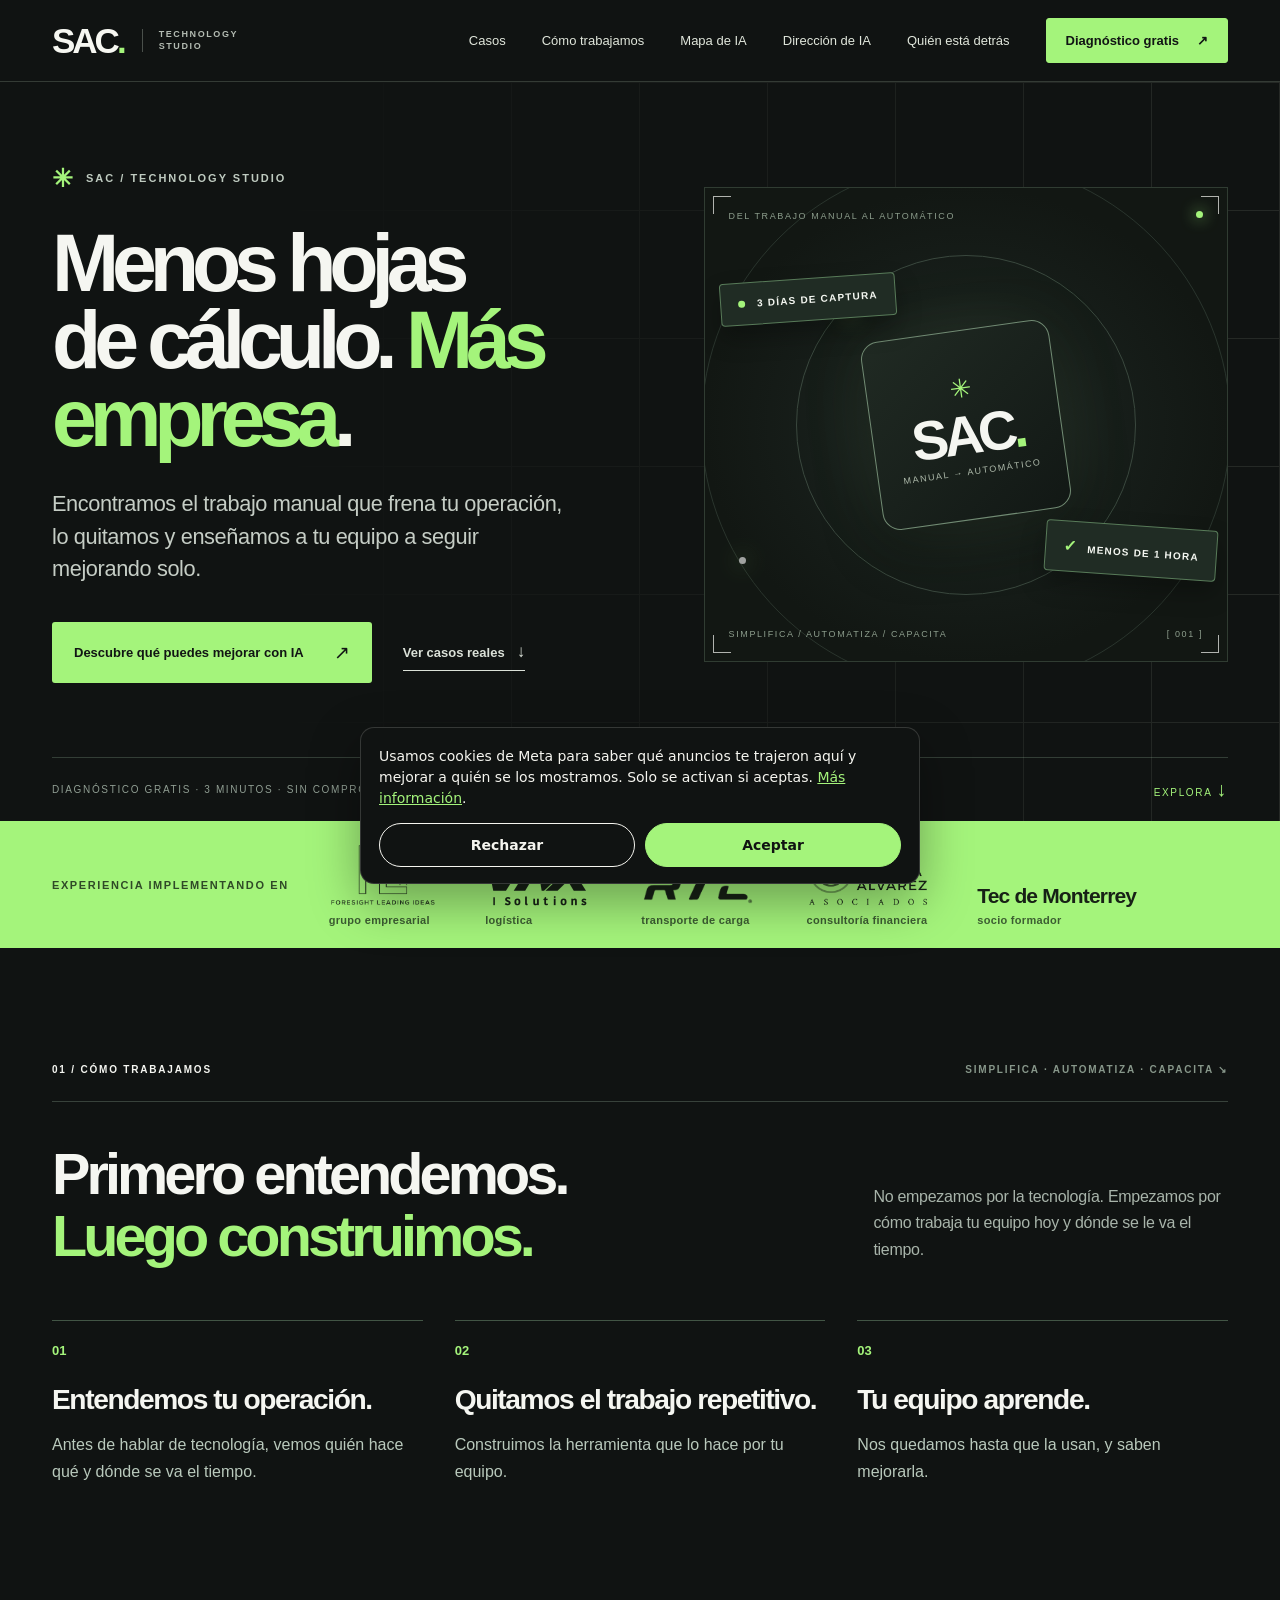
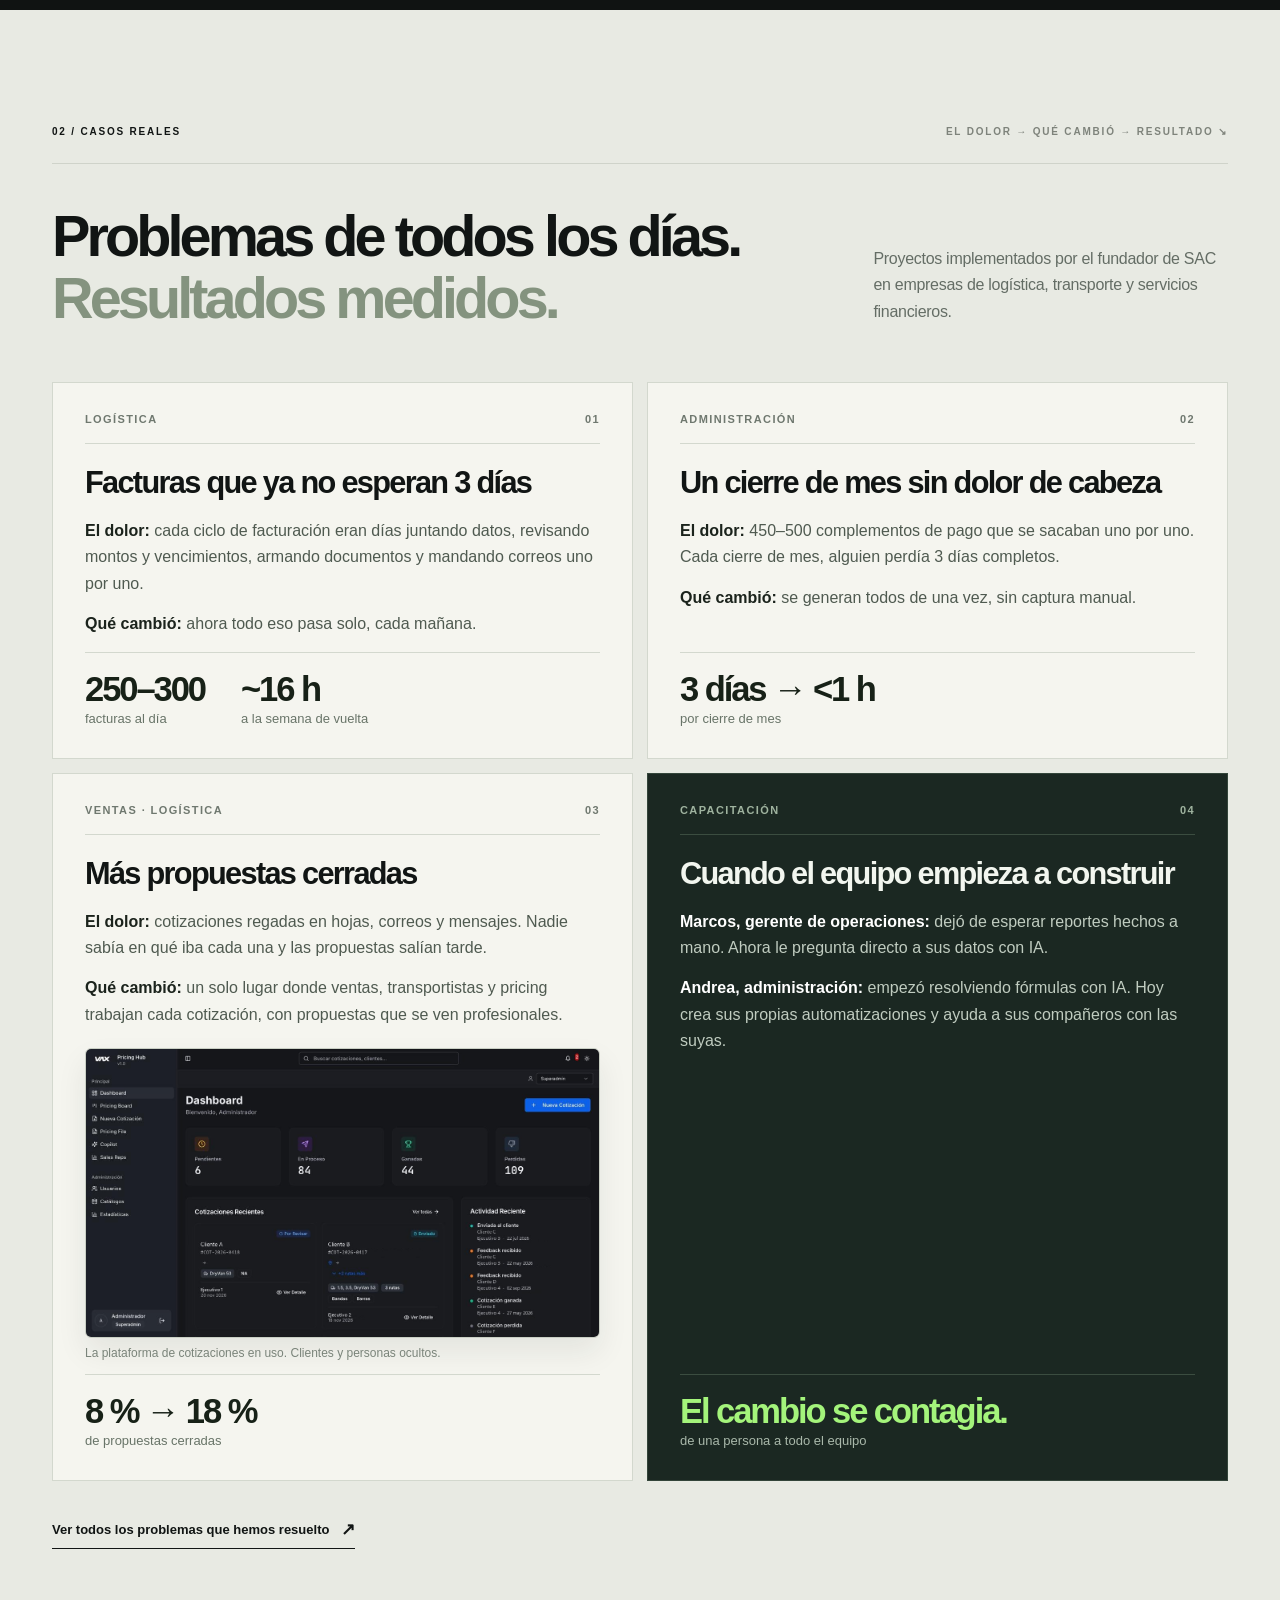
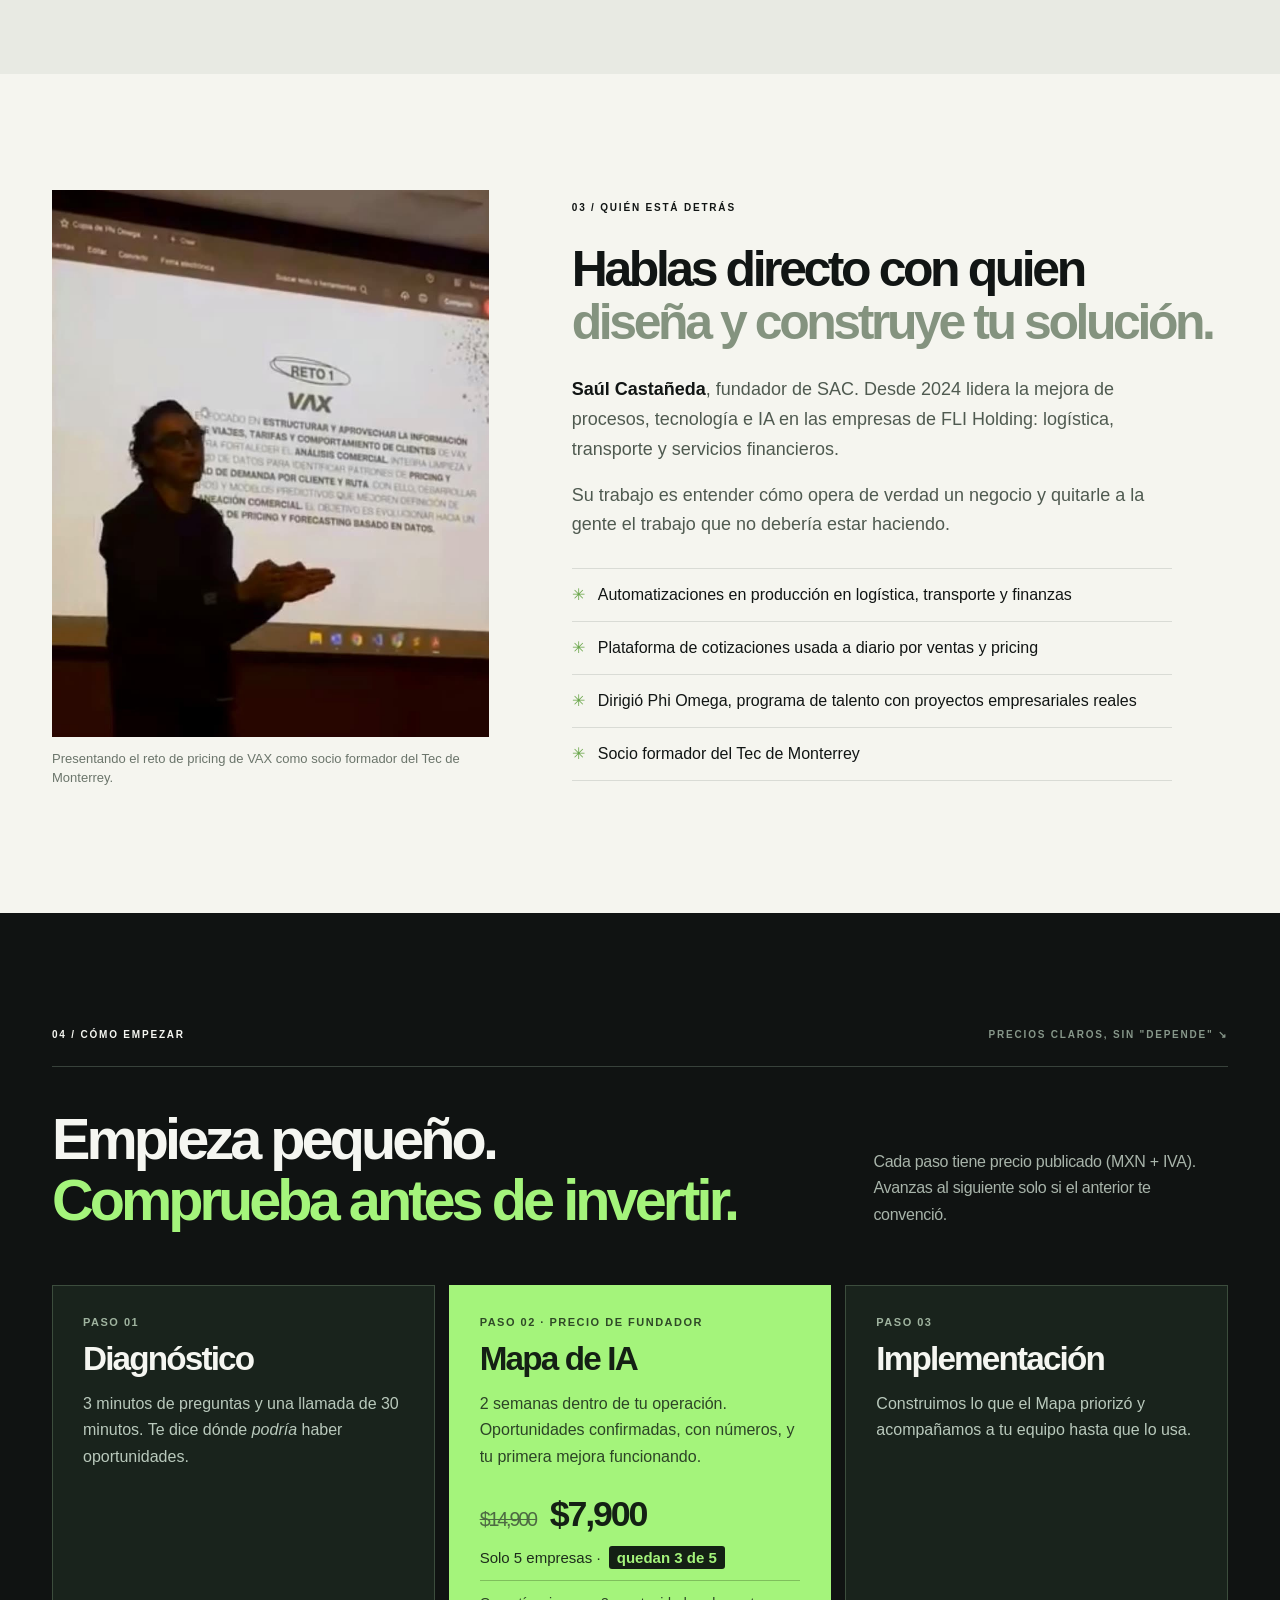
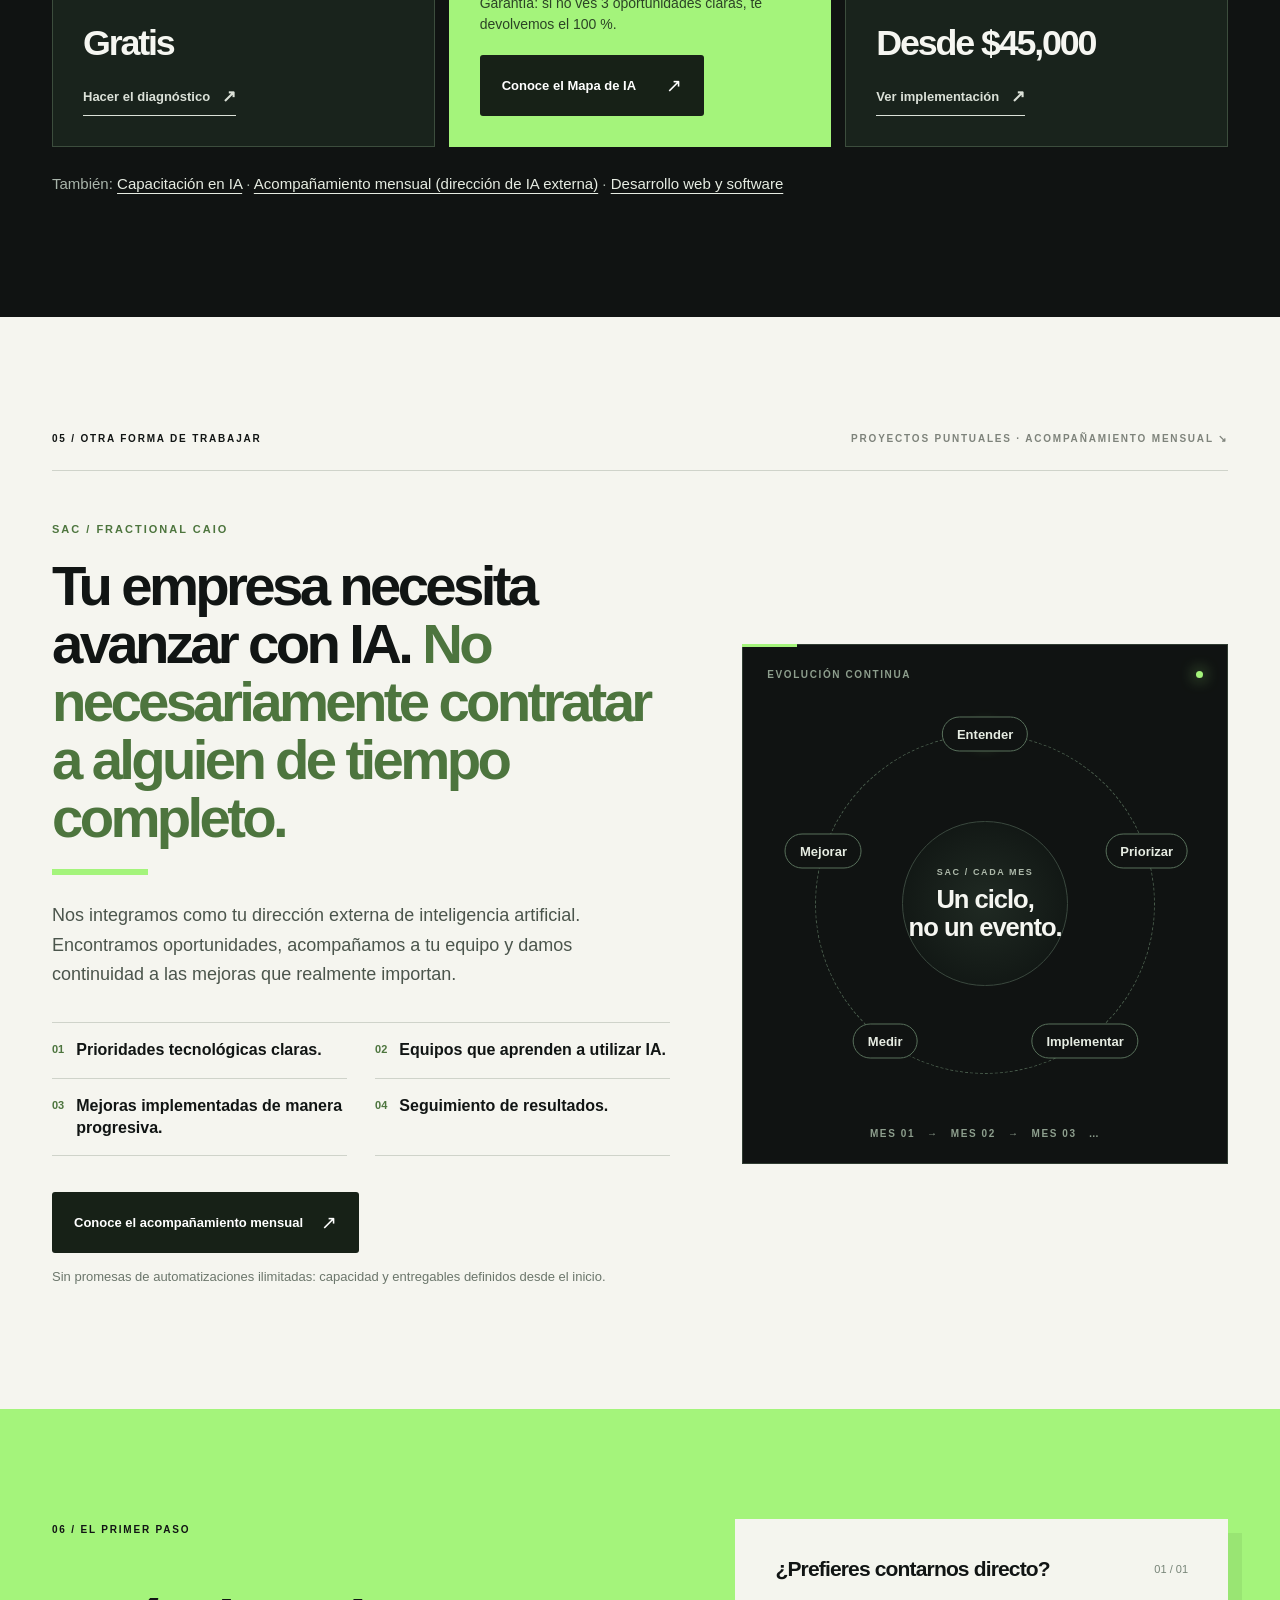
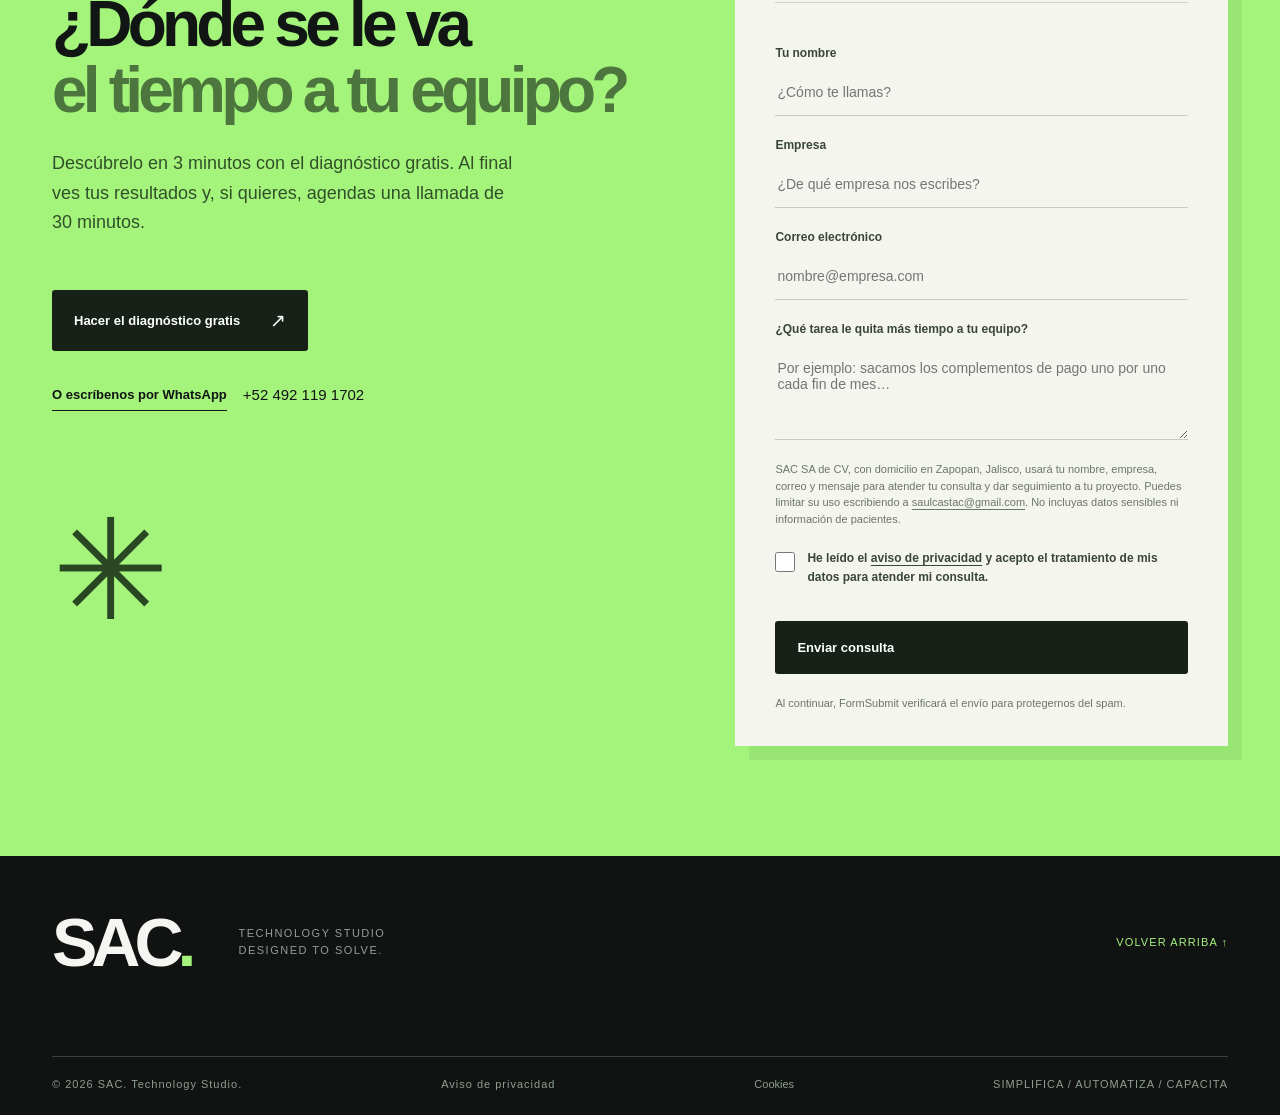
<file: index.html>
<!doctype html>
<html lang="es-MX">
<head>
  <meta charset="utf-8" />
  <meta name="viewport" content="width=device-width, initial-scale=1" />
  <meta name="theme-color" content="#101312" />
  <meta name="description" content="Encontramos el trabajo manual que frena tu operación, lo quitamos y enseñamos a tu equipo a seguir mejorando solo. Diagnóstico de IA gratis en 3 minutos." />
  <link rel="canonical" href="https://saacstudio.com/" />
  <meta property="og:type" content="website" />
  <meta property="og:url" content="https://saacstudio.com/" />
  <meta property="og:image" content="https://saacstudio.com/og-image.png" />
  <meta property="og:image:type" content="image/png" />
  <meta property="og:image:width" content="1731" />
  <meta property="og:image:height" content="909" />
  <meta property="og:image:alt" content="SAC Technology Studio — Tecnología que resuelve." />
  <meta name="twitter:card" content="summary_large_image" />
  <meta name="twitter:image" content="https://saacstudio.com/og-image.png" />
  <meta name="twitter:image:alt" content="SAC Technology Studio — Tecnología que resuelve." />
  <meta property="og:title" content="SAC — Menos hojas de cálculo. Más empresa." />
  <meta property="og:description" content="Quitamos el trabajo manual que frena tu operación y enseñamos a tu equipo a seguir mejorando solo." />
  <title>SAC® — Menos hojas de cálculo. Más empresa.</title>
  <link rel="icon" type="image/svg+xml" href="./favicon.svg" />
  <link rel="stylesheet" href="./styles.css" />
  <script src="/tracking.js" defer></script>
  <script src="/analytics.js" defer></script>
  <script src="./main.js" defer></script>
</head>
<body data-service="inicio">
  <a class="skip-link" href="#contenido">Saltar al contenido</a>
  <header class="site-header" id="inicio">
    <div class="container nav-wrap">
      <a class="brand" href="#inicio" aria-label="SAC, ir al inicio"><span>SAC<span class="brand-dot">.</span></span><span class="brand-sub">TECHNOLOGY<br>STUDIO</span></a>
      <button class="menu-toggle" type="button" aria-controls="nav-menu" aria-expanded="false" aria-label="Abrir menú"><span></span><span></span></button>
      <nav class="nav" id="nav-menu" aria-label="Principal">
        <a href="#casos">Casos</a>
        <a href="#proceso">Cómo trabajamos</a>
        <a href="/mapa-ia">Mapa de IA</a>
        <a href="/servicios/acompanamiento-ia">Dirección de IA</a>
        <a href="#fundador">Quién está detrás</a>
        <a class="nav-cta" href="/diagnostico/" data-cta="header">Diagnóstico gratis <span aria-hidden="true">↗</span></a>
      </nav>
    </div>
  </header>

  <main id="contenido">
    <section class="hero theme-dark" aria-labelledby="hero-title">
      <div class="hero-gridlines" aria-hidden="true"></div>
      <div class="container hero-layout">
        <div class="hero-copy">
          <div class="eyebrow"><span class="sparkle" aria-hidden="true">✳</span> SAC / TECHNOLOGY STUDIO</div>
          <h1 id="hero-title" class="hero-title-long">Menos hojas de cálculo. <span class="accent">Más empresa<span class="period">.</span></span></h1>
          <p class="hero-intro">Encontramos el trabajo manual que frena tu operación, lo quitamos y enseñamos a tu equipo a seguir mejorando solo.</p>
          <div class="hero-actions">
            <a class="button button-lime" href="/diagnostico/" data-cta="hero">Descubre qué puedes mejorar con IA <span aria-hidden="true">↗</span></a>
            <a class="text-link light-link" href="#casos">Ver casos reales <span aria-hidden="true">↓</span></a>
          </div>
        </div>
        <div class="hero-visual" role="img" aria-label="Representación visual de trabajo manual convertido en un proceso automático">
          <div class="visual-header"><span>DEL TRABAJO MANUAL AL AUTOMÁTICO</span><span class="status-dot"></span></div>
          <div class="visual-orbit visual-orbit-one"></div>
          <div class="visual-orbit visual-orbit-two"></div>
          <div class="floating-chip chip-top"><span class="chip-dot"></span> 3 DÍAS DE CAPTURA</div>
          <div class="visual-core"><span class="core-cross">✳</span><span class="core-text">SAC<span>.</span></span><small>MANUAL → AUTOMÁTICO</small></div>
          <div class="floating-chip chip-bottom"><span class="checkmark">✓</span> MENOS DE 1 HORA</div>
          <div class="visual-corner corner-tl"></div><div class="visual-corner corner-tr"></div><div class="visual-corner corner-bl"></div><div class="visual-corner corner-br"></div>
          <div class="visual-footer"><span>SIMPLIFICA / AUTOMATIZA / CAPACITA</span><span>[ 001 ]</span></div>
        </div>
      </div>
      <div class="container hero-bottom"><span>DIAGNÓSTICO GRATIS · 3 MINUTOS · SIN COMPROMISO</span><a href="#casos">EXPLORA <span aria-hidden="true">↓</span></a></div>
    </section>

    <div class="proof-strip" aria-label="Experiencia implementando en">
      <div class="container proof-strip-inner">
        <span class="proof-label">Experiencia implementando en</span>
        <ul class="proof-logos">
          <li><img class="logo-fli" src="/img/logos/logo-fli.png" width="339" height="200" alt="FLI Holding"><small>grupo empresarial</small></li>
          <li><img class="logo-vax" src="/img/logos/logo-vax.png" width="432" height="200" alt="VAX Solutions"><small>logística</small></li>
          <li><img class="logo-rtc" src="/img/logos/logo-rtc.png" width="618" height="200" alt="RTC Transportes"><small>transporte de carga</small></li>
          <li><img class="logo-rga" src="/img/logos/logo-rga.png" width="409" height="200" alt="RGA, Roque Gardea Alvarez Asociados"><small>consultoría financiera</small></li>
          <li class="proof-text"><span>Tec de Monterrey</span><small>socio formador</small></li>
        </ul>
      </div>
    </div>

    <section class="section steps-home theme-dark" id="proceso" aria-labelledby="process-title">
      <div class="container">
        <div class="section-top"><span class="section-label">01 / CÓMO TRABAJAMOS</span><span class="tiny-index">SIMPLIFICA · AUTOMATIZA · CAPACITA ↘</span></div>
        <div class="section-heading-grid"><h2 id="process-title">Primero entendemos.<br><em>Luego construimos.</em></h2><p>No empezamos por la tecnología. Empezamos por cómo trabaja tu equipo hoy y dónde se le va el tiempo.</p></div>
        <ol class="home-steps">
          <li><span class="home-step-num">01</span><h3>Entendemos tu operación.</h3><p>Antes de hablar de tecnología, vemos quién hace qué y dónde se va el tiempo.</p></li>
          <li><span class="home-step-num">02</span><h3>Quitamos el trabajo repetitivo.</h3><p>Construimos la herramienta que lo hace por tu equipo.</p></li>
          <li><span class="home-step-num">03</span><h3>Tu equipo aprende.</h3><p>Nos quedamos hasta que la usan, y saben mejorarla.</p></li>
        </ol>
      </div>
    </section>

    <section class="section cases" id="casos" aria-labelledby="cases-title">
      <div class="container">
        <div class="section-top"><span class="section-label">02 / CASOS REALES</span><span class="tiny-index">EL DOLOR → QUÉ CAMBIÓ → RESULTADO ↘</span></div>
        <div class="section-heading-grid"><h2 id="cases-title">Problemas de todos los días.<br><em>Resultados medidos.</em></h2><p>Proyectos implementados por el fundador de SAC en empresas de logística, transporte y servicios financieros.</p></div>
        <div class="case-grid">
          <article class="case-card">
            <div class="case-meta"><span>LOGÍSTICA</span><span>01</span></div>
            <h3>Facturas que ya no esperan 3 días</h3>
            <p class="case-pain"><strong>El dolor:</strong> cada ciclo de facturación eran días juntando datos, revisando montos y vencimientos, armando documentos y mandando correos uno por uno.</p>
            <p class="case-change"><strong>Qué cambió:</strong> ahora todo eso pasa solo, cada mañana.</p>
            <div class="case-result"><div><strong>250–300</strong><small>facturas al día</small></div><div><strong>~16 h</strong><small>a la semana de vuelta</small></div></div>
          </article>
          <article class="case-card">
            <div class="case-meta"><span>ADMINISTRACIÓN</span><span>02</span></div>
            <h3>Un cierre de mes sin dolor de cabeza</h3>
            <p class="case-pain"><strong>El dolor:</strong> 450–500 complementos de pago que se sacaban uno por uno. Cada cierre de mes, alguien perdía 3 días completos.</p>
            <p class="case-change"><strong>Qué cambió:</strong> se generan todos de una vez, sin captura manual.</p>
            <div class="case-result"><div><strong>3 días → &lt;1 h</strong><small>por cierre de mes</small></div></div>
          </article>
          <article class="case-card">
            <div class="case-meta"><span>VENTAS · LOGÍSTICA</span><span>03</span></div>
            <h3>Más propuestas cerradas</h3>
            <p class="case-pain"><strong>El dolor:</strong> cotizaciones regadas en hojas, correos y mensajes. Nadie sabía en qué iba cada una y las propuestas salían tarde.</p>
            <p class="case-change"><strong>Qué cambió:</strong> un solo lugar donde ventas, transportistas y pricing trabajan cada cotización, con propuestas que se ven profesionales.</p>
            <figure class="case-shot"><img src="/img/pricing-hub.jpg" width="1280" height="717" alt="Tablero de la plataforma de cotizaciones: pendientes, en proceso, ganadas y perdidas, cotizaciones recientes y actividad" loading="lazy"><figcaption>La plataforma de cotizaciones en uso. Clientes y personas ocultos.</figcaption></figure>
            <div class="case-result"><div><strong>8 % → 18 %</strong><small>de propuestas cerradas</small></div></div>
          </article>
          <article class="case-card case-card-dark">
            <div class="case-meta"><span>CAPACITACIÓN</span><span>04</span></div>
            <h3>Cuando el equipo empieza a construir</h3>
            <p><strong>Marcos, gerente de operaciones:</strong> dejó de esperar reportes hechos a mano. Ahora le pregunta directo a sus datos con IA.</p>
            <p><strong>Andrea, administración:</strong> empezó resolviendo fórmulas con IA. Hoy crea sus propias automatizaciones y ayuda a sus compañeros con las suyas.</p>
            <div class="case-result"><div><strong>El cambio se contagia.</strong><small>de una persona a todo el equipo</small></div></div>
          </article>
        </div>
        <p class="cases-more"><a class="text-link" href="/trabajo">Ver todos los problemas que hemos resuelto <span aria-hidden="true">↗</span></a></p>
      </div>
    </section>

    <section class="section founder" id="fundador" aria-labelledby="founder-title">
      <div class="container founder-grid">
        <figure class="founder-photo">
          <img src="/img/saul-presentando.jpg" width="800" height="1000" alt="Saúl Castañeda presentando un reto de pricing y pronóstico de demanda de VAX Solutions" loading="lazy" />
          <figcaption>Presentando el reto de pricing de VAX como socio formador del Tec de Monterrey.</figcaption>
        </figure>
        <div class="founder-copy">
          <span class="section-label">03 / QUIÉN ESTÁ DETRÁS</span>
          <h2 id="founder-title">Hablas directo con quien <em>diseña y construye tu solución.</em></h2>
          <p><strong>Saúl Castañeda</strong>, fundador de SAC. Desde 2024 lidera la mejora de procesos, tecnología e IA en las empresas de FLI Holding: logística, transporte y servicios financieros.</p>
          <p>Su trabajo es entender cómo opera de verdad un negocio y quitarle a la gente el trabajo que no debería estar haciendo.</p>
          <ul class="founder-facts">
            <li>Automatizaciones en producción en logística, transporte y finanzas</li>
            <li>Plataforma de cotizaciones usada a diario por ventas y pricing</li>
            <li>Dirigió Phi Omega, programa de talento con proyectos empresariales reales</li>
            <li>Socio formador del Tec de Monterrey</li>
          </ul>
        </div>
      </div>
    </section>

    <section class="section offer theme-dark" id="empezar" aria-labelledby="offer-title">
      <div class="container">
        <div class="section-top"><span class="section-label">04 / CÓMO EMPEZAR</span><span class="tiny-index">PRECIOS CLAROS, SIN "DEPENDE" ↘</span></div>
        <div class="section-heading-grid"><h2 id="offer-title">Empieza pequeño.<br><em>Comprueba antes de invertir.</em></h2><p>Cada paso tiene precio publicado (MXN + IVA). Avanzas al siguiente solo si el anterior te convenció.</p></div>
        <div class="offer-grid">
          <article class="offer-card">
            <span class="offer-step">PASO 01</span>
            <h3>Diagnóstico</h3>
            <p>3 minutos de preguntas y una llamada de 30 minutos. Te dice dónde <em>podría</em> haber oportunidades.</p>
            <strong class="offer-price">Gratis</strong>
            <a class="text-link light-link" href="/diagnostico/" data-cta="offer-diagnostico">Hacer el diagnóstico <span aria-hidden="true">↗</span></a>
          </article>
          <article class="offer-card offer-card-featured">
            <span class="offer-step">PASO 02 · PRECIO DE FUNDADOR</span>
            <h3>Mapa de IA</h3>
            <p>2 semanas dentro de tu operación. Oportunidades confirmadas, con números, y tu primera mejora funcionando.</p>
            <strong class="offer-price"><s>$14,900</s> $7,900</strong>
            <span class="offer-seats">Solo 5 empresas · <b>quedan 3 de 5</b></span>
            <span class="offer-guarantee">Garantía: si no ves 3 oportunidades claras, te devolvemos el 100 %.</span>
            <a class="button button-dark" href="/mapa-ia" data-cta="offer-mapa">Conoce el Mapa de IA <span aria-hidden="true">↗</span></a>
          </article>
          <article class="offer-card">
            <span class="offer-step">PASO 03</span>
            <h3>Implementación</h3>
            <p>Construimos lo que el Mapa priorizó y acompañamos a tu equipo hasta que lo usa.</p>
            <strong class="offer-price">Desde $45,000</strong>
            <a class="text-link light-link" href="/servicios/automatizacion-ia">Ver implementación <span aria-hidden="true">↗</span></a>
          </article>
        </div>
        <p class="offer-more">También: <a href="/servicios/capacitacion-ia">Capacitación en IA</a> · <a href="/servicios/acompanamiento-ia">Acompañamiento mensual (dirección de IA externa)</a> · <a href="/servicios/desarrollo-web">Desarrollo web y software</a></p>
      </div>
    </section>

    <!-- caio:inicio (generado por scripts/build_services.py) -->
    <section class="section caio-home" id="direccion-ia" aria-labelledby="caio-home-title">
      <div class="container">
        <div class="section-top"><span class="section-label">05 / OTRA FORMA DE TRABAJAR</span><span class="tiny-index">PROYECTOS PUNTUALES · ACOMPAÑAMIENTO MENSUAL ↘</span></div>
        <div class="caio-home-grid">
          <div class="caio-home-copy">
            <p class="caio-eyebrow">SAC / FRACTIONAL CAIO</p>
            <h2 id="caio-home-title">Tu empresa necesita avanzar con IA. <em>No necesariamente contratar a alguien de tiempo completo.</em></h2>
            <p class="caio-home-text">Nos integramos como tu dirección externa de inteligencia artificial. Encontramos oportunidades, acompañamos a tu equipo y damos continuidad a las mejoras que realmente importan.</p>
            <ul class="caio-capabilities"><li><span>01</span>Prioridades tecnológicas claras.</li><li><span>02</span>Equipos que aprenden a utilizar IA.</li><li><span>03</span>Mejoras implementadas de manera progresiva.</li><li><span>04</span>Seguimiento de resultados.</li></ul>
            <a class="button button-dark" href="/servicios/acompanamiento-ia" data-cta="home-caio">Conoce el acompañamiento mensual <span aria-hidden="true">↗</span></a>
            <p class="caio-home-note">Sin promesas de automatizaciones ilimitadas: capacidad y entregables definidos desde el inicio.</p>
          </div>
          <div class="caio-cycle-panel"><div class="caio-cycle-head" aria-hidden="true"><span>EVOLUCIÓN CONTINUA</span><span class="status-dot"></span></div>
<div class="caio-cycle" role="img" aria-label="Ciclo de trabajo continuo: entender, priorizar, implementar, medir, mejorar, y vuelve a empezar.">
<div class="caio-cycle-ring" aria-hidden="true"><span class="caio-cycle-runner"></span></div>
<div class="caio-cycle-center" aria-hidden="true"><small>SAC / CADA MES</small><strong>Un ciclo,<br>no un evento.</strong></div>
<ol class="caio-cycle-nodes" aria-hidden="true"><li>Entender</li><li>Priorizar</li><li>Implementar</li><li>Medir</li><li>Mejorar</li></ol></div>
<div class="caio-cycle-foot" aria-hidden="true"><span>MES 01</span><span>→</span><span>MES 02</span><span>→</span><span>MES 03</span><span>…</span></div></div>
        </div>
      </div>
    </section>
    <!-- caio:fin -->

    <section class="contact-section" id="contacto" aria-labelledby="contact-title">
      <div class="container contact-grid"><div class="contact-copy"><span class="section-label">06 / EL PRIMER PASO</span><h2 id="contact-title">¿Dónde se le va<br><em>el tiempo a tu equipo?</em></h2><p>Descúbrelo en 3 minutos con el diagnóstico gratis. Al final ves tus resultados y, si quieres, agendas una llamada de 30 minutos.</p><div class="contact-whatsapp"><a class="button button-dark" href="/diagnostico/" data-cta="closing">Hacer el diagnóstico gratis <span aria-hidden="true">↗</span></a></div><div class="contact-whatsapp"><a class="text-link" href="https://wa.me/524921191702" target="_blank" rel="noopener noreferrer" aria-label="Escríbenos por WhatsApp al +52 492 119 1702">O escríbenos por WhatsApp</a><span class="contact-whatsapp-number">+52 492 119 1702</span></div><span class="contact-mark" aria-hidden="true">✳</span></div><div class="contact-form-wrap"><div class="contact-form-top"><strong>¿Prefieres contarnos directo?</strong><span>01 / 01</span></div><form id="contact-form" action="https://formsubmit.co/saulcastac@gmail.com" method="POST" data-service="inicio">
<input type="hidden" name="_subject" value="Nueva consulta — SAC Technology Studio">
<input type="hidden" name="_template" value="table">
<input type="hidden" name="servicio_origen" value="inicio">
<input type="hidden" name="landing_origen" value="/">
<input type="hidden" name="utm_source" value=""><input type="hidden" name="utm_medium" value=""><input type="hidden" name="utm_campaign" value=""><input type="hidden" name="utm_content" value=""><input type="hidden" name="utm_term" value="">
<input type="hidden" name="_next" value="https://saacstudio.com/gracias.html">
<input type="text" name="_honey" class="form-honey" tabindex="-1" autocomplete="off" aria-hidden="true">
<label for="contact-name">Tu nombre</label><input id="contact-name" name="nombre" autocomplete="name" placeholder="¿Cómo te llamas?" required maxlength="100" /><label for="contact-company">Empresa</label><input id="contact-company" name="empresa" autocomplete="organization" placeholder="¿De qué empresa nos escribes?" maxlength="120" /><label for="contact-email">Correo electrónico</label><input id="contact-email" name="email" autocomplete="email" type="email" placeholder="nombre@empresa.com" required maxlength="180" /><label for="contact-message">¿Qué tarea le quita más tiempo a tu equipo?</label><textarea id="contact-message" name="mensaje" placeholder="Por ejemplo: sacamos los complementos de pago uno por uno cada fin de mes…" required maxlength="2500" rows="4"></textarea><p class="form-note">SAC SA de CV, con domicilio en Zapopan, Jalisco, usará tu nombre, empresa, correo y mensaje para atender tu consulta y dar seguimiento a tu proyecto. Puedes limitar su uso escribiendo a <a href="mailto:saulcastac@gmail.com">saulcastac@gmail.com</a>. No incluyas datos sensibles ni información de pacientes.</p>
<label class="privacy-consent"><input type="checkbox" name="consentimiento" value="Acepto el aviso de privacidad y el tratamiento para atender mi consulta" required><span>He leído el <a href="./privacidad.html" target="_blank" rel="noopener">aviso de privacidad</a> y acepto el tratamiento de mis datos para atender mi consulta.</span></label>
<button class="button button-dark" type="submit">Enviar consulta</button><p class="form-note" id="form-status" role="status">Al continuar, FormSubmit verificará el envío para protegernos del spam.</p></form></div></div>
    </section>
  </main>
  <footer class="footer theme-dark"><div class="container footer-top"><a href="#inicio" class="footer-brand">SAC<span>.</span></a><span>TECHNOLOGY STUDIO<br>DESIGNED TO SOLVE.</span><a href="#inicio" class="back-top">VOLVER ARRIBA ↑</a></div><div class="container footer-bottom"><span>© <span id="year"></span> SAC. Technology Studio.</span><a href="./privacidad.html">Aviso de privacidad</a><button type="button" data-cookie-settings hidden>Cookies</button><span>SIMPLIFICA / AUTOMATIZA / CAPACITA</span></div></footer>
</body>
</html>
</file>
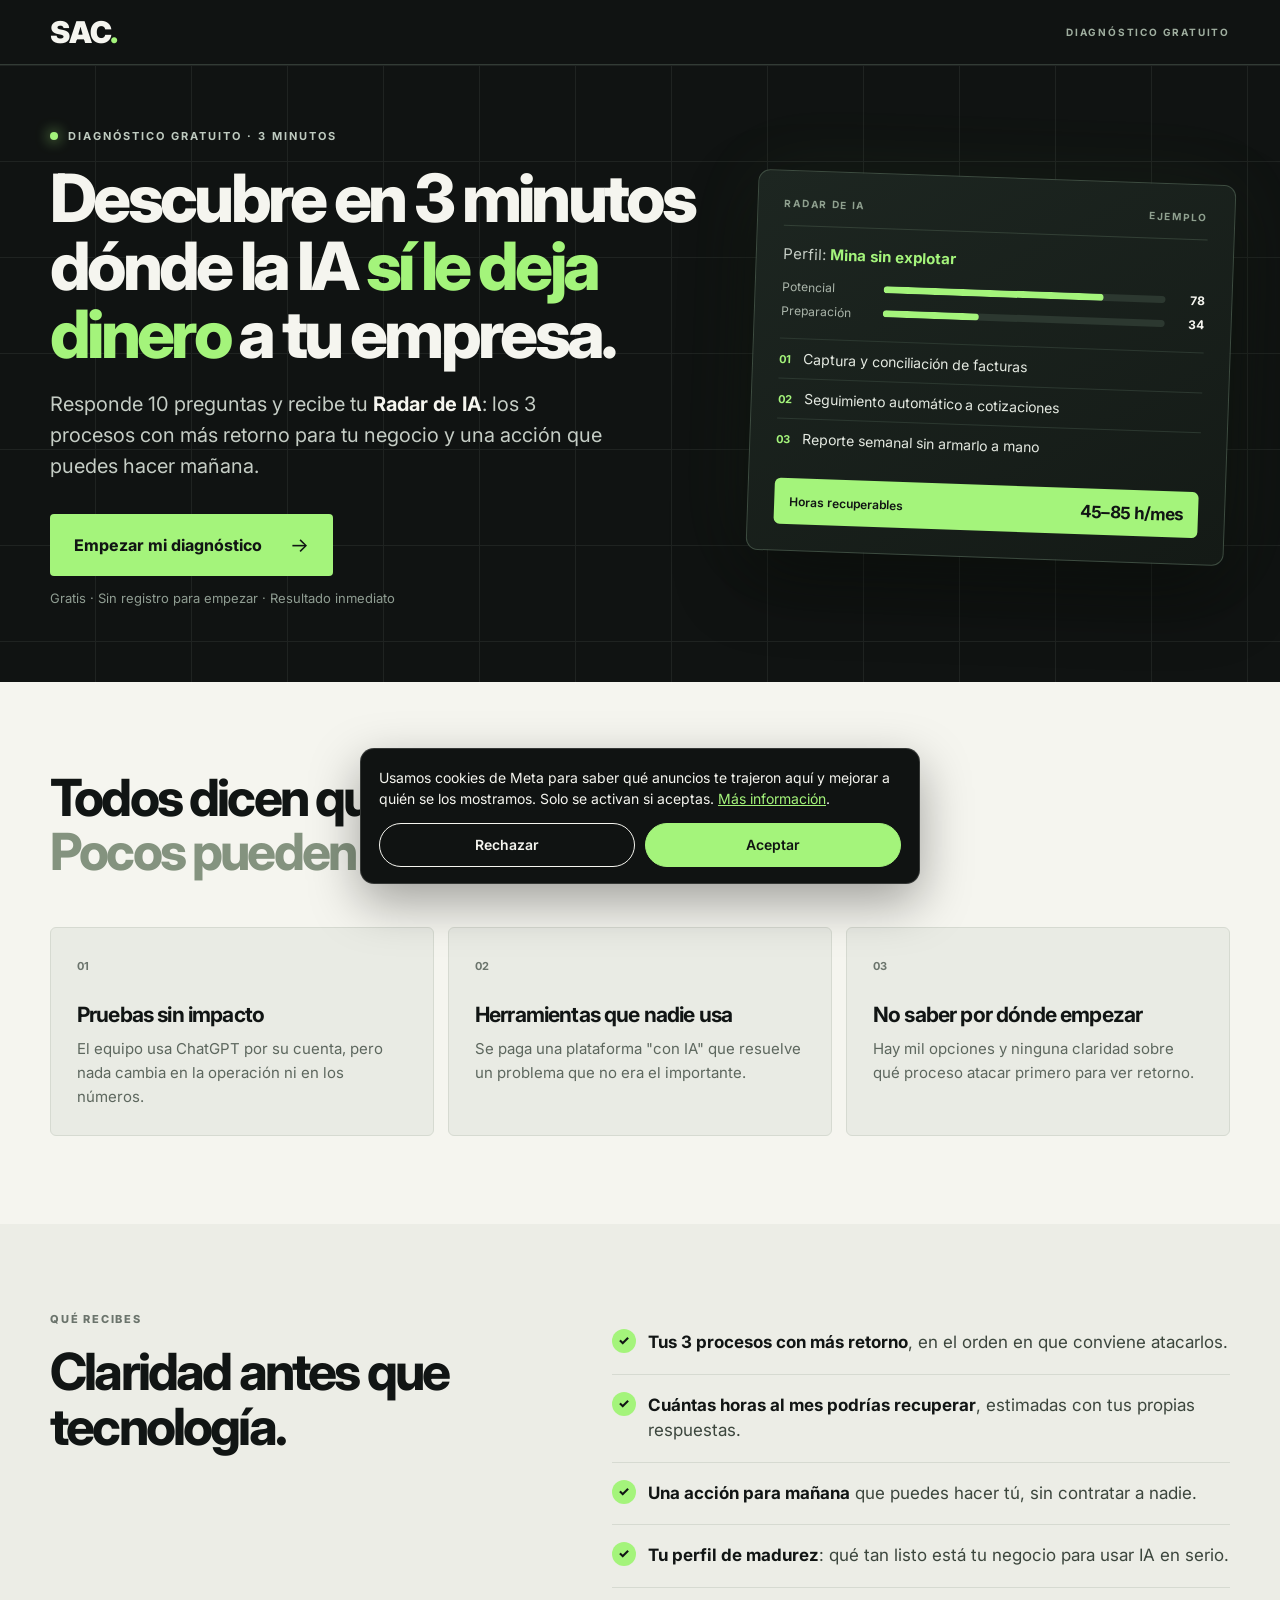
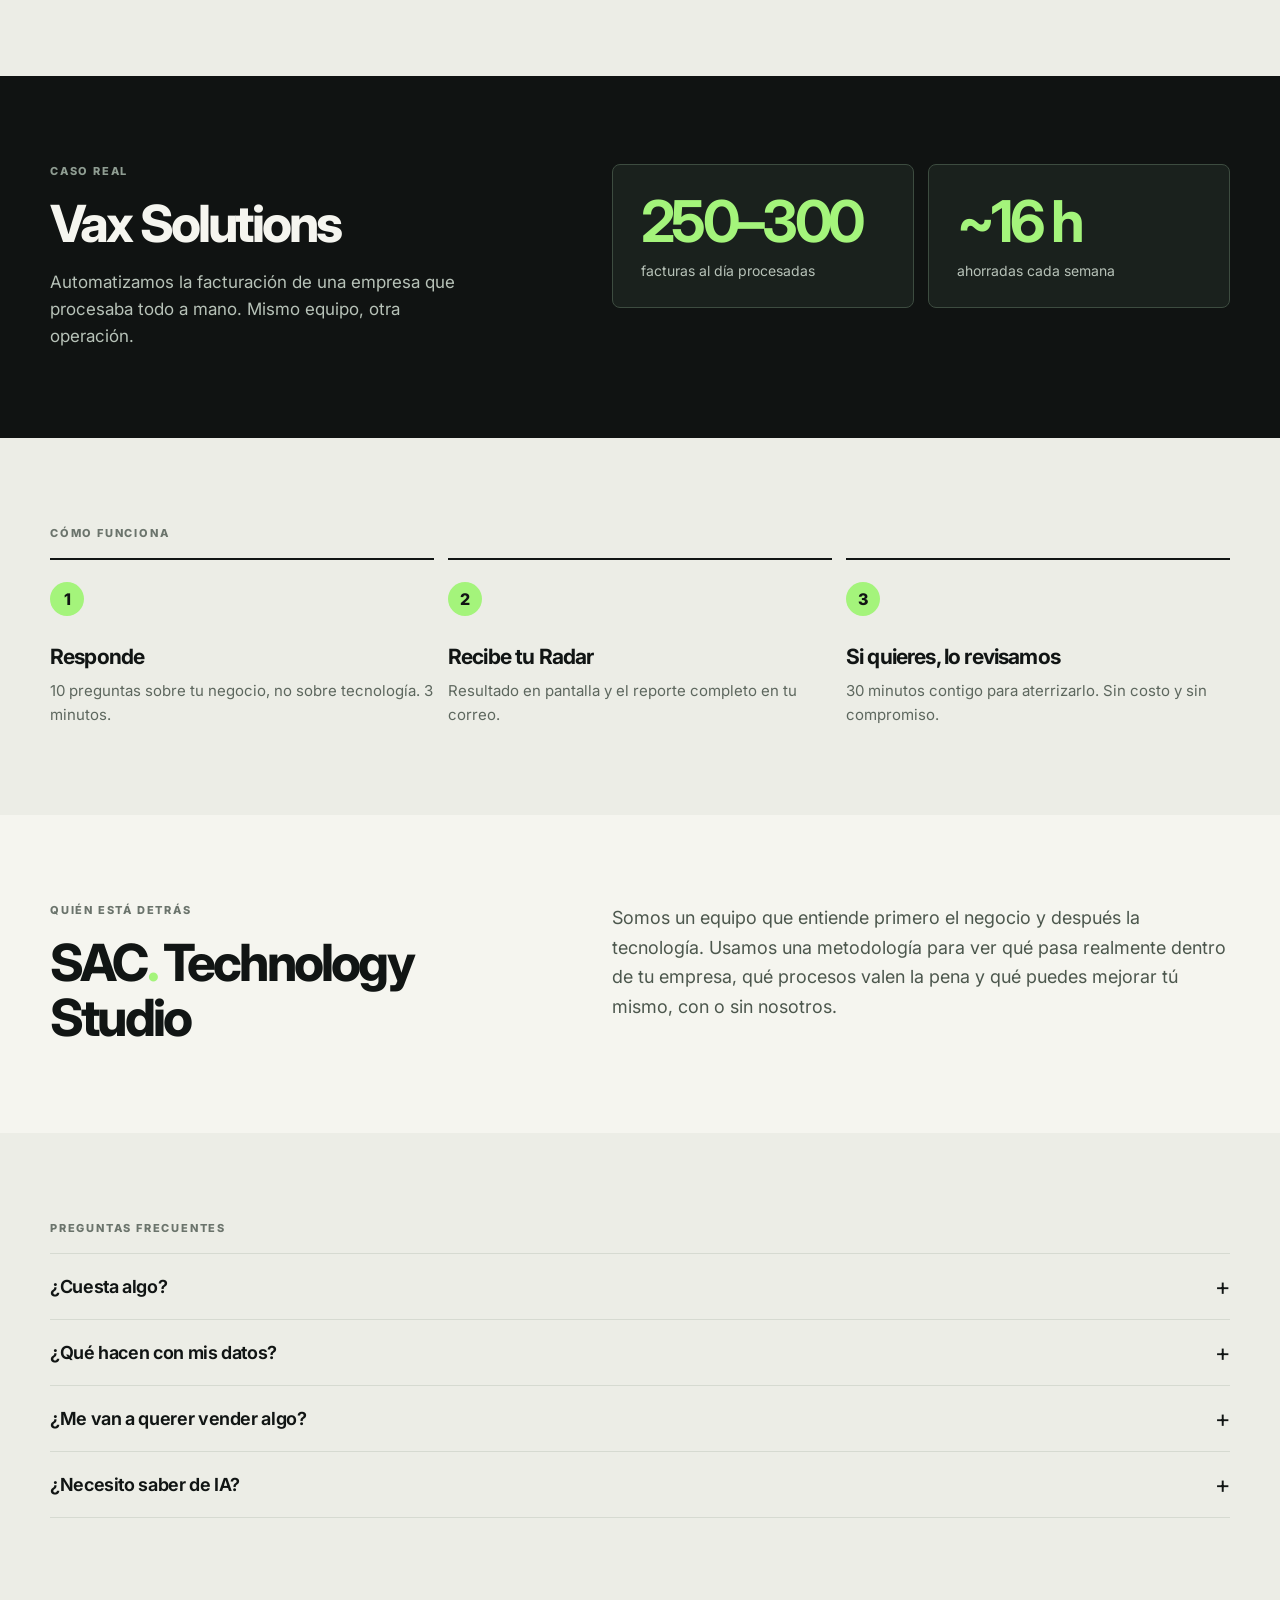
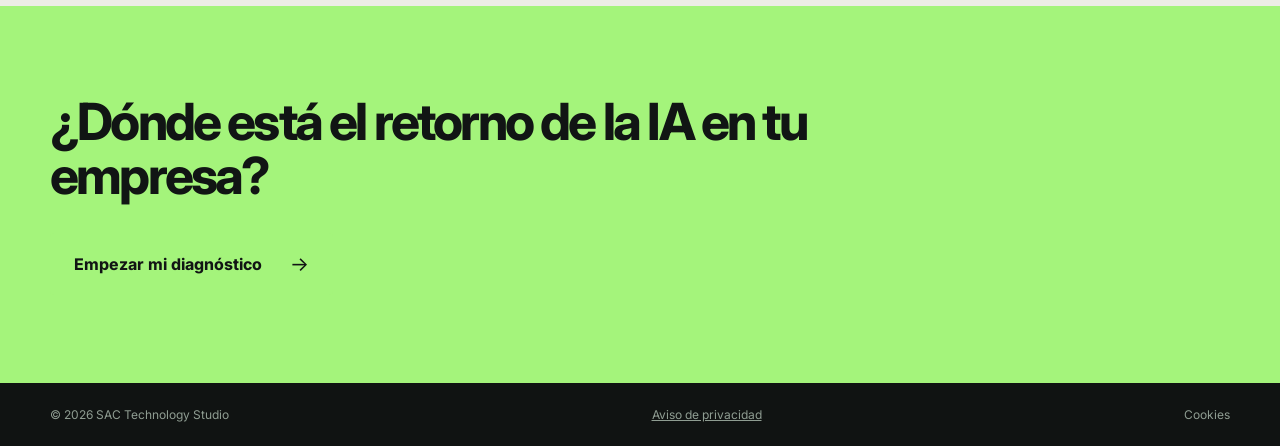
<file: diagnostico/index.html>
<!doctype html>
<html lang="es-MX">
<head>
  <meta charset="utf-8" />
  <meta name="viewport" content="width=device-width, initial-scale=1" />
  <meta name="theme-color" content="#101312" />
  <title>Diagnóstico de IA gratuito — SAC</title>
  <meta name="description" content="Responde 10 preguntas y descubre en 3 minutos los 3 procesos de tu empresa donde la IA sí deja retorno." />
  <meta property="og:type" content="website" />
  <meta property="og:title" content="Diagnóstico de IA en 3 minutos — SAC" />
  <meta property="og:description" content="Descubre dónde la IA sí le deja dinero a tu empresa. Gratis y con resultado inmediato." />
  <meta property="og:locale" content="es_MX" />
  <link rel="icon" type="image/svg+xml" href="../favicon.svg" />
  <link rel="preconnect" href="https://fonts.googleapis.com" />
  <link rel="preconnect" href="https://fonts.gstatic.com" crossorigin />
  <link rel="stylesheet" href="https://fonts.googleapis.com/css2?family=Inter:wght@400;500;600;700;800;900&display=swap" />
  <link rel="stylesheet" href="./diagnostico.css" />
  <script src="/tracking.js" defer></script>
  <script src="./diagnostico.js" defer></script>
</head>
<body>
  <!-- Landing: una sola acción, sin menú -->
  <header class="top">
    <div class="wrap top-inner">
      <span class="brand">SAC<span class="dot">.</span></span>
      <span class="top-tag">DIAGNÓSTICO GRATUITO</span>
    </div>
  </header>

  <main id="landing">
    <section class="hero">
      <div class="wrap hero-grid">
        <div class="hero-copy">
          <p class="eyebrow"><span class="pulse"></span>DIAGNÓSTICO GRATUITO · 3 MINUTOS</p>
          <h1 id="hero-title">Descubre en 3 minutos dónde la IA <em>sí le deja dinero</em> a tu empresa.</h1>
          <p class="hero-sub" id="hero-sub">Responde 10 preguntas y recibe tu <strong>Radar de IA</strong>: los 3 procesos con más retorno para tu negocio y una acción que puedes hacer mañana.</p>
          <button class="btn btn-lime js-start" type="button">Empezar mi diagnóstico <span aria-hidden="true">→</span></button>
          <p class="micro">Gratis · Sin registro para empezar · Resultado inmediato</p>
        </div>

        <div class="hero-card" aria-hidden="true">
          <div class="card-head"><span>RADAR DE IA</span><span>EJEMPLO</span></div>
          <p class="card-profile">Perfil: <strong>Mina sin explotar</strong></p>
          <div class="meter"><span>Potencial</span><b><i style="width:78%"></i></b><em>78</em></div>
          <div class="meter"><span>Preparación</span><b><i style="width:34%"></i></b><em>34</em></div>
          <ol class="card-list">
            <li><span>01</span>Captura y conciliación de facturas</li>
            <li><span>02</span>Seguimiento automático a cotizaciones</li>
            <li><span>03</span>Reporte semanal sin armarlo a mano</li>
          </ol>
          <div class="card-foot"><span>Horas recuperables</span><strong>45–85 h/mes</strong></div>
        </div>
      </div>
    </section>

    <section class="band problem">
      <div class="wrap">
        <h2>Todos dicen que usan IA.<br /><em>Pocos pueden decir cuánto les ahorra.</em></h2>
        <div class="three">
          <article><span class="num">01</span><h3>Pruebas sin impacto</h3><p>El equipo usa ChatGPT por su cuenta, pero nada cambia en la operación ni en los números.</p></article>
          <article><span class="num">02</span><h3>Herramientas que nadie usa</h3><p>Se paga una plataforma "con IA" que resuelve un problema que no era el importante.</p></article>
          <article><span class="num">03</span><h3>No saber por dónde empezar</h3><p>Hay mil opciones y ninguna claridad sobre qué proceso atacar primero para ver retorno.</p></article>
        </div>
      </div>
    </section>

    <section class="band light">
      <div class="wrap split">
        <div>
          <p class="label">QUÉ RECIBES</p>
          <h2>Claridad antes que tecnología.</h2>
        </div>
        <ul class="checks">
          <li><b>Tus 3 procesos con más retorno</b>, en el orden en que conviene atacarlos.</li>
          <li><b>Cuántas horas al mes podrías recuperar</b>, estimadas con tus propias respuestas.</li>
          <li><b>Una acción para mañana</b> que puedes hacer tú, sin contratar a nadie.</li>
          <li><b>Tu perfil de madurez</b>: qué tan listo está tu negocio para usar IA en serio.</li>
        </ul>
      </div>
    </section>

    <section class="band proof">
      <div class="wrap split">
        <div>
          <p class="label">CASO REAL</p>
          <h2>Vax Solutions</h2>
          <p class="proof-text">Automatizamos la facturación de una empresa que procesaba todo a mano. Mismo equipo, otra operación.</p>
        </div>
        <div class="metrics">
          <div><strong>250–300</strong><span>facturas al día procesadas</span></div>
          <div><strong>~16 h</strong><span>ahorradas cada semana</span></div>
        </div>
      </div>
    </section>

    <section class="band light">
      <div class="wrap">
        <p class="label">CÓMO FUNCIONA</p>
        <div class="steps">
          <div><span>1</span><h3>Responde</h3><p>10 preguntas sobre tu negocio, no sobre tecnología. 3 minutos.</p></div>
          <div><span>2</span><h3>Recibe tu Radar</h3><p>Resultado en pantalla y el reporte completo en tu correo.</p></div>
          <div><span>3</span><h3>Si quieres, lo revisamos</h3><p>30 minutos contigo para aterrizarlo. Sin costo y sin compromiso.</p></div>
        </div>
      </div>
    </section>

    <section class="band about">
      <div class="wrap split">
        <div>
          <p class="label">QUIÉN ESTÁ DETRÁS</p>
          <h2>SAC<span class="dot">.</span> Technology Studio</h2>
        </div>
        <p class="about-text">Somos un equipo que entiende primero el negocio y después la tecnología. Usamos una metodología para ver qué pasa realmente dentro de tu empresa, qué procesos valen la pena y qué puedes mejorar tú mismo, con o sin nosotros.</p>
      </div>
    </section>

    <section class="band light faq-band">
      <div class="wrap">
        <p class="label">PREGUNTAS FRECUENTES</p>
        <div class="faq">
          <details><summary>¿Cuesta algo?</summary><p>No. El diagnóstico y el reporte son gratuitos.</p></details>
          <details><summary>¿Qué hacen con mis datos?</summary><p>Los usamos solo para enviarte tu diagnóstico y, si lo pides, contactarte. Consulta el <a href="../privacidad.html">aviso de privacidad</a>.</p></details>
          <details><summary>¿Me van a querer vender algo?</summary><p>Te invitamos a una sesión de 30 minutos para revisar tu resultado. Si no te sirve, no pasa nada.</p></details>
          <details><summary>¿Necesito saber de IA?</summary><p>No. Las preguntas son sobre cómo funciona tu negocio, no sobre tecnología.</p></details>
        </div>
      </div>
    </section>

    <section class="band final">
      <div class="wrap final-inner">
        <h2>¿Dónde está el retorno de la IA en tu empresa?</h2>
        <button class="btn btn-lime js-start" type="button">Empezar mi diagnóstico <span aria-hidden="true">→</span></button>
      </div>
    </section>
  </main>

  <footer class="foot">
    <div class="wrap foot-inner"><span>© <span id="year"></span> SAC Technology Studio</span><a href="../privacidad.html">Aviso de privacidad</a> <button type="button" data-cookie-settings hidden>Cookies</button></div>
  </footer>

  <!-- Quiz: pantalla completa -->
  <div class="quiz" id="quiz" role="dialog" aria-modal="true" aria-labelledby="q-title" hidden>
    <div class="quiz-top">
      <span class="brand small">SAC<span class="dot">.</span></span>
      <div class="progress" aria-hidden="true"><i id="progress-bar"></i></div>
      <span class="progress-text" id="progress-text">1 / 10</span>
      <button class="close" type="button" id="quiz-close" aria-label="Salir del diagnóstico">✕</button>
    </div>
    <div class="quiz-body" id="quiz-body"></div>
  </div>
</body>
</html>
</file>
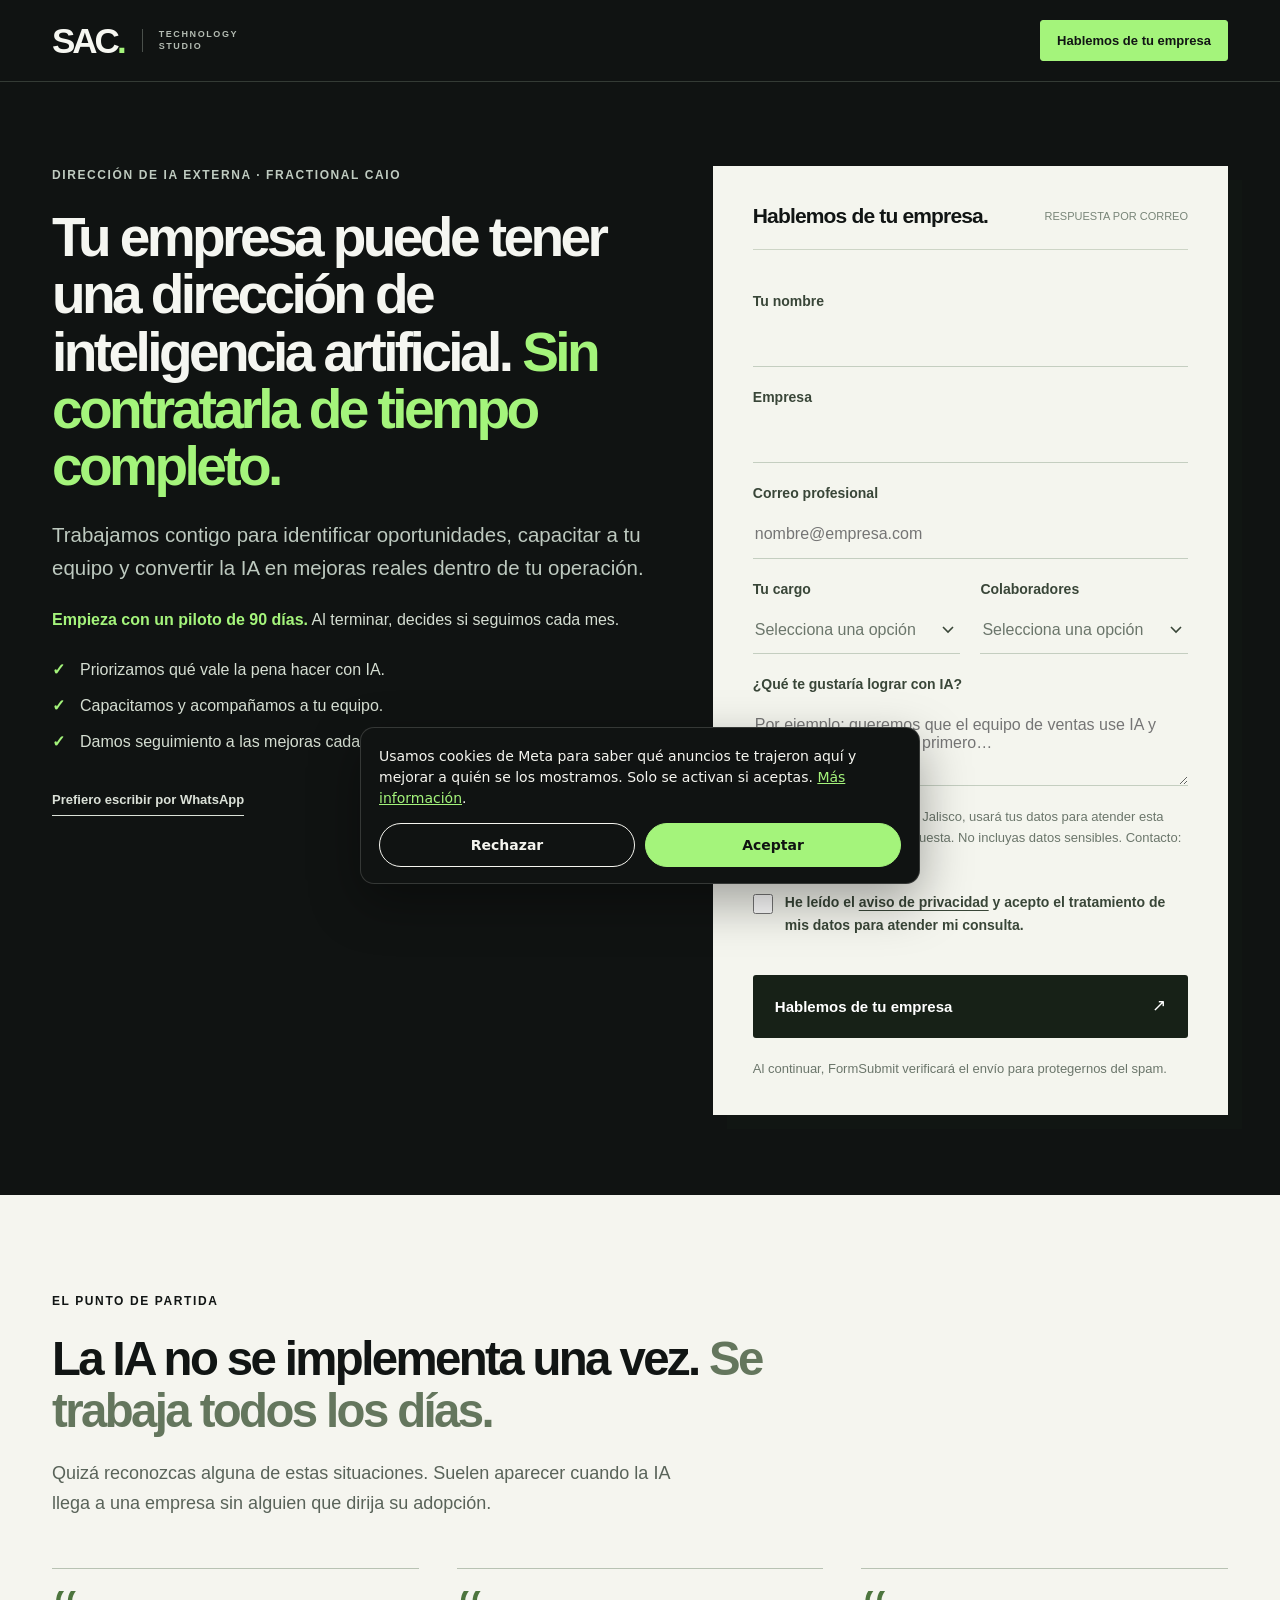
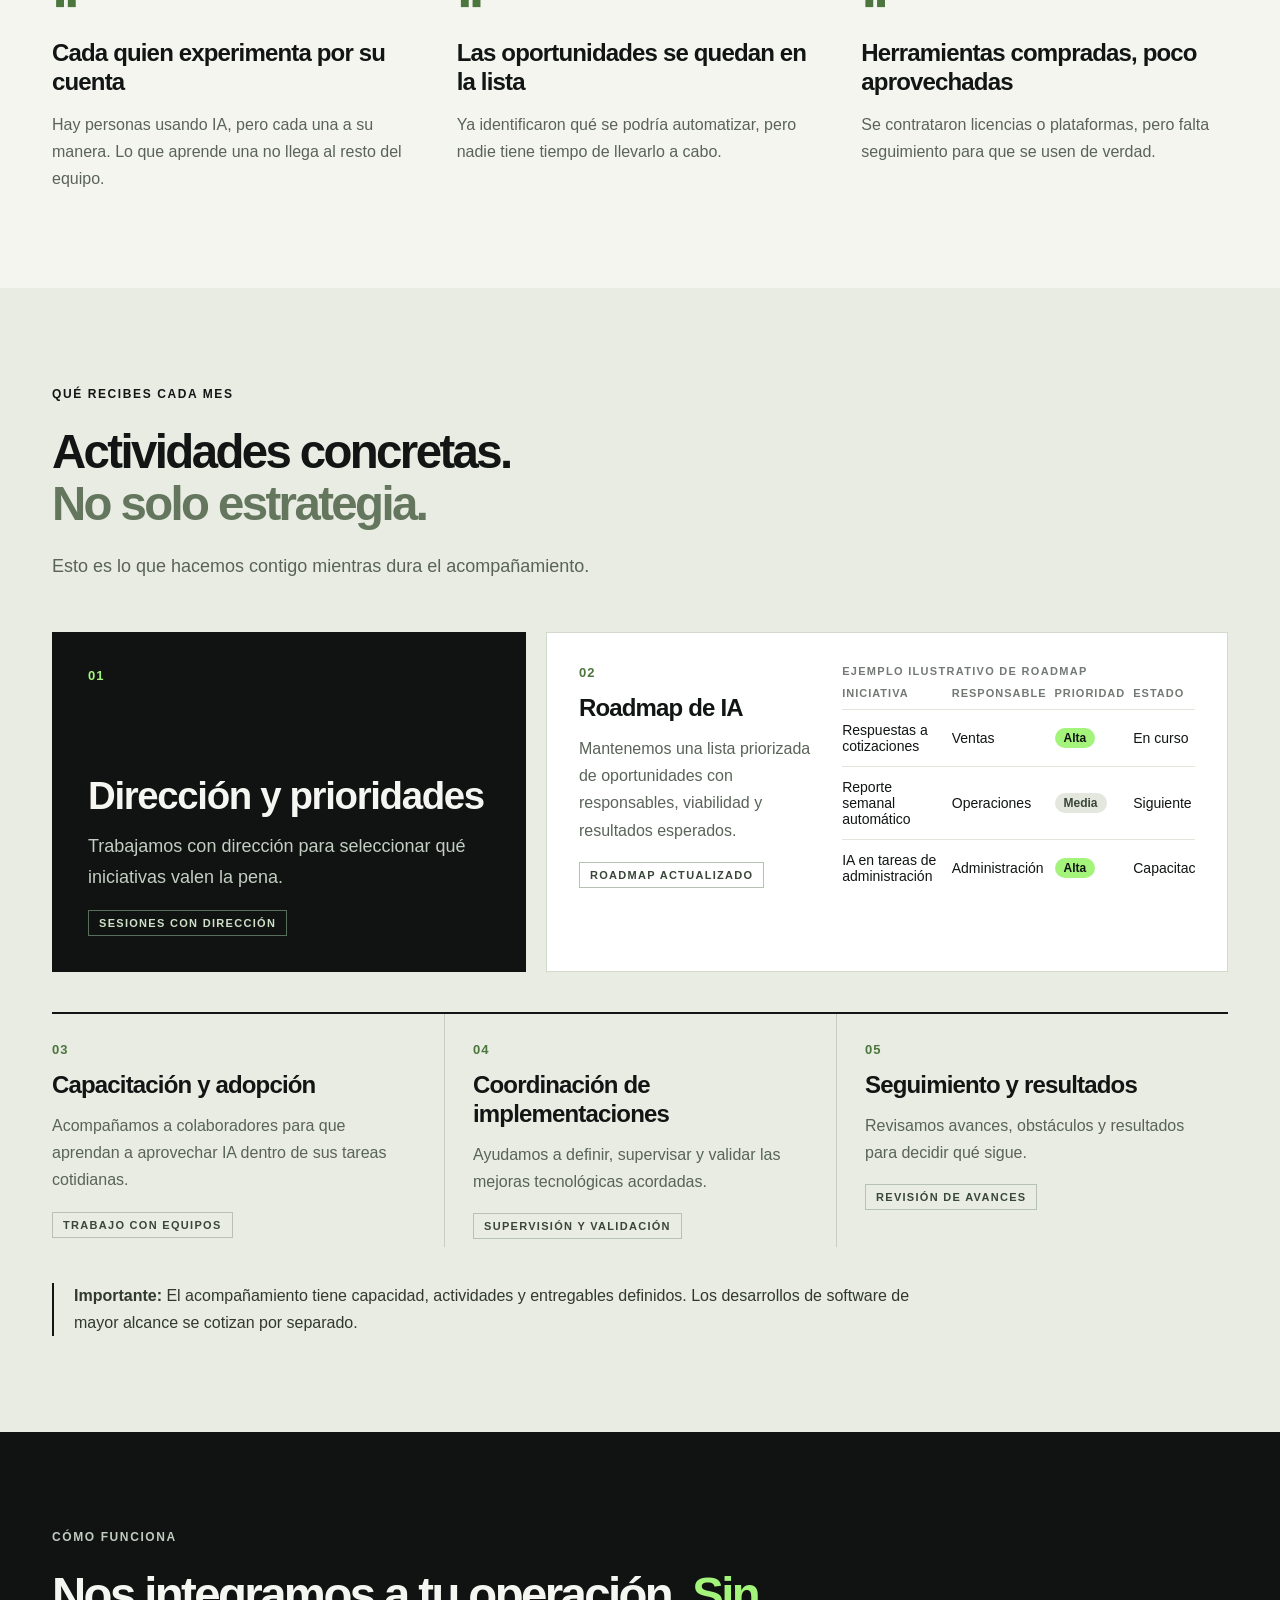
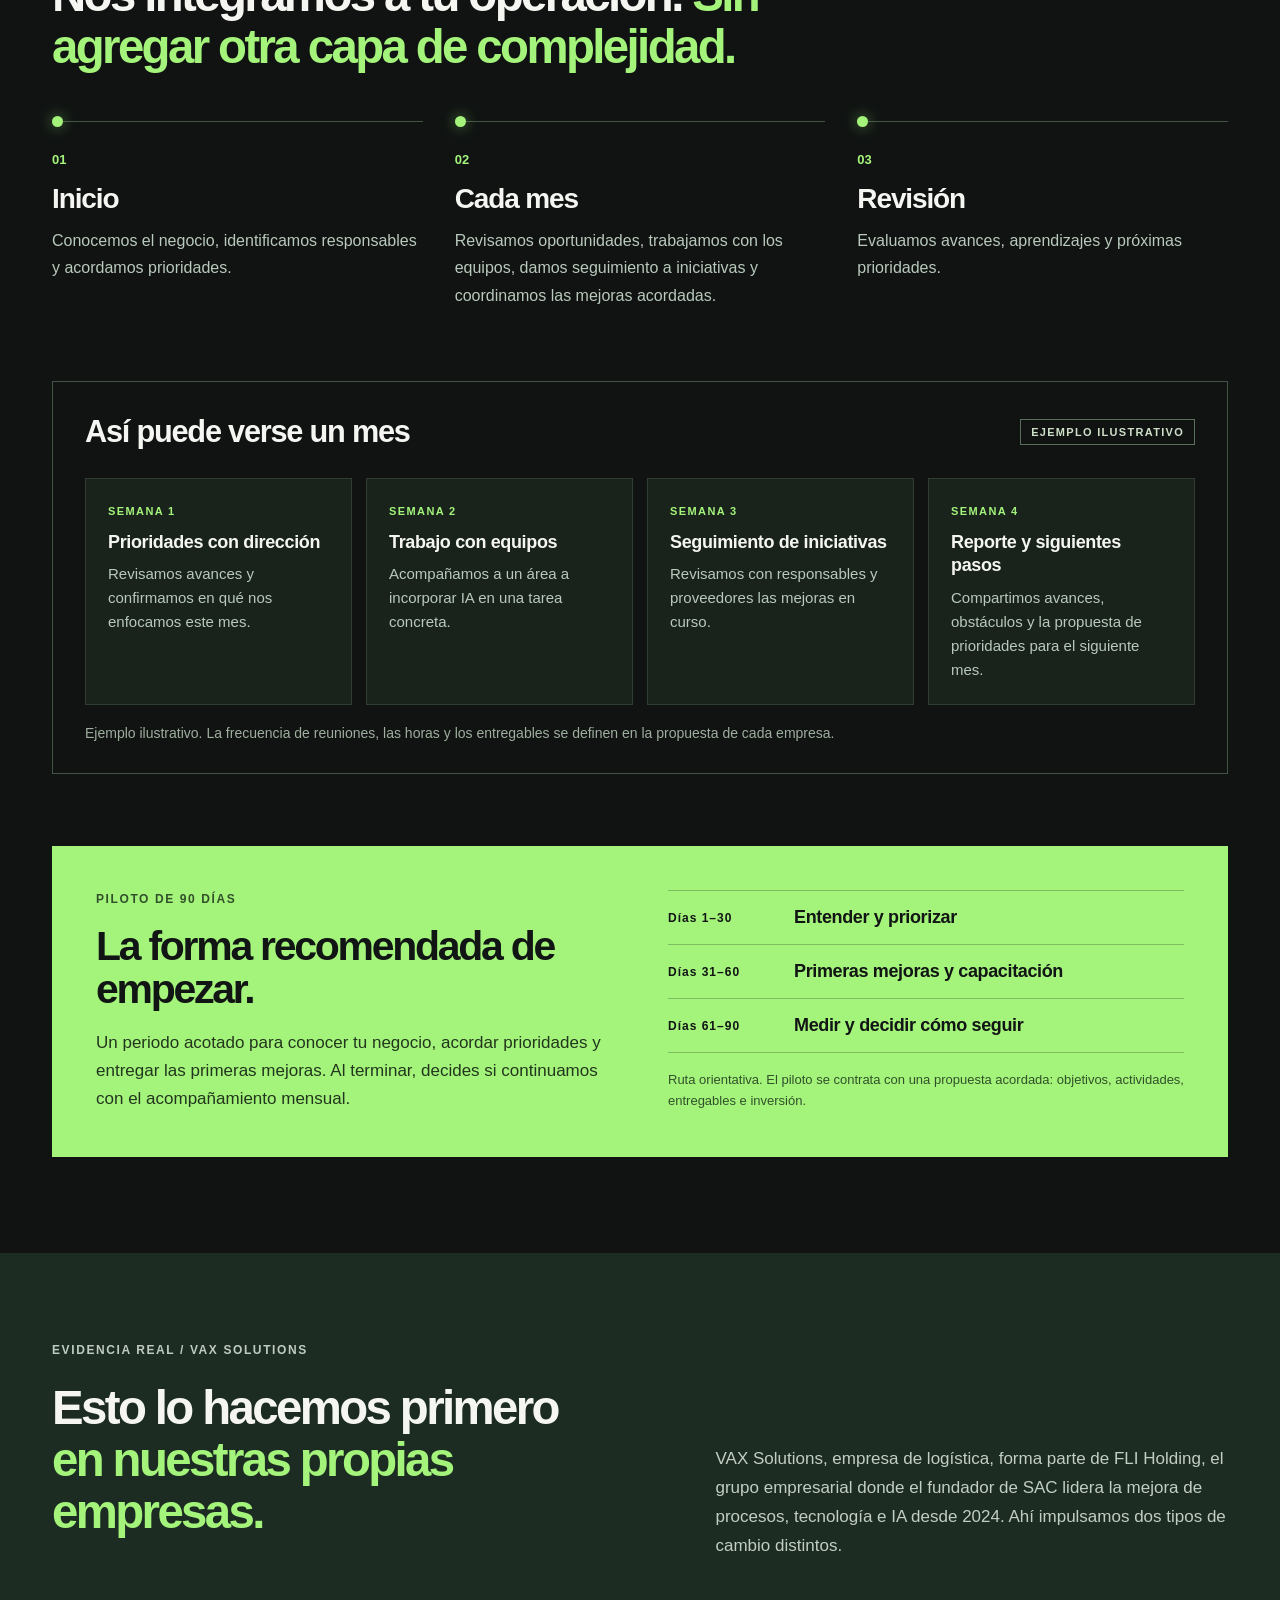
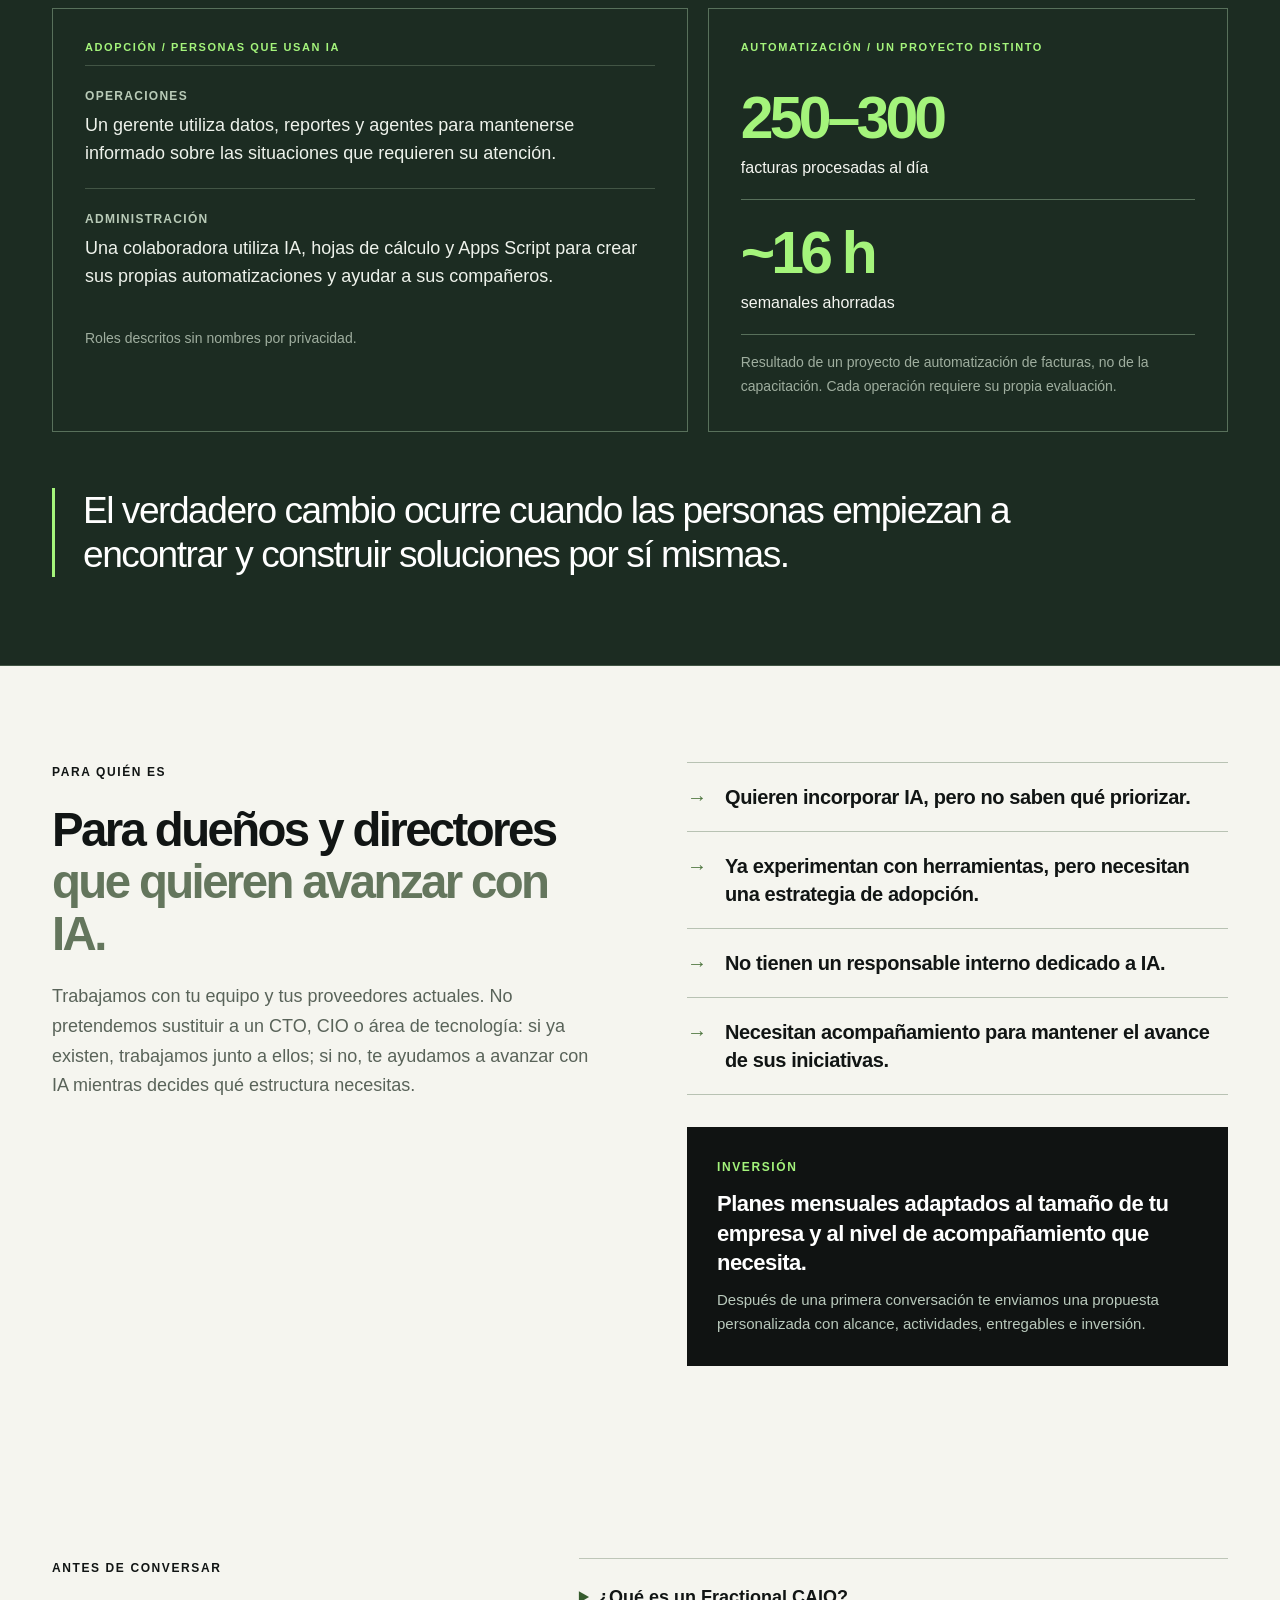
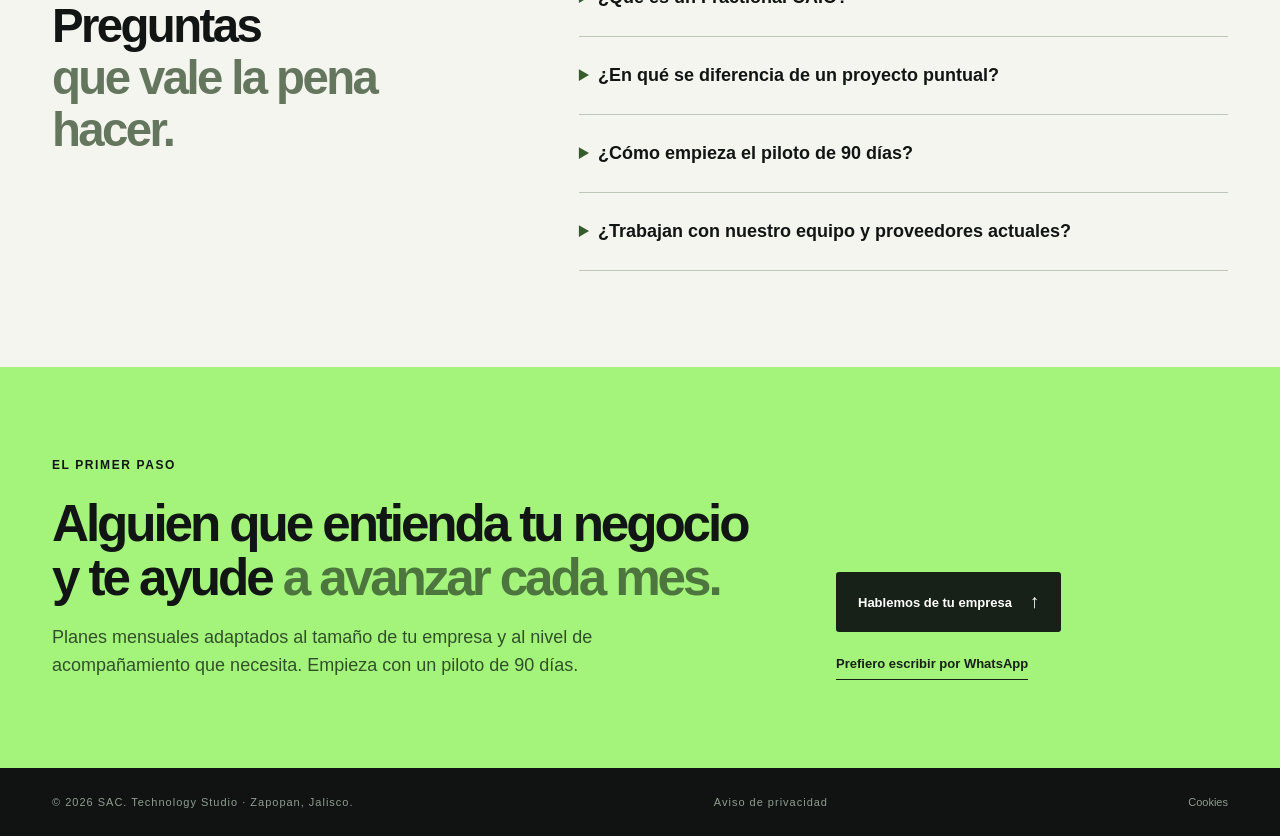
<file: direccion-ia.html>
<!doctype html>
<html lang="es-MX"><head>
<meta charset="utf-8"><meta name="viewport" content="width=device-width, initial-scale=1"><meta name="theme-color" content="#101312">
<meta name="robots" content="noindex, follow"><title>Dirección de IA para tu empresa, sin contratarla de tiempo completo | SAC</title><meta name="description" content="Trabajamos contigo para identificar oportunidades, capacitar a tu equipo y convertir la IA en mejoras reales. Empieza con un piloto de 90 días.">
<meta property="og:type" content="website"><meta property="og:locale" content="es_MX"><meta property="og:site_name" content="SAC Technology Studio"><meta property="og:url" content="https://saacstudio.com/direccion-ia"><meta property="og:title" content="Dirección de IA para tu empresa, sin contratarla de tiempo completo | SAC"><meta property="og:description" content="Trabajamos contigo para identificar oportunidades, capacitar a tu equipo y convertir la IA en mejoras reales. Empieza con un piloto de 90 días."><meta property="og:image" content="https://saacstudio.com/og-image.png"><meta property="og:image:width" content="1731"><meta property="og:image:height" content="909"><meta property="og:image:alt" content="SAC Technology Studio — Tecnología que resuelve."><meta name="twitter:card" content="summary_large_image"><meta name="twitter:image" content="https://saacstudio.com/og-image.png">
<link rel="icon" href="/favicon.svg" type="image/svg+xml"><link rel="stylesheet" href="/styles.css"><script src="/tracking.js" defer></script><script src="/analytics.js" defer></script><script src="/main.js" defer></script>
</head><body class="service-page caio-page caio-lp" data-service="fractional-caio">
<a class="skip-link" href="#contenido">Saltar al contenido</a>
<header class="site-header lp-header" id="inicio"><div class="container nav-wrap"><span class="brand"><span>SAC<span class="brand-dot">.</span></span><span class="brand-sub">TECHNOLOGY<br>STUDIO</span></span><a class="nav-cta" href="#contacto" data-cta="header">Hablemos de tu empresa</a></div></header>
<main id="contenido">
<section class="service-hero theme-dark caio-hero caio-lp-hero" aria-labelledby="hero-title"><div class="container">
<div class="caio-lp-grid"><div class="service-hero-copy"><p class="eyebrow">DIRECCIÓN DE IA EXTERNA · FRACTIONAL CAIO</p><h1 id="hero-title">Tu empresa puede tener una dirección de inteligencia artificial. <em>Sin contratarla de tiempo completo.</em></h1>
<script>(()=>{const m={"liderazgo": "Tu empresa quiere usar IA. <em>¿Quién está liderando ese cambio?</em>", "continuidad": "La IA no transforma una empresa <em>con un taller de dos horas.</em>", "direccion-externa": "No necesitas contratar un director de IA de tiempo completo <em>para empezar a avanzar.</em>"};const k=(new URLSearchParams(location.search).get('utm_content')||'').trim().toLowerCase();const h=document.getElementById('hero-title');if(h&&Object.prototype.hasOwnProperty.call(m,k))h.innerHTML=m[k];})();</script>
<p class="service-intro">Trabajamos contigo para identificar oportunidades, capacitar a tu equipo y convertir la IA en mejoras reales dentro de tu operación.</p>
<p class="caio-pilot-line"><strong>Empieza con un piloto de 90 días.</strong> Al terminar, decides si seguimos cada mes.</p>
<ul class="caio-lp-points"><li>Priorizamos qué vale la pena hacer con IA.</li><li>Capacitamos y acompañamos a tu equipo.</li><li>Damos seguimiento a las mejoras cada mes.</li></ul>
<div class="caio-hero-actions"><a class="button button-lime caio-lp-jump" href="#contacto" data-cta="hero">Hablemos de tu empresa <span aria-hidden="true">↓</span></a><a class="text-link light-link" href="https://wa.me/524921191702?text=Hola%2C%20vi%20la%20p%C3%A1gina%20de%20direcci%C3%B3n%20de%20IA%20externa%20y%20me%20interesa%20conocer%20el%20acompa%C3%B1amiento%20mensual." target="_blank" rel="noopener noreferrer" data-whatsapp>Prefiero escribir por WhatsApp</a></div></div>
<div class="contact-form-wrap caio-lp-form" id="contacto"><div class="contact-form-top"><strong>Hablemos de tu empresa.</strong><span>RESPUESTA POR CORREO</span></div><form id="contact-form" action="https://formsubmit.co/saulcastac@gmail.com" method="POST" data-service="fractional-caio">
<input type="hidden" name="_subject" value="Nuevo lead (Meta Ads) — Acompañamiento mensual (Fractional CAIO) — SAC">
<input type="hidden" name="_template" value="table">
<input type="hidden" name="_next" value="https://saacstudio.com/gracias.html">
<input type="hidden" name="servicio_origen" value="fractional-caio">
<input type="hidden" name="modalidad" value="acompanamiento-mensual">
<input type="hidden" name="landing_origen" value="/direccion-ia">
<input type="hidden" name="utm_source" value=""><input type="hidden" name="utm_medium" value=""><input type="hidden" name="utm_campaign" value=""><input type="hidden" name="utm_content" value=""><input type="hidden" name="utm_term" value="">
<input type="text" name="_honey" class="form-honey" tabindex="-1" autocomplete="off" aria-hidden="true">
<label for="contact-name">Tu nombre</label><input id="contact-name" name="nombre" autocomplete="name" required maxlength="100">
<label for="contact-company">Empresa</label><input id="contact-company" name="empresa" autocomplete="organization" required maxlength="120">
<label for="contact-email">Correo profesional</label><input id="contact-email" name="email" type="email" autocomplete="email" required maxlength="180" placeholder="nombre@empresa.com">
<div class="caio-form-row"><div><label for="contact-role">Tu cargo</label><select id="contact-role" name="cargo" required><option value="" disabled selected>Selecciona una opción</option><option>Dueño/a o socio/a</option><option>Director/a general</option><option>Director/a de área</option><option>Otro</option></select></div>
<div><label for="contact-size">Colaboradores</label><select id="contact-size" name="colaboradores" required><option value="" disabled selected>Selecciona una opción</option><option>1–10</option><option>11–50</option><option>51–200</option><option>Más de 200</option></select></div></div>
<label for="contact-message">¿Qué te gustaría lograr con IA?</label><textarea id="contact-message" name="mensaje" required maxlength="2500" rows="3" placeholder="Por ejemplo: queremos que el equipo de ventas use IA y definir qué automatizar primero…"></textarea>
<p class="form-note">SAC SA de CV, en Zapopan, Jalisco, usará tus datos para atender esta consulta y preparar una propuesta. No incluyas datos sensibles. Contacto: <a href="mailto:saulcastac@gmail.com">saulcastac@gmail.com</a>.</p>
<label class="privacy-consent"><input type="checkbox" name="consentimiento" value="Acepto el aviso de privacidad y el tratamiento para atender mi consulta" required><span>He leído el <a href="/privacidad.html" target="_blank" rel="noopener">aviso de privacidad</a> y acepto el tratamiento de mis datos para atender mi consulta.</span></label>
<button class="button button-dark" type="submit">Hablemos de tu empresa <span aria-hidden="true">↗</span></button>
<p class="form-note" id="form-status" role="status">Al continuar, FormSubmit verificará el envío para protegernos del spam.</p>
</form></div></div>
</div></section>
<section class="service-section" aria-labelledby="problem-title"><div class="container"><div class="service-heading"><span class="section-label">EL PUNTO DE PARTIDA</span><h2 id="problem-title">La IA no se implementa una vez. <em>Se trabaja todos los días.</em></h2><p>Quizá reconozcas alguna de estas situaciones. Suelen aparecer cuando la IA llega a una empresa sin alguien que dirija su adopción.</p></div><div class="problem-columns caio-problems"><article><span class="caio-quote-mark" aria-hidden="true">“</span><h3>Cada quien experimenta por su cuenta</h3><p>Hay personas usando IA, pero cada una a su manera. Lo que aprende una no llega al resto del equipo.</p></article><article><span class="caio-quote-mark" aria-hidden="true">“</span><h3>Las oportunidades se quedan en la lista</h3><p>Ya identificaron qué se podría automatizar, pero nadie tiene tiempo de llevarlo a cabo.</p></article><article><span class="caio-quote-mark" aria-hidden="true">“</span><h3>Herramientas compradas, poco aprovechadas</h3><p>Se contrataron licencias o plataformas, pero falta seguimiento para que se usen de verdad.</p></article></div></div></section>
<section class="service-section caio-components" aria-labelledby="components-title"><div class="container">
<div class="service-heading"><span class="section-label">QUÉ RECIBES CADA MES</span><h2 id="components-title">Actividades concretas.<br><em>No solo estrategia.</em></h2><p>Esto es lo que hacemos contigo mientras dura el acompañamiento.</p></div>
<div class="caio-comp-grid">
<article class="caio-comp caio-comp-lead theme-dark"><span class="caio-comp-num">01</span><h3>Dirección y prioridades</h3><p>Trabajamos con dirección para seleccionar qué iniciativas valen la pena.</p><span class="caio-tag">Sesiones con dirección</span></article>
<article class="caio-comp caio-comp-roadmap"><div><span class="caio-comp-num">02</span><h3>Roadmap de IA</h3><p>Mantenemos una lista priorizada de oportunidades con responsables, viabilidad y resultados esperados.</p><span class="caio-tag">Roadmap actualizado</span></div>
<figure class="caio-roadmap"><figcaption>Ejemplo ilustrativo de roadmap</figcaption><div class="caio-table-wrap"><table><thead><tr><th scope="col">Iniciativa</th><th scope="col">Responsable</th><th scope="col">Prioridad</th><th scope="col">Estado</th></tr></thead><tbody><tr><td>Respuestas a cotizaciones</td><td>Ventas</td><td><span class="caio-pill caio-pill-hi">Alta</span></td><td>En curso</td></tr><tr><td>Reporte semanal automático</td><td>Operaciones</td><td><span class="caio-pill caio-pill-md">Media</span></td><td>Siguiente</td></tr><tr><td>IA en tareas de administración</td><td>Administración</td><td><span class="caio-pill caio-pill-hi">Alta</span></td><td>Capacitación</td></tr></tbody></table></div></figure></article>
<div class="caio-comp-row"><article class="caio-comp caio-comp-small"><span class="caio-comp-num">03</span><h3>Capacitación y adopción</h3><p>Acompañamos a colaboradores para que aprendan a aprovechar IA dentro de sus tareas cotidianas.</p><span class="caio-tag">Trabajo con equipos</span></article><article class="caio-comp caio-comp-small"><span class="caio-comp-num">04</span><h3>Coordinación de implementaciones</h3><p>Ayudamos a definir, supervisar y validar las mejoras tecnológicas acordadas.</p><span class="caio-tag">Supervisión y validación</span></article><article class="caio-comp caio-comp-small"><span class="caio-comp-num">05</span><h3>Seguimiento y resultados</h3><p>Revisamos avances, obstáculos y resultados para decidir qué sigue.</p><span class="caio-tag">Revisión de avances</span></article></div>
</div>
<p class="caio-scope-note"><strong>Importante:</strong> El acompañamiento tiene capacidad, actividades y entregables definidos. Los desarrollos de software de mayor alcance se cotizan por separado.</p>
</div></section>
<section class="service-section theme-dark" id="como-trabajamos" aria-labelledby="approach-title"><div class="container">
<div class="service-heading"><span class="eyebrow">CÓMO FUNCIONA</span><h2 id="approach-title">Nos integramos a tu operación. <em>Sin agregar otra capa de complejidad.</em></h2></div>
<ol class="caio-moments"><li><span class="caio-moment-num">01</span><h3>Inicio</h3><p>Conocemos el negocio, identificamos responsables y acordamos prioridades.</p></li><li><span class="caio-moment-num">02</span><h3>Cada mes</h3><p>Revisamos oportunidades, trabajamos con los equipos, damos seguimiento a iniciativas y coordinamos las mejoras acordadas.</p></li><li><span class="caio-moment-num">03</span><h3>Revisión</h3><p>Evaluamos avances, aprendizajes y próximas prioridades.</p></li></ol>
<div class="caio-month"><div class="caio-month-head"><h3>Así puede verse un mes</h3><span class="caio-tag caio-tag-dark">EJEMPLO ILUSTRATIVO</span></div><ol class="caio-weeks"><li><span>Semana 1</span><h4>Prioridades con dirección</h4><p>Revisamos avances y confirmamos en qué nos enfocamos este mes.</p></li><li><span>Semana 2</span><h4>Trabajo con equipos</h4><p>Acompañamos a un área a incorporar IA en una tarea concreta.</p></li><li><span>Semana 3</span><h4>Seguimiento de iniciativas</h4><p>Revisamos con responsables y proveedores las mejoras en curso.</p></li><li><span>Semana 4</span><h4>Reporte y siguientes pasos</h4><p>Compartimos avances, obstáculos y la propuesta de prioridades para el siguiente mes.</p></li></ol><p class="caio-month-note">Ejemplo ilustrativo. La frecuencia de reuniones, las horas y los entregables se definen en la propuesta de cada empresa.</p></div>
<div class="caio-pilot" id="piloto"><div><span class="eyebrow">PILOTO DE 90 DÍAS</span><h3>La forma recomendada de empezar.</h3><p>Un periodo acotado para conocer tu negocio, acordar prioridades y entregar las primeras mejoras. Al terminar, decides si continuamos con el acompañamiento mensual.</p></div><div><ol class="caio-route"><li><span>Días 1–30</span>Entender y priorizar</li><li><span>Días 31–60</span>Primeras mejoras y capacitación</li><li><span>Días 61–90</span>Medir y decidir cómo seguir</li></ol><p class="caio-pilot-terms">Ruta orientativa. El piloto se contrata con una propuesta acordada: objetivos, actividades, entregables e inversión.</p></div></div>
</div></section>
<section class="service-evidence theme-dark caio-evidence" aria-labelledby="evidence-title"><div class="container">
<div class="caio-evidence-top"><div><span class="eyebrow">EVIDENCIA REAL / VAX SOLUTIONS</span><h2 id="evidence-title">Esto lo hacemos primero<br><em>en nuestras propias empresas.</em></h2></div><p>VAX Solutions, empresa de logística, forma parte de FLI Holding, el grupo empresarial donde el fundador de SAC lidera la mejora de procesos, tecnología e IA desde 2024. Ahí impulsamos dos tipos de cambio distintos.</p></div>
<div class="caio-evidence-grid">
<div class="caio-ev-col"><span class="caio-ev-kicker">ADOPCIÓN / PERSONAS QUE USAN IA</span><ul class="caio-roles"><li><span>Operaciones</span><p>Un gerente utiliza datos, reportes y agentes para mantenerse informado sobre las situaciones que requieren su atención.</p></li><li><span>Administración</span><p>Una colaboradora utiliza IA, hojas de cálculo y Apps Script para crear sus propias automatizaciones y ayudar a sus compañeros.</p></li></ul><p class="caio-ev-note">Roles descritos sin nombres por privacidad.</p></div>
<div class="caio-ev-col caio-ev-auto"><span class="caio-ev-kicker">AUTOMATIZACIÓN / UN PROYECTO DISTINTO</span><div class="evidence-numbers"><div><strong>250–300</strong><span>facturas procesadas al día</span></div><div><strong>~16 h</strong><span>semanales ahorradas</span></div></div><p class="caio-ev-note">Resultado de un proyecto de automatización de facturas, no de la capacitación. Cada operación requiere su propia evaluación.</p></div>
</div>
<blockquote class="caio-insight"><p>El verdadero cambio ocurre cuando las personas empiezan a encontrar y construir soluciones por sí mismas.</p></blockquote>
</div></section>
<section class="service-section caio-audience" aria-labelledby="audience-title"><div class="container caio-audience-grid">
<div class="service-heading"><span class="section-label">PARA QUIÉN ES</span><h2 id="audience-title">Para dueños y directores<br><em>que quieren avanzar con IA.</em></h2><p>Trabajamos con tu equipo y tus proveedores actuales. No pretendemos sustituir a un CTO, CIO o área de tecnología: si ya existen, trabajamos junto a ellos; si no, te ayudamos a avanzar con IA mientras decides qué estructura necesitas.</p></div>
<div><ul class="caio-audience-list"><li>Quieren incorporar IA, pero no saben qué priorizar.</li><li>Ya experimentan con herramientas, pero necesitan una estrategia de adopción.</li><li>No tienen un responsable interno dedicado a IA.</li><li>Necesitan acompañamiento para mantener el avance de sus iniciativas.</li></ul>
<div class="caio-pricing"><span class="section-label">INVERSIÓN</span><p class="caio-pricing-main">Planes mensuales adaptados al tamaño de tu empresa y al nivel de acompañamiento que necesita.</p><p>Después de una primera conversación te enviamos una propuesta personalizada con alcance, actividades, entregables e inversión.</p></div></div>
</div></section>
<section class="service-section" aria-labelledby="faq-title"><div class="container faq-layout"><div class="service-heading"><span class="section-label">ANTES DE CONVERSAR</span><h2 id="faq-title">Preguntas<br><em>que vale la pena hacer.</em></h2></div><div class="service-faq"><details><summary>¿Qué es un Fractional CAIO?</summary><p>CAIO significa Chief AI Officer: la persona que dirige la adopción de inteligencia artificial en una empresa. “Fractional” quiere decir que la función se cubre de forma externa y parcial. En lugar de contratar a alguien de tiempo completo, cuentas con nosotros para priorizar, acompañar y dar seguimiento cada mes.</p></details><details><summary>¿En qué se diferencia de un proyecto puntual?</summary><p>Un proyecto resuelve un problema definido y termina con la entrega. El acompañamiento mensual da continuidad: revisa prioridades, trabaja con tus equipos y coordina mejoras mes a mes. Los proyectos se pueden contratar por separado.</p></details><details><summary>¿Cómo empieza el piloto de 90 días?</summary><p>Con una conversación sobre tu empresa. Después te enviamos una propuesta con objetivos, actividades y entregables para los primeros 90 días. Al terminar, decides si continuamos.</p></details><details><summary>¿Trabajan con nuestro equipo y proveedores actuales?</summary><p>Sí. Colaboramos con dirección, responsables de área, tu equipo de tecnología si existe y tus proveedores. No reemplazamos a un CTO, CIO o área de tecnología.</p></details></div></div></section>
<section class="caio-lp-close" aria-labelledby="close-title"><div class="container caio-lp-close-inner"><div><span class="section-label">EL PRIMER PASO</span><h2 id="close-title">Alguien que entienda tu negocio y te ayude <em>a avanzar cada mes.</em></h2><p>Planes mensuales adaptados al tamaño de tu empresa y al nivel de acompañamiento que necesita. Empieza con un piloto de 90 días.</p></div><div class="caio-lp-close-actions"><a class="button button-dark" href="#contacto" data-cta="cierre">Hablemos de tu empresa <span aria-hidden="true">↑</span></a><a class="text-link" href="https://wa.me/524921191702?text=Hola%2C%20vi%20la%20p%C3%A1gina%20de%20direcci%C3%B3n%20de%20IA%20externa%20y%20me%20interesa%20conocer%20el%20acompa%C3%B1amiento%20mensual." target="_blank" rel="noopener noreferrer" data-whatsapp>Prefiero escribir por WhatsApp</a></div></div></section>
</main>
<footer class="footer theme-dark caio-lp-footer"><div class="container footer-bottom"><span>© <span id="year">2026</span> SAC. Technology Studio · Zapopan, Jalisco.</span><a href="/privacidad.html">Aviso de privacidad</a><button type="button" data-cookie-settings hidden>Cookies</button></div></footer>
</body></html>
</file>
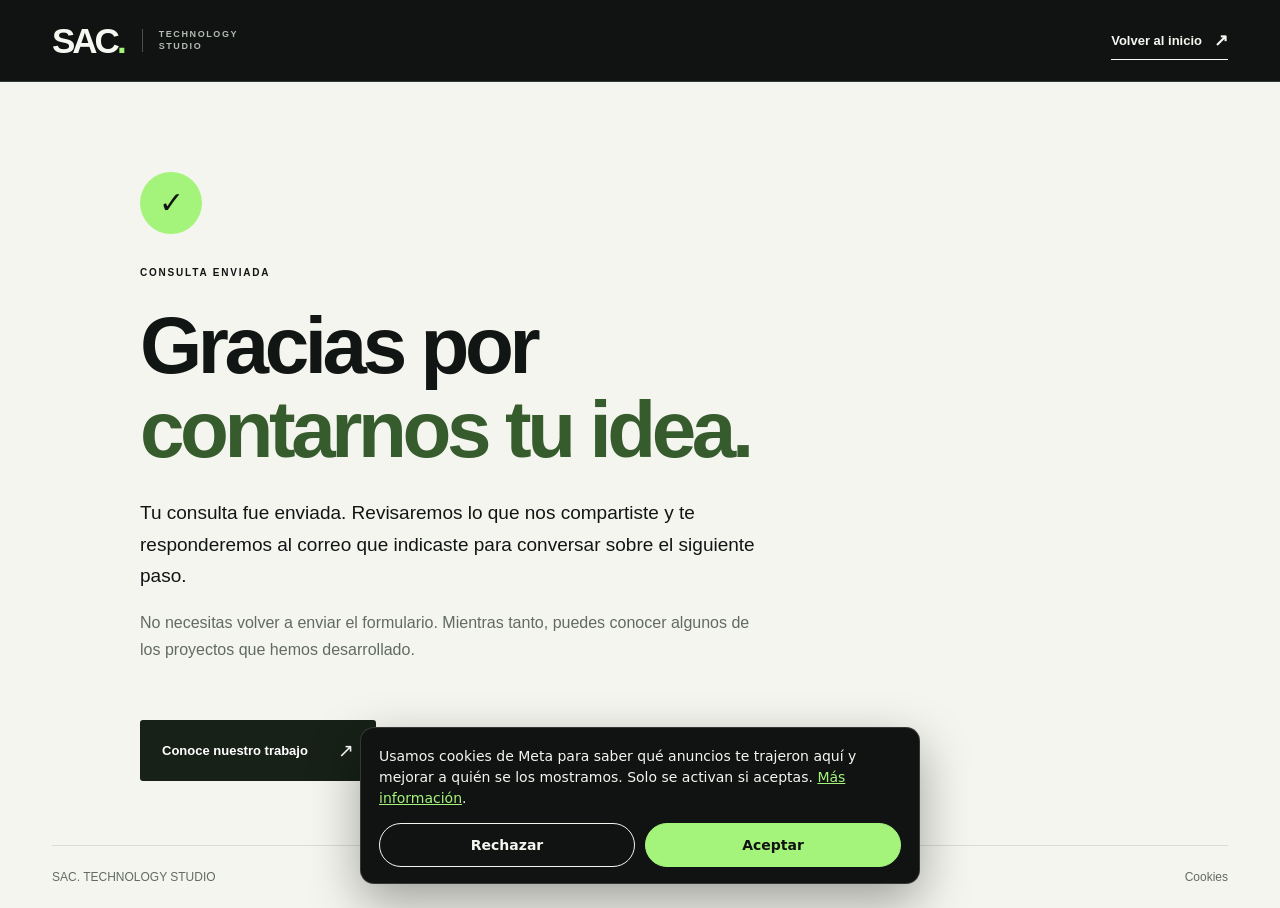
<file: gracias.html>
<!doctype html>
<html lang="es-MX">
<head>
  <meta charset="utf-8" />
  <meta name="viewport" content="width=device-width, initial-scale=1" />
  <meta name="theme-color" content="#101312" />
  <meta name="robots" content="noindex, follow" />
  <title>Gracias por escribirnos | SAC Technology Studio</title>
  <link rel="icon" type="image/svg+xml" href="./favicon.svg" />
  <link rel="stylesheet" href="./styles.css" />
  <script src="/tracking.js" defer></script>
  <script src="/analytics.js" defer></script>
  <script src="/main.js" defer></script>
</head>
<body class="confirmation-body">
  <header class="site-header"><div class="container nav-wrap"><a class="brand" href="./" aria-label="SAC, volver al inicio"><span>SAC<span class="brand-dot">.</span></span><span class="brand-sub">TECHNOLOGY<br>STUDIO</span></a><a class="text-link" href="./">Volver al inicio <span aria-hidden="true">↗</span></a></div></header>
  <main class="container confirmation-page" id="contenido">
    <div class="confirmation-mark" aria-hidden="true">✓</div>
    <span class="section-label">CONSULTA ENVIADA</span>
    <h1>Gracias por<br><em>contarnos tu idea.</em></h1>
    <p class="confirmation-intro">Tu consulta fue enviada. Revisaremos lo que nos compartiste y te responderemos al correo que indicaste para conversar sobre el siguiente paso.</p>
    <p class="confirmation-note">No necesitas volver a enviar el formulario. Mientras tanto, puedes conocer algunos de los proyectos que hemos desarrollado.</p>
    <div class="confirmation-actions"><a class="button button-dark" href="./#casos">Conoce nuestro trabajo <span aria-hidden="true">↗</span></a><a class="text-link" href="./">Volver al inicio <span aria-hidden="true">→</span></a></div>
  </main>
  <footer class="confirmation-footer container"><span>SAC. TECHNOLOGY STUDIO</span><a href="./privacidad.html">Aviso de privacidad</a><button type="button" data-cookie-settings hidden>Cookies</button></footer>
</body>
</html>
</file>
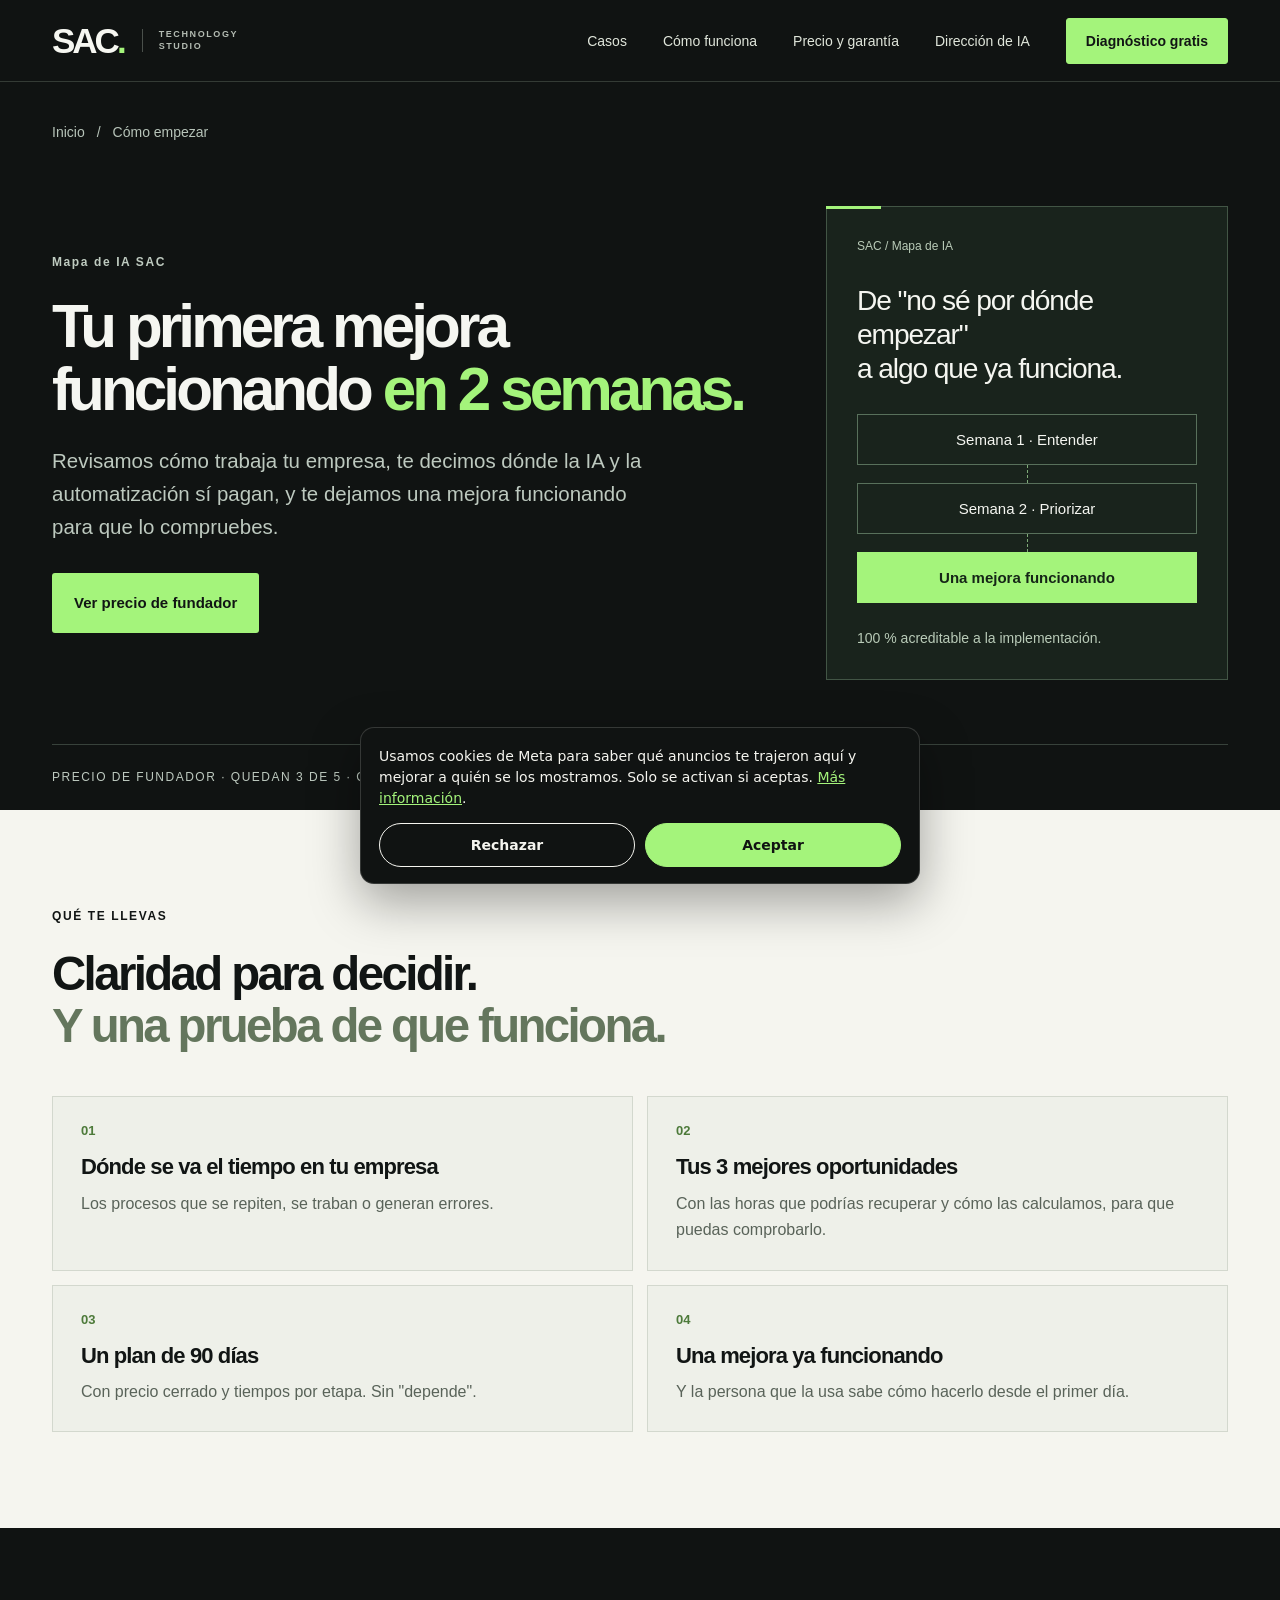
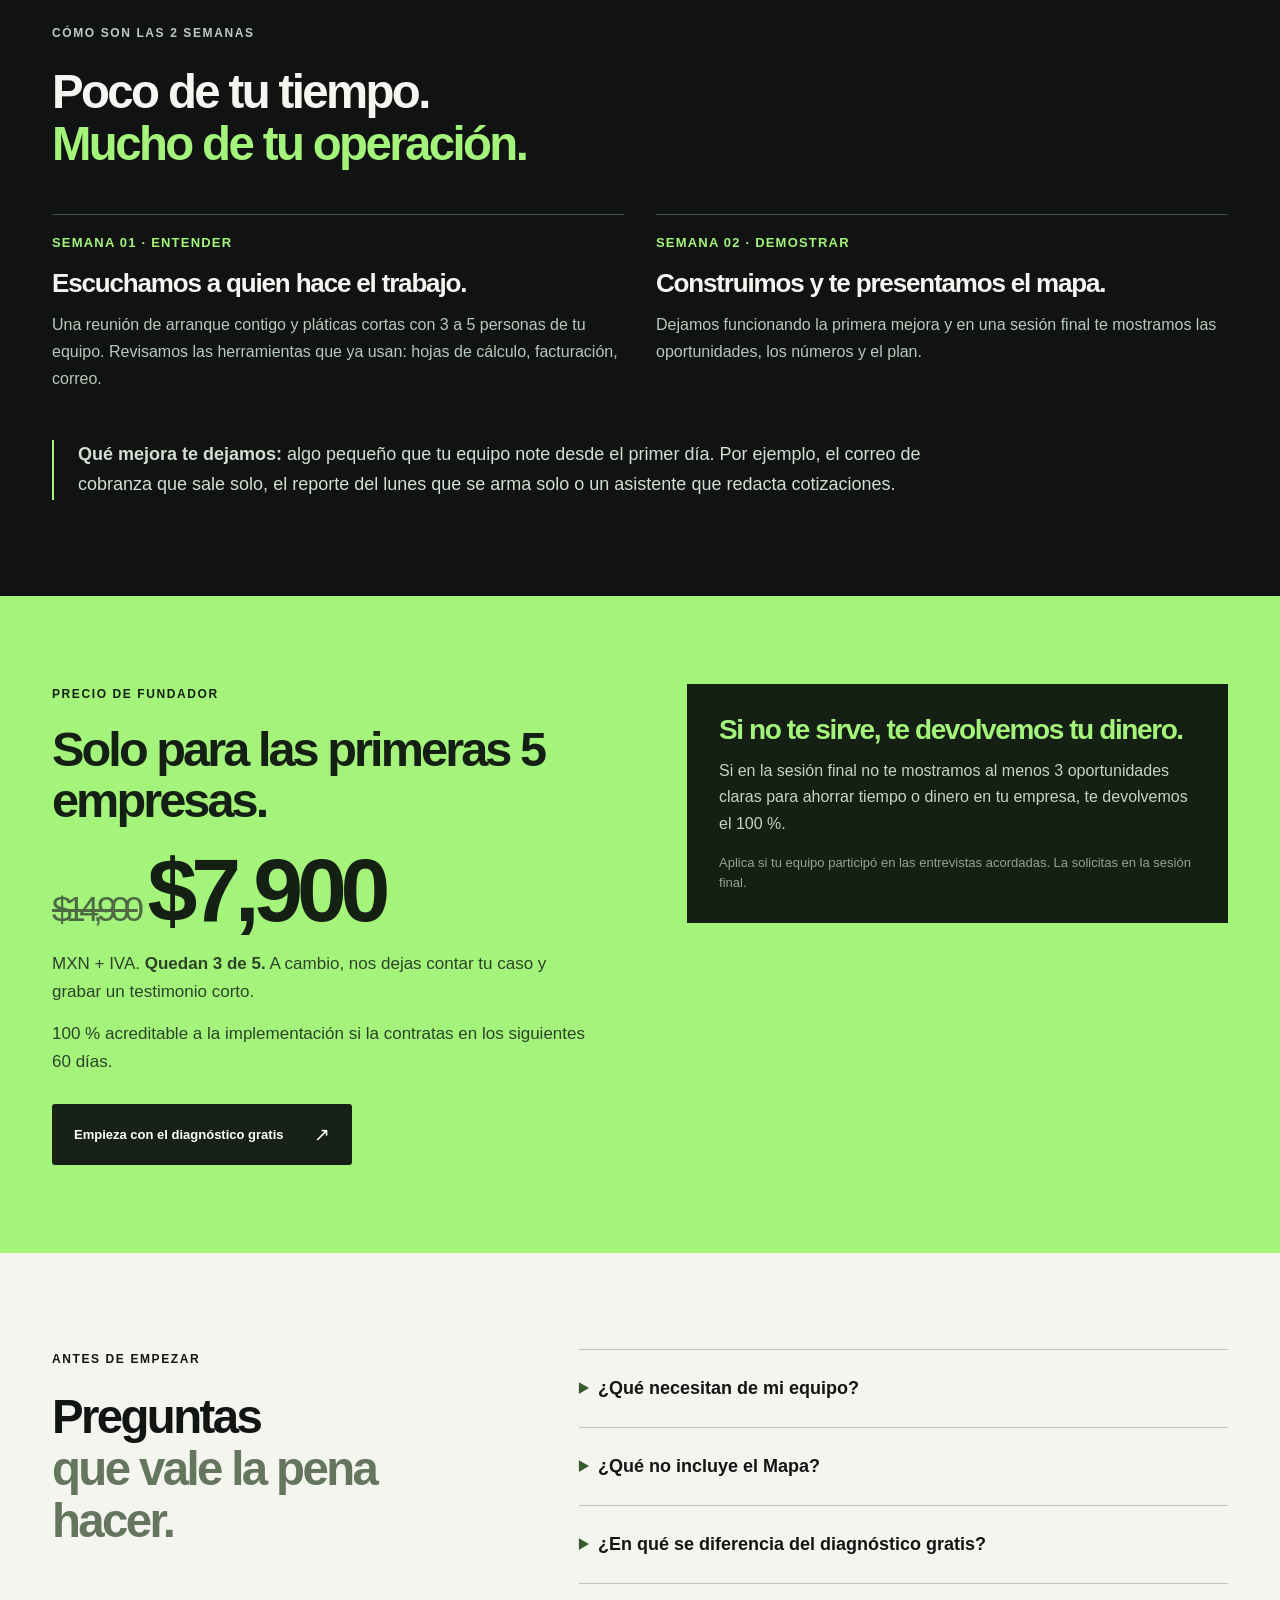
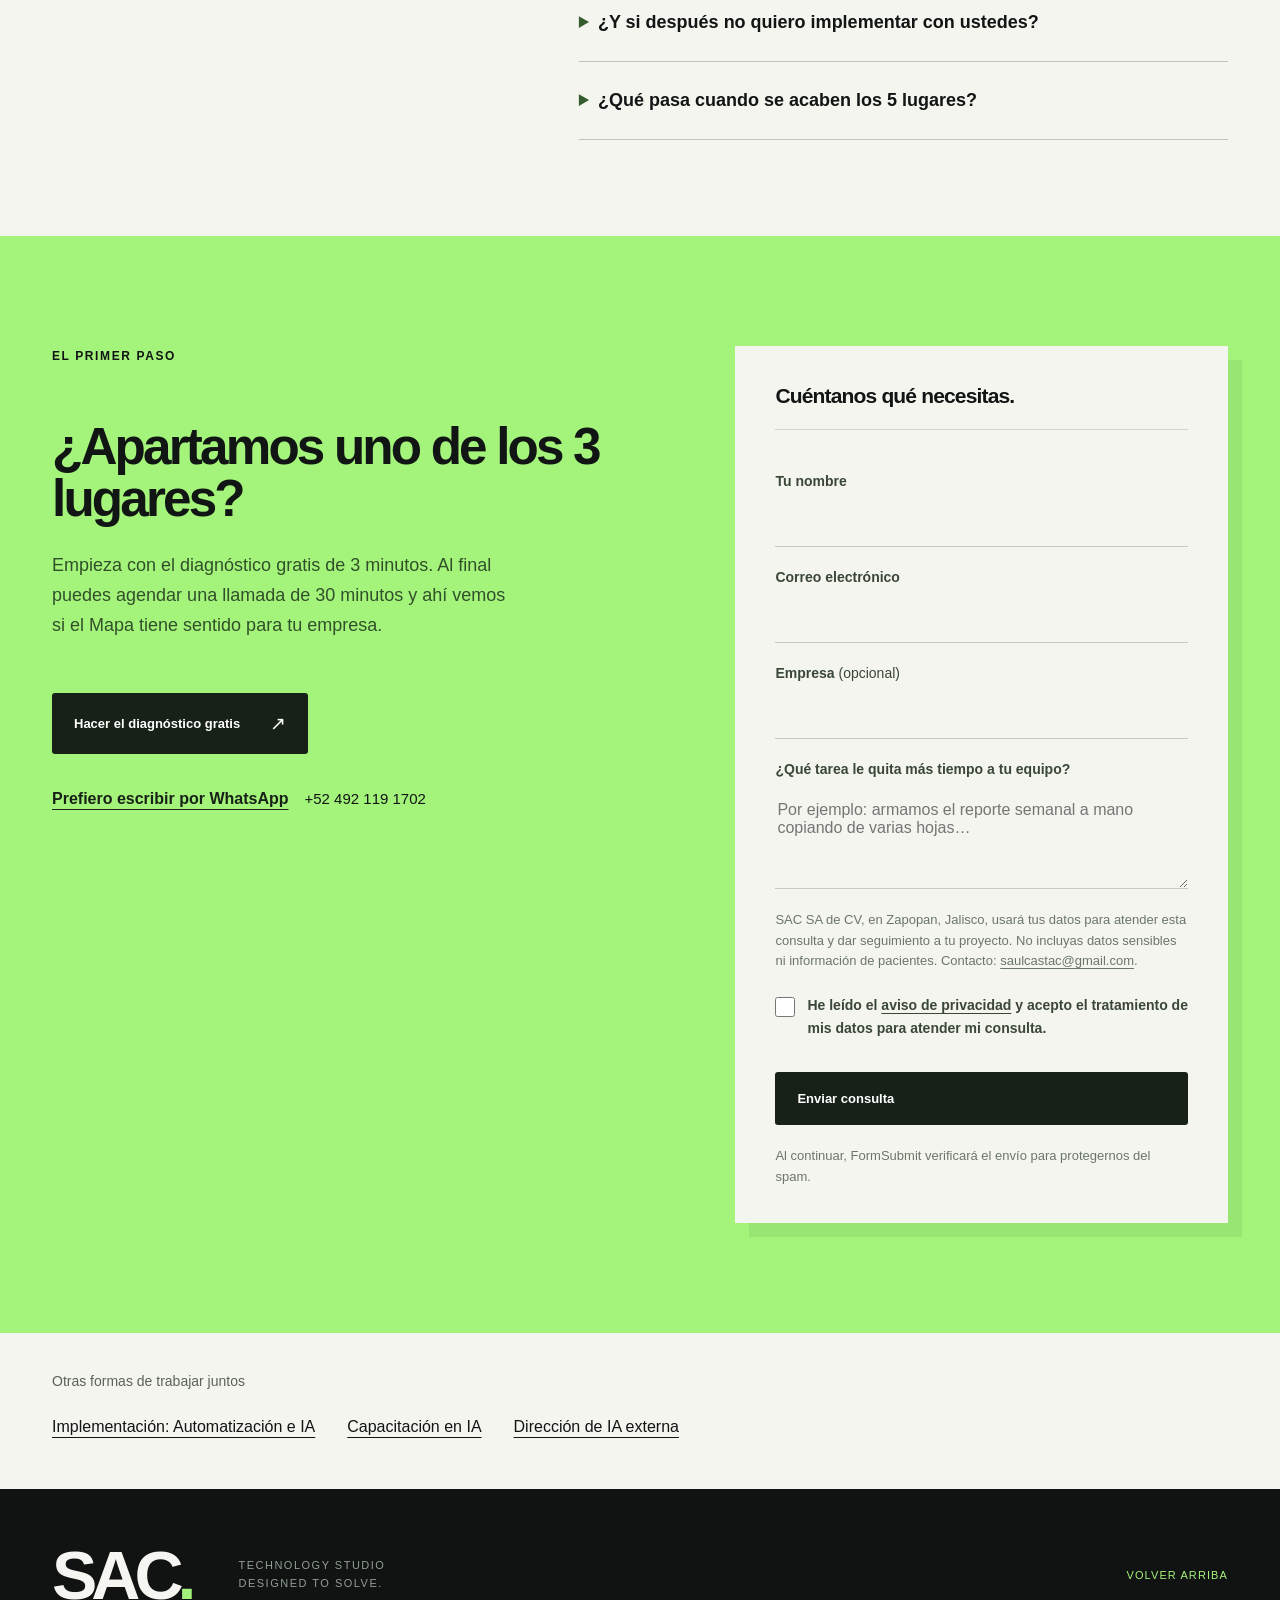
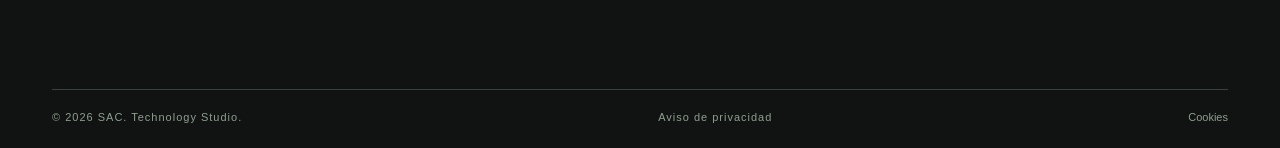
<file: mapa-ia.html>
<!doctype html>
<html lang="es-MX"><head>
<meta charset="utf-8"><meta name="viewport" content="width=device-width, initial-scale=1"><meta name="theme-color" content="#101312">
<title>Mapa de IA SAC — tu primera mejora funcionando en 2 semanas | SAC</title><meta name="description" content="En 2 semanas te decimos dónde la IA y la automatización sí pagan en tu empresa y te dejamos una mejora funcionando. Precio de fundador $7,900 + IVA, con garantía de devolución."><link rel="canonical" href="https://saacstudio.com/mapa-ia">
<meta property="og:type" content="website"><meta property="og:locale" content="es_MX"><meta property="og:site_name" content="SAC Technology Studio"><meta property="og:url" content="https://saacstudio.com/mapa-ia"><meta property="og:title" content="Mapa de IA SAC — tu primera mejora funcionando en 2 semanas"><meta property="og:description" content="Oportunidades confirmadas, con números, y una mejora funcionando. Precio de fundador con garantía de devolución."><meta property="og:image" content="https://saacstudio.com/og-image.png"><meta property="og:image:width" content="1731"><meta property="og:image:height" content="909"><meta property="og:image:alt" content="SAC Technology Studio — Tecnología que resuelve."><meta name="twitter:card" content="summary_large_image"><meta name="twitter:image" content="https://saacstudio.com/og-image.png">
<link rel="icon" href="/favicon.svg" type="image/svg+xml"><link rel="stylesheet" href="/styles.css"><script src="/tracking.js" defer></script><script src="/analytics.js" defer></script><script src="/main.js" defer></script>
</head><body class="service-page" data-service="mapa-ia">
<a class="skip-link" href="#contenido">Saltar al contenido</a>
<header class="site-header" id="inicio"><div class="container nav-wrap">
<a class="brand" href="/" aria-label="SAC, ir al inicio"><span>SAC<span class="brand-dot">.</span></span><span class="brand-sub">TECHNOLOGY<br>STUDIO</span></a>
<button class="menu-toggle" type="button" aria-controls="nav-menu" aria-expanded="false" aria-label="Abrir menú"><span></span><span></span></button>
<nav class="nav" id="nav-menu" aria-label="Principal"><a href="/#casos">Casos</a><a href="#semanas">Cómo funciona</a><a href="#precio">Precio y garantía</a><a href="/servicios/acompanamiento-ia">Dirección de IA</a><a class="nav-cta" href="/diagnostico/" data-cta="header">Diagnóstico gratis</a></nav>
</div></header>
<main id="contenido">
<section class="service-hero theme-dark" aria-labelledby="hero-title"><div class="container">
<nav class="service-breadcrumb" aria-label="Ruta de navegación"><a href="/">Inicio</a><span aria-hidden="true">/</span><a href="/#empezar">Cómo empezar</a></nav>
<div class="service-hero-grid"><div class="service-hero-copy"><p class="eyebrow">Mapa de IA SAC</p><h1 id="hero-title">Tu primera mejora funcionando <em>en 2 semanas.</em></h1><p class="service-intro">Revisamos cómo trabaja tu empresa, te decimos dónde la IA y la automatización sí pagan, y te dejamos una mejora funcionando para que lo compruebes.</p><a class="button button-lime" href="#precio" data-cta="hero">Ver precio de fundador</a></div>
<div class="service-diagram" aria-label="Las dos semanas del Mapa de IA: entender, priorizar y demostrar" role="img"><span class="diagram-kicker" aria-hidden="true">SAC / Mapa de IA</span><p class="diagram-title" aria-hidden="true">De "no sé por dónde empezar"<br>a algo que ya funciona.</p><div class="diagram-flow" aria-hidden="true"><span>Semana 1 · Entender</span><span>Semana 2 · Priorizar</span><span>Una mejora funcionando</span></div><p class="diagram-note" aria-hidden="true">100 % acreditable a la implementación.</p></div></div>
<p class="service-hero-foot">PRECIO DE FUNDADOR · QUEDAN 3 DE 5 · CON GARANTÍA DE DEVOLUCIÓN</p>
</div></section>

<section class="service-section" aria-labelledby="takeaways-title"><div class="container"><div class="service-heading"><span class="section-label">QUÉ TE LLEVAS</span><h2 id="takeaways-title">Claridad para decidir.<br><em>Y una prueba de que funciona.</em></h2></div>
<ol class="mapa-takeaways">
<li><h3>Dónde se va el tiempo en tu empresa</h3><p>Los procesos que se repiten, se traban o generan errores.</p></li>
<li><h3>Tus 3 mejores oportunidades</h3><p>Con las horas que podrías recuperar y cómo las calculamos, para que puedas comprobarlo.</p></li>
<li><h3>Un plan de 90 días</h3><p>Con precio cerrado y tiempos por etapa. Sin "depende".</p></li>
<li><h3>Una mejora ya funcionando</h3><p>Y la persona que la usa sabe cómo hacerlo desde el primer día.</p></li>
</ol></div></section>

<section class="service-section theme-dark" id="semanas" aria-labelledby="weeks-title"><div class="container"><div class="service-heading"><span class="eyebrow">CÓMO SON LAS 2 SEMANAS</span><h2 id="weeks-title">Poco de tu tiempo.<br><em>Mucho de tu operación.</em></h2></div>
<div class="mapa-weeks">
<article><span>SEMANA 01 · ENTENDER</span><h3>Escuchamos a quien hace el trabajo.</h3><p>Una reunión de arranque contigo y pláticas cortas con 3 a 5 personas de tu equipo. Revisamos las herramientas que ya usan: hojas de cálculo, facturación, correo.</p></article>
<article><span>SEMANA 02 · DEMOSTRAR</span><h3>Construimos y te presentamos el mapa.</h3><p>Dejamos funcionando la primera mejora y en una sesión final te mostramos las oportunidades, los números y el plan.</p></article>
</div>
<p class="service-expectation"><strong>Qué mejora te dejamos:</strong> algo pequeño que tu equipo note desde el primer día. Por ejemplo, el correo de cobranza que sale solo, el reporte del lunes que se arma solo o un asistente que redacta cotizaciones.</p>
</div></section>

<section class="mapa-price" id="precio" aria-labelledby="price-title"><div class="container mapa-price-grid">
<div><span class="section-label">PRECIO DE FUNDADOR</span><h2 id="price-title">Solo para las primeras 5 empresas.</h2>
<div class="mapa-price-big"><s>$14,900</s>$7,900</div>
<p>MXN + IVA. <strong>Quedan 3 de 5.</strong> A cambio, nos dejas contar tu caso y grabar un testimonio corto.</p>
<p>100 % acreditable a la implementación si la contratas en los siguientes 60 días.</p>
<a class="button button-dark" href="/diagnostico/" data-cta="mapa-price">Empieza con el diagnóstico gratis <span aria-hidden="true">↗</span></a></div>
<div class="mapa-guarantee"><h3>Si no te sirve, te devolvemos tu dinero.</h3><p>Si en la sesión final no te mostramos al menos 3 oportunidades claras para ahorrar tiempo o dinero en tu empresa, te devolvemos el 100 %.</p><small>Aplica si tu equipo participó en las entrevistas acordadas. La solicitas en la sesión final.</small></div>
</div></section>

<section class="service-section" aria-labelledby="faq-title"><div class="container faq-layout"><div class="service-heading"><span class="section-label">ANTES DE EMPEZAR</span><h2 id="faq-title">Preguntas<br><em>que vale la pena hacer.</em></h2></div><div class="service-faq">
<details><summary>¿Qué necesitan de mi equipo?</summary><p>Una persona responsable del proyecto y unas 4 a 6 horas de tu equipo en total, repartidas en las dos semanas.</p></details>
<details><summary>¿Qué no incluye el Mapa?</summary><p>Sistemas a la medida o proyectos grandes. Eso es la implementación, y su precio cerrado sale del propio Mapa.</p></details>
<details><summary>¿En qué se diferencia del diagnóstico gratis?</summary><p>El diagnóstico son 3 minutos de preguntas y una llamada: te dice dónde <em>podría</em> haber oportunidades. El Mapa son 2 semanas dentro de tu operación: oportunidades confirmadas, con números, y una mejora funcionando.</p></details>
<details><summary>¿Y si después no quiero implementar con ustedes?</summary><p>El mapa y la mejora son tuyos. Puedes usar el plan con tu equipo o con quien prefieras.</p></details>
<details><summary>¿Qué pasa cuando se acaben los 5 lugares?</summary><p>El Mapa de IA vuelve a su precio regular de $14,900 + IVA.</p></details>
</div></div></section>

<section class="contact-section" id="contacto" aria-labelledby="contact-title"><div class="container contact-grid"><div class="contact-copy"><span class="section-label">EL PRIMER PASO</span><h2 id="contact-title">¿Apartamos uno de los 3 lugares?</h2><p>Empieza con el diagnóstico gratis de 3 minutos. Al final puedes agendar una llamada de 30 minutos y ahí vemos si el Mapa tiene sentido para tu empresa.</p><div class="contact-whatsapp"><a class="button button-dark" href="/diagnostico/" data-cta="closing">Hacer el diagnóstico gratis <span aria-hidden="true">↗</span></a></div><div class="contact-whatsapp"><a class="text-link" href="https://wa.me/524921191702?text=Hola%2C%20me%20interesa%20el%20Mapa%20de%20IA." target="_blank" rel="noopener noreferrer" data-whatsapp>Prefiero escribir por WhatsApp</a><span class="contact-whatsapp-number">+52 492 119 1702</span></div></div><div class="contact-form-wrap"><div class="contact-form-top"><strong>Cuéntanos qué necesitas.</strong></div><form id="contact-form" action="https://formsubmit.co/saulcastac@gmail.com" method="POST" data-service="mapa-ia">
<input type="hidden" name="_subject" value="Nueva consulta — Mapa de IA — SAC">
<input type="hidden" name="_template" value="table">
<input type="hidden" name="_next" value="https://saacstudio.com/gracias.html">
<input type="hidden" name="servicio_origen" value="mapa-ia">
<input type="hidden" name="landing_origen" value="/mapa-ia">
<input type="hidden" name="utm_source" value=""><input type="hidden" name="utm_medium" value=""><input type="hidden" name="utm_campaign" value=""><input type="hidden" name="utm_content" value=""><input type="hidden" name="utm_term" value="">
<input type="text" name="_honey" class="form-honey" tabindex="-1" autocomplete="off" aria-hidden="true">
<label for="contact-name">Tu nombre</label><input id="contact-name" name="nombre" autocomplete="name" required maxlength="100">
<label for="contact-email">Correo electrónico</label><input id="contact-email" name="email" type="email" autocomplete="email" required maxlength="180">
<label for="contact-company">Empresa <span class="optional-label">(opcional)</span></label><input id="contact-company" name="empresa" autocomplete="organization" maxlength="120">
<label for="contact-message">¿Qué tarea le quita más tiempo a tu equipo?</label><textarea id="contact-message" name="mensaje" required maxlength="2500" rows="4" placeholder="Por ejemplo: armamos el reporte semanal a mano copiando de varias hojas…"></textarea>
<p class="form-note">SAC SA de CV, en Zapopan, Jalisco, usará tus datos para atender esta consulta y dar seguimiento a tu proyecto. No incluyas datos sensibles ni información de pacientes. Contacto: <a href="mailto:saulcastac@gmail.com">saulcastac@gmail.com</a>.</p>
<label class="privacy-consent"><input type="checkbox" name="consentimiento" value="Acepto el aviso de privacidad y el tratamiento para atender mi consulta" required><span>He leído el <a href="/privacidad.html" target="_blank" rel="noopener">aviso de privacidad</a> y acepto el tratamiento de mis datos para atender mi consulta.</span></label>
<button class="button button-dark" type="submit">Enviar consulta</button>
<p class="form-note" id="form-status" role="status">Al continuar, FormSubmit verificará el envío para protegernos del spam.</p>
</form></div></div></section>
<aside class="container related-services" aria-label="Otros servicios de SAC"><p>Otras formas de trabajar juntos</p><div><a href="/servicios/automatizacion-ia">Implementación: Automatización e IA</a><a href="/servicios/capacitacion-ia">Capacitación en IA</a><a href="/servicios/acompanamiento-ia">Dirección de IA externa</a></div></aside>
</main><footer class="footer theme-dark"><div class="container footer-top"><a href="/" class="footer-brand" aria-label="SAC, inicio">SAC<span>.</span></a><span>TECHNOLOGY STUDIO<br>DESIGNED TO SOLVE.</span><a href="#inicio" class="back-top">VOLVER ARRIBA</a></div><div class="container footer-bottom"><span>© <span id="year">2026</span> SAC. Technology Studio.</span><a href="/privacidad.html">Aviso de privacidad</a><button type="button" data-cookie-settings hidden>Cookies</button></div></footer>
</body></html>
</file>
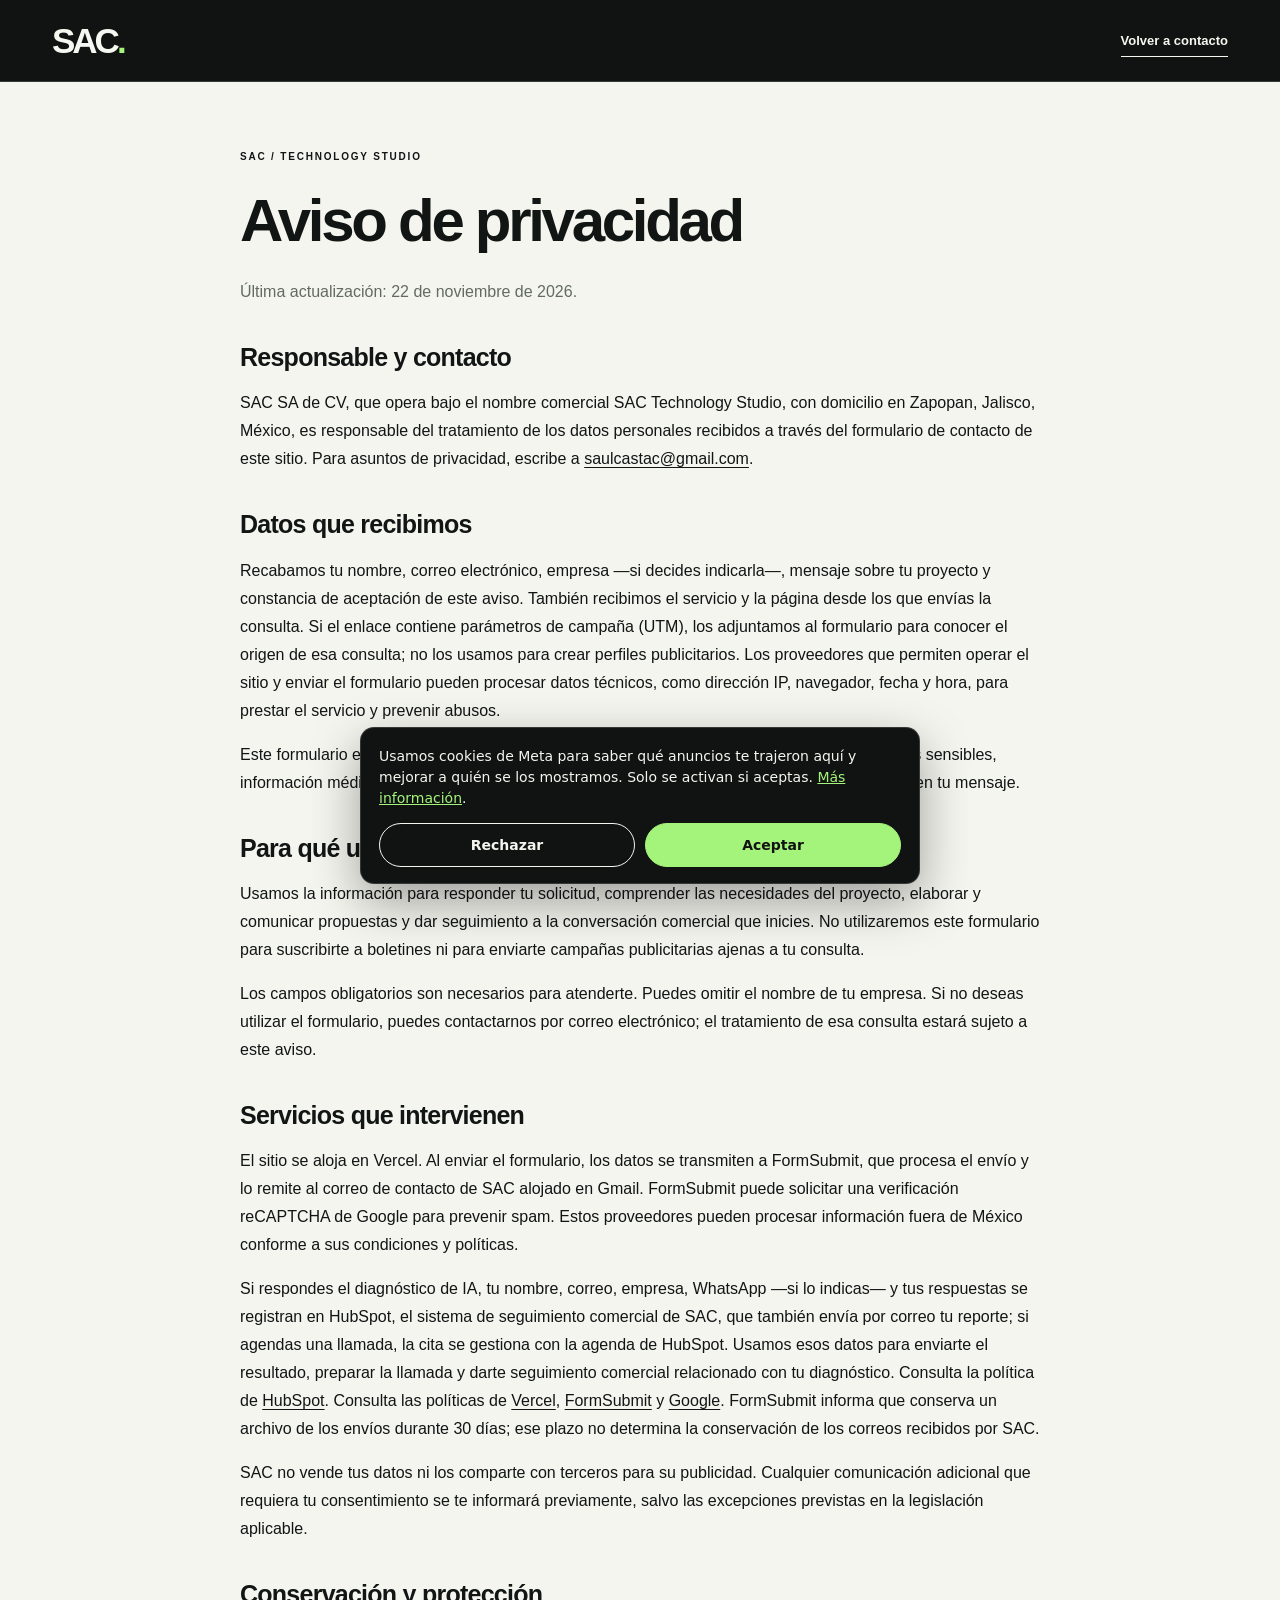
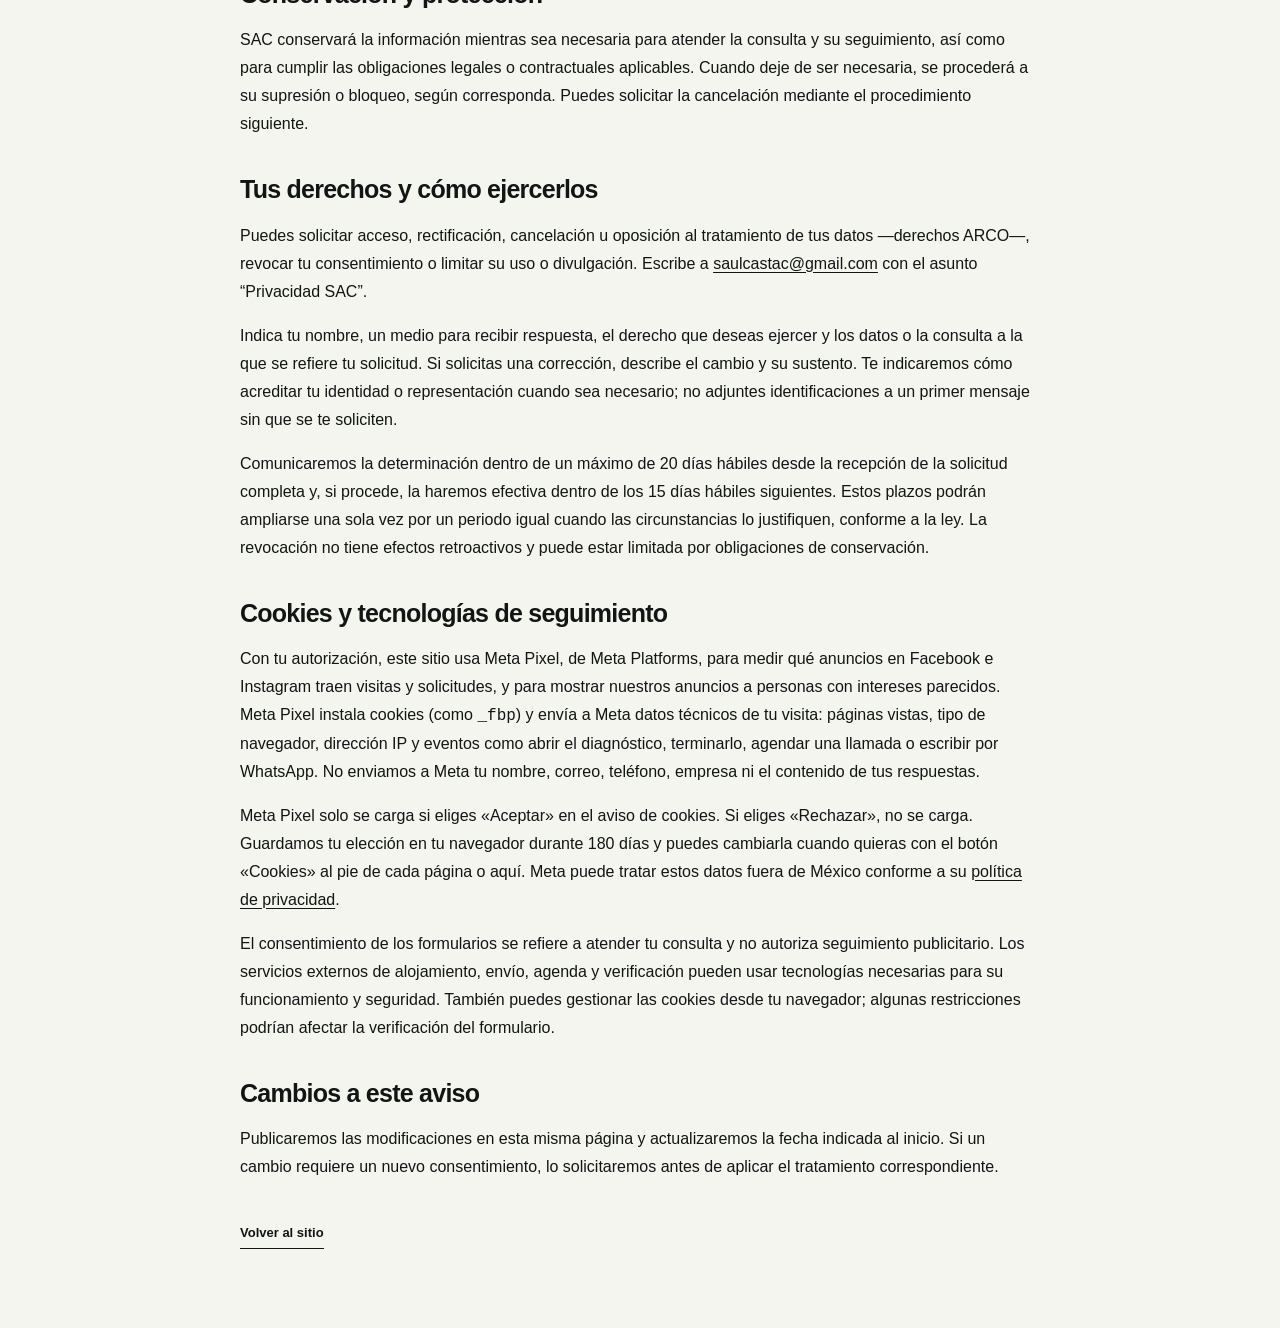
<file: privacidad.html>
<!doctype html>
<html lang="es-MX">
<head>
<meta charset="utf-8"><meta name="viewport" content="width=device-width, initial-scale=1">
<meta name="theme-color" content="#101312">
<link rel="canonical" href="https://saacstudio.com/privacidad.html">
<title>Aviso de privacidad | SAC Technology Studio</title>
<meta name="description" content="Conoce cómo SAC SA de CV trata los datos de contacto que compartes para consultar sobre un proyecto.">
<link rel="icon" href="./favicon.svg" type="image/svg+xml"><link rel="stylesheet" href="./styles.css">
<script src="/tracking.js" defer></script>
</head>
<body>
<header class="site-header"><div class="container nav-wrap"><a class="brand" href="./index.html" aria-label="SAC, volver al inicio"><span>SAC<span class="brand-dot">.</span></span></a><a href="./index.html#contacto" class="text-link">Volver a contacto</a></div></header>
<main class="privacy-page container">
<span class="section-label">SAC / TECHNOLOGY STUDIO</span>
<h1>Aviso de privacidad</h1>
<p class="privacy-date">Última actualización: 22 de noviembre de 2026.</p>
<section><h2>Responsable y contacto</h2><p>SAC SA de CV, que opera bajo el nombre comercial SAC Technology Studio, con domicilio en Zapopan, Jalisco, México, es responsable del tratamiento de los datos personales recibidos a través del formulario de contacto de este sitio. Para asuntos de privacidad, escribe a <a href="mailto:saulcastac@gmail.com">saulcastac@gmail.com</a>.</p></section>
<section><h2>Datos que recibimos</h2><p>Recabamos tu nombre, correo electrónico, empresa —si decides indicarla—, mensaje sobre tu proyecto y constancia de aceptación de este aviso. También recibimos el servicio y la página desde los que envías la consulta. Si el enlace contiene parámetros de campaña (UTM), los adjuntamos al formulario para conocer el origen de esa consulta; no los usamos para crear perfiles publicitarios. Los proveedores que permiten operar el sitio y enviar el formulario pueden procesar datos técnicos, como dirección IP, navegador, fecha y hora, para prestar el servicio y prevenir abusos.</p><p>Este formulario es para consultas sobre servicios tecnológicos. No solicitamos datos personales sensibles, información médica, expedientes de pacientes, contraseñas ni datos bancarios. Evita incluirlos en tu mensaje.</p></section>
<section><h2>Para qué utilizamos tus datos</h2><p>Usamos la información para responder tu solicitud, comprender las necesidades del proyecto, elaborar y comunicar propuestas y dar seguimiento a la conversación comercial que inicies. No utilizaremos este formulario para suscribirte a boletines ni para enviarte campañas publicitarias ajenas a tu consulta.</p><p>Los campos obligatorios son necesarios para atenderte. Puedes omitir el nombre de tu empresa. Si no deseas utilizar el formulario, puedes contactarnos por correo electrónico; el tratamiento de esa consulta estará sujeto a este aviso.</p></section>
<section><h2>Servicios que intervienen</h2><p>El sitio se aloja en Vercel. Al enviar el formulario, los datos se transmiten a FormSubmit, que procesa el envío y lo remite al correo de contacto de SAC alojado en Gmail. FormSubmit puede solicitar una verificación reCAPTCHA de Google para prevenir spam. Estos proveedores pueden procesar información fuera de México conforme a sus condiciones y políticas.</p><p>Si respondes el diagnóstico de IA, tu nombre, correo, empresa, WhatsApp —si lo indicas— y tus respuestas se registran en HubSpot, el sistema de seguimiento comercial de SAC, que también envía por correo tu reporte; si agendas una llamada, la cita se gestiona con la agenda de HubSpot. Usamos esos datos para enviarte el resultado, preparar la llamada y darte seguimiento comercial relacionado con tu diagnóstico. Consulta la política de <a href="https://legal.hubspot.com/privacy-policy" target="_blank" rel="noopener noreferrer">HubSpot</a>. Consulta las políticas de <a href="https://vercel.com/legal/privacy-policy" target="_blank" rel="noopener noreferrer">Vercel</a>, <a href="https://formsubmit.co/privacy.pdf" target="_blank" rel="noopener noreferrer">FormSubmit</a> y <a href="https://policies.google.com/privacy" target="_blank" rel="noopener noreferrer">Google</a>. FormSubmit informa que conserva un archivo de los envíos durante 30 días; ese plazo no determina la conservación de los correos recibidos por SAC.</p><p>SAC no vende tus datos ni los comparte con terceros para su publicidad. Cualquier comunicación adicional que requiera tu consentimiento se te informará previamente, salvo las excepciones previstas en la legislación aplicable.</p></section>
<section><h2>Conservación y protección</h2><p>SAC conservará la información mientras sea necesaria para atender la consulta y su seguimiento, así como para cumplir las obligaciones legales o contractuales aplicables. Cuando deje de ser necesaria, se procederá a su supresión o bloqueo, según corresponda. Puedes solicitar la cancelación mediante el procedimiento siguiente.</p></section>
<section><h2>Tus derechos y cómo ejercerlos</h2><p>Puedes solicitar acceso, rectificación, cancelación u oposición al tratamiento de tus datos —derechos ARCO—, revocar tu consentimiento o limitar su uso o divulgación. Escribe a <a href="mailto:saulcastac@gmail.com">saulcastac@gmail.com</a> con el asunto “Privacidad SAC”.</p><p>Indica tu nombre, un medio para recibir respuesta, el derecho que deseas ejercer y los datos o la consulta a la que se refiere tu solicitud. Si solicitas una corrección, describe el cambio y su sustento. Te indicaremos cómo acreditar tu identidad o representación cuando sea necesario; no adjuntes identificaciones a un primer mensaje sin que se te soliciten.</p><p>Comunicaremos la determinación dentro de un máximo de 20 días hábiles desde la recepción de la solicitud completa y, si procede, la haremos efectiva dentro de los 15 días hábiles siguientes. Estos plazos podrán ampliarse una sola vez por un periodo igual cuando las circunstancias lo justifiquen, conforme a la ley. La revocación no tiene efectos retroactivos y puede estar limitada por obligaciones de conservación.</p></section>
<section id="cookies"><h2>Cookies y tecnologías de seguimiento</h2><p>Con tu autorización, este sitio usa Meta Pixel, de Meta Platforms, para medir qué anuncios en Facebook e Instagram traen visitas y solicitudes, y para mostrar nuestros anuncios a personas con intereses parecidos. Meta Pixel instala cookies (como <code>_fbp</code>) y envía a Meta datos técnicos de tu visita: páginas vistas, tipo de navegador, dirección IP y eventos como abrir el diagnóstico, terminarlo, agendar una llamada o escribir por WhatsApp. No enviamos a Meta tu nombre, correo, teléfono, empresa ni el contenido de tus respuestas.</p><p>Meta Pixel solo se carga si eliges «Aceptar» en el aviso de cookies. Si eliges «Rechazar», no se carga. Guardamos tu elección en tu navegador durante 180 días y puedes cambiarla cuando quieras con el botón «Cookies» al pie de cada página o <button type="button" data-cookie-settings hidden>aquí</button>. Meta puede tratar estos datos fuera de México conforme a su <a href="https://www.facebook.com/privacy/policy/" target="_blank" rel="noopener noreferrer">política de privacidad</a>.</p><p>El consentimiento de los formularios se refiere a atender tu consulta y no autoriza seguimiento publicitario. Los servicios externos de alojamiento, envío, agenda y verificación pueden usar tecnologías necesarias para su funcionamiento y seguridad. También puedes gestionar las cookies desde tu navegador; algunas restricciones podrían afectar la verificación del formulario.</p></section>
<section><h2>Cambios a este aviso</h2><p>Publicaremos las modificaciones en esta misma página y actualizaremos la fecha indicada al inicio. Si un cambio requiere un nuevo consentimiento, lo solicitaremos antes de aplicar el tratamiento correspondiente.</p></section>
<a class="text-link" href="./index.html">Volver al sitio</a>
</main>
</body>
</html>
</file>
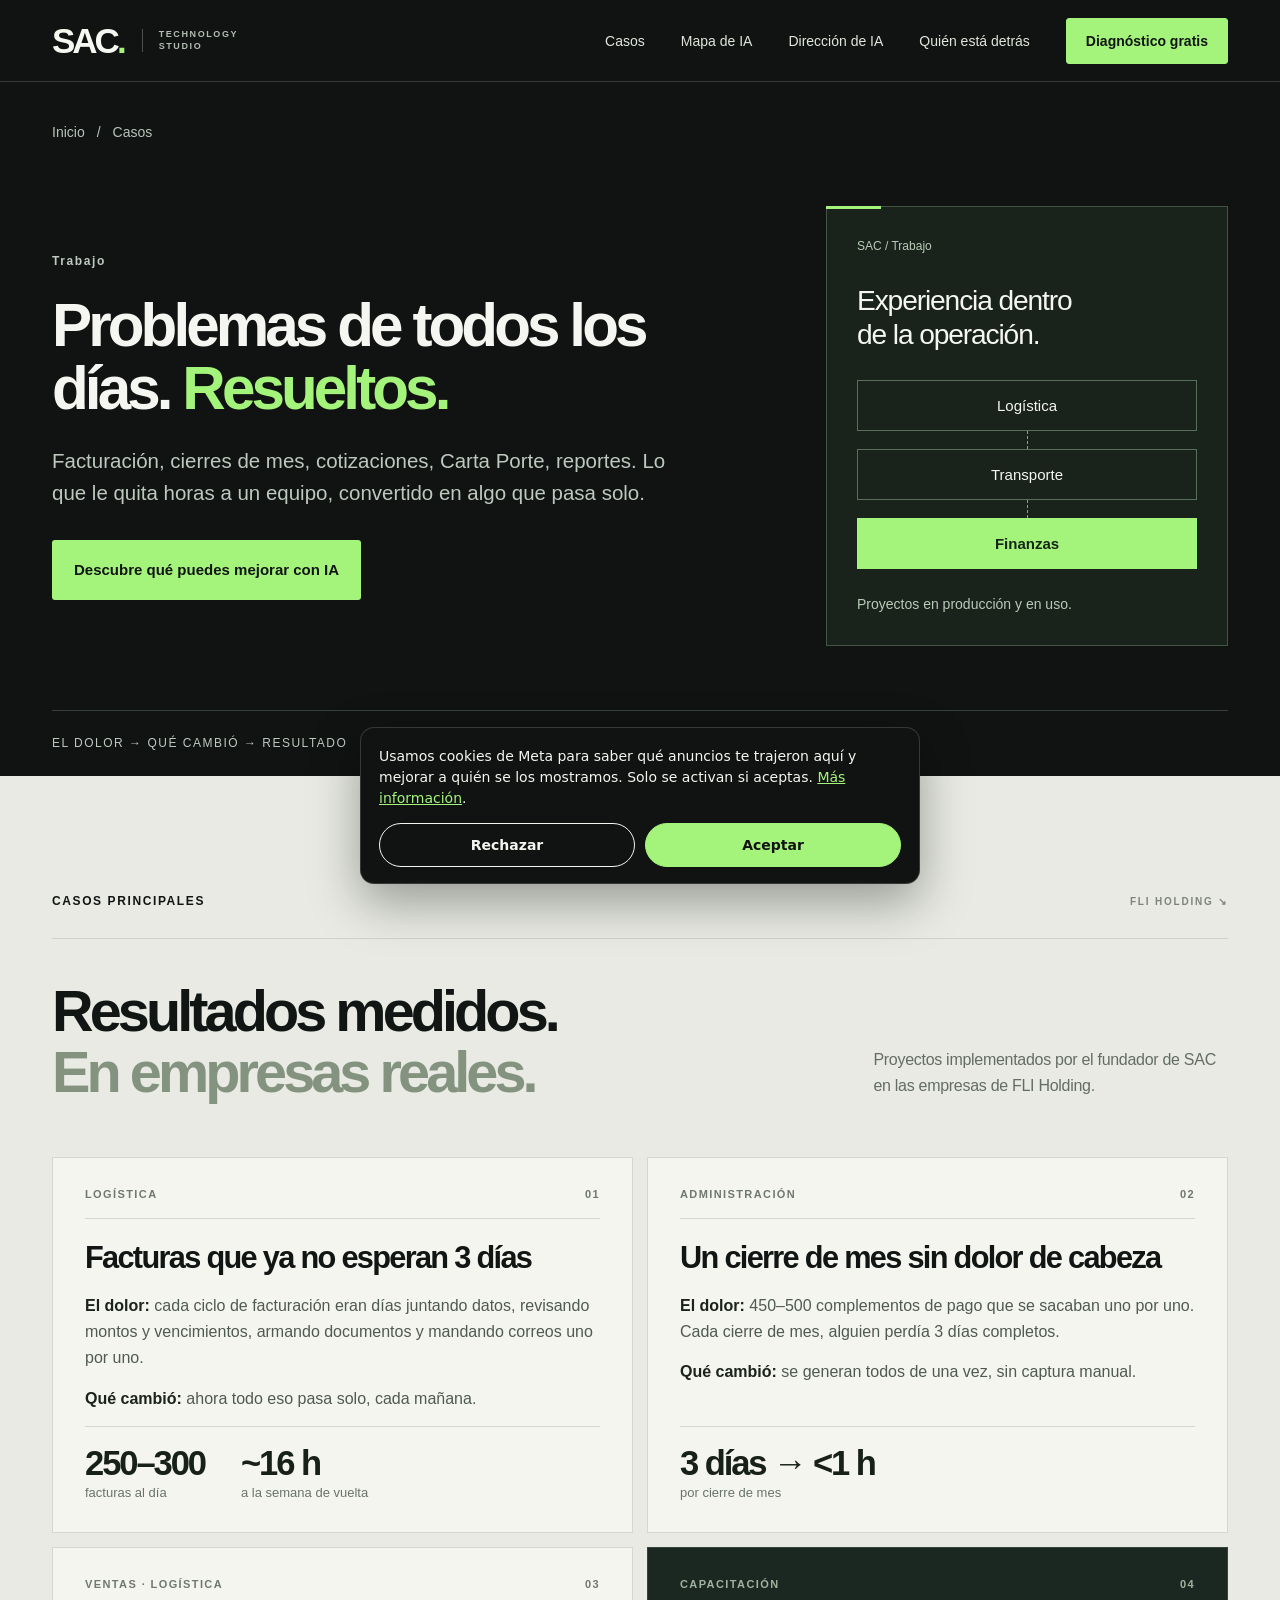
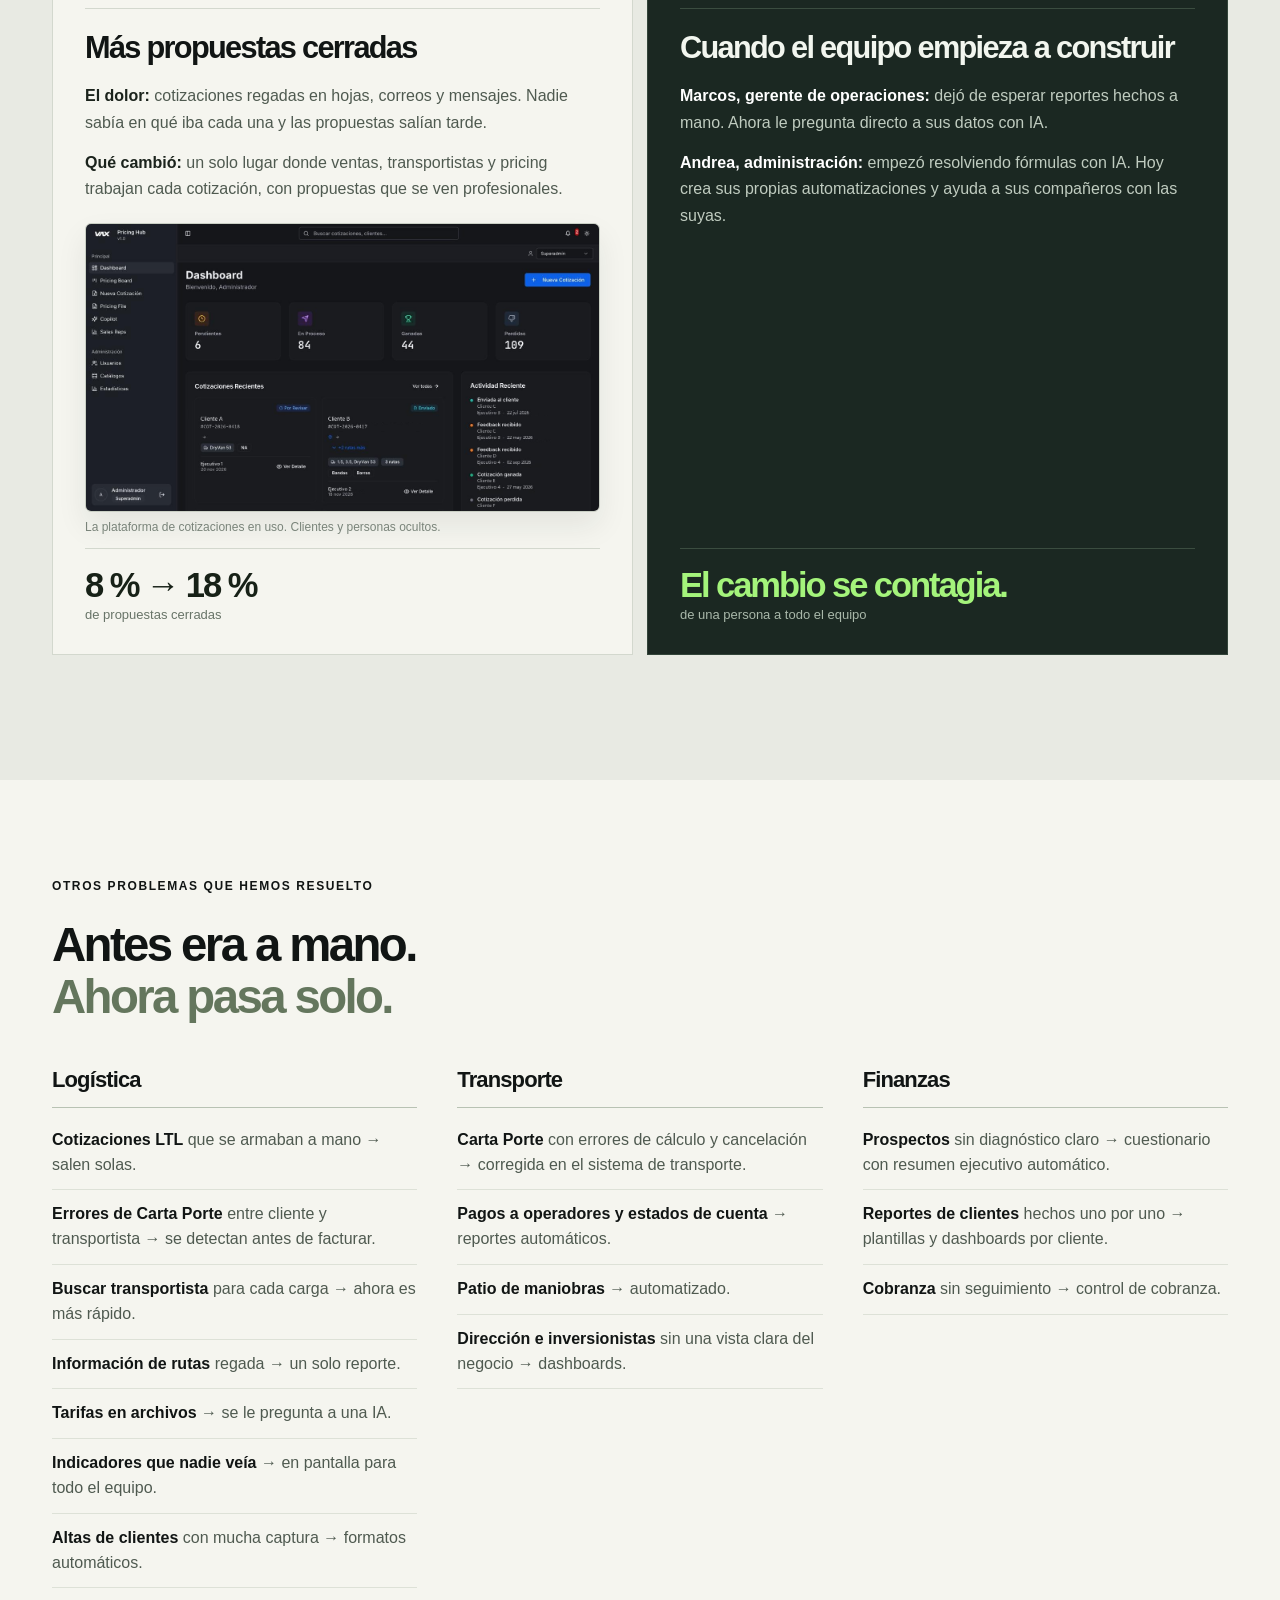
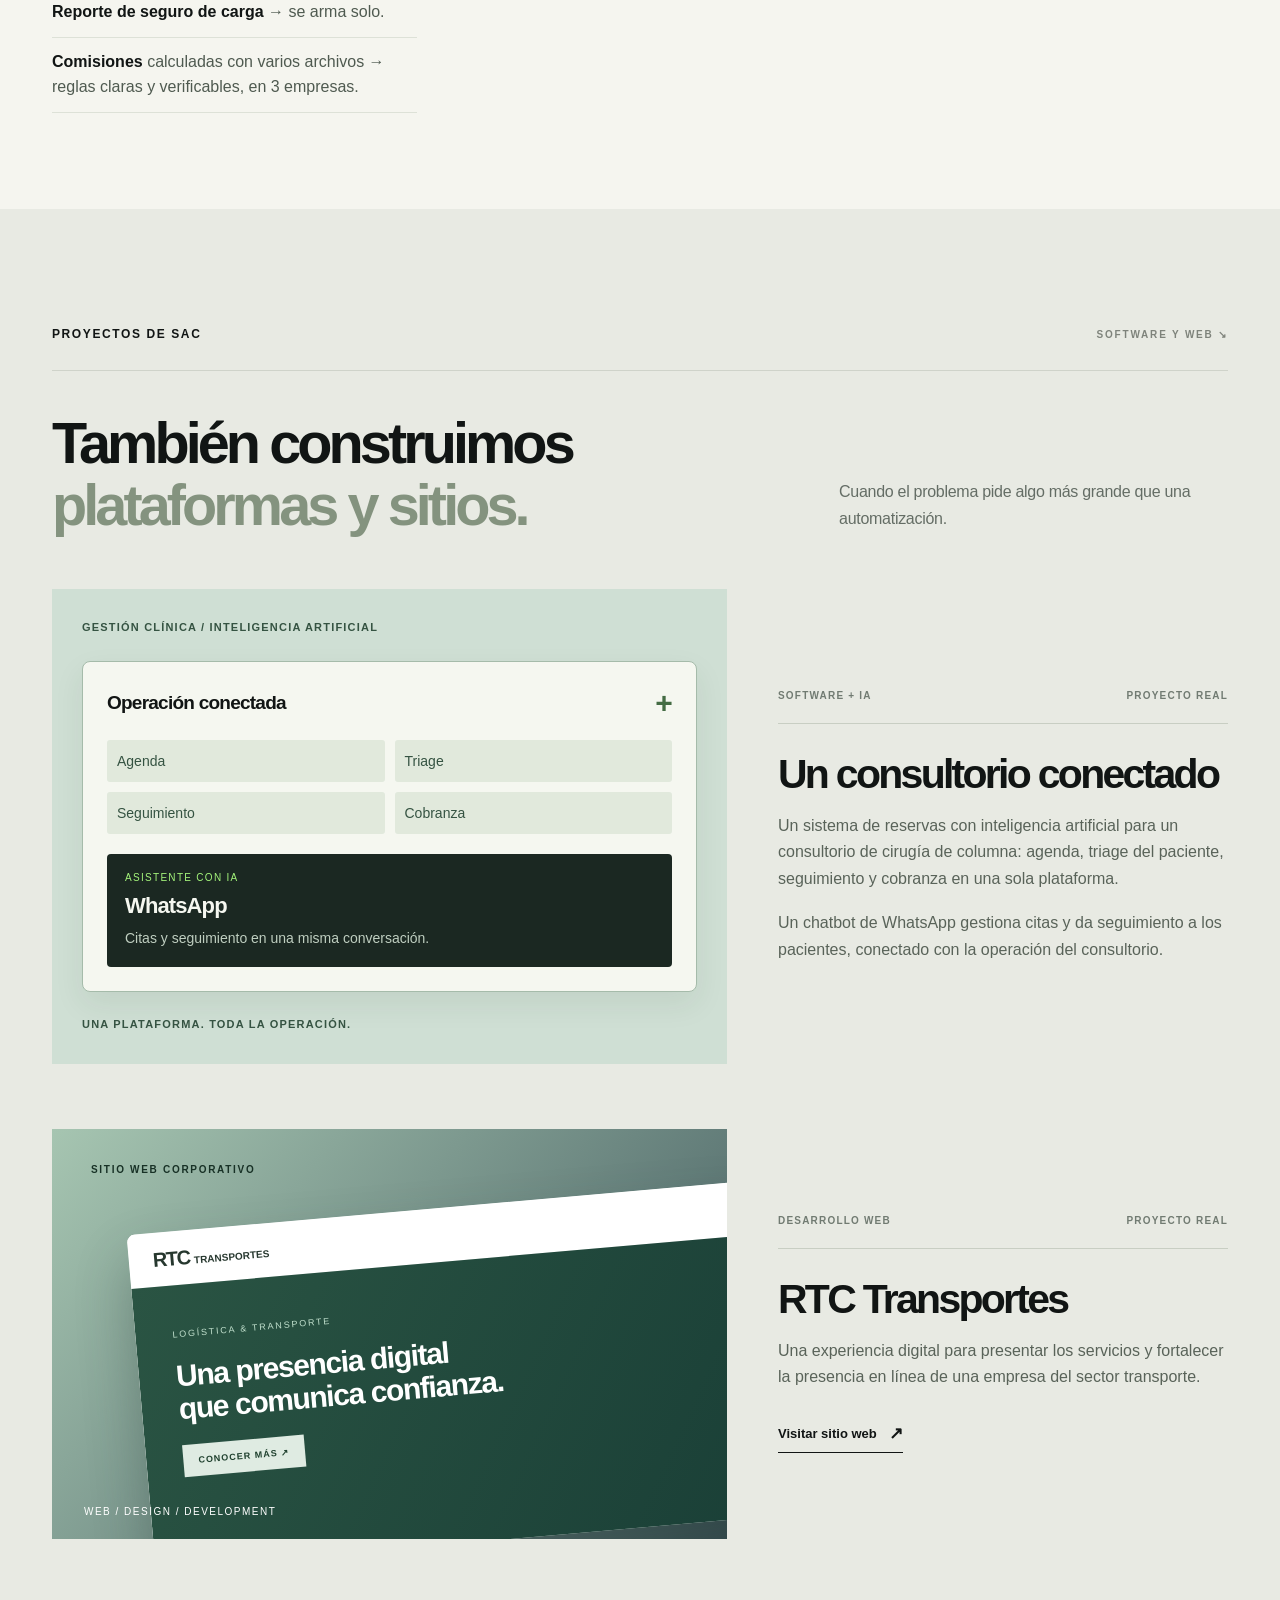
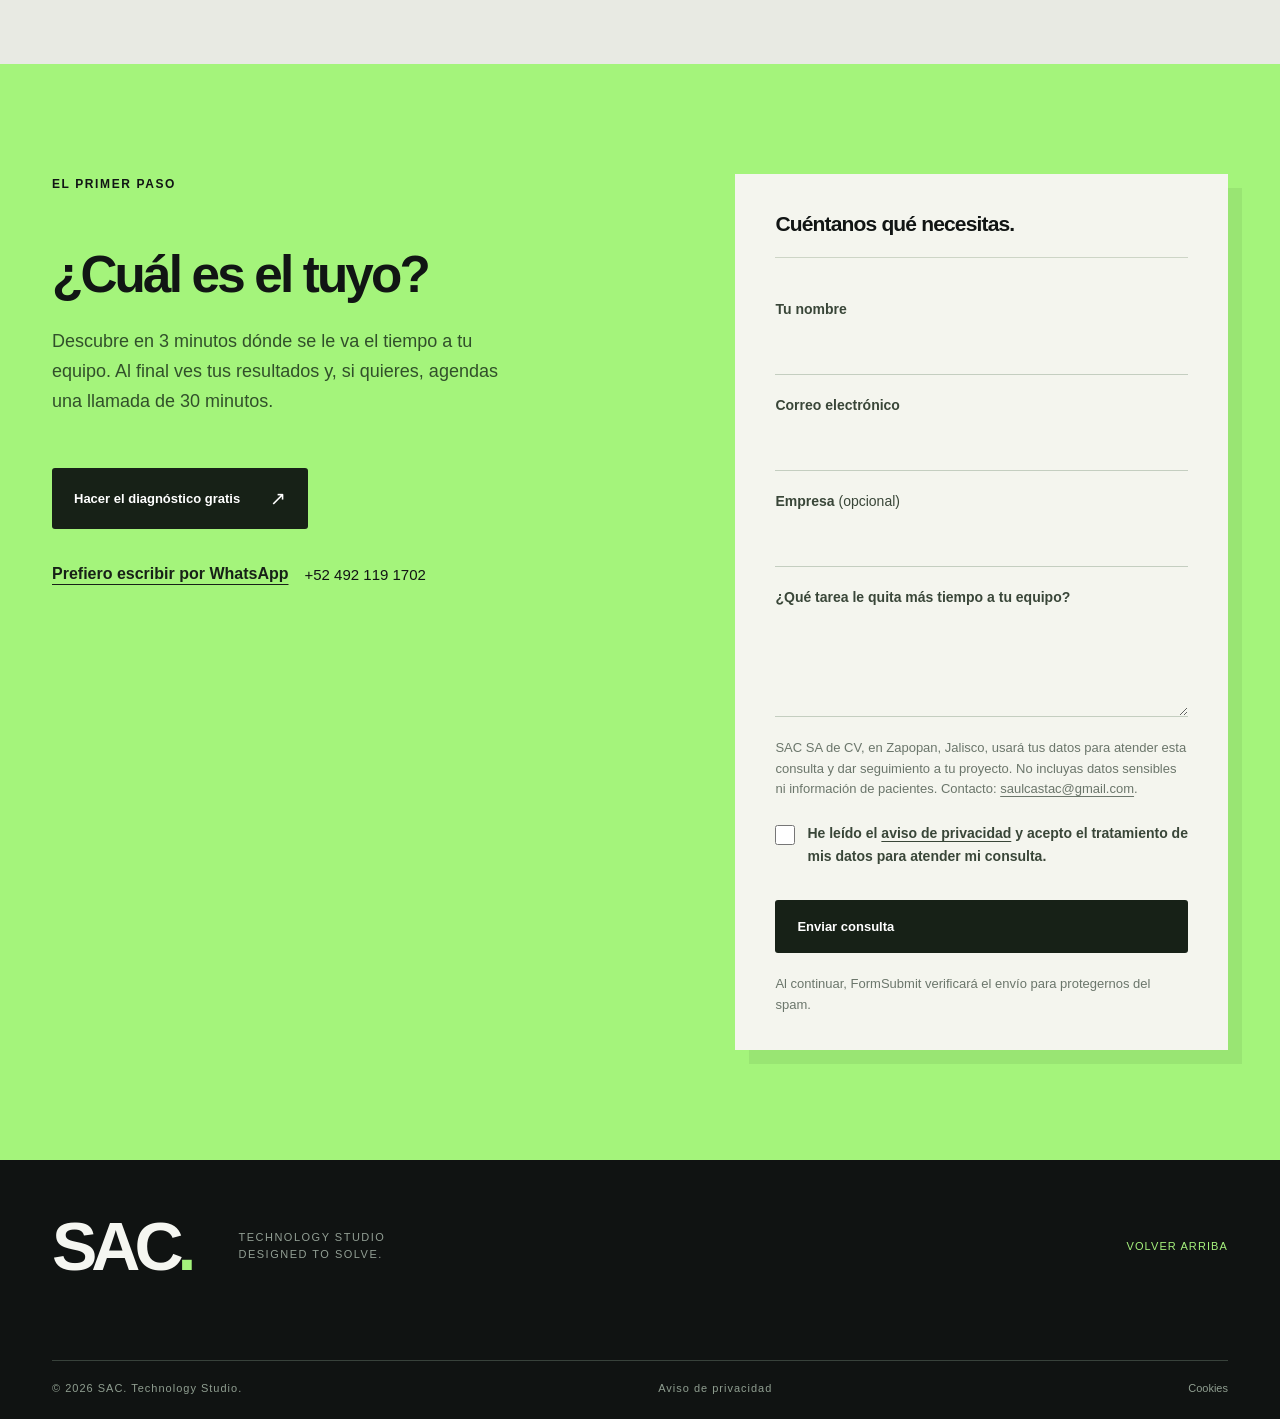
<file: trabajo.html>
<!doctype html>
<html lang="es-MX"><head>
<meta charset="utf-8"><meta name="viewport" content="width=device-width, initial-scale=1"><meta name="theme-color" content="#101312">
<title>Trabajo — problemas reales que hemos resuelto | SAC</title><meta name="description" content="Facturación, cierres de mes, cotizaciones, Carta Porte y reportes: problemas reales de logística, transporte y finanzas resueltos con automatización e IA."><link rel="canonical" href="https://saacstudio.com/trabajo">
<meta property="og:type" content="website"><meta property="og:locale" content="es_MX"><meta property="og:site_name" content="SAC Technology Studio"><meta property="og:url" content="https://saacstudio.com/trabajo"><meta property="og:title" content="Trabajo — problemas reales que hemos resuelto | SAC"><meta property="og:description" content="Problemas reales de logística, transporte y finanzas resueltos con automatización e IA."><meta property="og:image" content="https://saacstudio.com/og-image.png"><meta property="og:image:width" content="1731"><meta property="og:image:height" content="909"><meta property="og:image:alt" content="SAC Technology Studio — Tecnología que resuelve."><meta name="twitter:card" content="summary_large_image"><meta name="twitter:image" content="https://saacstudio.com/og-image.png">
<link rel="icon" href="/favicon.svg" type="image/svg+xml"><link rel="stylesheet" href="/styles.css"><script src="/tracking.js" defer></script><script src="/analytics.js" defer></script><script src="/main.js" defer></script>
</head><body class="service-page" data-service="trabajo">
<a class="skip-link" href="#contenido">Saltar al contenido</a>
<header class="site-header" id="inicio"><div class="container nav-wrap">
<a class="brand" href="/" aria-label="SAC, ir al inicio"><span>SAC<span class="brand-dot">.</span></span><span class="brand-sub">TECHNOLOGY<br>STUDIO</span></a>
<button class="menu-toggle" type="button" aria-controls="nav-menu" aria-expanded="false" aria-label="Abrir menú"><span></span><span></span></button>
<nav class="nav" id="nav-menu" aria-label="Principal"><a href="/#casos">Casos</a><a href="/mapa-ia">Mapa de IA</a><a href="/servicios/acompanamiento-ia">Dirección de IA</a><a href="/#fundador">Quién está detrás</a><a class="nav-cta" href="/diagnostico/" data-cta="header">Diagnóstico gratis</a></nav>
</div></header>
<main id="contenido">
<section class="service-hero theme-dark" aria-labelledby="hero-title"><div class="container">
<nav class="service-breadcrumb" aria-label="Ruta de navegación"><a href="/">Inicio</a><span aria-hidden="true">/</span><a href="/#casos">Casos</a></nav>
<div class="service-hero-grid"><div class="service-hero-copy"><p class="eyebrow">Trabajo</p><h1 id="hero-title">Problemas de todos los días. <em>Resueltos.</em></h1><p class="service-intro">Facturación, cierres de mes, cotizaciones, Carta Porte, reportes. Lo que le quita horas a un equipo, convertido en algo que pasa solo.</p><a class="button button-lime" href="/diagnostico/" data-cta="hero">Descubre qué puedes mejorar con IA</a></div>
<div class="service-diagram" aria-label="Sectores: logística, transporte y finanzas" role="img"><span class="diagram-kicker" aria-hidden="true">SAC / Trabajo</span><p class="diagram-title" aria-hidden="true">Experiencia dentro<br>de la operación.</p><div class="diagram-flow" aria-hidden="true"><span>Logística</span><span>Transporte</span><span>Finanzas</span></div><p class="diagram-note" aria-hidden="true">Proyectos en producción y en uso.</p></div></div>
<p class="service-hero-foot">EL DOLOR → QUÉ CAMBIÓ → RESULTADO</p>
</div></section>

<section class="section cases" aria-labelledby="cases-title"><div class="container">
<div class="section-top"><span class="section-label">CASOS PRINCIPALES</span><span class="tiny-index">FLI HOLDING ↘</span></div>
<div class="section-heading-grid"><h2 id="cases-title">Resultados medidos.<br><em>En empresas reales.</em></h2><p>Proyectos implementados por el fundador de SAC en las empresas de FLI Holding.</p></div>
<div class="case-grid">
<article class="case-card"><div class="case-meta"><span>LOGÍSTICA</span><span>01</span></div><h3>Facturas que ya no esperan 3 días</h3><p><strong>El dolor:</strong> cada ciclo de facturación eran días juntando datos, revisando montos y vencimientos, armando documentos y mandando correos uno por uno.</p><p><strong>Qué cambió:</strong> ahora todo eso pasa solo, cada mañana.</p><div class="case-result"><div><strong>250–300</strong><small>facturas al día</small></div><div><strong>~16 h</strong><small>a la semana de vuelta</small></div></div></article>
<article class="case-card"><div class="case-meta"><span>ADMINISTRACIÓN</span><span>02</span></div><h3>Un cierre de mes sin dolor de cabeza</h3><p><strong>El dolor:</strong> 450–500 complementos de pago que se sacaban uno por uno. Cada cierre de mes, alguien perdía 3 días completos.</p><p><strong>Qué cambió:</strong> se generan todos de una vez, sin captura manual.</p><div class="case-result"><div><strong>3 días → &lt;1 h</strong><small>por cierre de mes</small></div></div></article>
<article class="case-card"><div class="case-meta"><span>VENTAS · LOGÍSTICA</span><span>03</span></div><h3>Más propuestas cerradas</h3><p><strong>El dolor:</strong> cotizaciones regadas en hojas, correos y mensajes. Nadie sabía en qué iba cada una y las propuestas salían tarde.</p><p><strong>Qué cambió:</strong> un solo lugar donde ventas, transportistas y pricing trabajan cada cotización, con propuestas que se ven profesionales.</p><figure class="case-shot"><img src="/img/pricing-hub.jpg" width="1280" height="717" alt="Tablero de la plataforma de cotizaciones: pendientes, en proceso, ganadas y perdidas, cotizaciones recientes y actividad" loading="lazy"><figcaption>La plataforma de cotizaciones en uso. Clientes y personas ocultos.</figcaption></figure><div class="case-result"><div><strong>8 % → 18 %</strong><small>de propuestas cerradas</small></div></div></article>
<article class="case-card case-card-dark"><div class="case-meta"><span>CAPACITACIÓN</span><span>04</span></div><h3>Cuando el equipo empieza a construir</h3><p><strong>Marcos, gerente de operaciones:</strong> dejó de esperar reportes hechos a mano. Ahora le pregunta directo a sus datos con IA.</p><p><strong>Andrea, administración:</strong> empezó resolviendo fórmulas con IA. Hoy crea sus propias automatizaciones y ayuda a sus compañeros con las suyas.</p><div class="case-result"><div><strong>El cambio se contagia.</strong><small>de una persona a todo el equipo</small></div></div></article>
</div></div></section>

<section class="service-section" aria-labelledby="more-title"><div class="container">
<div class="service-heading"><span class="section-label">OTROS PROBLEMAS QUE HEMOS RESUELTO</span><h2 id="more-title">Antes era a mano.<br><em>Ahora pasa solo.</em></h2></div>
<div class="work-list">
<div><h3>Logística</h3><ul>
<li><b>Cotizaciones LTL</b> que se armaban a mano → salen solas.</li>
<li><b>Errores de Carta Porte</b> entre cliente y transportista → se detectan antes de facturar.</li>
<li><b>Buscar transportista</b> para cada carga → ahora es más rápido.</li>
<li><b>Información de rutas</b> regada → un solo reporte.</li>
<li><b>Tarifas en archivos</b> → se le pregunta a una IA.</li>
<li><b>Indicadores que nadie veía</b> → en pantalla para todo el equipo.</li>
<li><b>Altas de clientes</b> con mucha captura → formatos automáticos.</li>
<li><b>Reporte de seguro de carga</b> → se arma solo.</li>
<li><b>Comisiones</b> calculadas con varios archivos → reglas claras y verificables, en 3 empresas.</li>
</ul></div>
<div><h3>Transporte</h3><ul>
<li><b>Carta Porte</b> con errores de cálculo y cancelación → corregida en el sistema de transporte.</li>
<li><b>Pagos a operadores y estados de cuenta</b> → reportes automáticos.</li>
<li><b>Patio de maniobras</b> → automatizado.</li>
<li><b>Dirección e inversionistas</b> sin una vista clara del negocio → dashboards.</li>
</ul></div>
<div><h3>Finanzas</h3><ul>
<li><b>Prospectos</b> sin diagnóstico claro → cuestionario con resumen ejecutivo automático.</li>
<li><b>Reportes de clientes</b> hechos uno por uno → plantillas y dashboards por cliente.</li>
<li><b>Cobranza</b> sin seguimiento → control de cobranza.</li>
</ul></div>
</div></div></section>

<section class="section projects" aria-labelledby="sac-projects-title"><div class="container">
<div class="section-top"><span class="section-label">PROYECTOS DE SAC</span><span class="tiny-index">SOFTWARE Y WEB ↘</span></div>
<div class="section-heading-grid projects-title-grid"><h2 id="sac-projects-title">También construimos <em>plataformas y sitios.</em></h2><p>Cuando el problema pide algo más grande que una automatización.</p></div>
<div class="project-list">
<article class="project project-clinic">
<div class="project-art clinic-art" role="img" aria-label="Esquema de una plataforma que conecta agenda, triage, seguimiento y cobranza con un asistente de WhatsApp">
<span class="clinic-kicker">GESTIÓN CLÍNICA / INTELIGENCIA ARTIFICIAL</span>
<div class="clinic-dashboard" aria-hidden="true"><div class="clinic-dashboard-heading"><span>Operación conectada</span><span class="clinic-cross">+</span></div><div class="clinic-modules"><span>Agenda</span><span>Triage</span><span>Seguimiento</span><span>Cobranza</span></div><div class="clinic-assistant"><span>ASISTENTE CON IA</span><strong>WhatsApp</strong><p>Citas y seguimiento en una misma conversación.</p></div></div>
<span class="clinic-caption">UNA PLATAFORMA. TODA LA OPERACIÓN.</span>
</div>
<div class="project-copy"><div class="project-meta"><span>SOFTWARE + IA</span><span>PROYECTO REAL</span></div><h3>Un consultorio conectado</h3><p>Un sistema de reservas con inteligencia artificial para un consultorio de cirugía de columna: agenda, triage del paciente, seguimiento y cobranza en una sola plataforma.</p><p class="clinic-detail">Un chatbot de WhatsApp gestiona citas y da seguimiento a los pacientes, conectado con la operación del consultorio.</p></div>
</article>
<article class="project project-featured"><div class="project-art project-rtc"><div class="project-art-label">SITIO WEB CORPORATIVO</div><div class="project-window"><div class="project-window-top"><span>RTC <span class="project-logo-sub">TRANSPORTES</span></span><span class="dots">•••</span></div><div class="project-window-body"><span class="mini-eyebrow">LOGÍSTICA &amp; TRANSPORTE</span><strong>Una presencia digital<br>que comunica confianza.</strong><span class="mock-button">CONOCER MÁS ↗</span></div></div><span class="art-bottom-label">WEB / DESIGN / DEVELOPMENT</span></div><div class="project-copy"><div class="project-meta"><span>DESARROLLO WEB</span><span>PROYECTO REAL</span></div><h3>RTC Transportes</h3><p>Una experiencia digital para presentar los servicios y fortalecer la presencia en línea de una empresa del sector transporte.</p><a class="text-link" href="https://www.rtctransporte.com/" target="_blank" rel="noopener noreferrer">Visitar sitio web <span aria-hidden="true">↗</span></a></div></article>
</div></div></section>

<section class="contact-section" id="contacto" aria-labelledby="contact-title"><div class="container contact-grid"><div class="contact-copy"><span class="section-label">EL PRIMER PASO</span><h2 id="contact-title">¿Cuál es el tuyo?</h2><p>Descubre en 3 minutos dónde se le va el tiempo a tu equipo. Al final ves tus resultados y, si quieres, agendas una llamada de 30 minutos.</p><div class="contact-whatsapp"><a class="button button-dark" href="/diagnostico/" data-cta="closing">Hacer el diagnóstico gratis <span aria-hidden="true">↗</span></a></div><div class="contact-whatsapp"><a class="text-link" href="https://wa.me/524921191702" target="_blank" rel="noopener noreferrer" data-whatsapp>Prefiero escribir por WhatsApp</a><span class="contact-whatsapp-number">+52 492 119 1702</span></div></div><div class="contact-form-wrap"><div class="contact-form-top"><strong>Cuéntanos qué necesitas.</strong></div><form id="contact-form" action="https://formsubmit.co/saulcastac@gmail.com" method="POST" data-service="trabajo">
<input type="hidden" name="_subject" value="Nueva consulta — Trabajo — SAC">
<input type="hidden" name="_template" value="table">
<input type="hidden" name="_next" value="https://saacstudio.com/gracias.html">
<input type="hidden" name="servicio_origen" value="trabajo">
<input type="hidden" name="landing_origen" value="/trabajo">
<input type="hidden" name="utm_source" value=""><input type="hidden" name="utm_medium" value=""><input type="hidden" name="utm_campaign" value=""><input type="hidden" name="utm_content" value=""><input type="hidden" name="utm_term" value="">
<input type="text" name="_honey" class="form-honey" tabindex="-1" autocomplete="off" aria-hidden="true">
<label for="contact-name">Tu nombre</label><input id="contact-name" name="nombre" autocomplete="name" required maxlength="100">
<label for="contact-email">Correo electrónico</label><input id="contact-email" name="email" type="email" autocomplete="email" required maxlength="180">
<label for="contact-company">Empresa <span class="optional-label">(opcional)</span></label><input id="contact-company" name="empresa" autocomplete="organization" maxlength="120">
<label for="contact-message">¿Qué tarea le quita más tiempo a tu equipo?</label><textarea id="contact-message" name="mensaje" required maxlength="2500" rows="4"></textarea>
<p class="form-note">SAC SA de CV, en Zapopan, Jalisco, usará tus datos para atender esta consulta y dar seguimiento a tu proyecto. No incluyas datos sensibles ni información de pacientes. Contacto: <a href="mailto:saulcastac@gmail.com">saulcastac@gmail.com</a>.</p>
<label class="privacy-consent"><input type="checkbox" name="consentimiento" value="Acepto el aviso de privacidad y el tratamiento para atender mi consulta" required><span>He leído el <a href="/privacidad.html" target="_blank" rel="noopener">aviso de privacidad</a> y acepto el tratamiento de mis datos para atender mi consulta.</span></label>
<button class="button button-dark" type="submit">Enviar consulta</button>
<p class="form-note" id="form-status" role="status">Al continuar, FormSubmit verificará el envío para protegernos del spam.</p>
</form></div></div></section>
</main><footer class="footer theme-dark"><div class="container footer-top"><a href="/" class="footer-brand" aria-label="SAC, inicio">SAC<span>.</span></a><span>TECHNOLOGY STUDIO<br>DESIGNED TO SOLVE.</span><a href="#inicio" class="back-top">VOLVER ARRIBA</a></div><div class="container footer-bottom"><span>© <span id="year">2026</span> SAC. Technology Studio.</span><a href="/privacidad.html">Aviso de privacidad</a><button type="button" data-cookie-settings hidden>Cookies</button></div></footer>
</body></html>
</file>
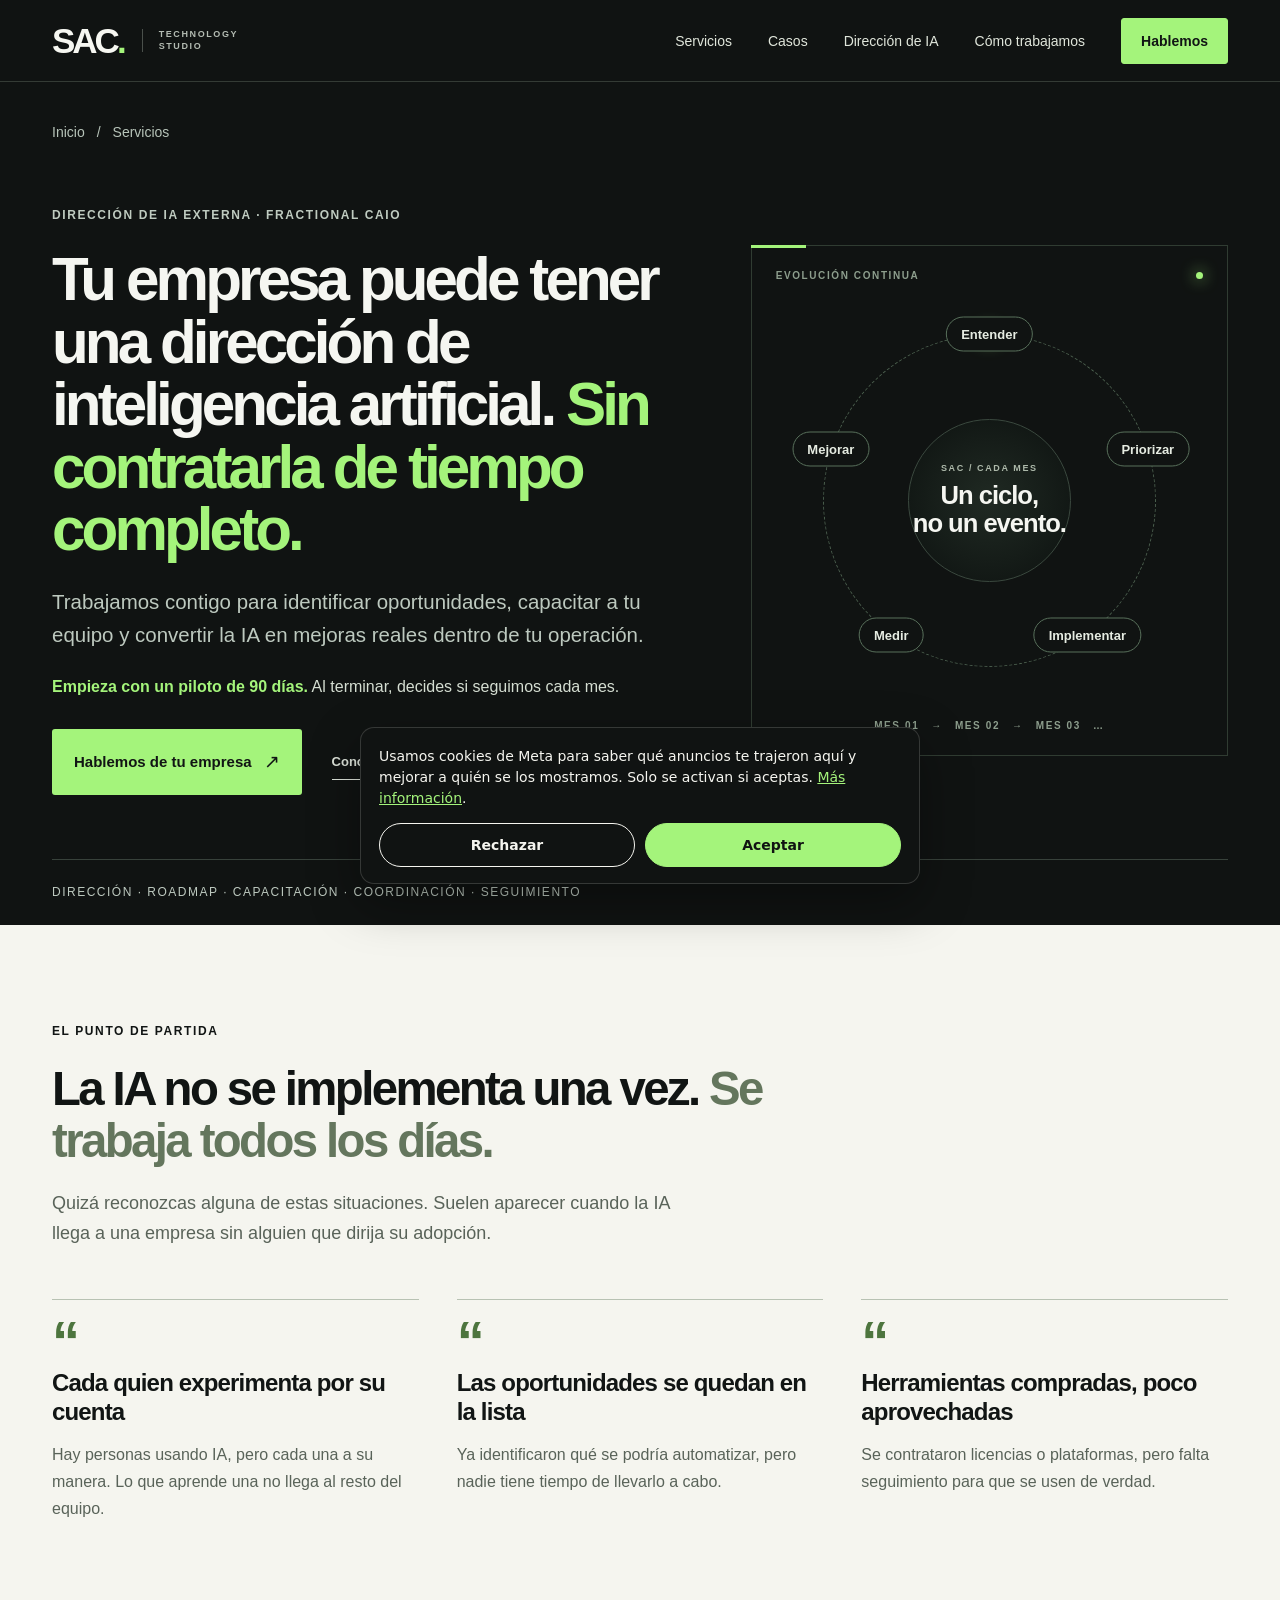
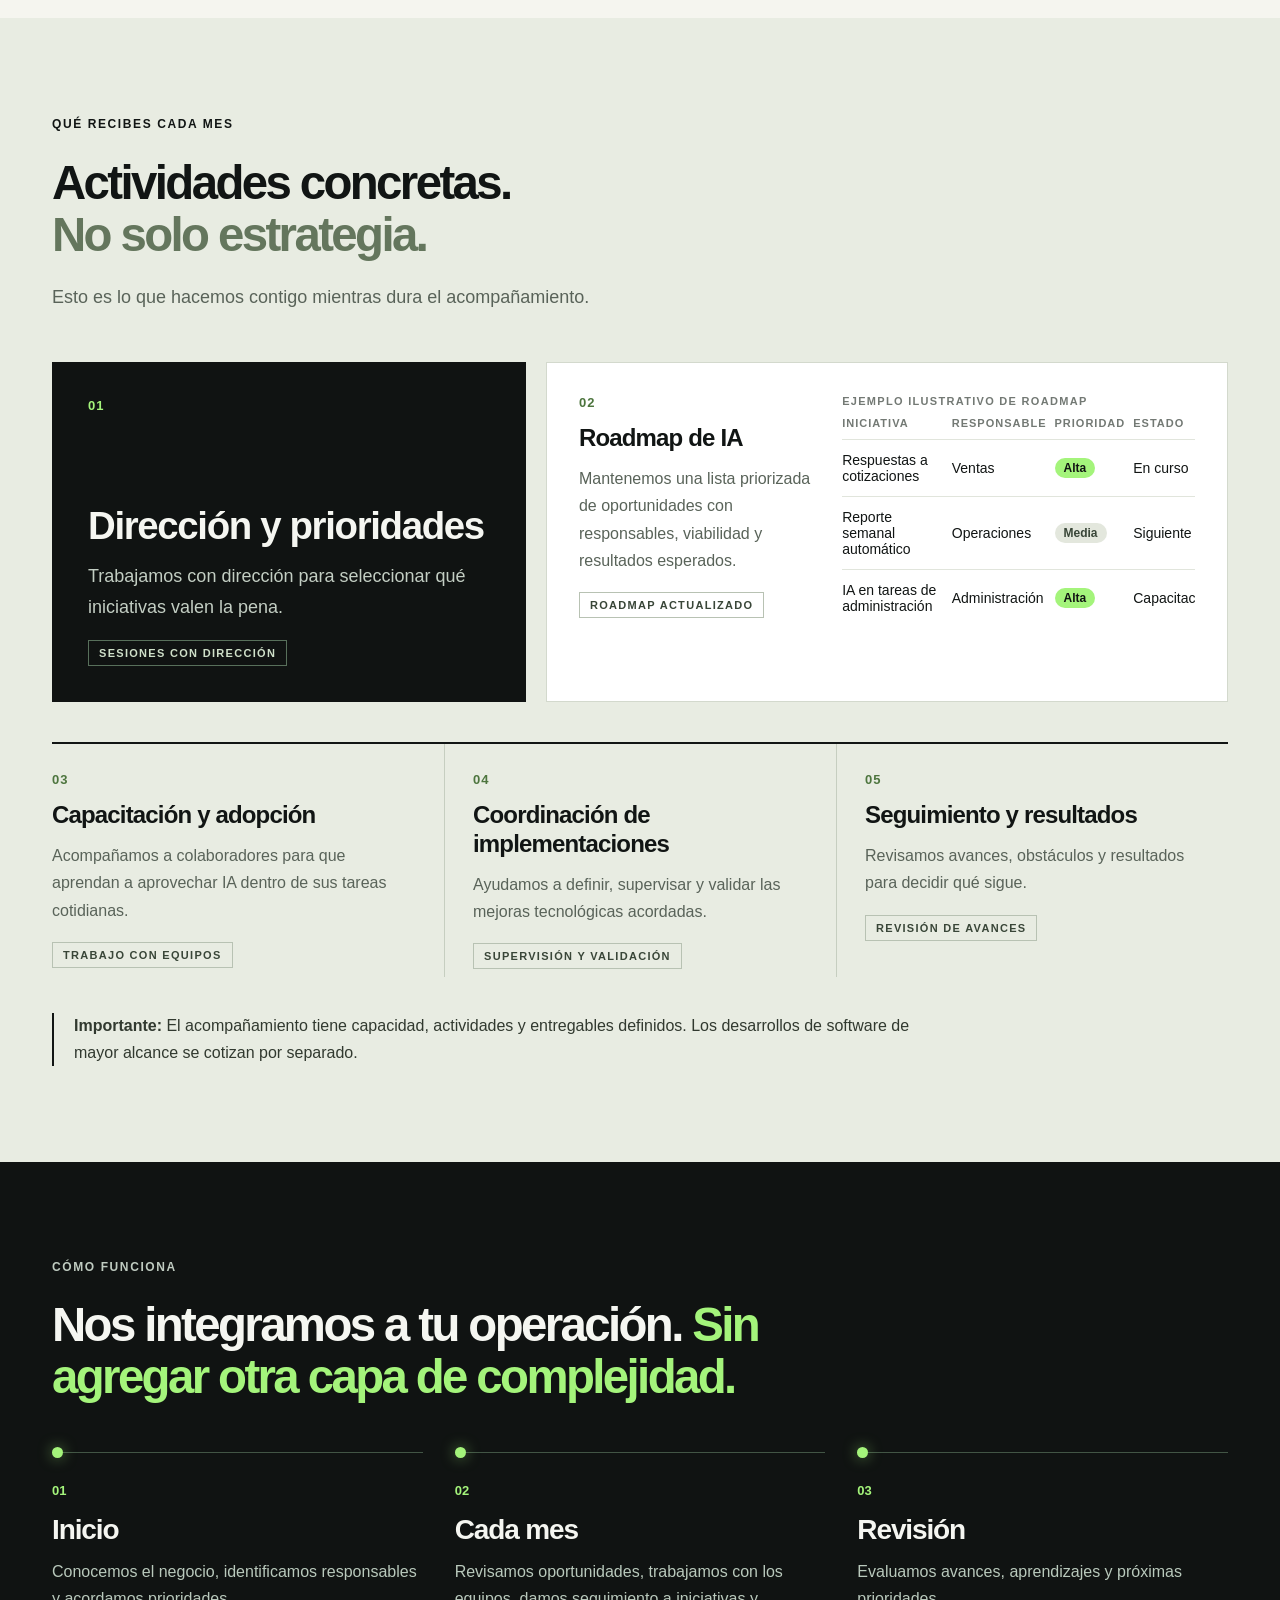
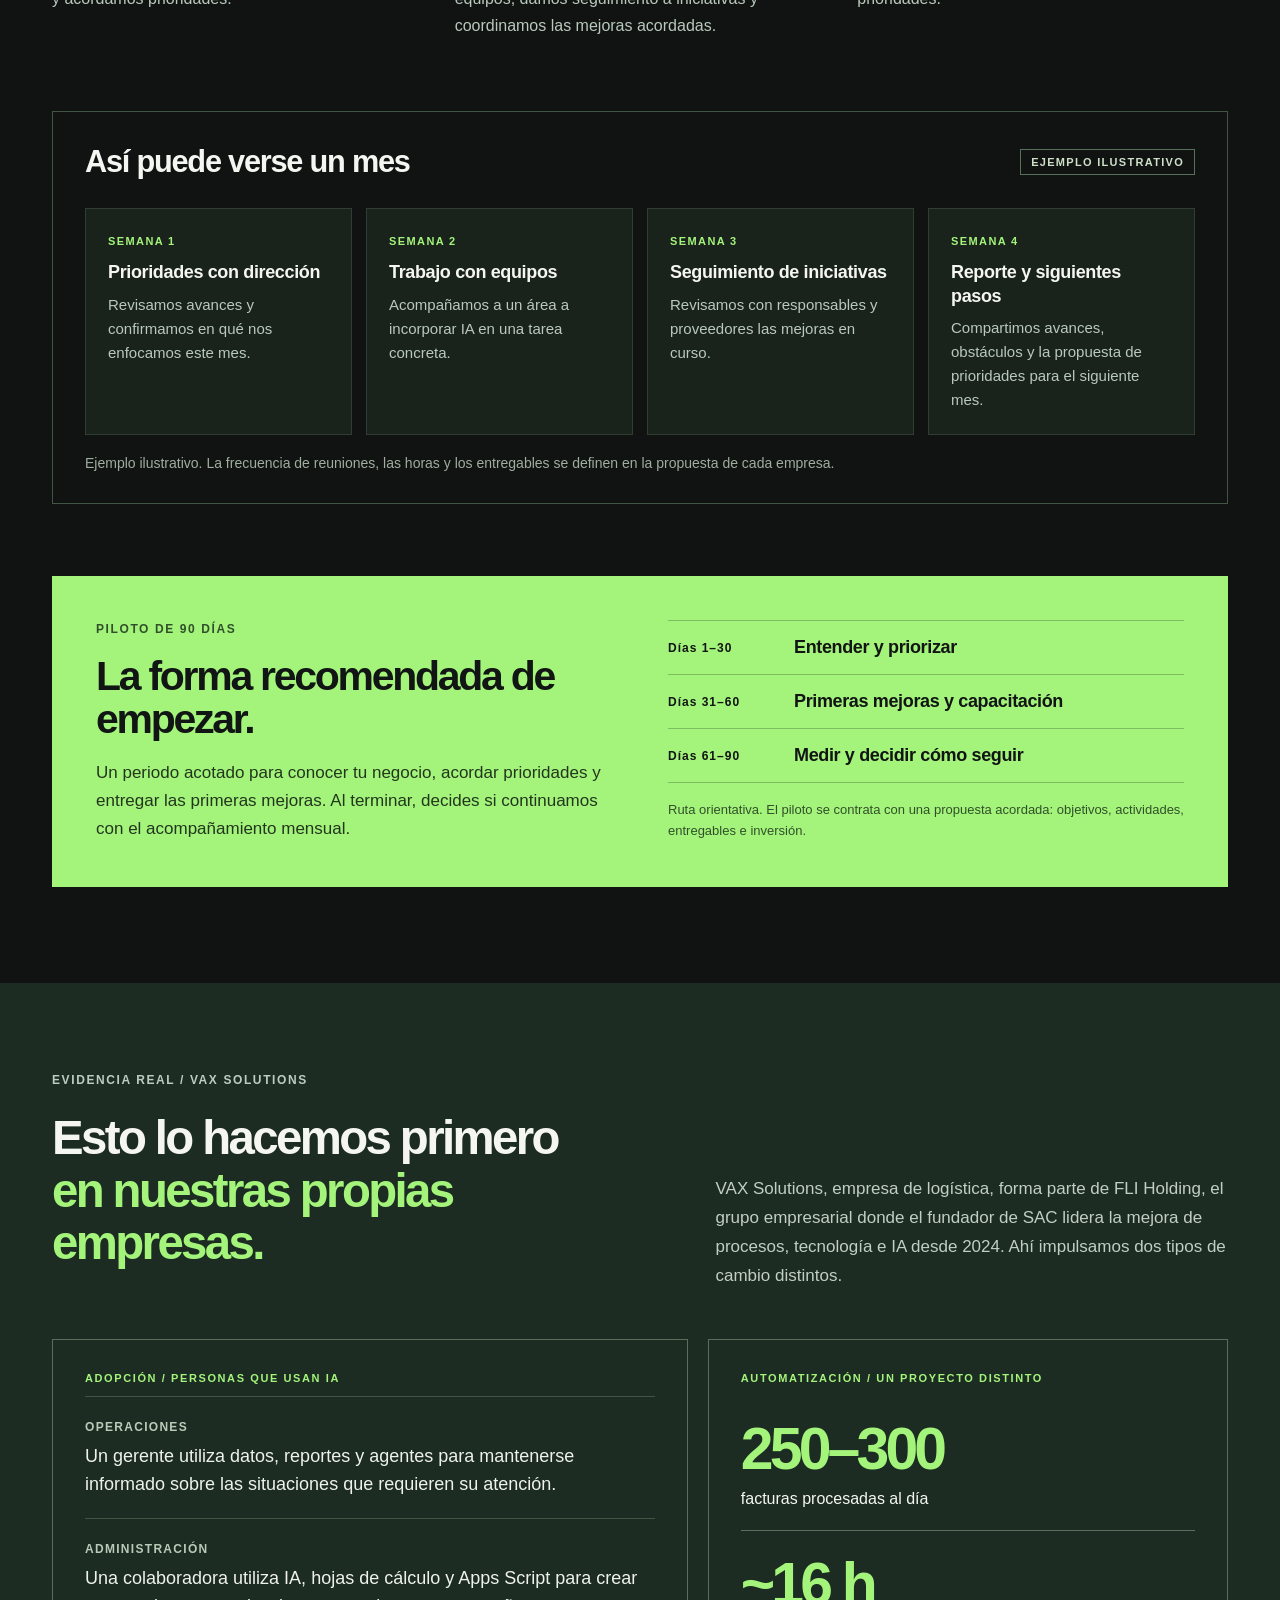
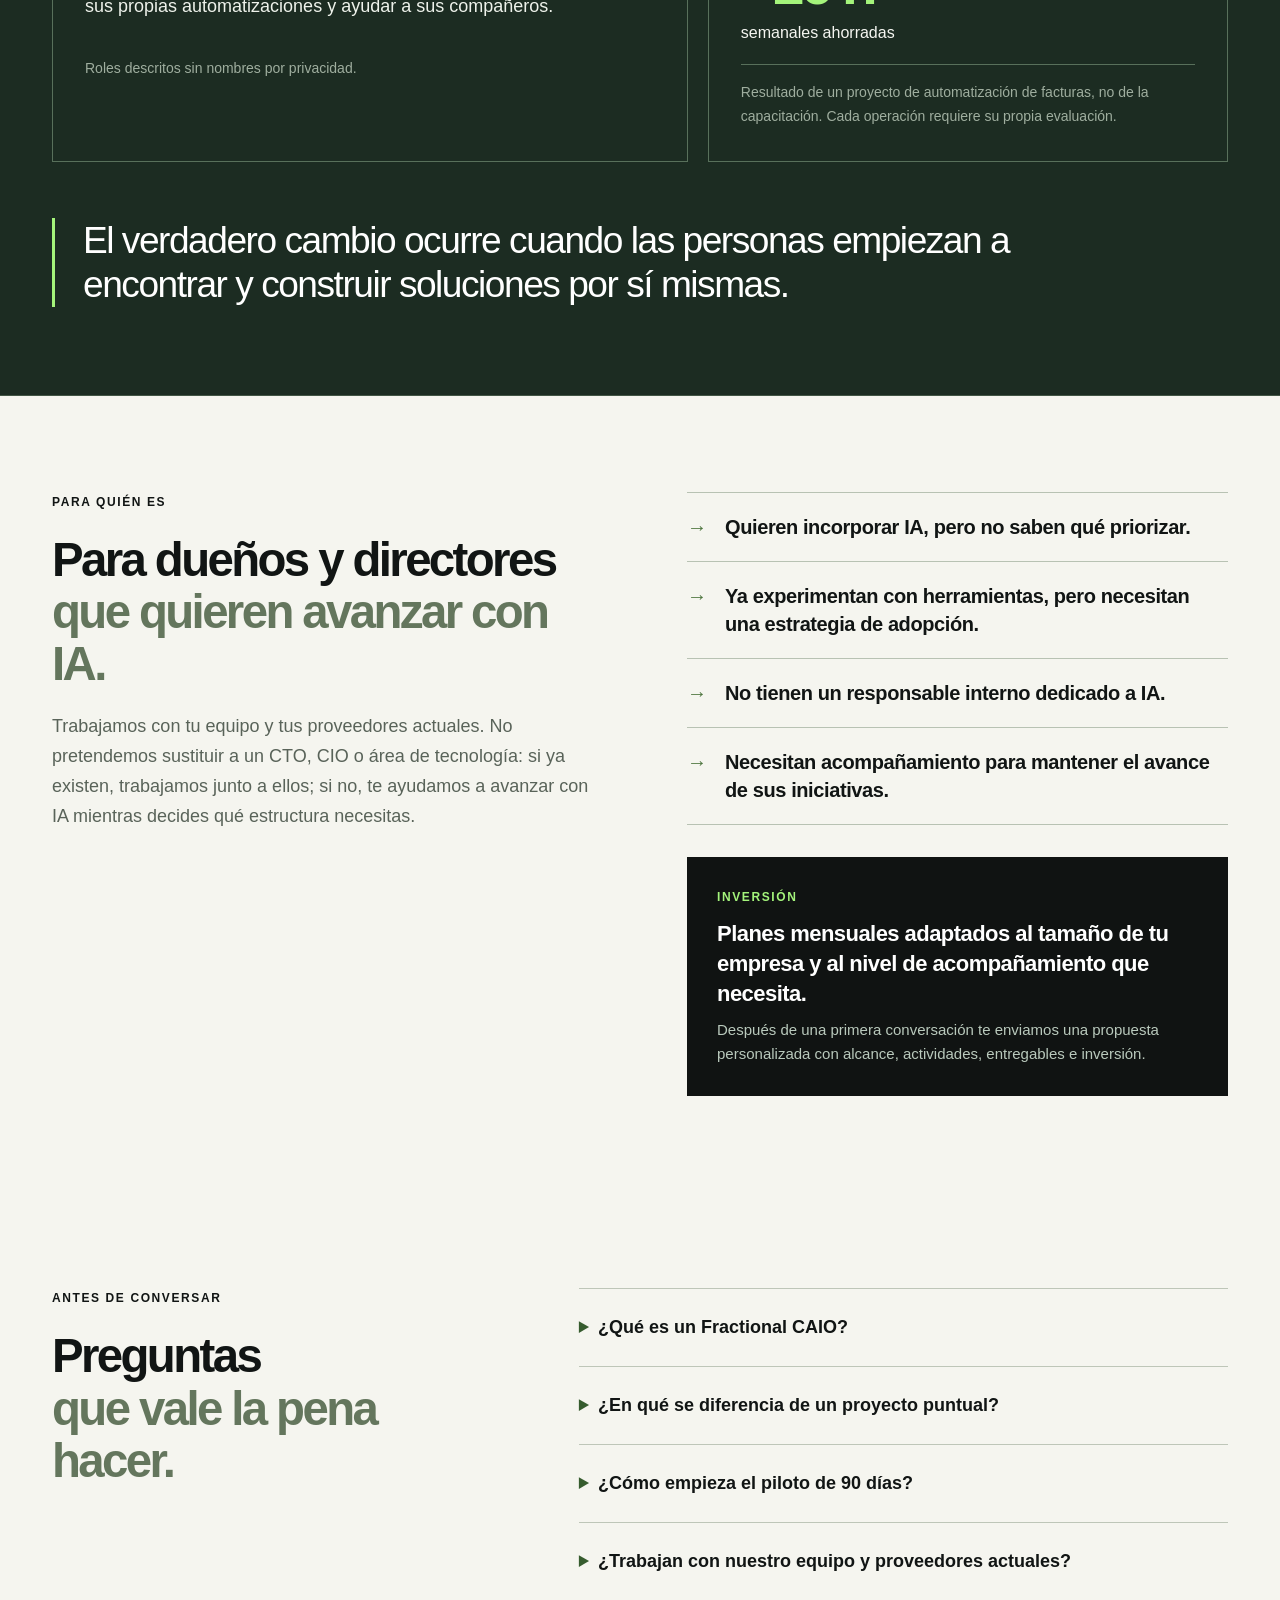
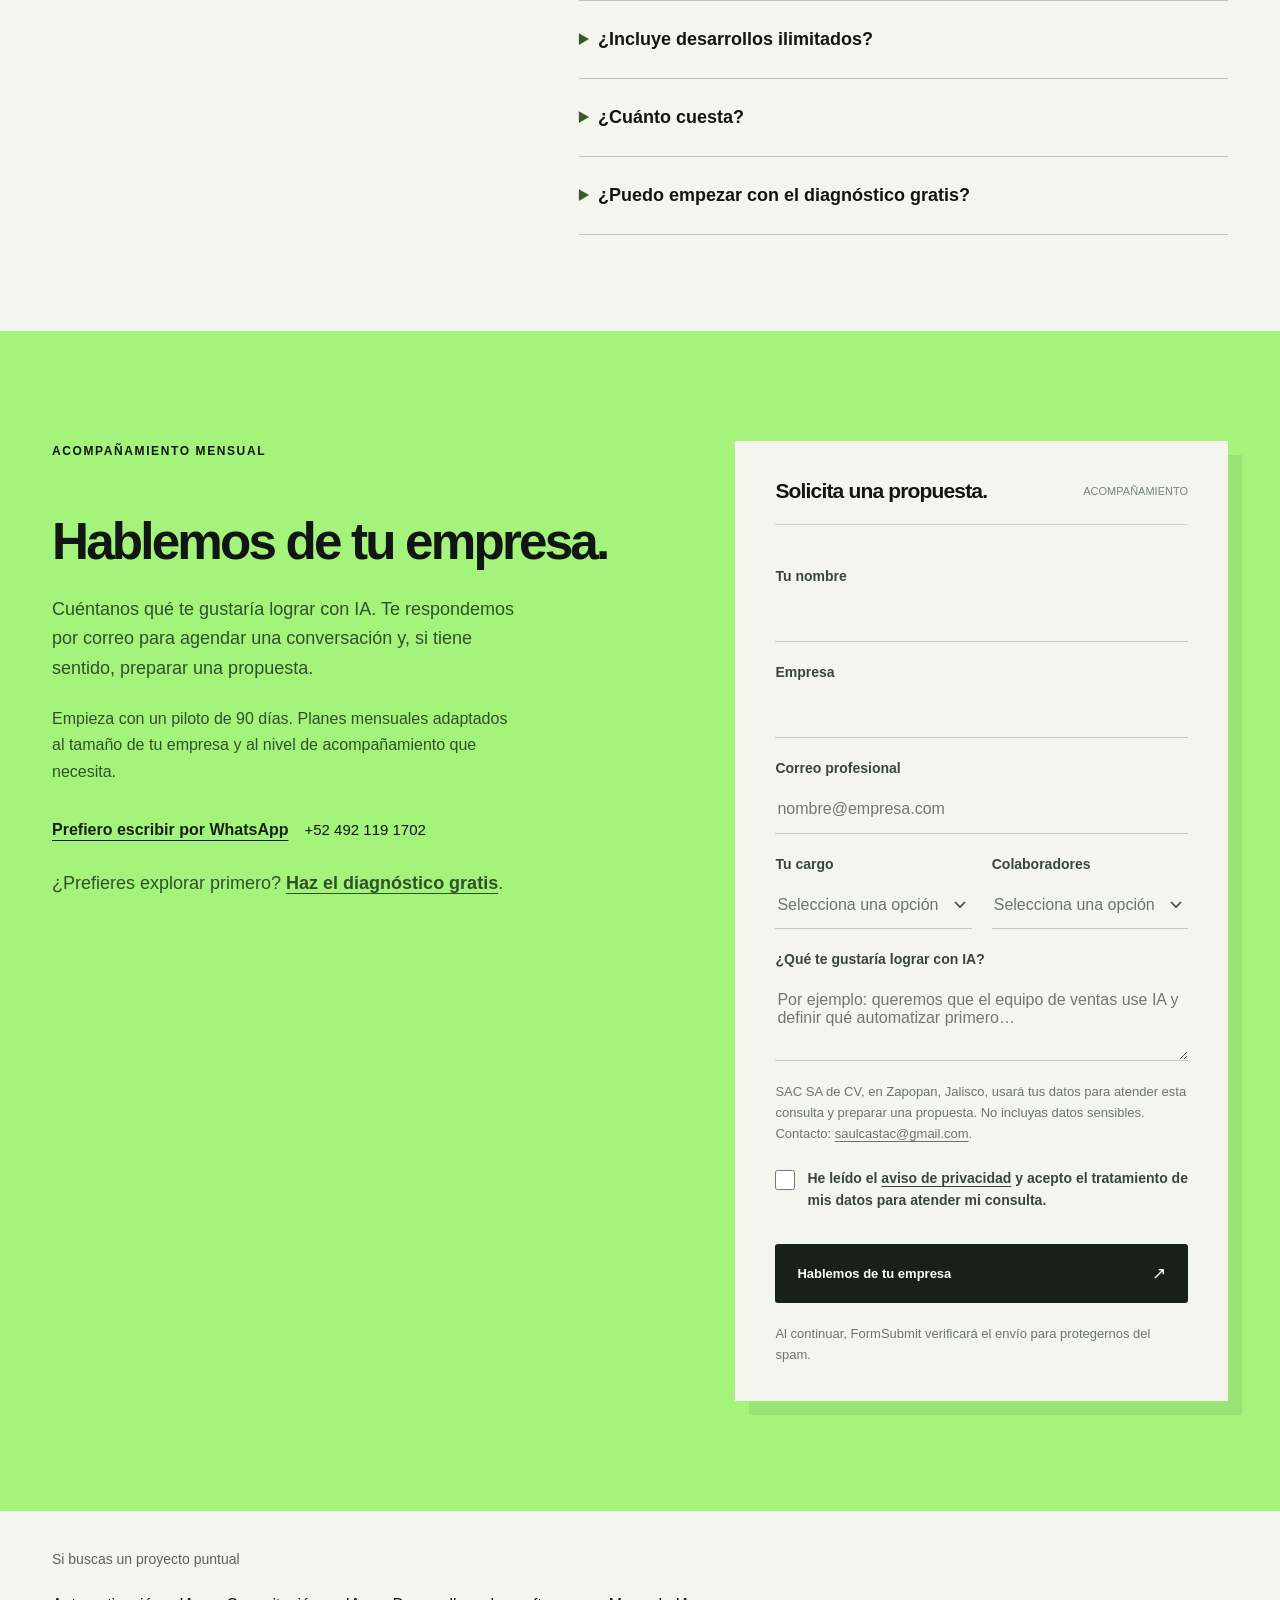
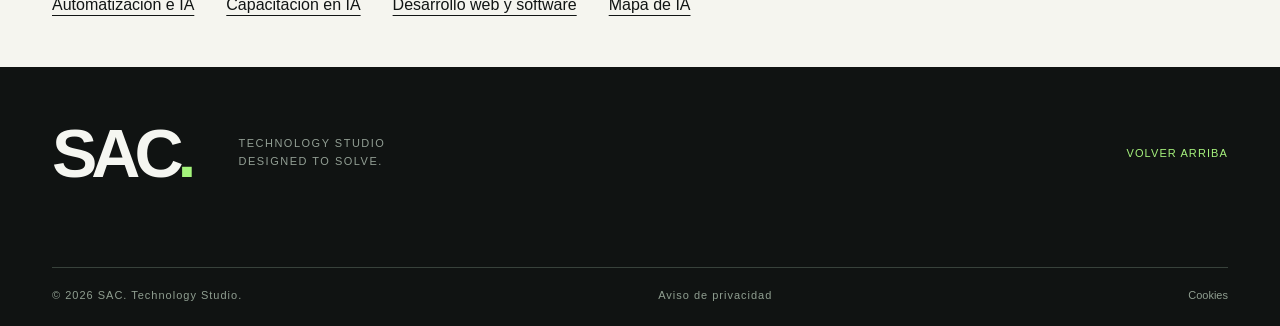
<file: servicios/acompanamiento-ia.html>
<!doctype html>
<html lang="es-MX"><head>
<meta charset="utf-8"><meta name="viewport" content="width=device-width, initial-scale=1"><meta name="theme-color" content="#101312">
<title>Dirección de IA externa (Fractional CAIO) para empresas | SAC</title><meta name="description" content="Una dirección de IA externa para tu empresa: priorizamos oportunidades, capacitamos a tu equipo y damos seguimiento cada mes. Empieza con un piloto de 90 días."><link rel="canonical" href="https://saacstudio.com/servicios/acompanamiento-ia">
<meta property="og:type" content="website"><meta property="og:locale" content="es_MX"><meta property="og:site_name" content="SAC Technology Studio"><meta property="og:url" content="https://saacstudio.com/servicios/acompanamiento-ia"><meta property="og:title" content="Dirección de IA externa (Fractional CAIO) para empresas | SAC"><meta property="og:description" content="Una dirección de IA externa para tu empresa: priorizamos oportunidades, capacitamos a tu equipo y damos seguimiento cada mes. Empieza con un piloto de 90 días."><meta property="og:image" content="https://saacstudio.com/og-image.png"><meta property="og:image:width" content="1731"><meta property="og:image:height" content="909"><meta property="og:image:alt" content="SAC Technology Studio — Tecnología que resuelve."><meta name="twitter:card" content="summary_large_image"><meta name="twitter:image" content="https://saacstudio.com/og-image.png">
<link rel="icon" href="/favicon.svg" type="image/svg+xml"><link rel="stylesheet" href="/styles.css"><script src="/tracking.js" defer></script><script src="/analytics.js" defer></script><script src="/main.js" defer></script>
</head><body class="service-page caio-page" data-service="fractional-caio">
<a class="skip-link" href="#contenido">Saltar al contenido</a>
<header class="site-header" id="inicio"><div class="container nav-wrap">
<a class="brand" href="/" aria-label="SAC, ir al inicio"><span>SAC<span class="brand-dot">.</span></span><span class="brand-sub">TECHNOLOGY<br>STUDIO</span></a>
<button class="menu-toggle" type="button" aria-controls="nav-menu" aria-expanded="false" aria-label="Abrir menú"><span></span><span></span></button>
<nav class="nav" id="nav-menu" aria-label="Principal"><a href="/#empezar">Servicios</a><a href="/#casos">Casos</a><a href="/servicios/acompanamiento-ia" aria-current="page">Dirección de IA</a><a href="#como-trabajamos">Cómo trabajamos</a><a class="nav-cta" href="#contacto" data-cta="header">Hablemos</a></nav>
</div></header>
<main id="contenido">
<section class="service-hero theme-dark caio-hero" aria-labelledby="hero-title"><div class="container">
<nav class="service-breadcrumb" aria-label="Ruta de navegación"><a href="/">Inicio</a><span aria-hidden="true">/</span><a href="/#empezar">Servicios</a></nav>
<div class="service-hero-grid"><div class="service-hero-copy"><p class="eyebrow">DIRECCIÓN DE IA EXTERNA · FRACTIONAL CAIO</p><h1 id="hero-title">Tu empresa puede tener una dirección de inteligencia artificial. <em>Sin contratarla de tiempo completo.</em></h1><p class="service-intro">Trabajamos contigo para identificar oportunidades, capacitar a tu equipo y convertir la IA en mejoras reales dentro de tu operación.</p>
<p class="caio-pilot-line"><strong>Empieza con un piloto de 90 días.</strong> Al terminar, decides si seguimos cada mes.</p>
<div class="caio-hero-actions"><a class="button button-lime" href="#contacto" data-cta="hero">Hablemos de tu empresa <span aria-hidden="true">↗</span></a><a class="text-link light-link" href="#como-trabajamos" data-cta="hero-secundario">Conoce cómo funciona <span aria-hidden="true">↓</span></a></div></div>
<div class="caio-cycle-panel"><div class="caio-cycle-head" aria-hidden="true"><span>EVOLUCIÓN CONTINUA</span><span class="status-dot"></span></div>
<div class="caio-cycle" role="img" aria-label="Ciclo de trabajo continuo: entender, priorizar, implementar, medir, mejorar, y vuelve a empezar.">
<div class="caio-cycle-ring" aria-hidden="true"><span class="caio-cycle-runner"></span></div>
<div class="caio-cycle-center" aria-hidden="true"><small>SAC / CADA MES</small><strong>Un ciclo,<br>no un evento.</strong></div>
<ol class="caio-cycle-nodes" aria-hidden="true"><li>Entender</li><li>Priorizar</li><li>Implementar</li><li>Medir</li><li>Mejorar</li></ol></div>
<div class="caio-cycle-foot" aria-hidden="true"><span>MES 01</span><span>→</span><span>MES 02</span><span>→</span><span>MES 03</span><span>…</span></div></div></div>
<p class="service-hero-foot">DIRECCIÓN · ROADMAP · CAPACITACIÓN · COORDINACIÓN · SEGUIMIENTO</p>
</div></section>
<section class="service-section" aria-labelledby="problem-title"><div class="container"><div class="service-heading"><span class="section-label">EL PUNTO DE PARTIDA</span><h2 id="problem-title">La IA no se implementa una vez. <em>Se trabaja todos los días.</em></h2><p>Quizá reconozcas alguna de estas situaciones. Suelen aparecer cuando la IA llega a una empresa sin alguien que dirija su adopción.</p></div><div class="problem-columns caio-problems"><article><span class="caio-quote-mark" aria-hidden="true">“</span><h3>Cada quien experimenta por su cuenta</h3><p>Hay personas usando IA, pero cada una a su manera. Lo que aprende una no llega al resto del equipo.</p></article><article><span class="caio-quote-mark" aria-hidden="true">“</span><h3>Las oportunidades se quedan en la lista</h3><p>Ya identificaron qué se podría automatizar, pero nadie tiene tiempo de llevarlo a cabo.</p></article><article><span class="caio-quote-mark" aria-hidden="true">“</span><h3>Herramientas compradas, poco aprovechadas</h3><p>Se contrataron licencias o plataformas, pero falta seguimiento para que se usen de verdad.</p></article></div></div></section>
<section class="service-section caio-components" aria-labelledby="components-title"><div class="container">
<div class="service-heading"><span class="section-label">QUÉ RECIBES CADA MES</span><h2 id="components-title">Actividades concretas.<br><em>No solo estrategia.</em></h2><p>Esto es lo que hacemos contigo mientras dura el acompañamiento.</p></div>
<div class="caio-comp-grid">
<article class="caio-comp caio-comp-lead theme-dark"><span class="caio-comp-num">01</span><h3>Dirección y prioridades</h3><p>Trabajamos con dirección para seleccionar qué iniciativas valen la pena.</p><span class="caio-tag">Sesiones con dirección</span></article>
<article class="caio-comp caio-comp-roadmap"><div><span class="caio-comp-num">02</span><h3>Roadmap de IA</h3><p>Mantenemos una lista priorizada de oportunidades con responsables, viabilidad y resultados esperados.</p><span class="caio-tag">Roadmap actualizado</span></div>
<figure class="caio-roadmap"><figcaption>Ejemplo ilustrativo de roadmap</figcaption><div class="caio-table-wrap"><table><thead><tr><th scope="col">Iniciativa</th><th scope="col">Responsable</th><th scope="col">Prioridad</th><th scope="col">Estado</th></tr></thead><tbody><tr><td>Respuestas a cotizaciones</td><td>Ventas</td><td><span class="caio-pill caio-pill-hi">Alta</span></td><td>En curso</td></tr><tr><td>Reporte semanal automático</td><td>Operaciones</td><td><span class="caio-pill caio-pill-md">Media</span></td><td>Siguiente</td></tr><tr><td>IA en tareas de administración</td><td>Administración</td><td><span class="caio-pill caio-pill-hi">Alta</span></td><td>Capacitación</td></tr></tbody></table></div></figure></article>
<div class="caio-comp-row"><article class="caio-comp caio-comp-small"><span class="caio-comp-num">03</span><h3>Capacitación y adopción</h3><p>Acompañamos a colaboradores para que aprendan a aprovechar IA dentro de sus tareas cotidianas.</p><span class="caio-tag">Trabajo con equipos</span></article><article class="caio-comp caio-comp-small"><span class="caio-comp-num">04</span><h3>Coordinación de implementaciones</h3><p>Ayudamos a definir, supervisar y validar las mejoras tecnológicas acordadas.</p><span class="caio-tag">Supervisión y validación</span></article><article class="caio-comp caio-comp-small"><span class="caio-comp-num">05</span><h3>Seguimiento y resultados</h3><p>Revisamos avances, obstáculos y resultados para decidir qué sigue.</p><span class="caio-tag">Revisión de avances</span></article></div>
</div>
<p class="caio-scope-note"><strong>Importante:</strong> El acompañamiento tiene capacidad, actividades y entregables definidos. Los desarrollos de software de mayor alcance se cotizan por separado.</p>
</div></section>
<section class="service-section theme-dark" id="como-trabajamos" aria-labelledby="approach-title"><div class="container">
<div class="service-heading"><span class="eyebrow">CÓMO FUNCIONA</span><h2 id="approach-title">Nos integramos a tu operación. <em>Sin agregar otra capa de complejidad.</em></h2></div>
<ol class="caio-moments"><li><span class="caio-moment-num">01</span><h3>Inicio</h3><p>Conocemos el negocio, identificamos responsables y acordamos prioridades.</p></li><li><span class="caio-moment-num">02</span><h3>Cada mes</h3><p>Revisamos oportunidades, trabajamos con los equipos, damos seguimiento a iniciativas y coordinamos las mejoras acordadas.</p></li><li><span class="caio-moment-num">03</span><h3>Revisión</h3><p>Evaluamos avances, aprendizajes y próximas prioridades.</p></li></ol>
<div class="caio-month"><div class="caio-month-head"><h3>Así puede verse un mes</h3><span class="caio-tag caio-tag-dark">EJEMPLO ILUSTRATIVO</span></div><ol class="caio-weeks"><li><span>Semana 1</span><h4>Prioridades con dirección</h4><p>Revisamos avances y confirmamos en qué nos enfocamos este mes.</p></li><li><span>Semana 2</span><h4>Trabajo con equipos</h4><p>Acompañamos a un área a incorporar IA en una tarea concreta.</p></li><li><span>Semana 3</span><h4>Seguimiento de iniciativas</h4><p>Revisamos con responsables y proveedores las mejoras en curso.</p></li><li><span>Semana 4</span><h4>Reporte y siguientes pasos</h4><p>Compartimos avances, obstáculos y la propuesta de prioridades para el siguiente mes.</p></li></ol><p class="caio-month-note">Ejemplo ilustrativo. La frecuencia de reuniones, las horas y los entregables se definen en la propuesta de cada empresa.</p></div>
<div class="caio-pilot" id="piloto"><div><span class="eyebrow">PILOTO DE 90 DÍAS</span><h3>La forma recomendada de empezar.</h3><p>Un periodo acotado para conocer tu negocio, acordar prioridades y entregar las primeras mejoras. Al terminar, decides si continuamos con el acompañamiento mensual.</p></div><div><ol class="caio-route"><li><span>Días 1–30</span>Entender y priorizar</li><li><span>Días 31–60</span>Primeras mejoras y capacitación</li><li><span>Días 61–90</span>Medir y decidir cómo seguir</li></ol><p class="caio-pilot-terms">Ruta orientativa. El piloto se contrata con una propuesta acordada: objetivos, actividades, entregables e inversión.</p></div></div>
</div></section>
<section class="service-evidence theme-dark caio-evidence" aria-labelledby="evidence-title"><div class="container">
<div class="caio-evidence-top"><div><span class="eyebrow">EVIDENCIA REAL / VAX SOLUTIONS</span><h2 id="evidence-title">Esto lo hacemos primero<br><em>en nuestras propias empresas.</em></h2></div><p>VAX Solutions, empresa de logística, forma parte de FLI Holding, el grupo empresarial donde el fundador de SAC lidera la mejora de procesos, tecnología e IA desde 2024. Ahí impulsamos dos tipos de cambio distintos.</p></div>
<div class="caio-evidence-grid">
<div class="caio-ev-col"><span class="caio-ev-kicker">ADOPCIÓN / PERSONAS QUE USAN IA</span><ul class="caio-roles"><li><span>Operaciones</span><p>Un gerente utiliza datos, reportes y agentes para mantenerse informado sobre las situaciones que requieren su atención.</p></li><li><span>Administración</span><p>Una colaboradora utiliza IA, hojas de cálculo y Apps Script para crear sus propias automatizaciones y ayudar a sus compañeros.</p></li></ul><p class="caio-ev-note">Roles descritos sin nombres por privacidad.</p></div>
<div class="caio-ev-col caio-ev-auto"><span class="caio-ev-kicker">AUTOMATIZACIÓN / UN PROYECTO DISTINTO</span><div class="evidence-numbers"><div><strong>250–300</strong><span>facturas procesadas al día</span></div><div><strong>~16 h</strong><span>semanales ahorradas</span></div></div><p class="caio-ev-note">Resultado de un proyecto de automatización de facturas, no de la capacitación. Cada operación requiere su propia evaluación.</p></div>
</div>
<blockquote class="caio-insight"><p>El verdadero cambio ocurre cuando las personas empiezan a encontrar y construir soluciones por sí mismas.</p></blockquote>
</div></section>
<section class="service-section caio-audience" aria-labelledby="audience-title"><div class="container caio-audience-grid">
<div class="service-heading"><span class="section-label">PARA QUIÉN ES</span><h2 id="audience-title">Para dueños y directores<br><em>que quieren avanzar con IA.</em></h2><p>Trabajamos con tu equipo y tus proveedores actuales. No pretendemos sustituir a un CTO, CIO o área de tecnología: si ya existen, trabajamos junto a ellos; si no, te ayudamos a avanzar con IA mientras decides qué estructura necesitas.</p></div>
<div><ul class="caio-audience-list"><li>Quieren incorporar IA, pero no saben qué priorizar.</li><li>Ya experimentan con herramientas, pero necesitan una estrategia de adopción.</li><li>No tienen un responsable interno dedicado a IA.</li><li>Necesitan acompañamiento para mantener el avance de sus iniciativas.</li></ul>
<div class="caio-pricing"><span class="section-label">INVERSIÓN</span><p class="caio-pricing-main">Planes mensuales adaptados al tamaño de tu empresa y al nivel de acompañamiento que necesita.</p><p>Después de una primera conversación te enviamos una propuesta personalizada con alcance, actividades, entregables e inversión.</p></div></div>
</div></section>
<section class="service-section" aria-labelledby="faq-title"><div class="container faq-layout"><div class="service-heading"><span class="section-label">ANTES DE CONVERSAR</span><h2 id="faq-title">Preguntas<br><em>que vale la pena hacer.</em></h2></div><div class="service-faq"><details><summary>¿Qué es un Fractional CAIO?</summary><p>CAIO significa Chief AI Officer: la persona que dirige la adopción de inteligencia artificial en una empresa. “Fractional” quiere decir que la función se cubre de forma externa y parcial. En lugar de contratar a alguien de tiempo completo, cuentas con nosotros para priorizar, acompañar y dar seguimiento cada mes.</p></details><details><summary>¿En qué se diferencia de un proyecto puntual?</summary><p>Un proyecto resuelve un problema definido y termina con la entrega. El acompañamiento mensual da continuidad: revisa prioridades, trabaja con tus equipos y coordina mejoras mes a mes. Los proyectos se pueden contratar por separado.</p></details><details><summary>¿Cómo empieza el piloto de 90 días?</summary><p>Con una conversación sobre tu empresa. Después te enviamos una propuesta con objetivos, actividades y entregables para los primeros 90 días. Al terminar, decides si continuamos.</p></details><details><summary>¿Trabajan con nuestro equipo y proveedores actuales?</summary><p>Sí. Colaboramos con dirección, responsables de área, tu equipo de tecnología si existe y tus proveedores. No reemplazamos a un CTO, CIO o área de tecnología.</p></details><details><summary>¿Incluye desarrollos ilimitados?</summary><p>No. El acompañamiento tiene capacidad, actividades y entregables definidos. Los desarrollos de software de mayor alcance se cotizan por separado.</p></details><details><summary>¿Cuánto cuesta?</summary><p>Los planes mensuales se adaptan al tamaño de tu empresa y al nivel de acompañamiento que necesita. Te enviamos una propuesta personalizada después de conocer tu operación.</p></details><details><summary>¿Puedo empezar con el diagnóstico gratis?</summary><p>Sí. Si prefieres explorar primero, el <a href="/diagnostico/">diagnóstico gratis</a> toma 3 minutos y te dice dónde podría haber oportunidades. No es un requisito para hablar del acompañamiento.</p></details></div></div></section>
<section class="contact-section" id="contacto" aria-labelledby="contact-title"><div class="container contact-grid"><div class="contact-copy"><span class="section-label">ACOMPAÑAMIENTO MENSUAL</span><h2 id="contact-title">Hablemos de tu empresa.</h2><p>Cuéntanos qué te gustaría lograr con IA. Te respondemos por correo para agendar una conversación y, si tiene sentido, preparar una propuesta.</p><p class="contact-reassurance">Empieza con un piloto de 90 días. Planes mensuales adaptados al tamaño de tu empresa y al nivel de acompañamiento que necesita.</p><div class="contact-whatsapp"><a class="text-link" href="https://wa.me/524921191702?text=Hola%2C%20vi%20la%20p%C3%A1gina%20de%20direcci%C3%B3n%20de%20IA%20externa%20y%20me%20interesa%20conocer%20el%20acompa%C3%B1amiento%20mensual." target="_blank" rel="noopener noreferrer" data-whatsapp>Prefiero escribir por WhatsApp</a><span class="contact-whatsapp-number">+52 492 119 1702</span></div><p class="caio-alt-path">¿Prefieres explorar primero? <a href="/diagnostico/">Haz el diagnóstico gratis</a>.</p></div><div class="contact-form-wrap"><div class="contact-form-top"><strong>Solicita una propuesta.</strong><span>ACOMPAÑAMIENTO</span></div><form id="contact-form" action="https://formsubmit.co/saulcastac@gmail.com" method="POST" data-service="fractional-caio">
<input type="hidden" name="_subject" value="Nueva consulta — Acompañamiento mensual (Fractional CAIO) — SAC">
<input type="hidden" name="_template" value="table">
<input type="hidden" name="_next" value="https://saacstudio.com/gracias.html">
<input type="hidden" name="servicio_origen" value="fractional-caio">
<input type="hidden" name="modalidad" value="acompanamiento-mensual">
<input type="hidden" name="landing_origen" value="/servicios/acompanamiento-ia">
<input type="hidden" name="utm_source" value=""><input type="hidden" name="utm_medium" value=""><input type="hidden" name="utm_campaign" value=""><input type="hidden" name="utm_content" value=""><input type="hidden" name="utm_term" value="">
<input type="text" name="_honey" class="form-honey" tabindex="-1" autocomplete="off" aria-hidden="true">
<label for="contact-name">Tu nombre</label><input id="contact-name" name="nombre" autocomplete="name" required maxlength="100">
<label for="contact-company">Empresa</label><input id="contact-company" name="empresa" autocomplete="organization" required maxlength="120">
<label for="contact-email">Correo profesional</label><input id="contact-email" name="email" type="email" autocomplete="email" required maxlength="180" placeholder="nombre@empresa.com">
<div class="caio-form-row"><div><label for="contact-role">Tu cargo</label><select id="contact-role" name="cargo" required><option value="" disabled selected>Selecciona una opción</option><option>Dueño/a o socio/a</option><option>Director/a general</option><option>Director/a de área</option><option>Otro</option></select></div>
<div><label for="contact-size">Colaboradores</label><select id="contact-size" name="colaboradores" required><option value="" disabled selected>Selecciona una opción</option><option>1–10</option><option>11–50</option><option>51–200</option><option>Más de 200</option></select></div></div>
<label for="contact-message">¿Qué te gustaría lograr con IA?</label><textarea id="contact-message" name="mensaje" required maxlength="2500" rows="3" placeholder="Por ejemplo: queremos que el equipo de ventas use IA y definir qué automatizar primero…"></textarea>
<p class="form-note">SAC SA de CV, en Zapopan, Jalisco, usará tus datos para atender esta consulta y preparar una propuesta. No incluyas datos sensibles. Contacto: <a href="mailto:saulcastac@gmail.com">saulcastac@gmail.com</a>.</p>
<label class="privacy-consent"><input type="checkbox" name="consentimiento" value="Acepto el aviso de privacidad y el tratamiento para atender mi consulta" required><span>He leído el <a href="/privacidad.html" target="_blank" rel="noopener">aviso de privacidad</a> y acepto el tratamiento de mis datos para atender mi consulta.</span></label>
<button class="button button-dark" type="submit">Hablemos de tu empresa <span aria-hidden="true">↗</span></button>
<p class="form-note" id="form-status" role="status">Al continuar, FormSubmit verificará el envío para protegernos del spam.</p>
</form></div></div></section>
<aside class="container related-services" aria-label="Otros servicios de SAC"><p>Si buscas un proyecto puntual</p><div><a href="/servicios/automatizacion-ia">Automatización e IA</a><a href="/servicios/capacitacion-ia">Capacitación en IA</a><a href="/servicios/desarrollo-web">Desarrollo web y software</a><a href="/mapa-ia">Mapa de IA</a></div></aside>
</main><footer class="footer theme-dark"><div class="container footer-top"><a href="/" class="footer-brand" aria-label="SAC, inicio">SAC<span>.</span></a><span>TECHNOLOGY STUDIO<br>DESIGNED TO SOLVE.</span><a href="#inicio" class="back-top">VOLVER ARRIBA</a></div><div class="container footer-bottom"><span>© <span id="year">2026</span> SAC. Technology Studio.</span><a href="/privacidad.html">Aviso de privacidad</a><button type="button" data-cookie-settings hidden>Cookies</button></div></footer>
</body></html>
</file>
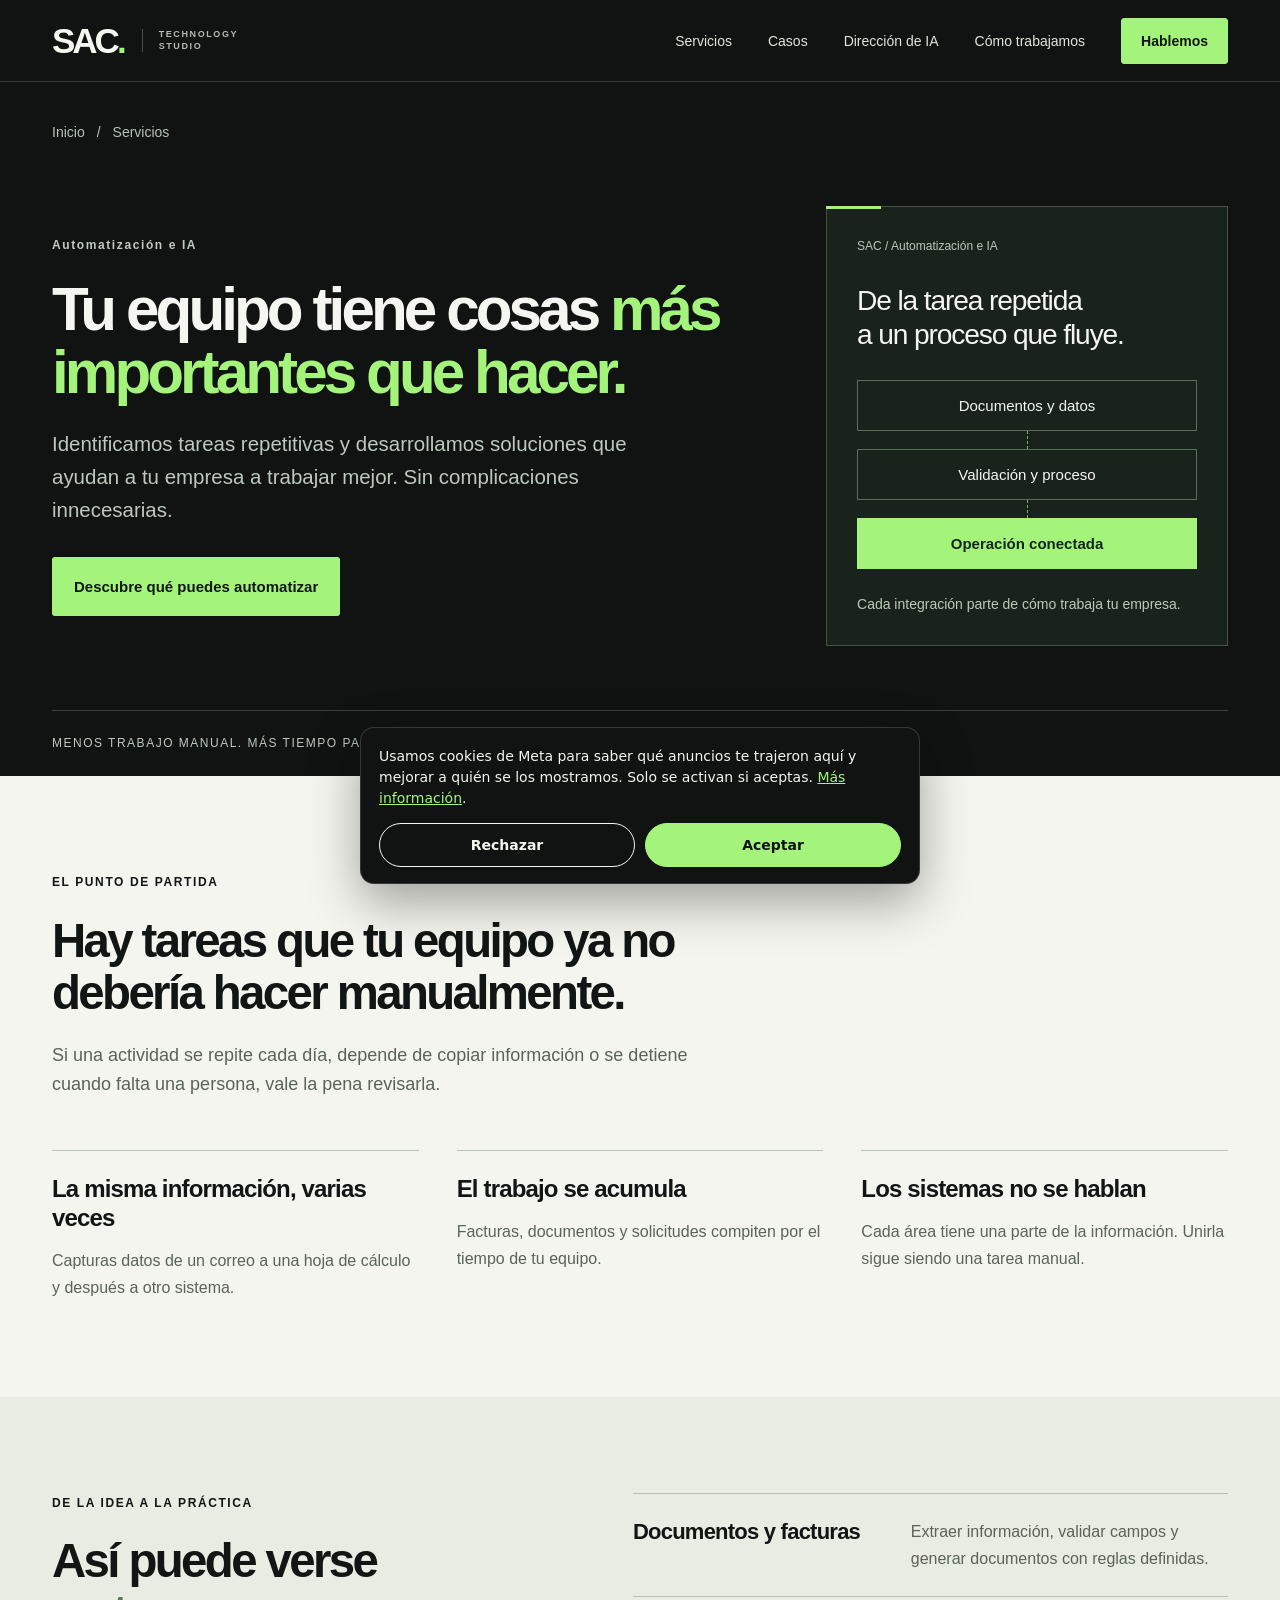
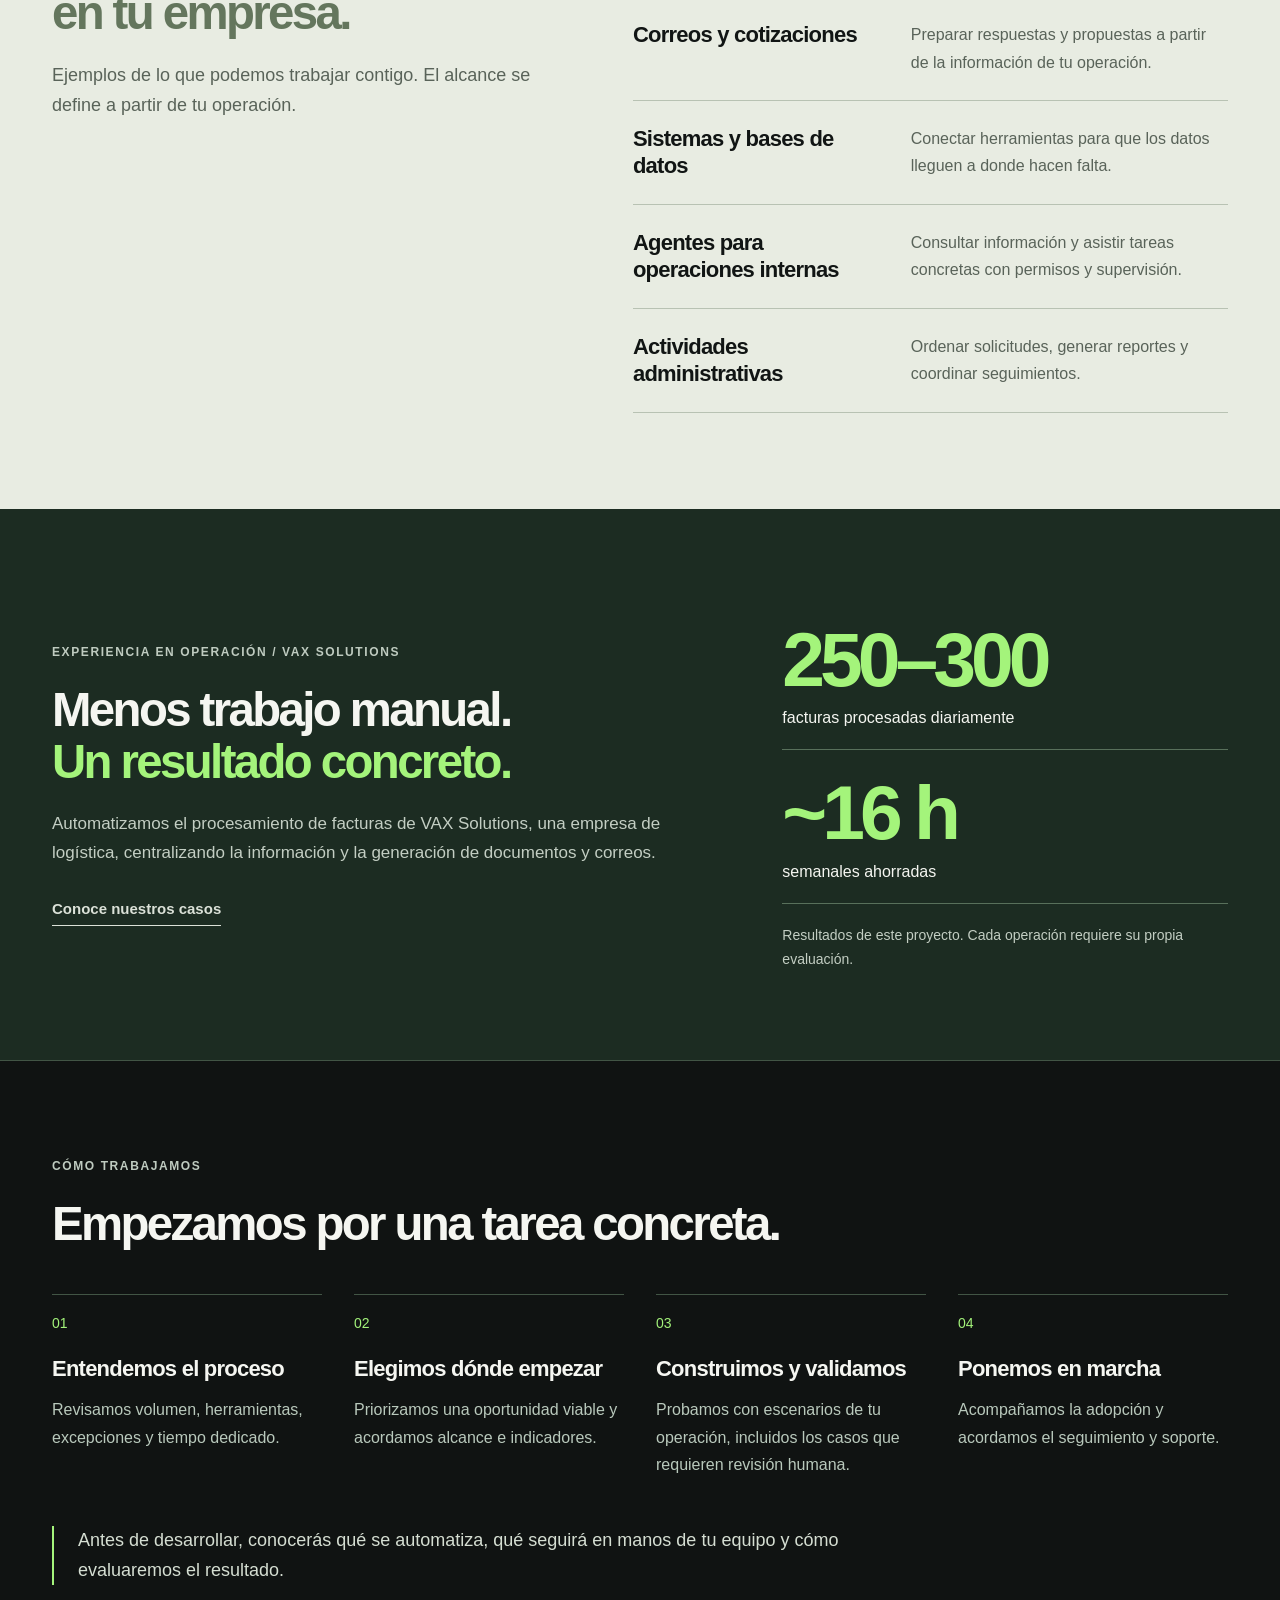
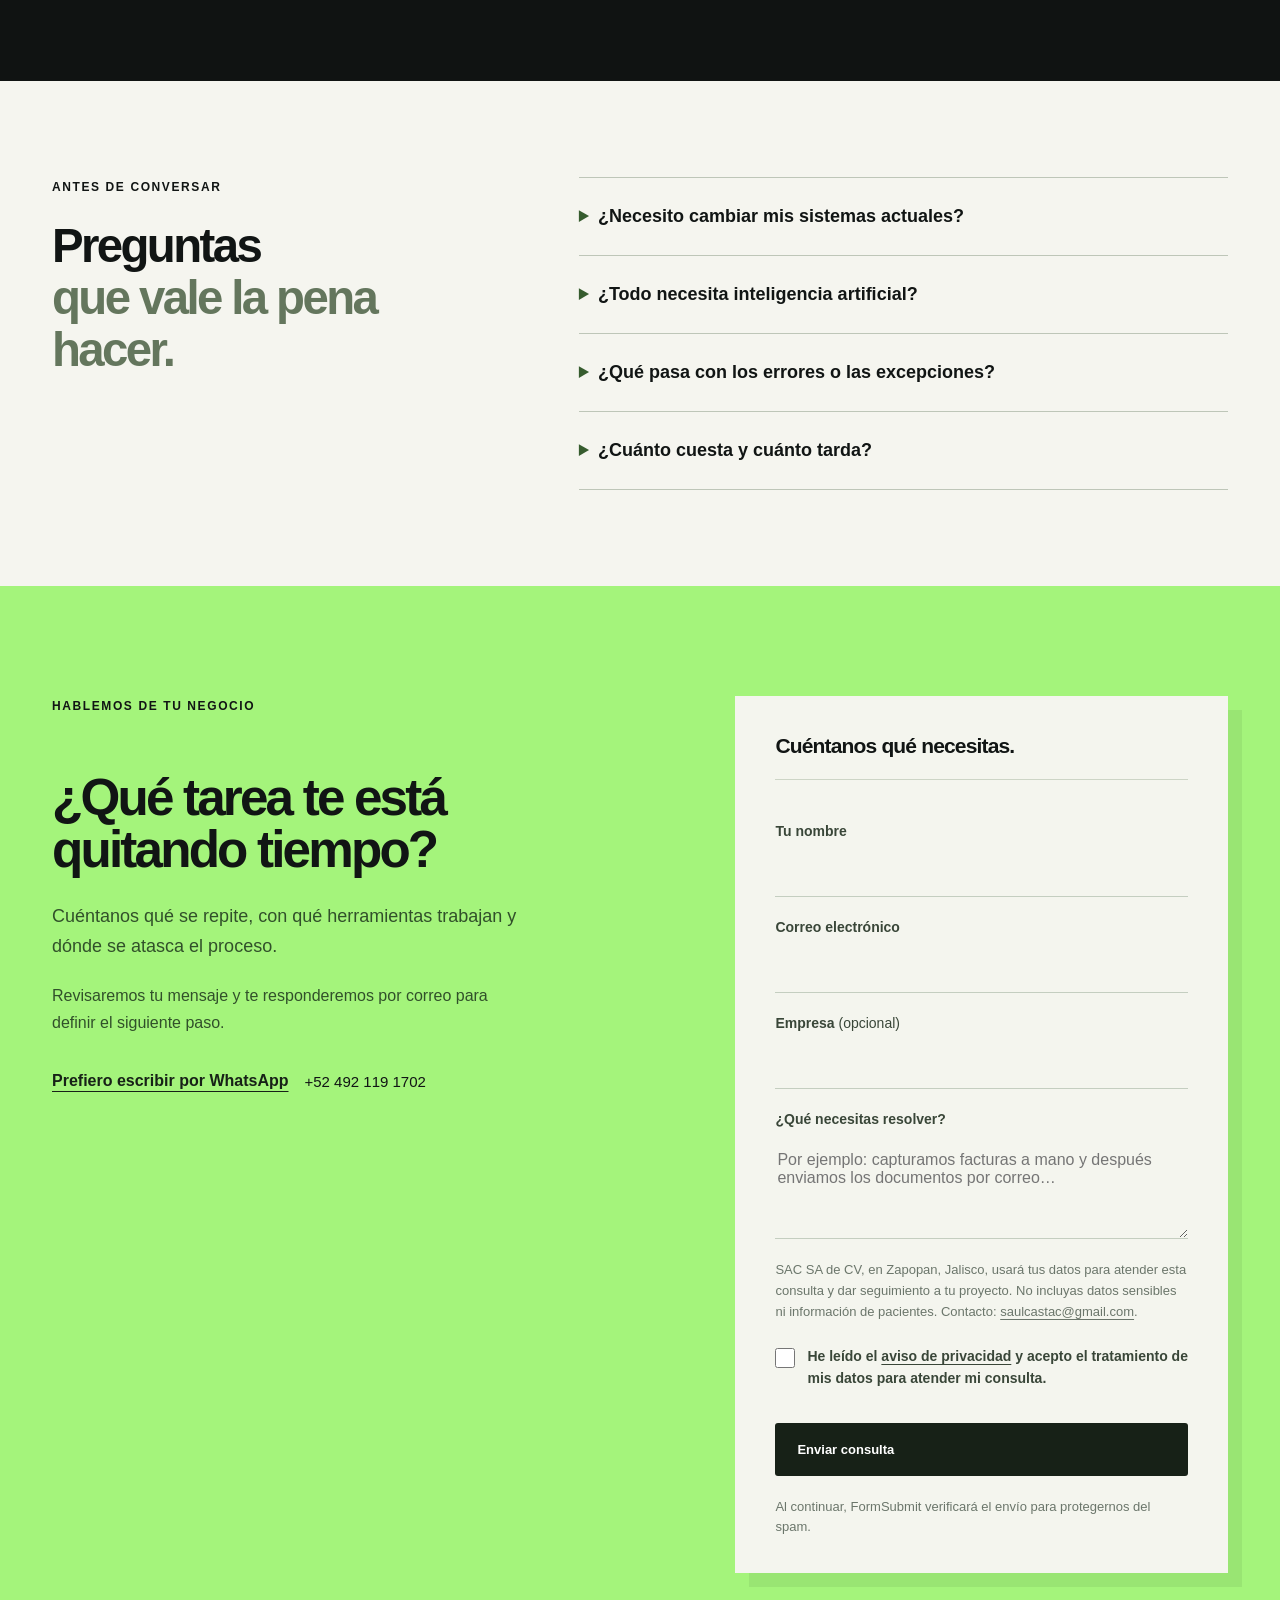
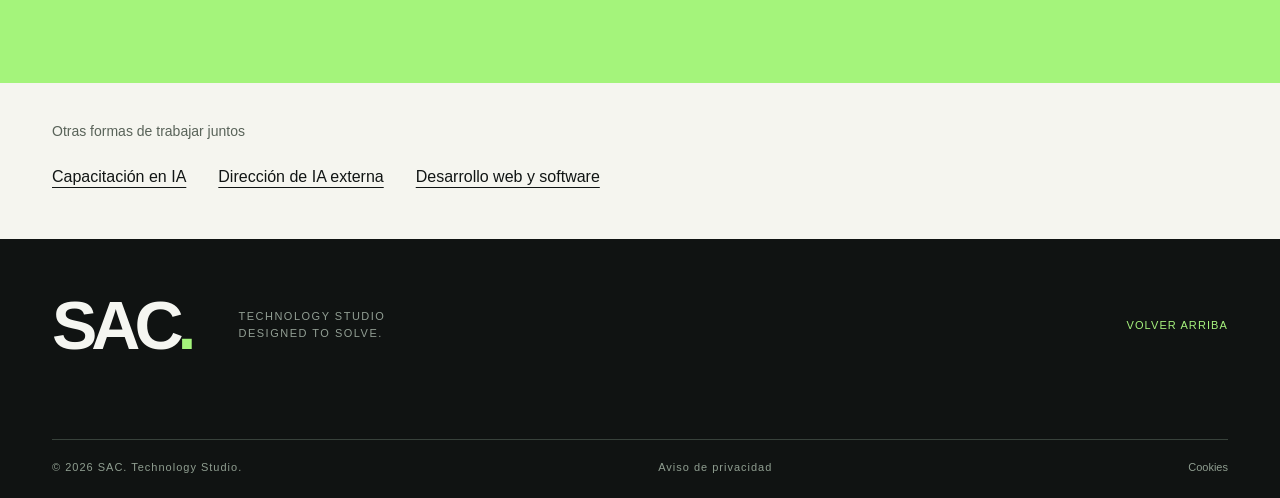
<file: servicios/automatizacion-ia.html>
<!doctype html>
<html lang="es-MX"><head>
<meta charset="utf-8"><meta name="viewport" content="width=device-width, initial-scale=1"><meta name="theme-color" content="#101312">
<title>Automatización e IA para empresas | SAC</title><meta name="description" content="Reduce tareas manuales y conecta procesos con automatización e inteligencia artificial a medida. Conoce el caso de VAX Solutions y conversa con SAC."><link rel="canonical" href="https://saacstudio.com/servicios/automatizacion-ia">
<meta property="og:type" content="website"><meta property="og:locale" content="es_MX"><meta property="og:site_name" content="SAC Technology Studio"><meta property="og:url" content="https://saacstudio.com/servicios/automatizacion-ia"><meta property="og:title" content="Automatización e IA para empresas | SAC"><meta property="og:description" content="Reduce tareas manuales y conecta procesos con automatización e inteligencia artificial a medida. Conoce el caso de VAX Solutions y conversa con SAC."><meta property="og:image" content="https://saacstudio.com/og-image.png"><meta property="og:image:width" content="1731"><meta property="og:image:height" content="909"><meta property="og:image:alt" content="SAC Technology Studio — Tecnología que resuelve."><meta name="twitter:card" content="summary_large_image"><meta name="twitter:image" content="https://saacstudio.com/og-image.png">
<link rel="icon" href="/favicon.svg" type="image/svg+xml"><link rel="stylesheet" href="/styles.css"><script src="/tracking.js" defer></script><script src="/analytics.js" defer></script><script src="/main.js" defer></script>
</head><body class="service-page" data-service="automatizacion-ia">
<a class="skip-link" href="#contenido">Saltar al contenido</a>
<header class="site-header" id="inicio"><div class="container nav-wrap">
<a class="brand" href="/" aria-label="SAC, ir al inicio"><span>SAC<span class="brand-dot">.</span></span><span class="brand-sub">TECHNOLOGY<br>STUDIO</span></a>
<button class="menu-toggle" type="button" aria-controls="nav-menu" aria-expanded="false" aria-label="Abrir menú"><span></span><span></span></button>
<nav class="nav" id="nav-menu" aria-label="Principal"><a href="/#empezar">Servicios</a><a href="/#casos">Casos</a><a href="/servicios/acompanamiento-ia">Dirección de IA</a><a href="#como-trabajamos">Cómo trabajamos</a><a class="nav-cta" href="#contacto" data-cta="header">Hablemos</a></nav>
</div></header>
<main id="contenido">
<section class="service-hero theme-dark" aria-labelledby="hero-title"><div class="container">
<nav class="service-breadcrumb" aria-label="Ruta de navegación"><a href="/">Inicio</a><span aria-hidden="true">/</span><a href="/#empezar">Servicios</a></nav>
<div class="service-hero-grid"><div class="service-hero-copy"><p class="eyebrow">Automatización e IA</p><h1 id="hero-title">Tu equipo tiene cosas <em>más importantes que hacer.</em></h1><p class="service-intro">Identificamos tareas repetitivas y desarrollamos soluciones que ayudan a tu empresa a trabajar mejor. Sin complicaciones innecesarias.</p><a class="button button-lime" href="#contacto" data-cta="hero">Descubre qué puedes automatizar</a></div>
<div class="service-diagram" aria-label="Proceso ilustrativo: Documentos y datos a Validación y proceso a Operación conectada" role="img"><span class="diagram-kicker" aria-hidden="true">SAC / Automatización e IA</span><p class="diagram-title" aria-hidden="true">De la tarea repetida<br>a un proceso que fluye.</p><div class="diagram-flow" aria-hidden="true"><span>Documentos y datos</span><span>Validación y proceso</span><span>Operación conectada</span></div><p class="diagram-note" aria-hidden="true">Cada integración parte de cómo trabaja tu empresa.</p></div></div>
<p class="service-hero-foot">MENOS TRABAJO MANUAL. MÁS TIEMPO PARA TU NEGOCIO.</p>
</div></section>
<section class="service-section" aria-labelledby="problem-title"><div class="container"><div class="service-heading"><span class="section-label">EL PUNTO DE PARTIDA</span><h2 id="problem-title">Hay tareas que tu equipo ya no debería hacer manualmente.</h2><p>Si una actividad se repite cada día, depende de copiar información o se detiene cuando falta una persona, vale la pena revisarla.</p></div><div class="problem-columns"><article><h3>La misma información, varias veces</h3><p>Capturas datos de un correo a una hoja de cálculo y después a otro sistema.</p></article><article><h3>El trabajo se acumula</h3><p>Facturas, documentos y solicitudes compiten por el tiempo de tu equipo.</p></article><article><h3>Los sistemas no se hablan</h3><p>Cada área tiene una parte de la información. Unirla sigue siendo una tarea manual.</p></article></div></div></section>
<section class="service-section service-applications" aria-labelledby="applications-title"><div class="container application-layout"><div class="service-heading"><span class="section-label">DE LA IDEA A LA PRÁCTICA</span><h2 id="applications-title">Así puede verse<br><em>en tu empresa.</em></h2><p>Ejemplos de lo que podemos trabajar contigo. El alcance se define a partir de tu operación.</p></div><div><div class="application-row"><h3>Documentos y facturas</h3><p>Extraer información, validar campos y generar documentos con reglas definidas.</p></div><div class="application-row"><h3>Correos y cotizaciones</h3><p>Preparar respuestas y propuestas a partir de la información de tu operación.</p></div><div class="application-row"><h3>Sistemas y bases de datos</h3><p>Conectar herramientas para que los datos lleguen a donde hacen falta.</p></div><div class="application-row"><h3>Agentes para operaciones internas</h3><p>Consultar información y asistir tareas concretas con permisos y supervisión.</p></div><div class="application-row"><h3>Actividades administrativas</h3><p>Ordenar solicitudes, generar reportes y coordinar seguimientos.</p></div></div></div></section>
<section class="service-evidence theme-dark" aria-labelledby="evidence-title"><div class="container evidence-grid"><div><span class="eyebrow">EXPERIENCIA EN OPERACIÓN / VAX SOLUTIONS</span><h2 id="evidence-title">Menos trabajo manual.<br><em>Un resultado concreto.</em></h2><p>Automatizamos el procesamiento de facturas de VAX Solutions, una empresa de logística, centralizando la información y la generación de documentos y correos.</p><a class="text-link light-link" href="/#casos">Conoce nuestros casos</a></div><div class="evidence-numbers"><div><strong>250–300</strong><span>facturas procesadas diariamente</span></div><div><strong>~16 h</strong><span>semanales ahorradas</span></div><p>Resultados de este proyecto. Cada operación requiere su propia evaluación.</p></div></div></section>
<section class="service-section theme-dark" id="como-trabajamos" aria-labelledby="approach-title"><div class="container"><div class="service-heading"><span class="eyebrow">CÓMO TRABAJAMOS</span><h2 id="approach-title">Empezamos por una tarea concreta.</h2></div><ol class="service-steps"><li><h3>Entendemos el proceso</h3><p>Revisamos volumen, herramientas, excepciones y tiempo dedicado.</p></li><li><h3>Elegimos dónde empezar</h3><p>Priorizamos una oportunidad viable y acordamos alcance e indicadores.</p></li><li><h3>Construimos y validamos</h3><p>Probamos con escenarios de tu operación, incluidos los casos que requieren revisión humana.</p></li><li><h3>Ponemos en marcha</h3><p>Acompañamos la adopción y acordamos el seguimiento y soporte.</p></li></ol><p class="service-expectation">Antes de desarrollar, conocerás qué se automatiza, qué seguirá en manos de tu equipo y cómo evaluaremos el resultado.</p></div></section>
<section class="service-section" aria-labelledby="faq-title"><div class="container faq-layout"><div class="service-heading"><span class="section-label">ANTES DE CONVERSAR</span><h2 id="faq-title">Preguntas<br><em>que vale la pena hacer.</em></h2></div><div class="service-faq"><details><summary>¿Necesito cambiar mis sistemas actuales?</summary><p>No necesariamente. Primero revisamos qué integraciones permiten tus herramientas. Si hay limitaciones, las ponemos sobre la mesa antes de proponer una solución.</p></details><details><summary>¿Todo necesita inteligencia artificial?</summary><p>No. Si una regla o una integración resuelve mejor la tarea, usamos esa opción. Incorporamos IA cuando aporta valor al proceso.</p></details><details><summary>¿Qué pasa con los errores o las excepciones?</summary><p>Definimos validaciones, permisos y puntos de revisión humana según el riesgo de cada actividad. Automatizar no elimina la necesidad de supervisar.</p></details><details><summary>¿Cuánto cuesta y cuánto tarda?</summary><p>Trabajamos en pasos y cada uno tiene precio (MXN + IVA):</p><ul class="faq-prices"><li><strong>Diagnóstico de IA: gratis.</strong> 3 minutos en línea y, si quieres, una sesión de 30 minutos.</li><li><strong>Mapa de IA SAC: $14,900 — precio de fundador $7,900 (quedan 3 de 5).</strong> 2 semanas. Encontramos tus 3 mejores oportunidades y dejamos una mejora funcionando, con garantía de devolución. Se acredita al 100&nbsp;% si implementas con nosotros en los siguientes 60 días. <a href="/mapa-ia">Conoce el Mapa de IA</a>.</li><li><strong>Sprint de automatización: desde $45,000.</strong> De 4 a 6 semanas para automatizar un proceso de punta a punta, con precio cerrado antes de empezar. Normalmente queda entre 45 y 90 mil pesos.</li><li><strong>Acompañamiento: desde $9,900 al mes.</strong> Mantenimiento, una mejora al mes y capacitación para tu equipo.</li></ul><p>El precio exacto del Sprint sale del Mapa, cuando ya sabemos qué se automatiza, qué integraciones hacen falta y qué seguirá en manos de tu equipo. <a href="/diagnostico/">Empieza por el diagnóstico gratis</a>.</p></details></div></div></section>
<section class="contact-section" id="contacto" aria-labelledby="contact-title"><div class="container contact-grid"><div class="contact-copy"><span class="section-label">HABLEMOS DE TU NEGOCIO</span><h2 id="contact-title">¿Qué tarea te está quitando tiempo?</h2><p>Cuéntanos qué se repite, con qué herramientas trabajan y dónde se atasca el proceso.</p><p class="contact-reassurance">Revisaremos tu mensaje y te responderemos por correo para definir el siguiente paso.</p><div class="contact-whatsapp"><a class="text-link" href="https://wa.me/524921191702?text=Hola%2C%20me%20interesa%20Automatizaci%C3%B3n%20e%20IA." target="_blank" rel="noopener noreferrer" data-whatsapp>Prefiero escribir por WhatsApp</a><span class="contact-whatsapp-number">+52 492 119 1702</span></div></div><div class="contact-form-wrap"><div class="contact-form-top"><strong>Cuéntanos qué necesitas.</strong></div><form id="contact-form" action="https://formsubmit.co/saulcastac@gmail.com" method="POST" data-service="automatizacion-ia">
<input type="hidden" name="_subject" value="Nueva consulta — Automatización e IA — SAC">
<input type="hidden" name="_template" value="table">
<input type="hidden" name="_next" value="https://saacstudio.com/gracias.html">
<input type="hidden" name="servicio_origen" value="automatizacion-ia">
<input type="hidden" name="landing_origen" value="/servicios/automatizacion-ia">
<input type="hidden" name="utm_source" value=""><input type="hidden" name="utm_medium" value=""><input type="hidden" name="utm_campaign" value=""><input type="hidden" name="utm_content" value=""><input type="hidden" name="utm_term" value="">
<input type="text" name="_honey" class="form-honey" tabindex="-1" autocomplete="off" aria-hidden="true">
<label for="contact-name">Tu nombre</label><input id="contact-name" name="nombre" autocomplete="name" required maxlength="100">
<label for="contact-email">Correo electrónico</label><input id="contact-email" name="email" type="email" autocomplete="email" required maxlength="180">
<label for="contact-company">Empresa <span class="optional-label">(opcional)</span></label><input id="contact-company" name="empresa" autocomplete="organization" maxlength="120">
<label for="contact-message">¿Qué necesitas resolver?</label><textarea id="contact-message" name="mensaje" required maxlength="2500" rows="4" placeholder="Por ejemplo: capturamos facturas a mano y después enviamos los documentos por correo…"></textarea>
<p class="form-note">SAC SA de CV, en Zapopan, Jalisco, usará tus datos para atender esta consulta y dar seguimiento a tu proyecto. No incluyas datos sensibles ni información de pacientes. Contacto: <a href="mailto:saulcastac@gmail.com">saulcastac@gmail.com</a>.</p>
<label class="privacy-consent"><input type="checkbox" name="consentimiento" value="Acepto el aviso de privacidad y el tratamiento para atender mi consulta" required><span>He leído el <a href="/privacidad.html" target="_blank" rel="noopener">aviso de privacidad</a> y acepto el tratamiento de mis datos para atender mi consulta.</span></label>
<button class="button button-dark" type="submit">Enviar consulta</button>
<p class="form-note" id="form-status" role="status">Al continuar, FormSubmit verificará el envío para protegernos del spam.</p>
</form></div></div></section>
<aside class="container related-services" aria-label="Otros servicios de SAC"><p>Otras formas de trabajar juntos</p><div><a href="/servicios/capacitacion-ia">Capacitación en IA</a><a href="/servicios/acompanamiento-ia">Dirección de IA externa</a><a href="/servicios/desarrollo-web">Desarrollo web y software</a></div></aside>
</main><footer class="footer theme-dark"><div class="container footer-top"><a href="/" class="footer-brand" aria-label="SAC, inicio">SAC<span>.</span></a><span>TECHNOLOGY STUDIO<br>DESIGNED TO SOLVE.</span><a href="#inicio" class="back-top">VOLVER ARRIBA</a></div><div class="container footer-bottom"><span>© <span id="year">2026</span> SAC. Technology Studio.</span><a href="/privacidad.html">Aviso de privacidad</a><button type="button" data-cookie-settings hidden>Cookies</button></div></footer>
</body></html>
</file>
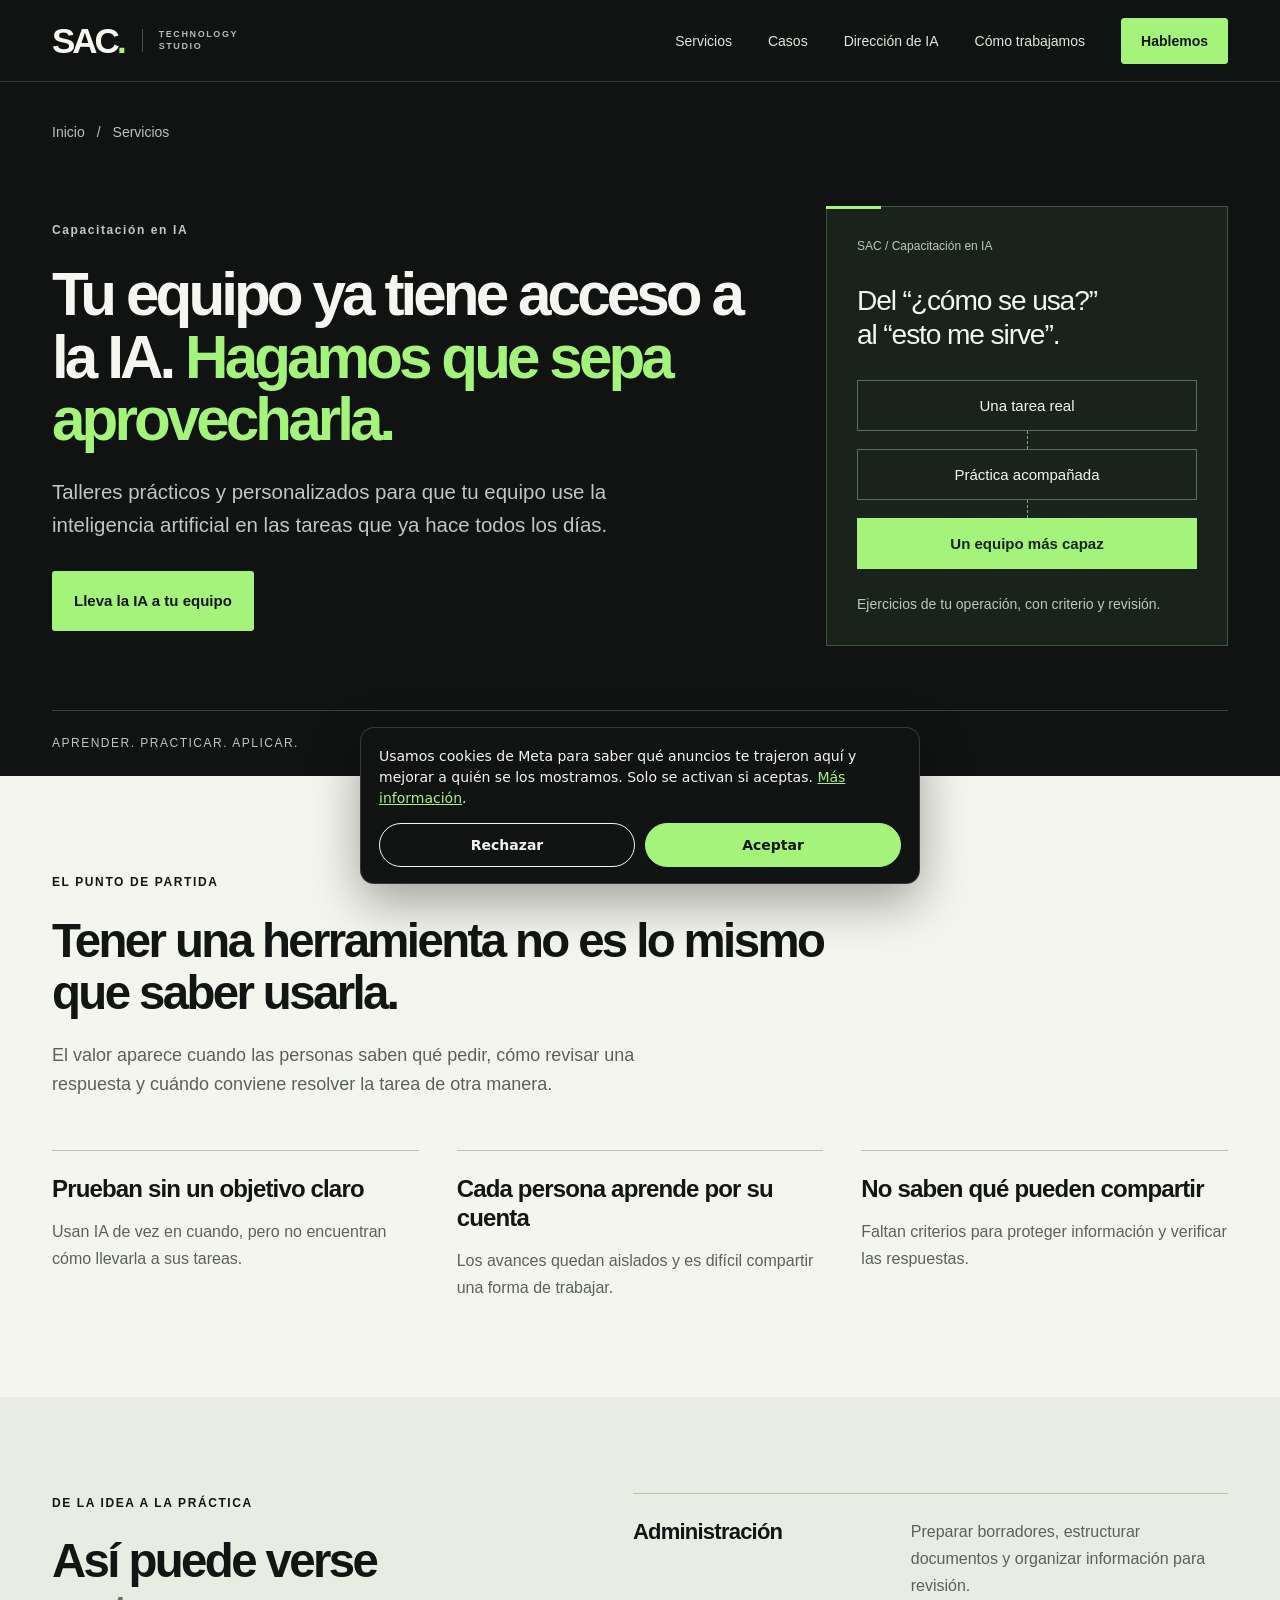
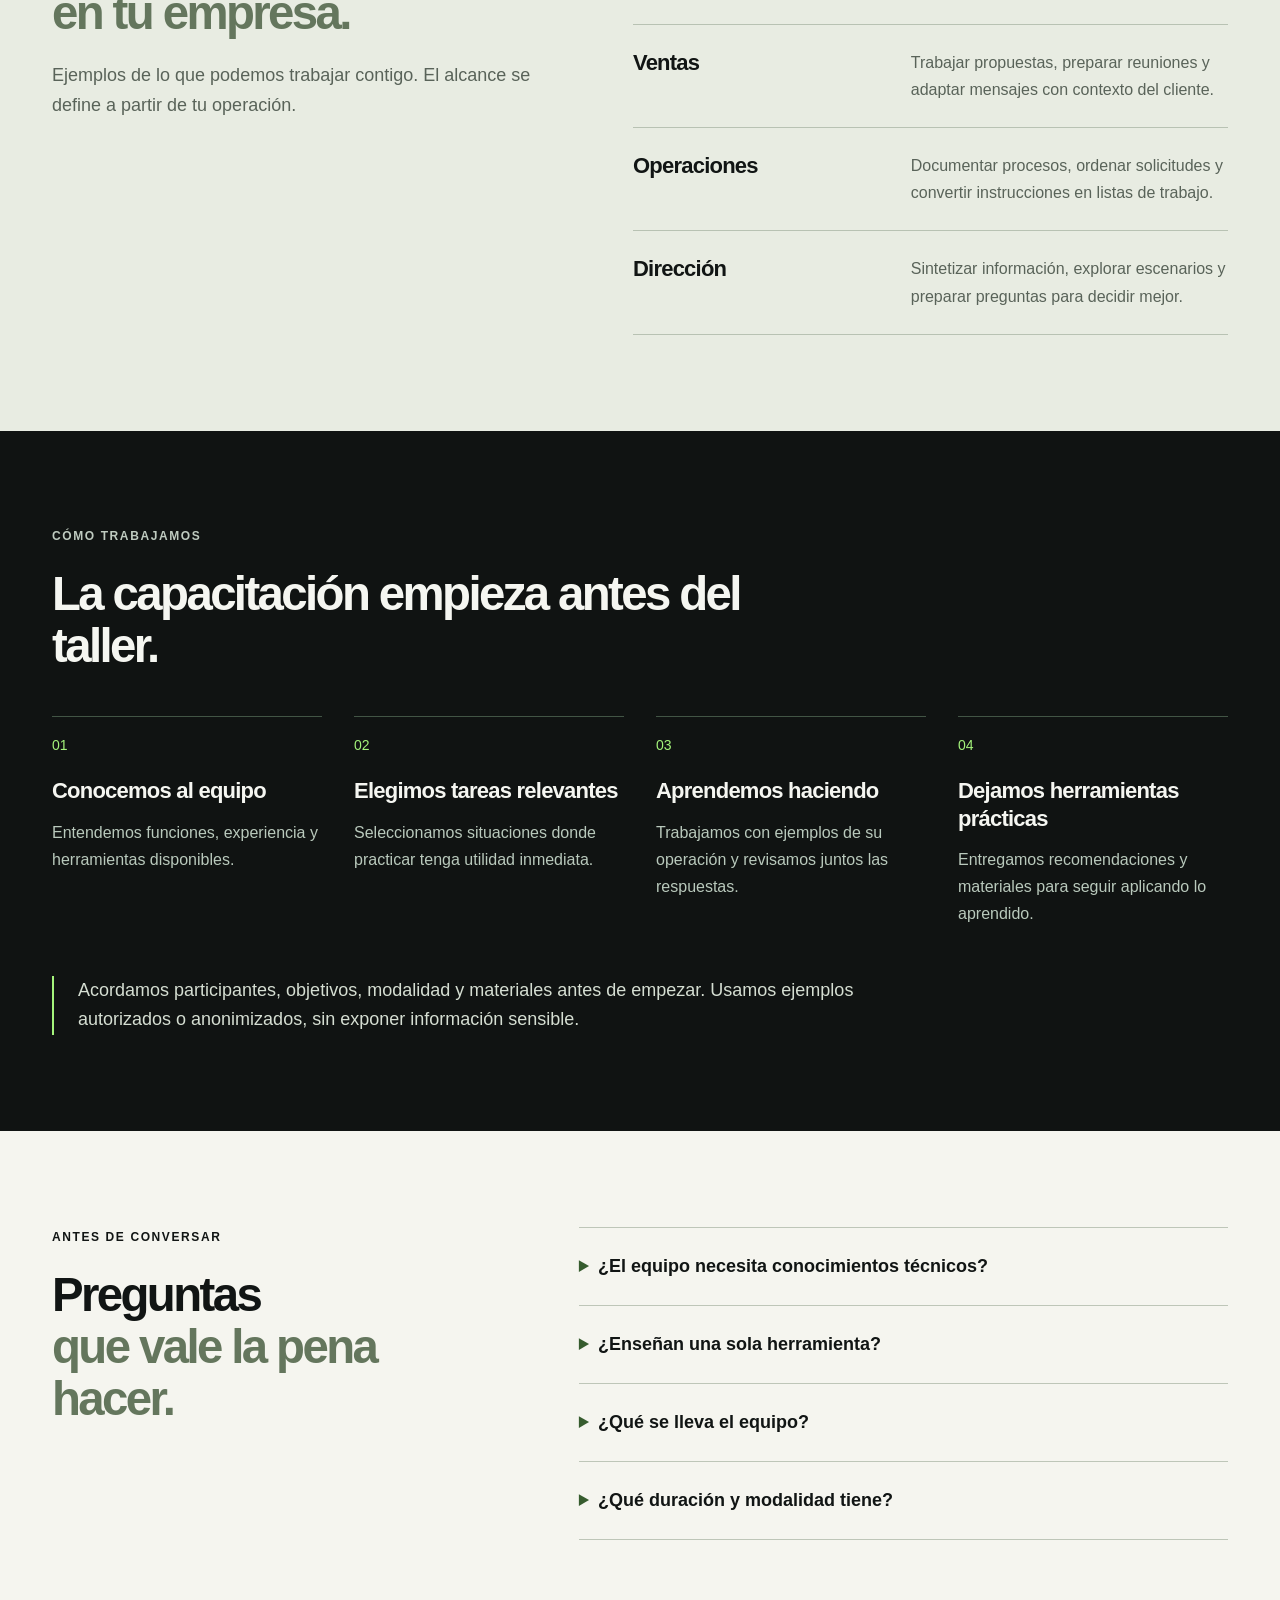
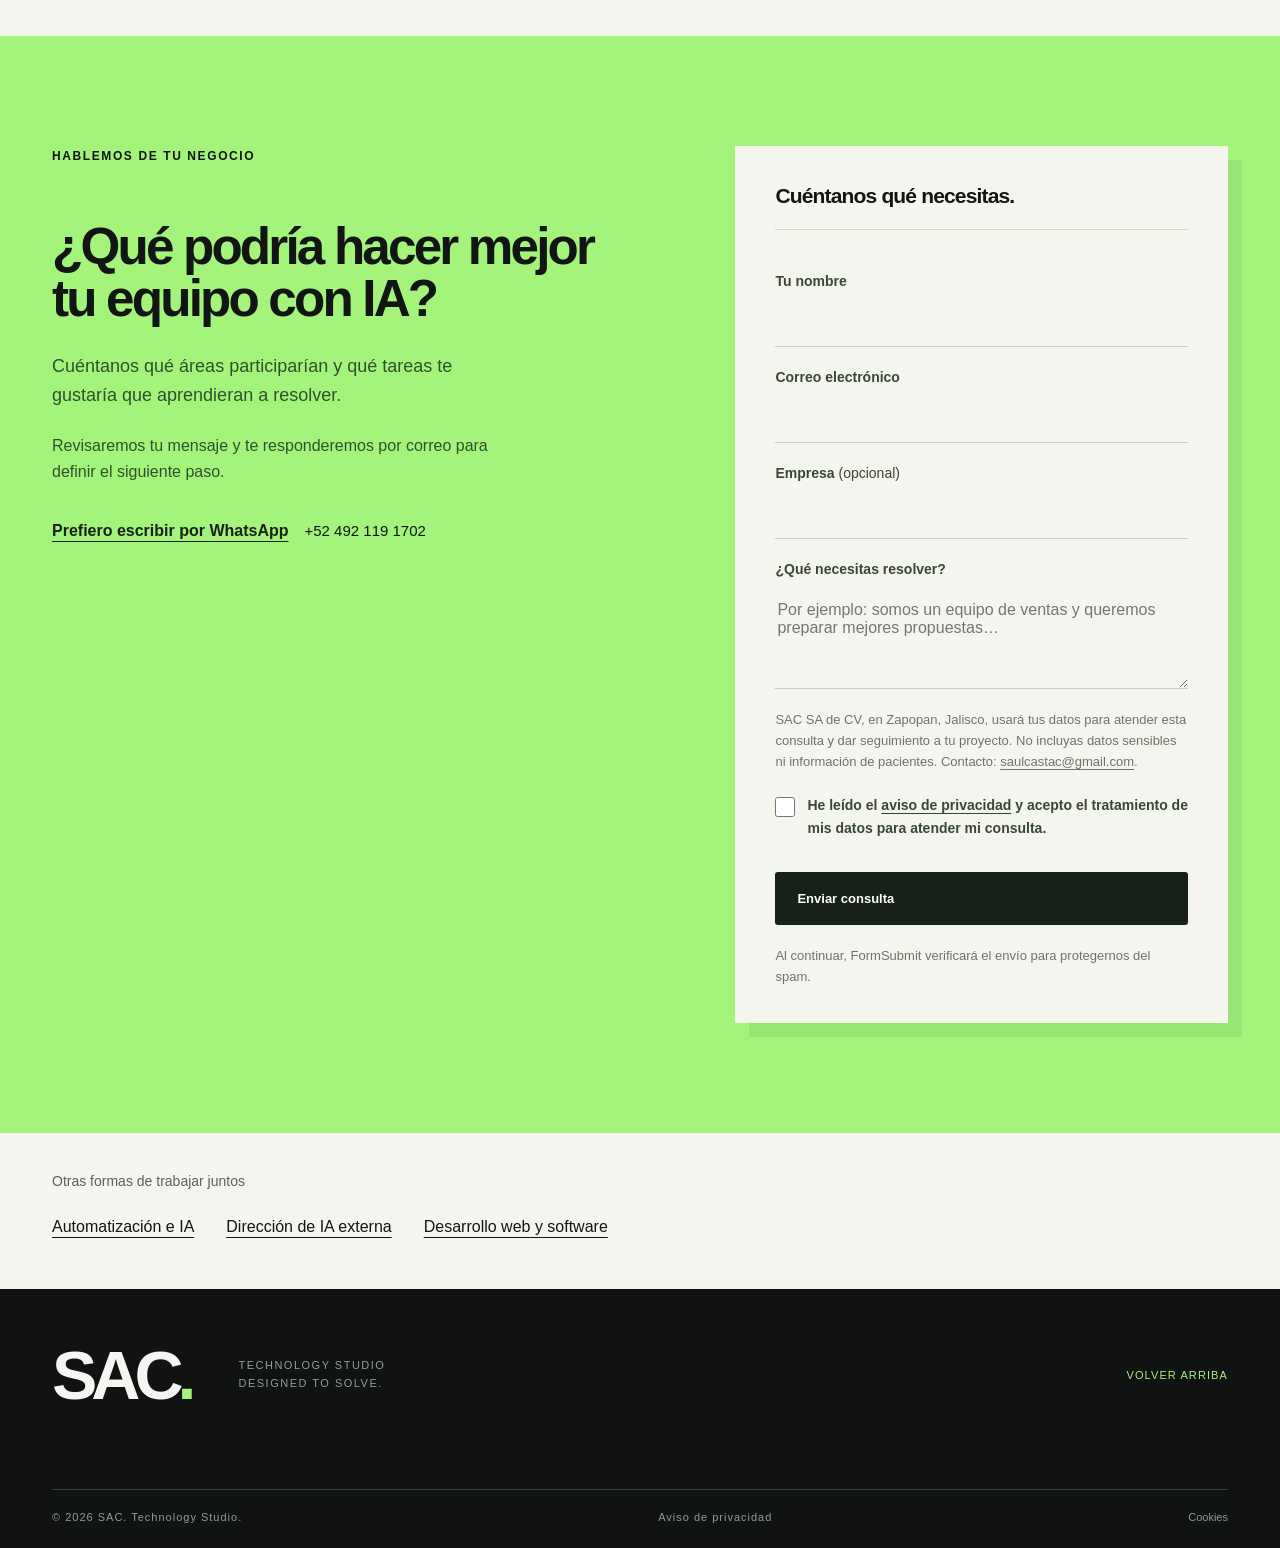
<file: servicios/capacitacion-ia.html>
<!doctype html>
<html lang="es-MX"><head>
<meta charset="utf-8"><meta name="viewport" content="width=device-width, initial-scale=1"><meta name="theme-color" content="#101312">
<title>Capacitación empresarial en IA | SAC</title><meta name="description" content="Talleres prácticos de inteligencia artificial para equipos de administración, ventas, operaciones y dirección. Capacitación adaptada a tu empresa con SAC."><link rel="canonical" href="https://saacstudio.com/servicios/capacitacion-ia">
<meta property="og:type" content="website"><meta property="og:locale" content="es_MX"><meta property="og:site_name" content="SAC Technology Studio"><meta property="og:url" content="https://saacstudio.com/servicios/capacitacion-ia"><meta property="og:title" content="Capacitación empresarial en IA | SAC"><meta property="og:description" content="Talleres prácticos de inteligencia artificial para equipos de administración, ventas, operaciones y dirección. Capacitación adaptada a tu empresa con SAC."><meta property="og:image" content="https://saacstudio.com/og-image.png"><meta property="og:image:width" content="1731"><meta property="og:image:height" content="909"><meta property="og:image:alt" content="SAC Technology Studio — Tecnología que resuelve."><meta name="twitter:card" content="summary_large_image"><meta name="twitter:image" content="https://saacstudio.com/og-image.png">
<link rel="icon" href="/favicon.svg" type="image/svg+xml"><link rel="stylesheet" href="/styles.css"><script src="/tracking.js" defer></script><script src="/analytics.js" defer></script><script src="/main.js" defer></script>
</head><body class="service-page" data-service="capacitacion-ia">
<a class="skip-link" href="#contenido">Saltar al contenido</a>
<header class="site-header" id="inicio"><div class="container nav-wrap">
<a class="brand" href="/" aria-label="SAC, ir al inicio"><span>SAC<span class="brand-dot">.</span></span><span class="brand-sub">TECHNOLOGY<br>STUDIO</span></a>
<button class="menu-toggle" type="button" aria-controls="nav-menu" aria-expanded="false" aria-label="Abrir menú"><span></span><span></span></button>
<nav class="nav" id="nav-menu" aria-label="Principal"><a href="/#empezar">Servicios</a><a href="/#casos">Casos</a><a href="/servicios/acompanamiento-ia">Dirección de IA</a><a href="#como-trabajamos">Cómo trabajamos</a><a class="nav-cta" href="#contacto" data-cta="header">Hablemos</a></nav>
</div></header>
<main id="contenido">
<section class="service-hero theme-dark" aria-labelledby="hero-title"><div class="container">
<nav class="service-breadcrumb" aria-label="Ruta de navegación"><a href="/">Inicio</a><span aria-hidden="true">/</span><a href="/#empezar">Servicios</a></nav>
<div class="service-hero-grid"><div class="service-hero-copy"><p class="eyebrow">Capacitación en IA</p><h1 id="hero-title">Tu equipo ya tiene acceso a la IA. <em>Hagamos que sepa aprovecharla.</em></h1><p class="service-intro">Talleres prácticos y personalizados para que tu equipo use la inteligencia artificial en las tareas que ya hace todos los días.</p><a class="button button-lime" href="#contacto" data-cta="hero">Lleva la IA a tu equipo</a></div>
<div class="service-diagram" aria-label="Proceso ilustrativo: Una tarea real a Práctica acompañada a Un equipo más capaz" role="img"><span class="diagram-kicker" aria-hidden="true">SAC / Capacitación en IA</span><p class="diagram-title" aria-hidden="true">Del “¿cómo se usa?”<br>al “esto me sirve”.</p><div class="diagram-flow" aria-hidden="true"><span>Una tarea real</span><span>Práctica acompañada</span><span>Un equipo más capaz</span></div><p class="diagram-note" aria-hidden="true">Ejercicios de tu operación, con criterio y revisión.</p></div></div>
<p class="service-hero-foot">APRENDER. PRACTICAR. APLICAR.</p>
</div></section>
<section class="service-section" aria-labelledby="problem-title"><div class="container"><div class="service-heading"><span class="section-label">EL PUNTO DE PARTIDA</span><h2 id="problem-title">Tener una herramienta no es lo mismo que saber usarla.</h2><p>El valor aparece cuando las personas saben qué pedir, cómo revisar una respuesta y cuándo conviene resolver la tarea de otra manera.</p></div><div class="problem-columns"><article><h3>Prueban sin un objetivo claro</h3><p>Usan IA de vez en cuando, pero no encuentran cómo llevarla a sus tareas.</p></article><article><h3>Cada persona aprende por su cuenta</h3><p>Los avances quedan aislados y es difícil compartir una forma de trabajar.</p></article><article><h3>No saben qué pueden compartir</h3><p>Faltan criterios para proteger información y verificar las respuestas.</p></article></div></div></section>
<section class="service-section service-applications" aria-labelledby="applications-title"><div class="container application-layout"><div class="service-heading"><span class="section-label">DE LA IDEA A LA PRÁCTICA</span><h2 id="applications-title">Así puede verse<br><em>en tu empresa.</em></h2><p>Ejemplos de lo que podemos trabajar contigo. El alcance se define a partir de tu operación.</p></div><div><div class="application-row"><h3>Administración</h3><p>Preparar borradores, estructurar documentos y organizar información para revisión.</p></div><div class="application-row"><h3>Ventas</h3><p>Trabajar propuestas, preparar reuniones y adaptar mensajes con contexto del cliente.</p></div><div class="application-row"><h3>Operaciones</h3><p>Documentar procesos, ordenar solicitudes y convertir instrucciones en listas de trabajo.</p></div><div class="application-row"><h3>Dirección</h3><p>Sintetizar información, explorar escenarios y preparar preguntas para decidir mejor.</p></div></div></div></section>

<section class="service-section theme-dark" id="como-trabajamos" aria-labelledby="approach-title"><div class="container"><div class="service-heading"><span class="eyebrow">CÓMO TRABAJAMOS</span><h2 id="approach-title">La capacitación empieza antes del taller.</h2></div><ol class="service-steps"><li><h3>Conocemos al equipo</h3><p>Entendemos funciones, experiencia y herramientas disponibles.</p></li><li><h3>Elegimos tareas relevantes</h3><p>Seleccionamos situaciones donde practicar tenga utilidad inmediata.</p></li><li><h3>Aprendemos haciendo</h3><p>Trabajamos con ejemplos de su operación y revisamos juntos las respuestas.</p></li><li><h3>Dejamos herramientas prácticas</h3><p>Entregamos recomendaciones y materiales para seguir aplicando lo aprendido.</p></li></ol><p class="service-expectation">Acordamos participantes, objetivos, modalidad y materiales antes de empezar. Usamos ejemplos autorizados o anonimizados, sin exponer información sensible.</p></div></section>
<section class="service-section" aria-labelledby="faq-title"><div class="container faq-layout"><div class="service-heading"><span class="section-label">ANTES DE CONVERSAR</span><h2 id="faq-title">Preguntas<br><em>que vale la pena hacer.</em></h2></div><div class="service-faq"><details><summary>¿El equipo necesita conocimientos técnicos?</summary><p>No. Adaptamos el taller al punto de partida de las personas y a sus responsabilidades. El objetivo es que puedan aplicar lo aprendido en su trabajo.</p></details><details><summary>¿Enseñan una sola herramienta?</summary><p>Seleccionamos herramientas según las tareas y el acceso que tenga tu empresa. También trabajamos criterios que sirven más allá de una plataforma.</p></details><details><summary>¿Qué se lleva el equipo?</summary><p>Ejercicios trabajados, recomendaciones de uso y materiales prácticos según el alcance acordado. Incluimos cómo revisar resultados y cuidar la información.</p></details><details><summary>¿Qué duración y modalidad tiene?</summary><p>Las definimos según los objetivos, el tamaño del grupo y el nivel de profundidad. La propuesta detalla sesiones, modalidad y herramientas o licencias necesarias.</p></details></div></div></section>
<section class="contact-section" id="contacto" aria-labelledby="contact-title"><div class="container contact-grid"><div class="contact-copy"><span class="section-label">HABLEMOS DE TU NEGOCIO</span><h2 id="contact-title">¿Qué podría hacer mejor tu equipo con IA?</h2><p>Cuéntanos qué áreas participarían y qué tareas te gustaría que aprendieran a resolver.</p><p class="contact-reassurance">Revisaremos tu mensaje y te responderemos por correo para definir el siguiente paso.</p><div class="contact-whatsapp"><a class="text-link" href="https://wa.me/524921191702?text=Hola%2C%20me%20interesa%20Capacitaci%C3%B3n%20en%20IA." target="_blank" rel="noopener noreferrer" data-whatsapp>Prefiero escribir por WhatsApp</a><span class="contact-whatsapp-number">+52 492 119 1702</span></div></div><div class="contact-form-wrap"><div class="contact-form-top"><strong>Cuéntanos qué necesitas.</strong></div><form id="contact-form" action="https://formsubmit.co/saulcastac@gmail.com" method="POST" data-service="capacitacion-ia">
<input type="hidden" name="_subject" value="Nueva consulta — Capacitación en IA — SAC">
<input type="hidden" name="_template" value="table">
<input type="hidden" name="_next" value="https://saacstudio.com/gracias.html">
<input type="hidden" name="servicio_origen" value="capacitacion-ia">
<input type="hidden" name="landing_origen" value="/servicios/capacitacion-ia">
<input type="hidden" name="utm_source" value=""><input type="hidden" name="utm_medium" value=""><input type="hidden" name="utm_campaign" value=""><input type="hidden" name="utm_content" value=""><input type="hidden" name="utm_term" value="">
<input type="text" name="_honey" class="form-honey" tabindex="-1" autocomplete="off" aria-hidden="true">
<label for="contact-name">Tu nombre</label><input id="contact-name" name="nombre" autocomplete="name" required maxlength="100">
<label for="contact-email">Correo electrónico</label><input id="contact-email" name="email" type="email" autocomplete="email" required maxlength="180">
<label for="contact-company">Empresa <span class="optional-label">(opcional)</span></label><input id="contact-company" name="empresa" autocomplete="organization" maxlength="120">
<label for="contact-message">¿Qué necesitas resolver?</label><textarea id="contact-message" name="mensaje" required maxlength="2500" rows="4" placeholder="Por ejemplo: somos un equipo de ventas y queremos preparar mejores propuestas…"></textarea>
<p class="form-note">SAC SA de CV, en Zapopan, Jalisco, usará tus datos para atender esta consulta y dar seguimiento a tu proyecto. No incluyas datos sensibles ni información de pacientes. Contacto: <a href="mailto:saulcastac@gmail.com">saulcastac@gmail.com</a>.</p>
<label class="privacy-consent"><input type="checkbox" name="consentimiento" value="Acepto el aviso de privacidad y el tratamiento para atender mi consulta" required><span>He leído el <a href="/privacidad.html" target="_blank" rel="noopener">aviso de privacidad</a> y acepto el tratamiento de mis datos para atender mi consulta.</span></label>
<button class="button button-dark" type="submit">Enviar consulta</button>
<p class="form-note" id="form-status" role="status">Al continuar, FormSubmit verificará el envío para protegernos del spam.</p>
</form></div></div></section>
<aside class="container related-services" aria-label="Otros servicios de SAC"><p>Otras formas de trabajar juntos</p><div><a href="/servicios/automatizacion-ia">Automatización e IA</a><a href="/servicios/acompanamiento-ia">Dirección de IA externa</a><a href="/servicios/desarrollo-web">Desarrollo web y software</a></div></aside>
</main><footer class="footer theme-dark"><div class="container footer-top"><a href="/" class="footer-brand" aria-label="SAC, inicio">SAC<span>.</span></a><span>TECHNOLOGY STUDIO<br>DESIGNED TO SOLVE.</span><a href="#inicio" class="back-top">VOLVER ARRIBA</a></div><div class="container footer-bottom"><span>© <span id="year">2026</span> SAC. Technology Studio.</span><a href="/privacidad.html">Aviso de privacidad</a><button type="button" data-cookie-settings hidden>Cookies</button></div></footer>
</body></html>
</file>
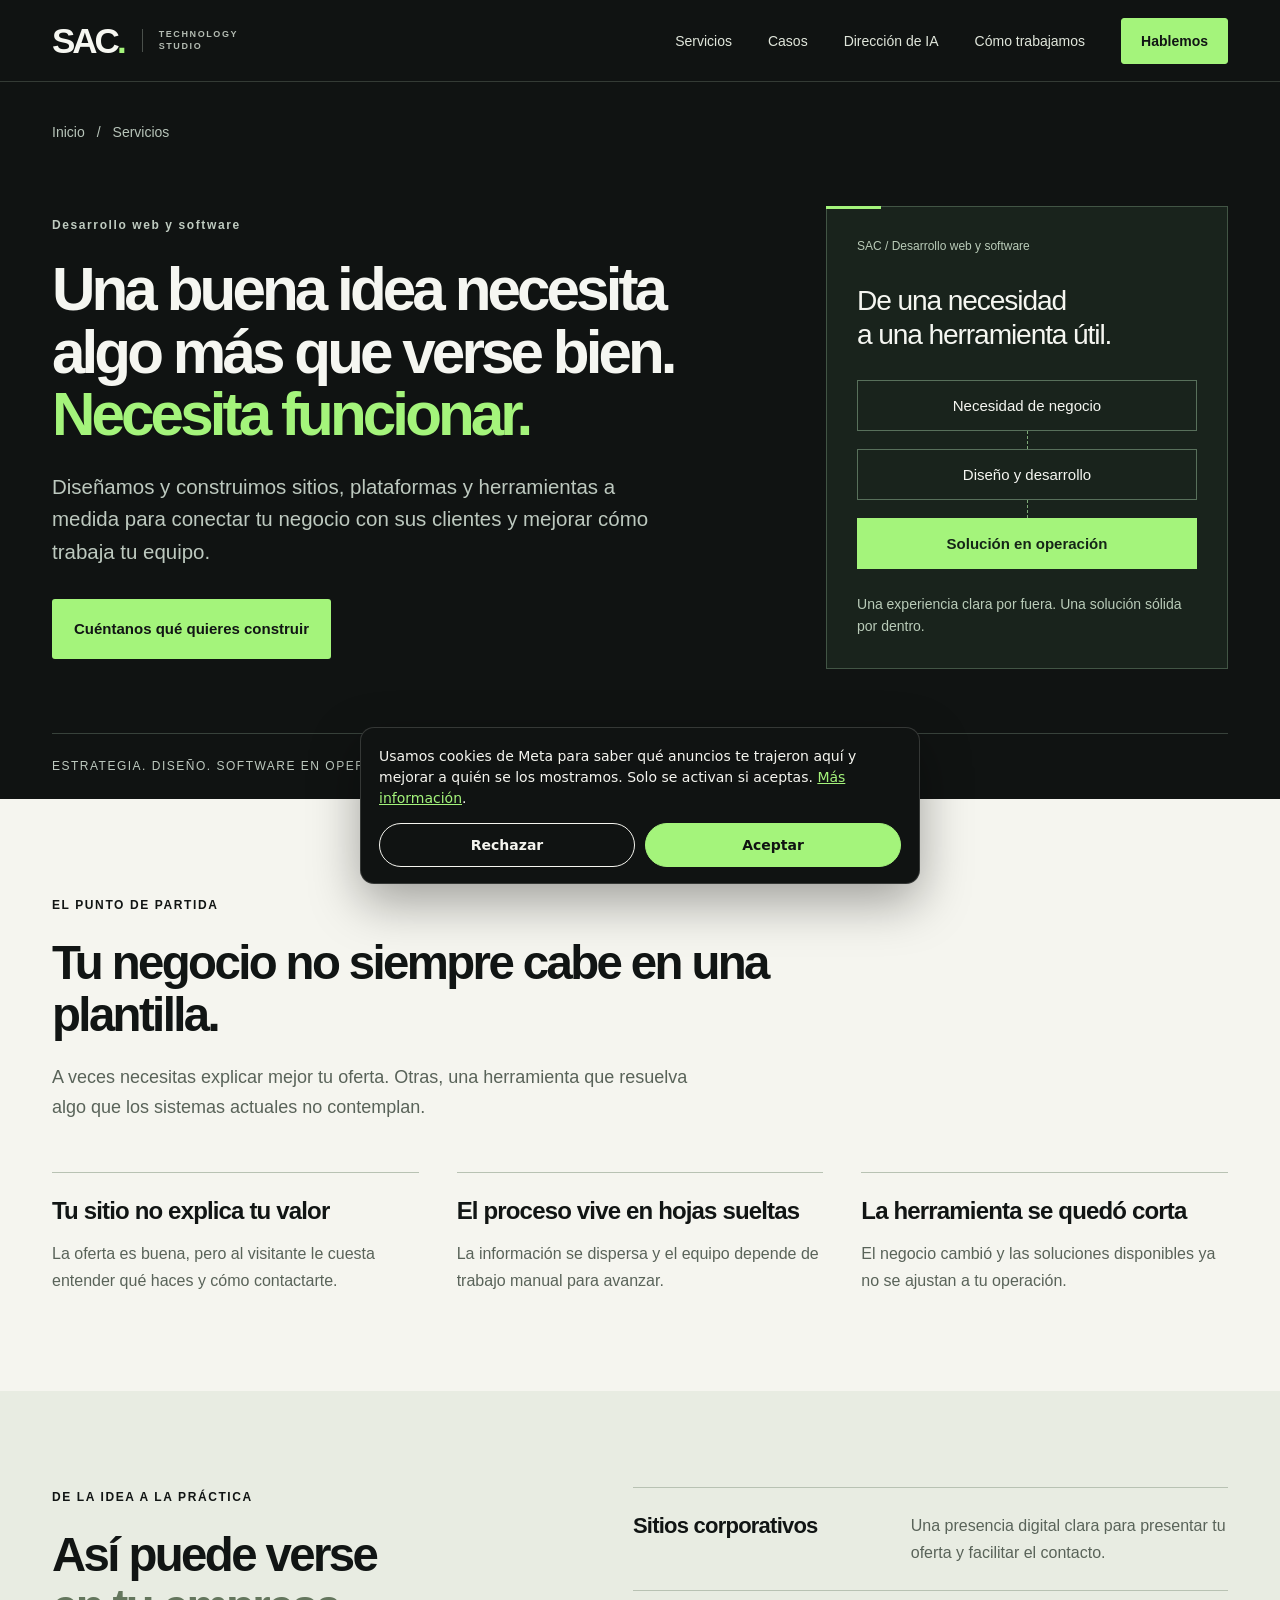
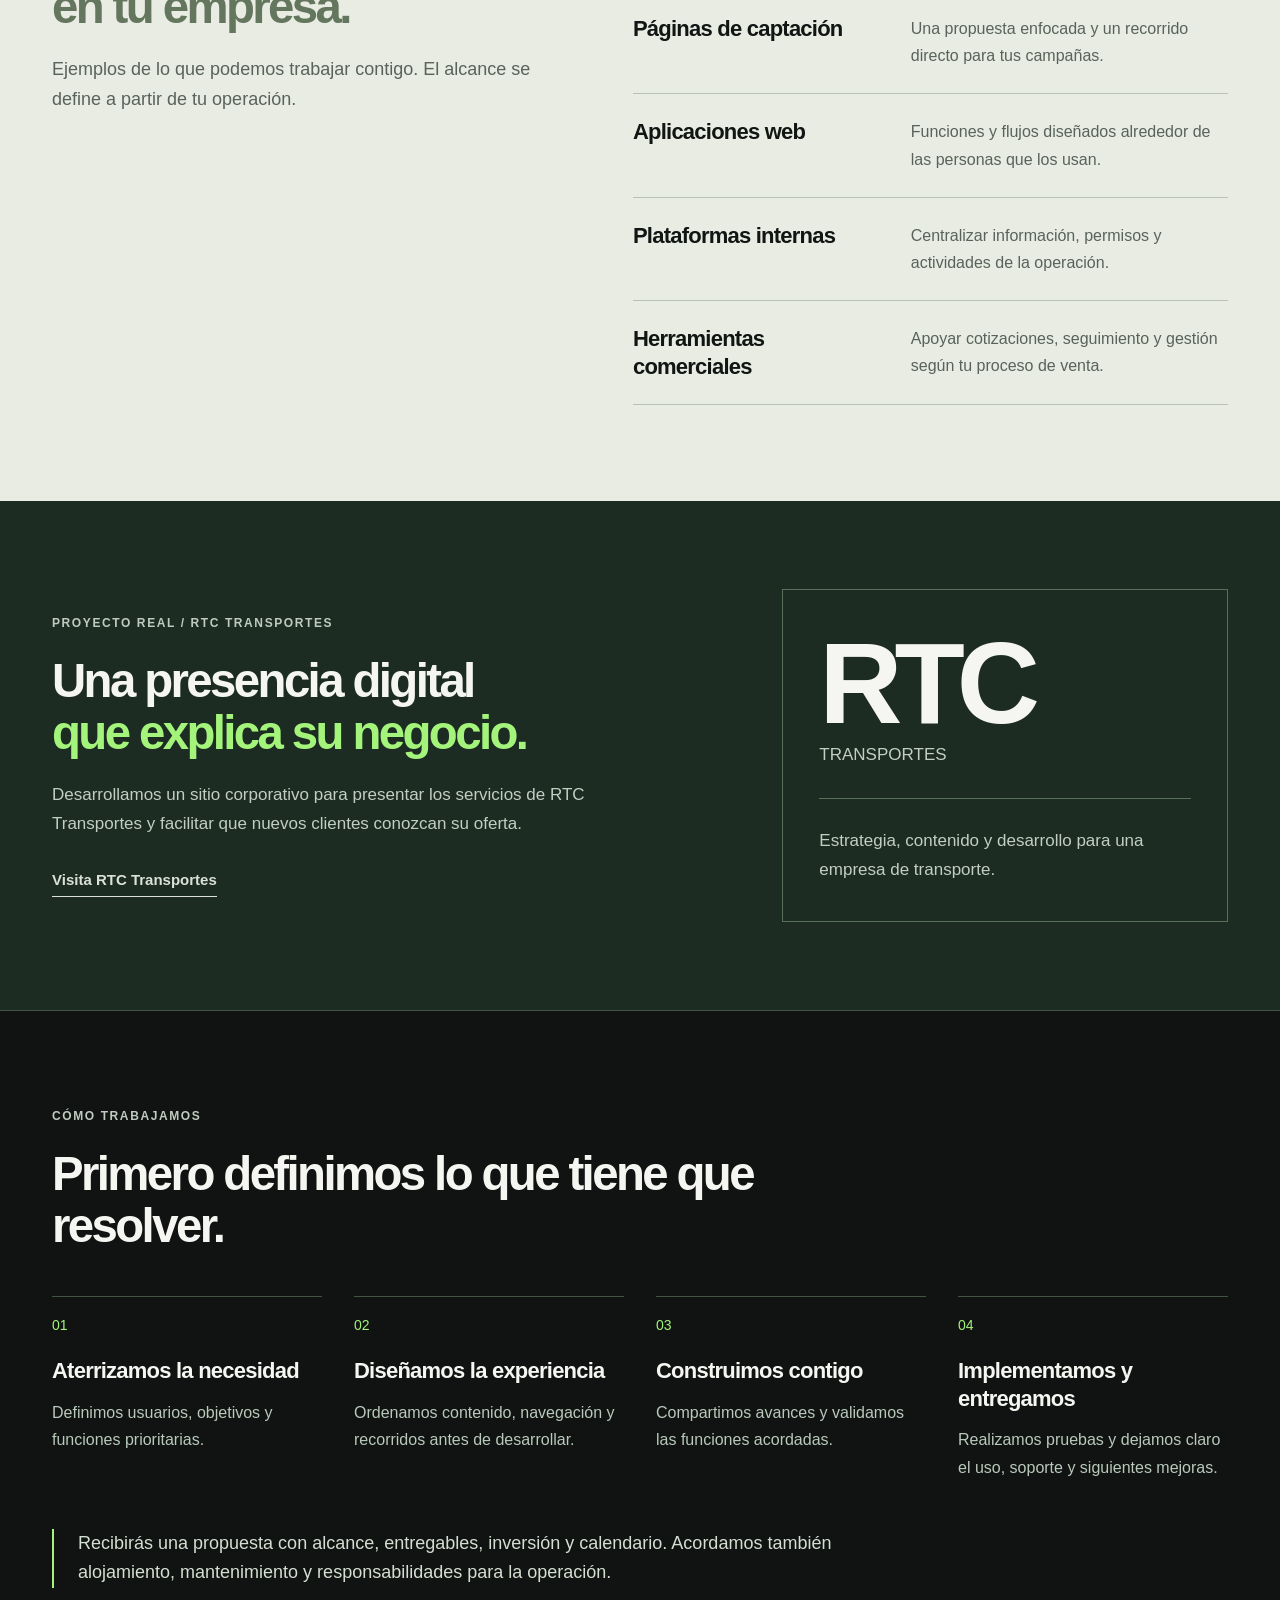
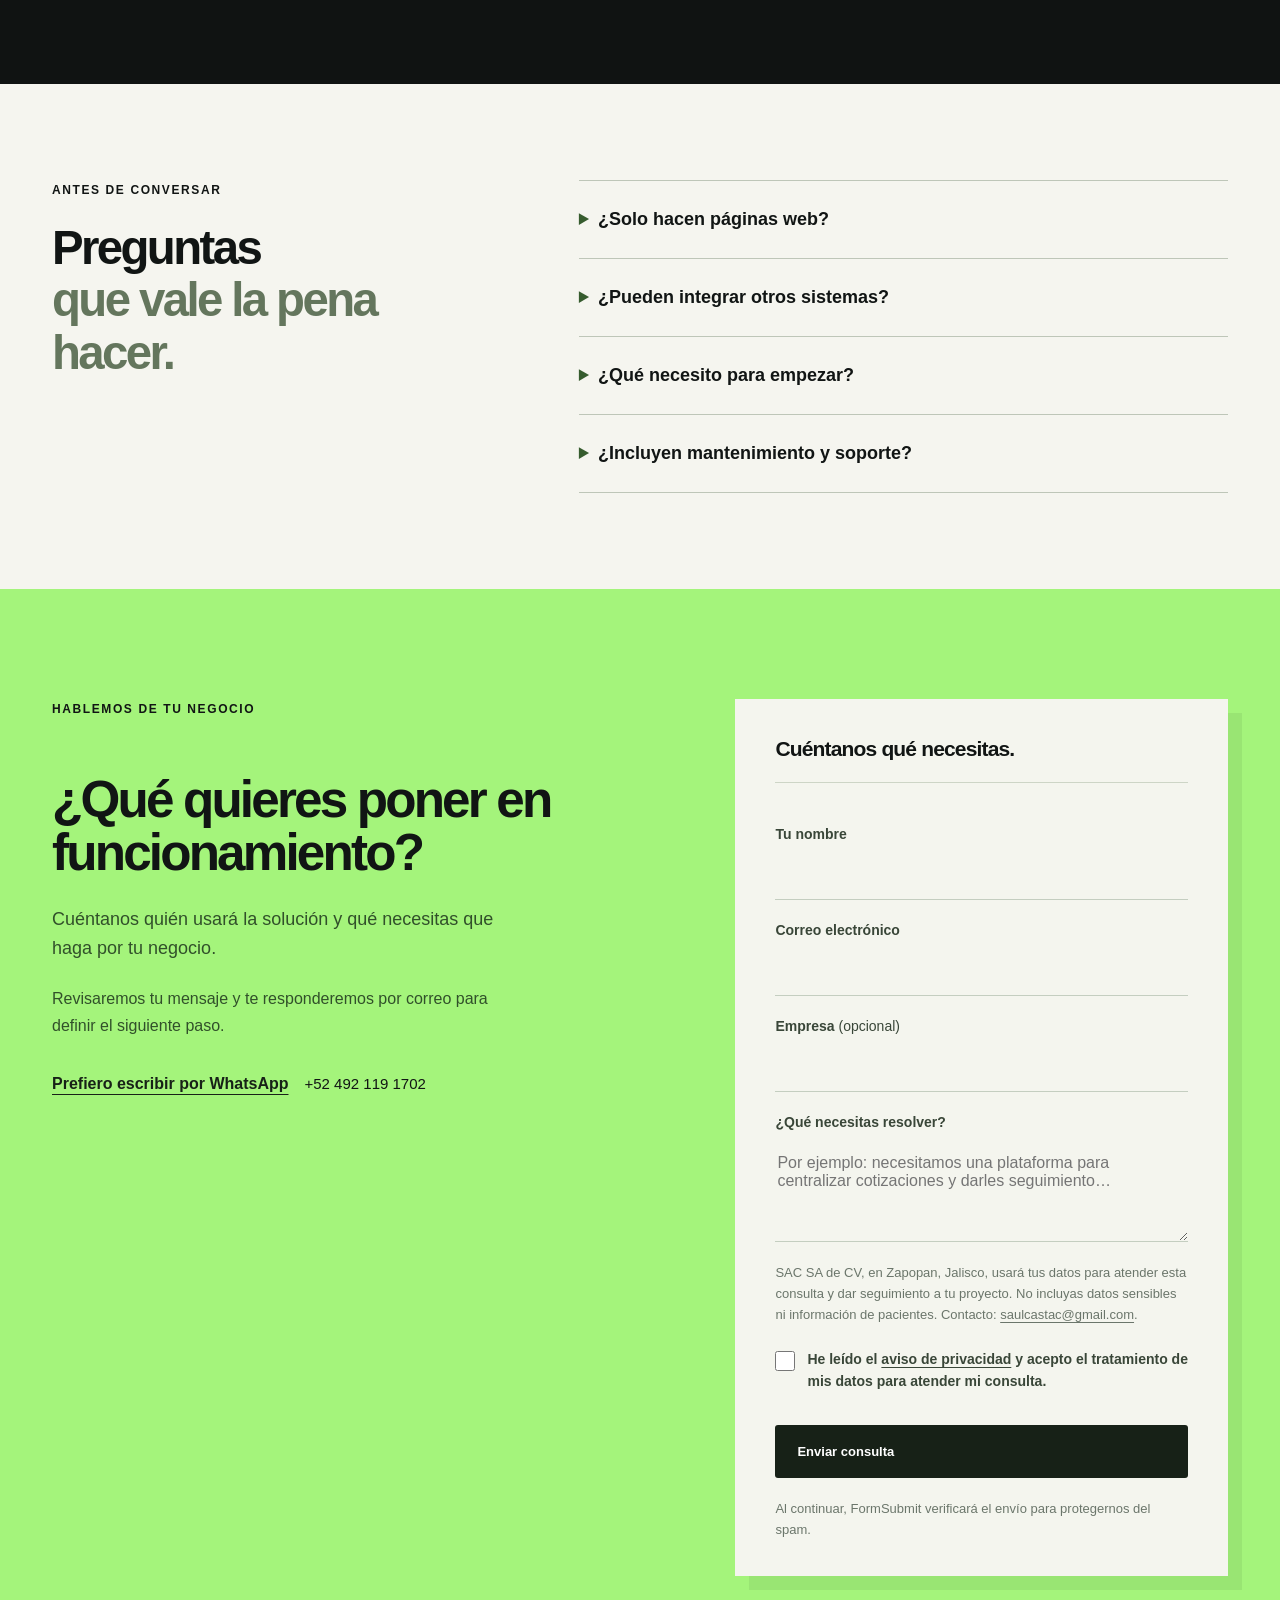
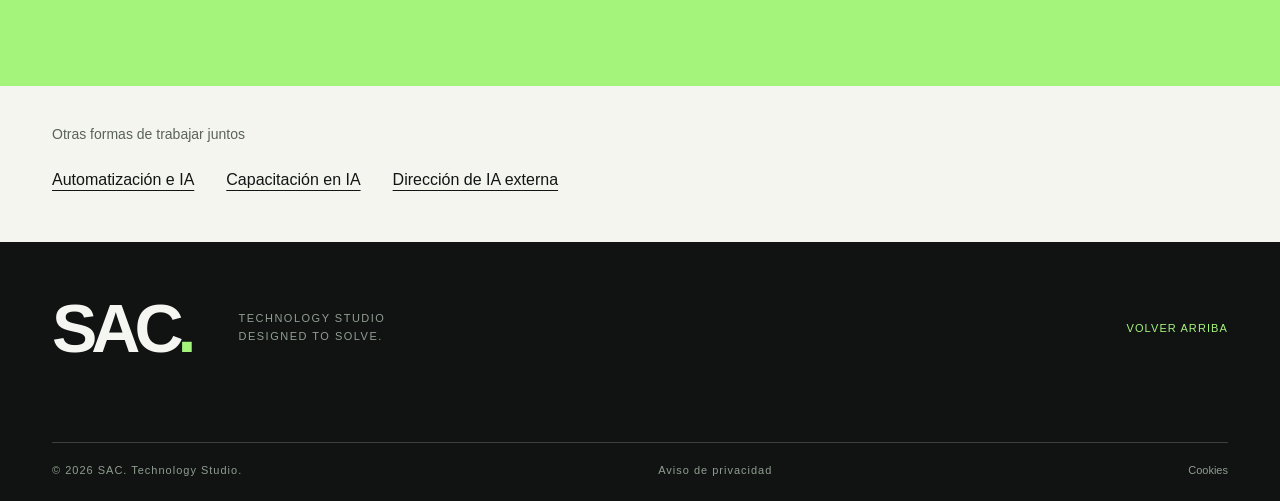
<file: servicios/desarrollo-web.html>
<!doctype html>
<html lang="es-MX"><head>
<meta charset="utf-8"><meta name="viewport" content="width=device-width, initial-scale=1"><meta name="theme-color" content="#101312">
<title>Desarrollo web y software a medida | SAC</title><meta name="description" content="Sitios corporativos, páginas de captación, aplicaciones y plataformas internas diseñadas para las necesidades de tu negocio. Desarrollo a medida con SAC."><link rel="canonical" href="https://saacstudio.com/servicios/desarrollo-web">
<meta property="og:type" content="website"><meta property="og:locale" content="es_MX"><meta property="og:site_name" content="SAC Technology Studio"><meta property="og:url" content="https://saacstudio.com/servicios/desarrollo-web"><meta property="og:title" content="Desarrollo web y software a medida | SAC"><meta property="og:description" content="Sitios corporativos, páginas de captación, aplicaciones y plataformas internas diseñadas para las necesidades de tu negocio. Desarrollo a medida con SAC."><meta property="og:image" content="https://saacstudio.com/og-image.png"><meta property="og:image:width" content="1731"><meta property="og:image:height" content="909"><meta property="og:image:alt" content="SAC Technology Studio — Tecnología que resuelve."><meta name="twitter:card" content="summary_large_image"><meta name="twitter:image" content="https://saacstudio.com/og-image.png">
<link rel="icon" href="/favicon.svg" type="image/svg+xml"><link rel="stylesheet" href="/styles.css"><script src="/tracking.js" defer></script><script src="/analytics.js" defer></script><script src="/main.js" defer></script>
</head><body class="service-page" data-service="desarrollo-web">
<a class="skip-link" href="#contenido">Saltar al contenido</a>
<header class="site-header" id="inicio"><div class="container nav-wrap">
<a class="brand" href="/" aria-label="SAC, ir al inicio"><span>SAC<span class="brand-dot">.</span></span><span class="brand-sub">TECHNOLOGY<br>STUDIO</span></a>
<button class="menu-toggle" type="button" aria-controls="nav-menu" aria-expanded="false" aria-label="Abrir menú"><span></span><span></span></button>
<nav class="nav" id="nav-menu" aria-label="Principal"><a href="/#empezar">Servicios</a><a href="/#casos">Casos</a><a href="/servicios/acompanamiento-ia">Dirección de IA</a><a href="#como-trabajamos">Cómo trabajamos</a><a class="nav-cta" href="#contacto" data-cta="header">Hablemos</a></nav>
</div></header>
<main id="contenido">
<section class="service-hero theme-dark" aria-labelledby="hero-title"><div class="container">
<nav class="service-breadcrumb" aria-label="Ruta de navegación"><a href="/">Inicio</a><span aria-hidden="true">/</span><a href="/#empezar">Servicios</a></nav>
<div class="service-hero-grid"><div class="service-hero-copy"><p class="eyebrow">Desarrollo web y software</p><h1 id="hero-title">Una buena idea necesita algo más que verse bien. <em>Necesita funcionar.</em></h1><p class="service-intro">Diseñamos y construimos sitios, plataformas y herramientas a medida para conectar tu negocio con sus clientes y mejorar cómo trabaja tu equipo.</p><a class="button button-lime" href="#contacto" data-cta="hero">Cuéntanos qué quieres construir</a></div>
<div class="service-diagram" aria-label="Proceso ilustrativo: Necesidad de negocio a Diseño y desarrollo a Solución en operación" role="img"><span class="diagram-kicker" aria-hidden="true">SAC / Desarrollo web y software</span><p class="diagram-title" aria-hidden="true">De una necesidad<br>a una herramienta útil.</p><div class="diagram-flow" aria-hidden="true"><span>Necesidad de negocio</span><span>Diseño y desarrollo</span><span>Solución en operación</span></div><p class="diagram-note" aria-hidden="true">Una experiencia clara por fuera. Una solución sólida por dentro.</p></div></div>
<p class="service-hero-foot">ESTRATEGIA. DISEÑO. SOFTWARE EN OPERACIÓN.</p>
</div></section>
<section class="service-section" aria-labelledby="problem-title"><div class="container"><div class="service-heading"><span class="section-label">EL PUNTO DE PARTIDA</span><h2 id="problem-title">Tu negocio no siempre cabe en una plantilla.</h2><p>A veces necesitas explicar mejor tu oferta. Otras, una herramienta que resuelva algo que los sistemas actuales no contemplan.</p></div><div class="problem-columns"><article><h3>Tu sitio no explica tu valor</h3><p>La oferta es buena, pero al visitante le cuesta entender qué haces y cómo contactarte.</p></article><article><h3>El proceso vive en hojas sueltas</h3><p>La información se dispersa y el equipo depende de trabajo manual para avanzar.</p></article><article><h3>La herramienta se quedó corta</h3><p>El negocio cambió y las soluciones disponibles ya no se ajustan a tu operación.</p></article></div></div></section>
<section class="service-section service-applications" aria-labelledby="applications-title"><div class="container application-layout"><div class="service-heading"><span class="section-label">DE LA IDEA A LA PRÁCTICA</span><h2 id="applications-title">Así puede verse<br><em>en tu empresa.</em></h2><p>Ejemplos de lo que podemos trabajar contigo. El alcance se define a partir de tu operación.</p></div><div><div class="application-row"><h3>Sitios corporativos</h3><p>Una presencia digital clara para presentar tu oferta y facilitar el contacto.</p></div><div class="application-row"><h3>Páginas de captación</h3><p>Una propuesta enfocada y un recorrido directo para tus campañas.</p></div><div class="application-row"><h3>Aplicaciones web</h3><p>Funciones y flujos diseñados alrededor de las personas que los usan.</p></div><div class="application-row"><h3>Plataformas internas</h3><p>Centralizar información, permisos y actividades de la operación.</p></div><div class="application-row"><h3>Herramientas comerciales</h3><p>Apoyar cotizaciones, seguimiento y gestión según tu proceso de venta.</p></div></div></div></section>
<section class="service-evidence theme-dark" aria-labelledby="evidence-title"><div class="container evidence-grid"><div><span class="eyebrow">PROYECTO REAL / RTC TRANSPORTES</span><h2 id="evidence-title">Una presencia digital<br><em>que explica su negocio.</em></h2><p>Desarrollamos un sitio corporativo para presentar los servicios de RTC Transportes y facilitar que nuevos clientes conozcan su oferta.</p><a class="text-link light-link" href="https://www.rtctransporte.com/" target="_blank" rel="noopener noreferrer">Visita RTC Transportes</a></div><div class="evidence-editorial"><span>RTC</span><p>TRANSPORTES</p><hr><p>Estrategia, contenido y desarrollo para una empresa de transporte.</p></div></div></section>
<section class="service-section theme-dark" id="como-trabajamos" aria-labelledby="approach-title"><div class="container"><div class="service-heading"><span class="eyebrow">CÓMO TRABAJAMOS</span><h2 id="approach-title">Primero definimos lo que tiene que resolver.</h2></div><ol class="service-steps"><li><h3>Aterrizamos la necesidad</h3><p>Definimos usuarios, objetivos y funciones prioritarias.</p></li><li><h3>Diseñamos la experiencia</h3><p>Ordenamos contenido, navegación y recorridos antes de desarrollar.</p></li><li><h3>Construimos contigo</h3><p>Compartimos avances y validamos las funciones acordadas.</p></li><li><h3>Implementamos y entregamos</h3><p>Realizamos pruebas y dejamos claro el uso, soporte y siguientes mejoras.</p></li></ol><p class="service-expectation">Recibirás una propuesta con alcance, entregables, inversión y calendario. Acordamos también alojamiento, mantenimiento y responsabilidades para la operación.</p></div></section>
<section class="service-section" aria-labelledby="faq-title"><div class="container faq-layout"><div class="service-heading"><span class="section-label">ANTES DE CONVERSAR</span><h2 id="faq-title">Preguntas<br><em>que vale la pena hacer.</em></h2></div><div class="service-faq"><details><summary>¿Solo hacen páginas web?</summary><p>También desarrollamos aplicaciones, plataformas internas y herramientas a medida. La solución depende de lo que tu negocio necesita resolver.</p></details><details><summary>¿Pueden integrar otros sistemas?</summary><p>Sí, cuando las herramientas permiten la integración. Evaluamos sus interfaces, permisos y restricciones durante la definición del proyecto.</p></details><details><summary>¿Qué necesito para empezar?</summary><p>Una idea del problema, de quién usará la solución y del resultado que buscas. Te ayudamos a convertirlo en un alcance concreto.</p></details><details><summary>¿Incluyen mantenimiento y soporte?</summary><p>Definimos el esquema en la propuesta. Aclaramos qué incluye la entrega, qué soporte se contempla y cómo se atienden mejoras posteriores.</p></details></div></div></section>
<section class="contact-section" id="contacto" aria-labelledby="contact-title"><div class="container contact-grid"><div class="contact-copy"><span class="section-label">HABLEMOS DE TU NEGOCIO</span><h2 id="contact-title">¿Qué quieres poner en funcionamiento?</h2><p>Cuéntanos quién usará la solución y qué necesitas que haga por tu negocio.</p><p class="contact-reassurance">Revisaremos tu mensaje y te responderemos por correo para definir el siguiente paso.</p><div class="contact-whatsapp"><a class="text-link" href="https://wa.me/524921191702?text=Hola%2C%20me%20interesa%20Desarrollo%20web%20y%20software." target="_blank" rel="noopener noreferrer" data-whatsapp>Prefiero escribir por WhatsApp</a><span class="contact-whatsapp-number">+52 492 119 1702</span></div></div><div class="contact-form-wrap"><div class="contact-form-top"><strong>Cuéntanos qué necesitas.</strong></div><form id="contact-form" action="https://formsubmit.co/saulcastac@gmail.com" method="POST" data-service="desarrollo-web">
<input type="hidden" name="_subject" value="Nueva consulta — Desarrollo web y software — SAC">
<input type="hidden" name="_template" value="table">
<input type="hidden" name="_next" value="https://saacstudio.com/gracias.html">
<input type="hidden" name="servicio_origen" value="desarrollo-web">
<input type="hidden" name="landing_origen" value="/servicios/desarrollo-web">
<input type="hidden" name="utm_source" value=""><input type="hidden" name="utm_medium" value=""><input type="hidden" name="utm_campaign" value=""><input type="hidden" name="utm_content" value=""><input type="hidden" name="utm_term" value="">
<input type="text" name="_honey" class="form-honey" tabindex="-1" autocomplete="off" aria-hidden="true">
<label for="contact-name">Tu nombre</label><input id="contact-name" name="nombre" autocomplete="name" required maxlength="100">
<label for="contact-email">Correo electrónico</label><input id="contact-email" name="email" type="email" autocomplete="email" required maxlength="180">
<label for="contact-company">Empresa <span class="optional-label">(opcional)</span></label><input id="contact-company" name="empresa" autocomplete="organization" maxlength="120">
<label for="contact-message">¿Qué necesitas resolver?</label><textarea id="contact-message" name="mensaje" required maxlength="2500" rows="4" placeholder="Por ejemplo: necesitamos una plataforma para centralizar cotizaciones y darles seguimiento…"></textarea>
<p class="form-note">SAC SA de CV, en Zapopan, Jalisco, usará tus datos para atender esta consulta y dar seguimiento a tu proyecto. No incluyas datos sensibles ni información de pacientes. Contacto: <a href="mailto:saulcastac@gmail.com">saulcastac@gmail.com</a>.</p>
<label class="privacy-consent"><input type="checkbox" name="consentimiento" value="Acepto el aviso de privacidad y el tratamiento para atender mi consulta" required><span>He leído el <a href="/privacidad.html" target="_blank" rel="noopener">aviso de privacidad</a> y acepto el tratamiento de mis datos para atender mi consulta.</span></label>
<button class="button button-dark" type="submit">Enviar consulta</button>
<p class="form-note" id="form-status" role="status">Al continuar, FormSubmit verificará el envío para protegernos del spam.</p>
</form></div></div></section>
<aside class="container related-services" aria-label="Otros servicios de SAC"><p>Otras formas de trabajar juntos</p><div><a href="/servicios/automatizacion-ia">Automatización e IA</a><a href="/servicios/capacitacion-ia">Capacitación en IA</a><a href="/servicios/acompanamiento-ia">Dirección de IA externa</a></div></aside>
</main><footer class="footer theme-dark"><div class="container footer-top"><a href="/" class="footer-brand" aria-label="SAC, inicio">SAC<span>.</span></a><span>TECHNOLOGY STUDIO<br>DESIGNED TO SOLVE.</span><a href="#inicio" class="back-top">VOLVER ARRIBA</a></div><div class="container footer-bottom"><span>© <span id="year">2026</span> SAC. Technology Studio.</span><a href="/privacidad.html">Aviso de privacidad</a><button type="button" data-cookie-settings hidden>Cookies</button></div></footer>
</body></html>
</file>
<file: styles.css>
:root{--ink:#111514;--charcoal:#101312;--charcoal2:#1b211e;--paper:#f5f5ef;--white:#fff;--muted:#737974;--accent:#a4f47b;--border:#d9dbd5;--font:Inter,"Helvetica Neue",Arial,sans-serif}*{box-sizing:border-box}html{scroll-behavior:smooth;scroll-padding-top:84px}body{margin:0;font-family:var(--font);background:var(--paper);color:var(--ink);-webkit-font-smoothing:antialiased}a{color:inherit;text-decoration:none}button,input,textarea{font:inherit}button{cursor:pointer}h1,h2,h3,p{margin:0}button:focus-visible,a:focus-visible,input:focus-visible,textarea:focus-visible{outline:3px solid #6bd034;outline-offset:4px}.container{width:min(1440px,calc(100% - 104px));margin:0 auto}.skip-link{position:absolute;z-index:100;background:var(--accent);padding:14px;transform:translateY(-140%)}.skip-link:focus{transform:translateY(0)}.theme-dark{background:var(--charcoal);color:#f5f6f1}.site-header{height:82px;background:#101312;color:#f6f7f1;position:sticky;top:0;z-index:50;border-bottom:1px solid #343b35}.nav-wrap{display:flex;align-items:center;justify-content:space-between;height:100%}.brand{display:flex;align-items:center;gap:18px}.brand>span:first-child{font-size:35px;line-height:1;letter-spacing:-3px;font-weight:900}.brand-dot{color:var(--accent)}.brand-sub{font-size:9px;line-height:1.3;color:#b3bbb2;font-weight:700;letter-spacing:1.6px;border-left:1px solid #4a504b;padding-left:16px}.nav{display:flex;align-items:center;gap:36px;font-size:13px;color:#e0e6db}.nav>a:not(.nav-cta){transition:color .2s}.nav>a:hover{color:var(--accent)}.nav-cta{display:flex;align-items:center;gap:18px;background:var(--accent);border:1px solid var(--accent);color:var(--ink);font-weight:700;padding:14px 19px;border-radius:3px}.nav-cta:hover,.button-lime:hover{background:#bdf69d}.menu-toggle{display:none}.hero{position:relative;overflow:hidden}.hero-gridlines{position:absolute;inset:0;opacity:.11;pointer-events:none;background-image:linear-gradient(90deg,transparent calc(100% - 1px),#d3dec9 calc(100% - 1px)),linear-gradient(0deg,transparent calc(100% - 1px),#d3dec9 calc(100% - 1px));background-size:128px 128px;mask-image:linear-gradient(90deg,transparent 20%,#000)}.hero-layout{min-height:675px;display:grid;grid-template-columns:1.08fr .92fr;gap:36px;align-items:center;padding-top:66px;padding-bottom:56px;position:relative}.eyebrow{font-size:11px;letter-spacing:2px;color:#bfcbc0;font-weight:700;display:flex;align-items:center;gap:11px}.sparkle{font-size:25px;line-height:1;color:var(--accent)}.hero h1{font-size:clamp(76px,8vw,138px);line-height:.93;font-weight:700;letter-spacing:-.088em;white-space:nowrap;margin:34px 0 31px}.hero h1 .accent{color:var(--accent)}.period{color:#f4f6ed}.hero-intro{font-size:clamp(17px,1.7vw,23px);line-height:1.5;color:#c5cdc5;max-width:525px;letter-spacing:-.018em}.hero-actions{display:flex;align-items:center;gap:31px;margin-top:36px;flex-wrap:wrap}.button{display:inline-flex;align-items:center;justify-content:space-between;gap:30px;padding:19px 22px;font-size:13px;font-weight:750;border:0;border-radius:3px;transition:background .2s,transform .2s}.button:hover{transform:translateY(-2px)}.button-lime{background:var(--accent);color:var(--ink)}.button span{font-size:19px;font-weight:400}.text-link{display:inline-flex;align-items:center;gap:12px;border-bottom:1px solid currentColor;padding:8px 0;font-size:13px;font-weight:650}.text-link span{font-size:17px}.light-link{color:#dbe1d8}.text-link:hover{color:#729d58}.hero-visual{min-height:475px;max-width:620px;position:relative;isolation:isolate;display:flex;align-items:center;justify-content:center;background:radial-gradient(ellipse at center,#2a3430 0%,#171e1a 40%,#121713 71%);border:1px solid #303c32;overflow:hidden}.visual-header,.visual-footer{position:absolute;z-index:3;left:24px;right:24px;font-size:9px;letter-spacing:1.6px;color:#8d9e8d;display:flex;justify-content:space-between}.visual-header{top:23px}.visual-footer{bottom:22px}.status-dot{width:7px;height:7px;border-radius:100%;background:var(--accent);box-shadow:0 0 15px var(--accent)}.visual-orbit{border:1px solid #3a483e;border-radius:50%;position:absolute;left:50%;top:50%;transform:translate(-50%,-50%);pointer-events:none}.visual-orbit-one{width:340px;height:340px}.visual-orbit-two{width:530px;height:530px;opacity:.6}.visual-orbit:after{content:"";position:absolute;top:16%;left:15%;height:7px;width:7px;background:var(--accent);border-radius:50%;box-shadow:0 0 22px #a4f47b}.visual-orbit-two:after{top:75%;left:7%;background:#fff}.visual-core{z-index:2;width:190px;height:190px;display:flex;align-items:center;justify-content:center;flex-direction:column;gap:4px;background:linear-gradient(140deg,#202a23,#121815);border:1px solid #718b73;box-shadow:0 0 80px #a4f47b11,0 17px 60px #0005;transform:rotate(-8deg);border-radius:18px}.core-cross{color:var(--accent);font-size:26px}.core-text{font-size:55px;font-weight:900;letter-spacing:-5px;line-height:1}.core-text span{color:var(--accent)}.visual-core small{font-size:9px;letter-spacing:1.5px;color:#adb9aa}.floating-chip{position:absolute;z-index:3;background:#202c24;border:1px solid #587b59;color:#f5f8f2;padding:15px 17px;border-radius:4px;font-size:10px;font-weight:700;letter-spacing:1.2px;box-shadow:0 12px 25px #0004}.chip-top{top:90px;left:15px;transform:rotate(-4deg)}.chip-bottom{bottom:85px;right:10px;transform:rotate(4deg)}.chip-dot{display:inline-block;background:var(--accent);height:7px;width:7px;border-radius:50%;margin-right:8px}.checkmark{color:var(--accent);font-size:16px;margin-right:6px}.visual-corner{position:absolute;width:18px;height:18px;border-color:var(--accent);opacity:.7}.corner-tl{top:8px;left:8px;border-top:1px solid;border-left:1px solid}.corner-tr{top:8px;right:8px;border-top:1px solid;border-right:1px solid}.corner-bl{bottom:8px;left:8px;border-bottom:1px solid;border-left:1px solid}.corner-br{bottom:8px;right:8px;border-bottom:1px solid;border-right:1px solid}.hero-bottom{height:64px;border-top:1px solid #333e36;display:flex;justify-content:space-between;align-items:center;font-size:10px;letter-spacing:1.65px;color:#8f9d92}.hero-bottom a{color:var(--accent)}.hero-bottom a span{font-size:20px}.ticker{background:var(--accent);color:#172116;overflow:hidden}.ticker-inner{height:78px;display:flex;align-items:center;gap:44px;width:max-content;white-space:nowrap;padding:0 32px;font-size:18px;font-weight:750;letter-spacing:-.04em}.ticker-inner i{font-size:22px;font-style:normal}.section{padding:116px 0 125px}.section-top{display:flex;justify-content:space-between;align-items:center;padding-bottom:26px;border-bottom:1px solid var(--border)}.section-label,.tiny-index{font-size:10px;letter-spacing:1.8px;font-weight:800}.tiny-index{color:#7e837b}.section-heading-grid{display:grid;grid-template-columns:1.15fr .55fr;gap:80px;align-items:end;margin:42px 0 53px}.section h2{font-size:clamp(42px,4.5vw,74px);line-height:1.07;font-weight:650;letter-spacing:-.068em}.section h2 em{font-style:normal;color:#84937f}.section-heading-grid p{max-width:375px;color:#646d65;font-size:16px;line-height:1.65;letter-spacing:-.018em;padding-bottom:4px}.services-grid{display:grid;grid-template-columns:repeat(4,minmax(0,1fr));gap:13px}.service-card{background:#eaece5;border:1px solid #d5dad0;min-height:490px;display:flex;flex-direction:column;transition:background .3s,transform .3s}.service-card:hover{background:#e2ead9;transform:translateY(-5px)}.service-top{display:flex;justify-content:space-between;align-items:center;padding:23px 23px 0}.service-num{font-size:11px;color:#717a71}.service-symbol{font-size:21px}.service-illustration{height:230px;margin:12px 17px 0;position:relative;overflow:hidden;display:flex;align-items:center;justify-content:center}.service-bottom{padding:15px 23px 26px;margin-top:auto}.service-bottom h3{font-size:23px;line-height:1.1;letter-spacing:-.055em;margin-bottom:15px}.service-bottom p{font-size:13px;line-height:1.65;color:#616b61}.illustration-web{flex-direction:column;align-items:stretch;justify-content:flex-start;padding:40px 37px 0;transform:rotate(-6deg)}.illustration-web:before{content:"";background:#263a2c;position:absolute;inset:33px 22px -22px;border-radius:6px;box-shadow:0 20px 24px #15241a16}.browser-bar{z-index:2;display:flex;gap:5px;margin-top:12px;margin-bottom:30px}.browser-bar i{height:5px;width:5px;border-radius:50%;background:var(--accent)}.browser-line{z-index:2;display:block;background:#bfe4b5;height:12px;margin:0 10px 10px 0;border-radius:2px}.browser-line.big{width:88%}.browser-line.short{width:62%;background:#6d9b70}.browser-block{z-index:2;height:70px;background:#9de477;display:block;margin-top:15px;width:82%;border-radius:2px}.illustration-flow{gap:7px}.flow-box{width:48px;height:48px;background:#213d29;border:1px solid #5b8963;color:var(--accent);border-radius:8px;display:grid;place-items:center;font-weight:800}.flow-path{width:31px;border-top:2px dashed #587f59}.flow-mid{height:80px;width:80px;border-radius:50%;display:grid;place-items:center;background:#c4f39f;border:7px solid #b0db90;font-size:37px;color:#28452c}.illustration-software{transform:rotate(6deg);padding:24px}.illustration-software:before{content:"";position:absolute;inset:28px;background:#263b2b;border-radius:5px;box-shadow:0 22px 30px #0002}.side-panel{position:absolute;z-index:1;top:39px;bottom:39px;left:33px;width:20%;background:#1a2c1e;border-right:1px solid #527157}.main-panel{z-index:1;width:38%;display:flex;flex-direction:column;gap:10px}.main-panel i{width:100%;height:13px;background:#7ea77c;border-radius:3px}.main-panel i:nth-child(2){width:65%;background:#a4f47b}.main-panel i:nth-child(3){height:53px;background:#46694c}.analytics-panel{z-index:1;height:100px;width:30%;display:flex;align-items:end;gap:8px;padding:10px}.analytics-panel b{display:block;width:25%;background:#a4f47b;height:40%}.analytics-panel b:nth-child(2){height:78%}.analytics-panel b:nth-child(3){height:55%}.illustration-ai{overflow:visible}.ai-ring{position:absolute;border:1px solid #96b492;border-radius:50%;width:115px;height:115px}.ring-b{width:185px;height:185px;border-style:dashed}.ai-center{display:grid;place-items:center;background:#a4f47b;color:#1b3720;font-size:60px;height:95px;width:95px;border-radius:50%;box-shadow:0 0 0 15px #9ddd8d33}.ai-point{position:absolute;width:13px;height:13px;background:#547c59;border-radius:50%}.p-a{top:13%;left:17%}.p-b{top:54%;right:13%;background:#a4f47b}.p-c{bottom:13%;left:23%}.solutions-footnote{margin-top:29px;font-size:14px;color:#667066}.solutions-footnote a{color:#151a14;font-weight:650;border-bottom:1px solid}.projects{background:#e8eae3}.projects-title-grid{grid-template-columns:1fr .55fr}.projects .section-top{border-color:#cfd3ca}.project-list{display:flex;flex-direction:column;gap:65px}.project{display:grid;grid-template-columns:1.2fr .8fr;gap:51px;align-items:center}.project-art{min-height:410px;position:relative;overflow:hidden}.project-rtc{background:linear-gradient(130deg,#a6c5b1,#607a77 70%,#374d51);padding:35px 39px 0}.project-art-label,.auto-top-label{font-size:10px;font-weight:750;color:#183126;letter-spacing:1.7px}.project-window{position:absolute;left:13%;right:-7%;top:19%;height:82%;background:#e9efec;box-shadow:0 30px 55px #283b3655;transform:rotate(-5deg);border-radius:8px 8px 0 0;overflow:hidden}.project-window-top{height:54px;background:white;display:flex;justify-content:space-between;align-items:center;padding:0 24px;font-weight:900;font-size:20px;letter-spacing:-1.4px;color:#26372e}.project-logo-sub{font-size:10px;letter-spacing:0}.dots{font-size:13px;color:#9eb0a5}.project-window-body{background:linear-gradient(120deg,#2a5443,#193e36);height:100%;display:flex;flex-direction:column;align-items:flex-start;padding:44px 37px;gap:20px;color:#fff}.mini-eyebrow{font-size:9px;letter-spacing:1.8px;color:#c2e1ce}.project-window-body strong{font-size:30px;letter-spacing:-.045em;line-height:1.1}.mock-button{background:#dfebe2;color:#1f402e;padding:11px 15px;font-size:9px;font-weight:900;letter-spacing:1px}.art-bottom-label{position:absolute;left:32px;bottom:22px;font-size:10px;letter-spacing:1.5px;color:#fff;z-index:2}.project-copy{padding:10px 0}.project-meta{display:flex;justify-content:space-between;align-items:center;gap:15px;padding-bottom:22px;border-bottom:1px solid #c8cec3;color:#717b72;font-size:10px;letter-spacing:1.2px;font-weight:750}.project-copy h3{font-size:clamp(33px,3.2vw,53px);letter-spacing:-.066em;margin:28px 0 17px;line-height:1.08}.project-copy>p{font-size:16px;line-height:1.65;color:#596359;max-width:490px}.project-copy .text-link{margin-top:24px}.project-automation{background:#1b2822;min-height:350px;padding:32px}.auto-top-label{color:#adc4af}.auto-flow{display:flex;align-items:center;justify-content:center;gap:8px;margin-top:82px}.auto-node{width:120px;height:124px;display:flex;align-items:center;justify-content:center;flex-direction:column;border:1px solid #68896d;background:#263c2c;color:white;gap:9px;border-radius:7px}.auto-node span{font-size:9px;color:#a4f47b}.auto-node strong{font-size:11px;letter-spacing:1px}.auto-node small{font-size:10px;color:#b5cbb8}.auto-node-accent{background:var(--accent);color:#172317}.auto-node-accent span,.auto-node-accent small{color:#385d33}.auto-arrow{font-size:22px;color:#a4f47b}.auto-bottom-label{position:absolute;bottom:25px;left:32px;font-size:10px;letter-spacing:1px;color:#a9bdae}.metrics{display:flex;gap:35px;margin:22px 0}.metrics div{display:flex;flex-direction:column;gap:4px}.metrics strong{font-size:31px;letter-spacing:-.06em}.metrics small{font-size:12px;color:#687468}.project-copy .project-note{font-size:11px;color:#858e84;line-height:1.5}.process .section-top{border-color:#38423b}.process .tiny-index{color:#87978a}.process .section-heading-grid{margin-bottom:65px}.process h2 em{color:var(--accent)}.process .section-heading-grid p{color:#a8b4aa}.process-layout{display:grid;grid-template-columns:.8fr 1.2fr;gap:45px}.process-nav{display:flex;flex-direction:column;border-top:1px solid #3f4a41}.process-tab{display:grid;grid-template-columns:45px 1fr 20px;gap:10px;align-items:center;background:none;color:#819085;border:0;border-bottom:1px solid #3f4a41;text-align:left;padding:28px 16px 28px 0;transition:background .2s,color .2s}.process-tab span:first-child{font-size:12px;color:#98a79b}.process-tab strong{font-weight:550;font-size:21px;letter-spacing:-.04em}.process-tab .tab-arrow{font-size:22px;opacity:0}.process-tab.active{color:#f4f8f2;background:#1c271e;padding-left:15px;border-left:3px solid var(--accent)}.process-tab.active span:first-child,.process-tab.active .tab-arrow{color:var(--accent);opacity:1}.process-tab:hover:not(.active){color:#e6eee3}.process-content{background:#202a23;padding:45px 50px 30px;border:1px solid #3c4d3d;display:flex;flex-direction:column;min-height:440px}.process-panel{flex:1}.process-panel[hidden]{display:none}.panel-top{display:flex;justify-content:space-between;align-items:center;color:#a1b19e;font-size:11px;letter-spacing:1.7px;font-weight:750}.panel-icon{font-size:45px;line-height:1;color:var(--accent)}.process-panel h3{font-size:clamp(30px,2.6vw,43px);letter-spacing:-.058em;line-height:1.1;margin:26px 0 19px;max-width:540px}.process-panel>p{font-size:15px;line-height:1.75;color:#b7c4b9;max-width:520px}.panel-outcome{margin:34px 0 27px;display:flex;flex-direction:column;gap:9px;border-top:1px solid #465648;padding-top:24px}.panel-outcome small{font-size:10px;letter-spacing:1.65px;color:var(--accent)}.panel-outcome strong{font-size:15px;line-height:1.45;font-weight:550;color:#f3f7ef}.process-progress{width:100%;height:4px;background:#3e5141;overflow:hidden}.progress-bar{height:100%;width:25%;display:block;background:var(--accent);transition:width .3s ease}.philosophy{background:#f3f3eb}.philosophy-grid{display:grid;grid-template-columns:1.25fr .75fr;gap:85px;align-items:end}.philosophy h2{margin-top:43px;font-size:clamp(44px,4.5vw,72px)}.philosophy h2 em{color:#879382}.philosophy-right p{font-size:18px;line-height:1.6;color:#5b665c;margin-bottom:21px}.philosophy-signature{display:flex;align-items:center;gap:16px;margin-top:40px;font-size:36px;font-weight:900;letter-spacing:-3px}.philosophy-signature>span{color:#79b656}.philosophy-signature small{border-left:1px solid #b5bdb3;padding-left:16px;font-size:9px;letter-spacing:1.3px;color:#708070;line-height:1.7;max-width:170px}.contact-section{background:var(--accent);padding:110px 0}.contact-grid{display:grid;grid-template-columns:1fr .83fr;gap:90px}.contact-copy h2{font-size:clamp(50px,5vw,82px);line-height:1.02;letter-spacing:-.075em;margin:55px 0 26px}.contact-copy h2 em{font-style:normal;color:#4d753e}.contact-copy>p{font-size:18px;line-height:1.65;max-width:470px;color:#31502a}.contact-mark{font-size:140px;line-height:1;color:#2a4723;display:inline-block;margin-top:90px}.contact-form-wrap{background:#f4f5ee;padding:38px 40px 35px;box-shadow:14px 14px 0 #1e311b14}.contact-form-top{display:flex;justify-content:space-between;align-items:center;border-bottom:1px solid #cdd5c6;padding-bottom:21px;margin-bottom:30px}.contact-form-top strong{font-size:21px;letter-spacing:-.04em}.contact-form-top span{font-size:11px;color:#788578}form{display:flex;flex-direction:column;gap:9px}form label{font-size:12px;font-weight:700;color:#394638;margin-top:13px}input,textarea{padding:15px 2px;border:0;border-bottom:1px solid #c4cec0;color:#1b271c;background:transparent;border-radius:0;font-size:14px;outline:none}input:focus,textarea:focus{border-bottom-color:#44813a}textarea{resize:vertical;min-height:80px}.button-dark{margin-top:24px;background:#172117;color:#fff;justify-content:space-between}.button-dark:hover{background:#324f2d}.form-note{font-size:11px;line-height:1.5;color:#6b766b;margin-top:12px}.footer{padding:52px 0 25px}.footer-top{display:flex;align-items:center;justify-content:space-between;padding-bottom:80px}.footer-brand{font-size:68px;font-weight:900;letter-spacing:-6px;line-height:1}.footer-brand span{color:var(--accent)}.footer-top>span{font-size:11px;color:#929f94;letter-spacing:1.5px;line-height:1.6;margin-right:auto;margin-left:48px}.back-top{font-size:11px;letter-spacing:1.1px;color:#a6f27d}.footer-bottom{border-top:1px solid #38423b;padding-top:21px;display:flex;justify-content:space-between;gap:15px;font-size:11px;color:#8f9e90;letter-spacing:1px}
@media(max-width:1250px){.container{width:min(1440px,calc(100% - 72px))}.hero h1{font-size:clamp(65px,7.6vw,100px)}.hero-layout{grid-template-columns:1fr .85fr;min-height:580px}.hero-visual{min-height:420px}.service-card{min-height:485px}.service-illustration{height:210px}.service-bottom h3{font-size:21px}.section-heading-grid{gap:45px}.project{gap:38px}}
@media(max-width:1000px){.hero-layout{grid-template-columns:1fr 1fr;gap:20px}.hero h1{font-size:clamp(58px,7.3vw,77px)}.hero-visual{min-height:370px}.floating-chip{font-size:8px}.visual-core{width:150px;height:150px}.visual-orbit-one{width:260px;height:260px}.services-grid{grid-template-columns:repeat(2,1fr)}.service-card{min-height:435px}.service-illustration{height:220px}.section-heading-grid{grid-template-columns:1fr;gap:24px}.section-heading-grid p{max-width:620px}.project-art{min-height:330px}.project-window-body{padding:28px}.project-window-body strong{font-size:25px}.project{grid-template-columns:1.1fr .9fr}.process-content{padding:32px}.process-layout{gap:22px}.contact-grid{gap:35px}.contact-form-wrap{padding:28px}}
@media(max-width:760px){html{scroll-padding-top:70px}.container{width:calc(100% - 40px)}.site-header{height:70px}.brand>span:first-child{font-size:32px}.brand-sub{font-size:8px}.menu-toggle{display:flex;flex-direction:column;justify-content:center;gap:6px;width:42px;height:42px;background:none;border:1px solid #445045;border-radius:3px;padding:10px}.menu-toggle span{width:100%;height:2px;background:var(--accent)}.nav{display:none;position:absolute;top:70px;left:0;right:0;background:#172019;border-bottom:1px solid #404b41;padding:20px;flex-direction:column;align-items:stretch;gap:0}.nav.nav-open{display:flex}.nav>a{padding:15px;border-bottom:1px solid #344036}.nav .nav-cta{margin-top:15px;justify-content:space-between}.hero-layout{display:flex;flex-direction:column;align-items:stretch;padding-top:65px;gap:45px}.hero h1{font-size:clamp(61px,12.5vw,96px);margin:26px 0}.hero-intro{font-size:18px}.hero-visual{width:100%;max-width:none;min-height:360px}.hero-bottom{font-size:8px;gap:16px;height:70px}.ticker-inner{height:60px;font-size:15px;gap:27px}.section{padding:75px 0 85px}.section h2{font-size:clamp(38px,9vw,61px)}.section-top{padding-bottom:20px}.section-heading-grid{margin:35px 0}.section-heading-grid p{font-size:15px}.project{display:flex;flex-direction:column;align-items:stretch;gap:25px}.project-list{gap:60px}.project-art{min-height:360px}.project-copy{padding:0}.project-copy h3{margin-top:23px}.process-layout{grid-template-columns:1fr;gap:20px}.process-tab{padding:18px 15px}.process-tab strong{font-size:18px}.process-content{min-height:395px}.philosophy-grid{grid-template-columns:1fr;gap:40px}.philosophy h2{margin-top:32px}.contact-grid{grid-template-columns:1fr;gap:55px}.contact-section{padding:75px 0}.contact-copy h2{font-size:clamp(45px,10vw,74px);margin:32px 0 20px}.contact-mark{display:none}.footer-top{padding-bottom:50px}.footer-top>span{margin-left:25px}.footer-bottom{flex-direction:column}}
@media(max-width:480px){.container{width:calc(100% - 32px)}.hero-layout{padding-top:50px;padding-bottom:45px}.eyebrow{font-size:9px}.hero h1{font-size:clamp(53px,13.8vw,68px)}.hero-intro{font-size:16px}.hero-actions{align-items:flex-start;flex-direction:column;gap:15px}.hero-visual{min-height:305px}.visual-orbit-one{width:255px;height:255px}.visual-orbit-two{width:400px;height:400px}.visual-core{width:125px;height:125px}.core-text{font-size:38px}.core-cross{font-size:19px}.visual-core small{font-size:7px}.floating-chip{padding:11px;font-size:7px}.chip-top{top:69px}.chip-bottom{bottom:69px}.visual-header,.visual-footer{font-size:7px;left:13px;right:13px}.hero-bottom span{max-width:230px;line-height:1.5}.section h2{font-size:clamp(36px,10vw,47px)}.tiny-index{display:none}.services-grid{grid-template-columns:1fr}.service-card{min-height:390px}.service-illustration{height:185px}.service-bottom{padding-top:18px}.project-art{min-height:290px}.project-rtc{padding:20px}.project-window{left:11%;right:-20%;top:22%}.project-window-body{padding:25px}.project-window-body strong{font-size:22px}.auto-flow{gap:3px;margin-top:70px}.auto-node{width:88px;height:100px}.auto-node strong{font-size:9px}.auto-node small{font-size:8px}.auto-arrow{font-size:15px}.auto-bottom-label{font-size:8px;left:15px}.project-meta{font-size:8px}.metrics{gap:22px}.metrics strong{font-size:27px}.process-tab{grid-template-columns:34px 1fr 19px}.process-content{padding:25px 22px;min-height:455px}.process-panel h3{font-size:31px}.process-panel>p{font-size:14px}.panel-outcome{margin-top:30px}.contact-copy h2{font-size:clamp(43px,11vw,58px)}.contact-form-wrap{padding:25px 22px}.footer-brand{font-size:54px}.footer-top>span{font-size:8px;margin-left:19px}.back-top{font-size:9px}.footer-bottom{font-size:9px}}
@media(prefers-reduced-motion:reduce){html{scroll-behavior:auto}*,*:before,*:after{transition:none!important;animation:none!important}}

/* Mobile QA: keep grid children within narrow screens and improve reading/touch sizes. */
@media (max-width: 760px) {
  .services-grid { grid-template-columns: repeat(2, minmax(0, 1fr)); }
  .service-card { min-width: 0; overflow: hidden; }
  .section-heading-grid p, .service-bottom p, .process-panel > p,
  .solutions-footnote, input, textarea { font-size: 16px; }
  form label, .button, .text-link, .nav { font-size: 14px; }
  .form-note, .project-copy .project-note, .project-meta,
  .footer-bottom, .back-top { font-size: 12px; }
  .menu-toggle { width: 44px; height: 44px; }
  .text-link, .back-top { min-height: 44px; display: inline-flex; align-items: center; }
  .contact-form-top { gap: 12px; align-items: flex-start; }
  .contact-form-top span { flex-shrink: 0; padding-top: 5px; }
  .project-meta { flex-wrap: wrap; }
  .footer-top { flex-wrap: wrap; gap: 20px; }
  .footer-top > span { margin-left: 0; }
}
@media (max-width: 480px) {
  .services-grid { grid-template-columns: minmax(0, 1fr); }
  .hero h1 { font-size: clamp(46px, 13.8vw, 68px); }
  .project-automation { padding: 24px 16px; }
  .auto-node { min-width: 0; }
}

/* Clinical operations portfolio case. */
.clinic-art { background: #cfdfd4; padding: 30px; display: flex; flex-direction: column; gap: 24px; }
.clinic-kicker, .clinic-caption { font-size: 11px; line-height: 1.6; letter-spacing: 1.2px; font-weight: 700; color: #355342; }
.clinic-dashboard { background: #f5f7f0; border: 1px solid #a5bbaa; border-radius: 8px; padding: 24px; box-shadow: 0 12px 30px #243c2414; }
.clinic-dashboard-heading { display: flex; align-items: center; justify-content: space-between; gap: 12px; font-size: 19px; font-weight: 700; letter-spacing: -.04em; }
.clinic-cross { font-size: 30px; color: #446c44; }
.clinic-modules { display: grid; grid-template-columns: repeat(2, minmax(0, 1fr)); gap: 10px; margin: 20px 0; }
.clinic-modules span { background: #e1e9dc; padding: 13px 10px; font-size: 14px; color: #355342; border-radius: 3px; }
.clinic-assistant { padding: 18px; background: #1b2822; color: #f5f7f0; border-radius: 4px; }
.clinic-assistant > span { display: block; font-size: 10px; letter-spacing: 1.3px; color: var(--accent); margin-bottom: 10px; }
.clinic-assistant strong { font-size: 22px; letter-spacing: -.04em; }
.clinic-assistant p { font-size: 14px; line-height: 1.6; color: #bfcec0; margin-top: 8px; }
.clinic-detail { margin-top: 18px; }
.clinic-capabilities { display: flex; flex-wrap: wrap; gap: 8px; list-style: none; padding: 0; margin: 24px 0 0; }
.clinic-capabilities li { font-size: 13px; line-height: 1.5; padding: 8px 12px; border: 1px solid #bac6b7; border-radius: 3px; color: #355342; }
@media (max-width: 480px) {
  .clinic-art { padding: 20px 16px; gap: 18px; }
  .clinic-dashboard { padding: 16px; }
  .clinic-dashboard-heading { font-size: 17px; }
  .clinic-modules { gap: 8px; }
  .clinic-modules span { padding: 12px 8px; font-size: 13px; }
}

/* Contact and privacy pages. */
.form-honey { display: none; }
.form-note a, .privacy-consent a, .privacy-page p a { text-decoration: underline; text-underline-offset: 3px; overflow-wrap: anywhere; }
.privacy-consent { display: flex; align-items: flex-start; gap: 12px; line-height: 1.6; }
.privacy-consent input { flex: 0 0 20px; width: 20px; height: 20px; margin: 3px 0 0; accent-color: #365c2e; }
.privacy-consent span { min-width: 0; }
.privacy-page { max-width: 800px; padding-top: 64px; padding-bottom: 80px; }
.privacy-page h1 { font-size: clamp(36px, 7vw, 60px); letter-spacing: -.055em; line-height: 1.1; margin: 24px 0; }
.privacy-date { color: #616b61; }
.privacy-page section { margin: 36px 0; }
.privacy-page h2 { font-size: 25px; line-height: 1.25; letter-spacing: -.03em; margin-bottom: 16px; }
.privacy-page p { font-size: 16px; line-height: 1.75; margin-bottom: 16px; }

/* Confirmation after FormSubmit processes the inquiry. */
.confirmation-body { min-height: 100vh; min-height: 100svh; display: flex; flex-direction: column; }
.confirmation-page { max-width: 1000px; padding-top: clamp(40px, 7vw, 90px); padding-bottom: 64px; flex: 1; }
.confirmation-mark { display: grid; place-items: center; width: 62px; height: 62px; border-radius: 50%; background: var(--accent); color: var(--ink); font-size: 30px; margin-bottom: 28px; }
.confirmation-page h1 { font-size: clamp(38px, 7vw, 80px); line-height: 1.06; letter-spacing: -.055em; margin: 24px 0; }
.confirmation-page h1 em { font-style: normal; color: #365c2e; }
.confirmation-intro { max-width: 650px; font-size: 19px; line-height: 1.65; }
.confirmation-note { max-width: 620px; margin-top: 18px; color: #616b61; font-size: 16px; line-height: 1.7; }
.confirmation-actions { display: flex; flex-wrap: wrap; align-items: center; gap: 24px; margin-top: 32px; }
.confirmation-footer { display: flex; flex-wrap: wrap; justify-content: space-between; gap: 18px; border-top: 1px solid var(--border); padding-top: 24px; padding-bottom: 24px; font-size: 12px; color: #616b61; }

.contact-whatsapp { display: flex; flex-wrap: wrap; align-items: center; gap: 16px; margin-top: 28px; }
.contact-whatsapp-number { font-size: 15px; white-space: nowrap; }

/* Service pages extend the studio's editorial grid and restrained palette. */
.service-card .service-bottom p { font-size: 16px; }
.service-card .service-bottom h3 { font-size: clamp(22px, 2vw, 29px); }
.service-link { display: inline-flex; align-items: center; min-height: 44px; margin-top: 18px; font-size: 14px; font-weight: 700; text-decoration: underline; text-underline-offset: 5px; }
.service-card:focus-within { outline: 2px solid #365c2e; outline-offset: 3px; }
.service-page .section-label, .service-page .eyebrow { font-size: 12px; line-height: 1.6; letter-spacing: 1.6px; }
.service-page .nav { font-size: 14px; }
.service-hero { padding: 28px 0 0; }
.service-breadcrumb { display: flex; align-items: center; gap: 12px; color: #b7c4b9; font-size: 14px; }
.service-breadcrumb a { display: inline-flex; align-items: center; min-height: 44px; }
.service-breadcrumb a:hover { color: var(--accent); }
.service-hero-grid { display: grid; grid-template-columns: minmax(0, 1.4fr) minmax(0, .8fr); align-items: center; gap: 6%; padding: 52px 0 64px; }
.service-hero h1 { font-size: clamp(44px, 4.7vw, 78px); line-height: 1.04; letter-spacing: -.065em; margin: 24px 0; font-weight: 650; }
.service-hero h1 em { color: var(--accent); font-style: normal; }
.service-intro { max-width: 620px; font-size: clamp(17px, 1.6vw, 21px); color: #bdc9bf; line-height: 1.6; }
.service-hero .button { margin-top: 30px; min-height: 52px; font-size: 15px; line-height: 1.45; gap: 12px; }
.service-hero-foot { border-top: 1px solid #38423b; padding: 23px 0; font-size: 12px; line-height: 1.6; color: #bdc9bf; letter-spacing: 1.5px; }
.service-diagram { border: 1px solid #425545; padding: 30px; background: #19231c; position: relative; }
.service-diagram:before { content: ''; position: absolute; top: -1px; left: -1px; width: 55px; height: 3px; background: var(--accent); }
.diagram-kicker { display: block; color: #b9cbb8; font-size: 12px; line-height: 1.6; }
.diagram-title { font-size: clamp(24px, 2.2vw, 35px); line-height: 1.2; letter-spacing: -.04em; margin: 28px 0; }
.diagram-flow { display: flex; flex-direction: column; align-items: stretch; }
.diagram-flow span { display: block; border: 1px solid #58705b; padding: 16px; font-size: 15px; text-align: center; }
.diagram-flow span + span:before { content: ''; display: block; position: absolute; left: 50%; top: -19px; height: 18px; border-left: 1px dashed #7eaa78; }
.diagram-flow span + span { position: relative; margin-top: 18px; }
.diagram-flow span:last-child { color: #152517; background: var(--accent); border-color: var(--accent); font-weight: 700; }
.diagram-note { font-size: 14px; line-height: 1.6; color: #b9cbb8; margin-top: 24px; }
.service-section { padding: 96px 0; }
.service-heading { max-width: 780px; }
.service-heading h2, .service-evidence h2 { font-size: clamp(34px, 3.7vw, 58px); line-height: 1.1; letter-spacing: -.055em; margin: 22px 0; font-weight: 600; }
.service-heading h2 em, .service-evidence h2 em { font-style: normal; color: #64765d; }
.theme-dark .service-heading h2 em, .service-evidence h2 em { color: var(--accent); }
.service-heading > p { max-width: 650px; color: #596359; font-size: 18px; line-height: 1.65; }
.problem-columns { display: grid; grid-template-columns: repeat(3, minmax(0, 1fr)); gap: 38px; margin-top: 50px; }
.problem-columns article { border-top: 1px solid #b8c2b3; padding-top: 24px; }
.problem-columns h3 { font-size: 24px; line-height: 1.2; letter-spacing: -.035em; margin-bottom: 14px; }
.problem-columns p, .application-row p { font-size: 16px; line-height: 1.7; color: #596359; }
.service-applications { background: #e8ece2; }
.application-layout { display: grid; grid-template-columns: minmax(0, .9fr) minmax(0, 1.1fr); gap: 8%; }
.application-row { border-top: 1px solid #b8c2b3; padding: 24px 0; display: grid; grid-template-columns: minmax(0, .8fr) minmax(0, 1fr); gap: 24px; }
.application-row:last-child { border-bottom: 1px solid #b8c2b3; }
.application-row h3 { font-size: 22px; line-height: 1.25; letter-spacing: -.035em; }
.service-evidence { padding: 88px 0; background: #1c2c22; border-bottom: 1px solid #425545; }
.evidence-grid { display: grid; grid-template-columns: minmax(0, 1.1fr) minmax(0, .8fr); gap: 10%; align-items: center; }
.service-evidence p { font-size: 17px; line-height: 1.7; color: #c3cec3; }
.service-evidence .text-link { margin-top: 24px; font-size: 15px; }
.evidence-numbers > div { border-bottom: 1px solid #58705b; padding: 22px 0; }
.evidence-numbers strong { display: block; font-size: clamp(52px, 6vw, 86px); letter-spacing: -.065em; line-height: 1.05; color: var(--accent); }
.evidence-numbers span { display: block; font-size: 16px; margin-top: 10px; }
.evidence-numbers > p { margin-top: 20px; font-size: 14px; }
.evidence-editorial { padding: 36px; border: 1px solid #58705b; }
.evidence-editorial > span { font-size: clamp(70px, 9vw, 130px); font-weight: 800; line-height: 1; letter-spacing: -.07em; }
.evidence-editorial hr { border: 0; border-top: 1px solid #58705b; margin: 28px 0; }
.service-steps { list-style: none; counter-reset: service-step; padding: 0; margin: 44px 0 0; display: grid; grid-template-columns: repeat(4, minmax(0, 1fr)); gap: 32px; }
.service-steps li { counter-increment: service-step; border-top: 1px solid #425545; padding-top: 20px; }
.service-steps li:before { content: '0' counter(service-step); display: block; font-size: 14px; color: var(--accent); margin-bottom: 24px; }
.service-steps h3 { font-size: 22px; line-height: 1.25; letter-spacing: -.035em; margin-bottom: 14px; }
.service-steps p { font-size: 16px; line-height: 1.7; color: #b9c9bc; }
.service-expectation { border-left: 2px solid var(--accent); padding-left: 24px; margin-top: 48px; max-width: 880px; font-size: 18px; line-height: 1.65; color: #d5ded2; }
.faq-layout { display: grid; grid-template-columns: minmax(0, .8fr) minmax(0, 1.2fr); gap: 8%; }
.service-faq details { border-bottom: 1px solid #bec6b8; }
.service-faq details:first-child { border-top: 1px solid #bec6b8; }
.service-faq summary { cursor: pointer; padding: 25px 24px 25px 0; font-size: 18px; line-height: 1.5; font-weight: 600; }
.service-faq summary::marker { color: #365c2e; }
.service-faq details p { font-size: 16px; line-height: 1.75; padding-bottom: 26px; color: #596359; }
.service-faq .faq-prices { list-style: none; margin: -10px 0 22px; padding: 0; display: grid; gap: 12px; }
.service-faq .faq-prices li { font-size: 16px; line-height: 1.65; color: #596359; padding-left: 22px; position: relative; }
.service-faq .faq-prices li::before { content: ""; position: absolute; left: 0; top: .62em; width: 9px; height: 9px; border-radius: 50%; background: #a4f47b; border: 2px solid #101312; }
.service-faq .faq-prices strong { color: #101312; }
.service-faq details p a { color: #101312; font-weight: 600; }
summary:focus-visible { outline: 3px solid #6bd034; outline-offset: 4px; }
.service-page .contact-copy h2 { font-size: clamp(38px, 4vw, 62px); letter-spacing: -.055em; }
.service-page .contact-copy .contact-reassurance { font-size: 16px; margin-top: 22px; }
.service-page .contact-whatsapp .text-link { text-decoration: underline; text-underline-offset: 5px; font-size: 16px; }
.service-page form label { font-size: 14px; }
.service-page input, .service-page textarea { font-size: 16px; }
.service-page .form-note { font-size: 13px; line-height: 1.6; }
.service-page .privacy-consent { font-size: 14px; }
.optional-label { font-weight: 400; }
.related-services { padding-top: 40px; padding-bottom: 40px; }
.related-services > p { font-size: 14px; color: #596359; margin-bottom: 16px; }
.related-services > div { display: flex; flex-wrap: wrap; gap: 16px 32px; }
.related-services a { font-size: 16px; display: inline-flex; align-items: center; min-height: 44px; text-decoration: underline; text-underline-offset: 5px; }
@media (max-width: 1100px) {
  .service-hero-grid { grid-template-columns: minmax(0, 1.25fr) minmax(0, .8fr); gap: 32px; }
  .service-diagram { padding: 24px; }
  .application-layout, .faq-layout { gap: 40px; }
  .application-row { grid-template-columns: 1fr; gap: 10px; }
  .service-steps { grid-template-columns: repeat(2, minmax(0, 1fr)); }
}
@media (max-width: 760px) {
  .service-hero-grid { grid-template-columns: minmax(0, 1fr); padding-top: 30px; padding-bottom: 36px; gap: 40px; }
  .service-hero h1 { font-size: clamp(40px, 7.9vw, 60px); }
  .service-hero .button { max-width: 100%; justify-content: center; }
  .service-hero-foot { font-size: 12px; letter-spacing: .8px; }
  .service-diagram { padding: 24px; }
  .diagram-title { font-size: 28px; }
  .service-section { padding: 64px 0; }
  .problem-columns, .application-layout, .evidence-grid, .faq-layout { grid-template-columns: minmax(0, 1fr); gap: 32px; }
  .problem-columns { margin-top: 32px; }
  .service-evidence { padding: 64px 0; }
  .service-page .contact-grid { gap: 32px; }
  .service-page .contact-copy h2 { margin-top: 24px; }
  .service-expectation { font-size: 16px; padding-left: 18px; }
}
@media (max-width: 480px) {
  .service-steps { grid-template-columns: minmax(0, 1fr); gap: 28px; }
  .service-steps li:before { margin-bottom: 14px; }
  .service-hero h1 { font-size: clamp(36px, 10.4vw, 48px); }
  .service-diagram { padding: 22px; }
  .service-page .contact-form-wrap { padding: 24px 20px; }
}
/* The mobile menu remains usable when JavaScript is unavailable. */
@media (max-width: 760px) {
  html:not(.js) .menu-toggle { display: none; }
  html:not(.js) .site-header { height: auto; position: relative; }
  html:not(.js) .nav-wrap { flex-wrap: wrap; padding-top: 16px; }
  html:not(.js) .nav { position: static; display: flex; width: 100%; margin-top: 16px; }
}
.service-page .contact-whatsapp .text-link { color: #172117; border-bottom: 0; }
.service-page .contact-whatsapp .text-link:hover { color: #31502a; }

/* v2 narrative (2026-11): longer hero, proof strip, 3 steps, case cards, founder, offer ladder, work + Mapa pages. */
.hero h1.hero-title-long { white-space: normal; font-size: clamp(56px, 6.3vw, 108px); line-height: .96; max-width: 11ch; }
.proof-strip { background: var(--accent); color: #172116; }
.proof-strip-inner { display: flex; align-items: center; gap: 18px 40px; flex-wrap: wrap; padding: 22px 0; }
.proof-label { font-size: 11px; letter-spacing: 1.6px; font-weight: 800; text-transform: uppercase; color: #2f4a27; }
.proof-names { list-style: none; margin: 0; padding: 0; display: flex; flex-wrap: wrap; gap: 10px 34px; }
.proof-names li { font-size: clamp(17px, 1.6vw, 22px); font-weight: 750; letter-spacing: -.04em; }
.proof-names small { font-size: 11px; font-weight: 600; letter-spacing: .2px; color: #3c5d32; margin-left: 4px; }
.proof-logos { list-style: none; margin: 0; padding: 0; display: flex; flex-wrap: wrap; align-items: flex-end; gap: 18px 48px; }
.proof-logos li { display: flex; flex-direction: column; align-items: flex-start; gap: 7px; }
.proof-logos img { display: block; width: auto; }
.proof-logos .logo-fli { height: 64px; }
.proof-logos .logo-vax { height: 50px; }
.proof-logos .logo-rtc { height: 38px; }
.proof-logos .logo-rga { height: 60px; }
.proof-logos small { font-size: 11px; font-weight: 650; letter-spacing: .3px; color: #3c5d32; }
.proof-text span { font-size: 21px; font-weight: 800; letter-spacing: -.04em; line-height: 1.1; }
.steps-home .section-top { border-color: #38423b; }
.steps-home .tiny-index { color: #87978a; }
.steps-home h2 em { color: var(--accent); }
.steps-home .section-heading-grid p { color: #a8b4aa; }
.home-steps { list-style: none; margin: 0; padding: 0; display: grid; grid-template-columns: repeat(3, minmax(0, 1fr)); gap: 32px; }
.home-steps li { border-top: 1px solid #425545; padding-top: 22px; }
.home-step-num { display: block; font-size: 13px; color: var(--accent); margin-bottom: 26px; font-weight: 700; }
.home-steps h3 { font-size: clamp(24px, 2.2vw, 32px); letter-spacing: -.05em; line-height: 1.15; margin-bottom: 14px; }
.home-steps p { font-size: 16px; line-height: 1.7; color: #b9c9bc; max-width: 360px; }
.cases { background: #e8eae3; }
.cases .section-top { border-color: #cfd3ca; }
.case-grid { display: grid; grid-template-columns: repeat(2, minmax(0, 1fr)); gap: 14px; }
.case-card { background: #f5f5ef; border: 1px solid #d3d8ce; padding: 30px 32px 32px; display: flex; flex-direction: column; gap: 14px; min-width: 0; }
.case-meta { display: flex; justify-content: space-between; gap: 12px; font-size: 11px; letter-spacing: 1.4px; font-weight: 750; color: #6f786f; padding-bottom: 18px; border-bottom: 1px solid #d3d8ce; }
.case-card h3 { font-size: clamp(26px, 2.4vw, 36px); line-height: 1.1; letter-spacing: -.055em; margin: 8px 0 4px; }
.case-card p { font-size: 16px; line-height: 1.65; color: #4f5a50; }
.case-card p strong { color: #1b231c; }
.case-result { margin-top: auto; padding-top: 18px; border-top: 1px solid #d3d8ce; display: flex; flex-wrap: wrap; gap: 14px 36px; }
.case-result div { display: flex; flex-direction: column; gap: 4px; }
.case-result strong { font-size: clamp(28px, 2.7vw, 40px); letter-spacing: -.06em; line-height: 1.05; color: #172117; }
.case-result small { font-size: 13px; color: #687468; }
.case-card-dark { background: #1b2822; border-color: #33453a; color: #f2f6ef; }
.case-card-dark .case-meta { color: #9fb39f; border-color: #3b4d40; }
.case-card-dark p { color: #c0ccc0; }
.case-card-dark p strong { color: #fff; }
.case-card-dark .case-result { border-color: #3b4d40; }
.case-card-dark .case-result strong { color: var(--accent); }
.case-card-dark .case-result small { color: #a9b8aa; }
.cases-more { margin-top: 30px; }
.case-shot { margin: 6px 0 0; }
.case-shot img { display: block; width: 100%; height: auto; border: 1px solid #c9cfc4; border-radius: 6px; box-shadow: 0 14px 30px #1b282214; }
.case-shot figcaption { font-size: 12px; color: #7a847a; margin-top: 8px; }
.founder { background: var(--paper); }
.founder-grid { display: grid; grid-template-columns: minmax(0, .8fr) minmax(0, 1.2fr); gap: 7%; align-items: center; }
.founder-photo { margin: 0; }
.founder-photo img { display: block; width: 100%; height: auto; aspect-ratio: 4 / 5; object-fit: cover; background: #1b2822; }
.founder-photo figcaption { font-size: 13px; line-height: 1.5; color: #6b756b; margin-top: 12px; }
.founder-copy h2 { margin: 28px 0 26px; font-size: clamp(38px, 3.9vw, 62px); }
.founder-copy > p { font-size: 18px; line-height: 1.65; color: #4f5a50; margin-bottom: 16px; max-width: 600px; }
.founder-copy > p strong { color: #111514; }
.founder-facts { list-style: none; padding: 0; margin: 28px 0 0; display: grid; max-width: 600px; }
.founder-facts li { font-size: 16px; line-height: 1.5; padding: 14px 0 14px 26px; border-top: 1px solid var(--border); position: relative; }
.founder-facts li:last-child { border-bottom: 1px solid var(--border); }
.founder-facts li::before { content: "\2733"; position: absolute; left: 0; color: #6aa64b; }
.offer .section-top { border-color: #38423b; }
.offer .tiny-index { color: #87978a; }
.offer h2 em { color: var(--accent); }
.offer .section-heading-grid p { color: #a8b4aa; }
.offer-grid { display: grid; grid-template-columns: repeat(3, minmax(0, 1fr)); gap: 14px; align-items: stretch; }
.offer-card { border: 1px solid #3c4d3d; background: #19231c; padding: 30px; display: flex; flex-direction: column; gap: 14px; min-width: 0; }
.offer-step { font-size: 11px; letter-spacing: 1.5px; font-weight: 800; color: #9fb39f; }
.offer-card h3 { font-size: clamp(28px, 2.6vw, 40px); letter-spacing: -.055em; line-height: 1.05; }
.offer-card p { font-size: 16px; line-height: 1.65; color: #b9c9bc; }
.offer-price { font-size: clamp(30px, 2.8vw, 44px); letter-spacing: -.06em; margin-top: auto; padding-top: 10px; }
.offer-price s { font-size: .55em; color: #7f8f80; font-weight: 500; margin-right: 6px; }
.offer-card .text-link, .offer-card .button { align-self: flex-start; }
.offer-card-featured { background: var(--accent); border-color: var(--accent); color: #142014; }
.offer-card-featured .offer-step { color: #2f4a27; }
.offer-card-featured p { color: #2c4426; }
.offer-card-featured .offer-price s { color: #4d6a43; }
.offer-seats { font-size: 15px; color: #1d2d1b; }
.offer-seats b { background: #142014; color: var(--accent); padding: 3px 8px; border-radius: 3px; margin-left: 4px; }
.offer-guarantee { font-size: 14px; line-height: 1.5; color: #2c4426; border-top: 1px solid #7fbf5c; padding-top: 12px; }
.offer-card-featured .button { margin-top: 6px; }
.offer-more { margin-top: 28px; font-size: 15px; color: #a8b4aa; }
.offer-more a { color: #e6ece2; text-decoration: underline; text-underline-offset: 4px; }
.offer-more a:hover { color: var(--accent); }
/* Trabajo page */
.work-list { display: grid; grid-template-columns: repeat(3, minmax(0, 1fr)); gap: 40px; margin-top: 44px; }
.work-list h3 { font-size: 22px; letter-spacing: -.04em; padding-bottom: 14px; border-bottom: 1px solid #b8c2b3; margin-bottom: 8px; }
.work-list ul { list-style: none; margin: 0; padding: 0; }
.work-list li { font-size: 16px; line-height: 1.55; color: #4f5a50; padding: 12px 0; border-bottom: 1px solid #dde1d7; }
.work-list li b { color: #111514; font-weight: 650; }
/* Mapa page */
.mapa-takeaways { list-style: none; counter-reset: mapa; margin: 44px 0 0; padding: 0; display: grid; grid-template-columns: repeat(2, minmax(0, 1fr)); gap: 14px; }
.mapa-takeaways li { counter-increment: mapa; background: #eef0e9; border: 1px solid #d3d8ce; padding: 26px 28px; }
.mapa-takeaways li::before { content: "0" counter(mapa); display: block; font-size: 13px; font-weight: 700; color: #4d7a3a; margin-bottom: 16px; }
.mapa-takeaways h3 { font-size: 22px; letter-spacing: -.04em; line-height: 1.2; margin-bottom: 10px; }
.mapa-takeaways p { font-size: 16px; line-height: 1.65; color: #596359; }
.mapa-weeks { display: grid; grid-template-columns: repeat(2, minmax(0, 1fr)); gap: 32px; margin-top: 44px; }
.mapa-weeks article { border-top: 1px solid #425545; padding-top: 20px; }
.mapa-weeks span { display: block; font-size: 13px; font-weight: 700; color: var(--accent); margin-bottom: 18px; letter-spacing: 1.2px; }
.mapa-weeks h3 { font-size: 26px; letter-spacing: -.045em; margin-bottom: 12px; }
.mapa-weeks p { font-size: 16px; line-height: 1.7; color: #b9c9bc; }
.mapa-price { background: var(--accent); padding: 88px 0; color: #142014; }
.mapa-price-grid { display: grid; grid-template-columns: minmax(0, 1fr) minmax(0, 1fr); gap: 8%; align-items: start; }
.mapa-price h2 { font-size: clamp(36px, 3.8vw, 60px); letter-spacing: -.06em; line-height: 1.05; margin: 20px 0; }
.mapa-price-big { font-size: clamp(56px, 7vw, 104px); font-weight: 750; letter-spacing: -.07em; line-height: 1; }
.mapa-price-big s { font-size: .4em; color: #4d6a43; font-weight: 500; margin-right: 10px; }
.mapa-price p { font-size: 17px; line-height: 1.65; color: #2c4426; margin-top: 14px; }
.mapa-guarantee { background: #142014; color: #f2f6ef; padding: 30px 32px; }
.mapa-guarantee h3 { font-size: 28px; letter-spacing: -.05em; color: var(--accent); margin-bottom: 12px; }
.mapa-guarantee p { color: #c6d3c6; font-size: 16px; margin-top: 0; }
.mapa-guarantee small { display: block; margin-top: 16px; font-size: 13px; line-height: 1.55; color: #93a493; }
.mapa-price .button { margin-top: 28px; }
@media (max-width: 1000px) {
  .case-grid, .offer-grid { grid-template-columns: minmax(0, 1fr); }
  .founder-grid, .mapa-price-grid { grid-template-columns: minmax(0, 1fr); gap: 40px; }
  .founder-photo { max-width: 460px; }
  .work-list { grid-template-columns: minmax(0, 1fr); gap: 32px; }
}
@media (max-width: 760px) {
  .home-steps, .mapa-weeks, .mapa-takeaways { grid-template-columns: minmax(0, 1fr); gap: 24px; }
  .hero h1.hero-title-long { font-size: clamp(46px, 11.5vw, 72px); }
  .case-card, .offer-card { padding: 24px 22px; }
  .proof-strip-inner { gap: 12px; padding: 18px 0; }
  .proof-names { gap: 6px 22px; }
  .proof-logos { gap: 18px 28px; }
  .proof-logos .logo-fli { height: 40px; }
  .proof-logos .logo-vax { height: 32px; }
  .proof-logos .logo-rtc { height: 24px; }
  .proof-logos .logo-rga { height: 38px; }
  .proof-text span { font-size: 17px; }
  .mapa-price { padding: 64px 0; }
  .mapa-guarantee { padding: 24px 22px; }
}
@media (max-width: 480px) {
  .hero h1.hero-title-long { font-size: clamp(42px, 12.4vw, 56px); }
  .case-result strong { font-size: 28px; }
}

/* ===== Dirección de IA externa (Fractional CAIO): homepage, servicio y landing de campañas ===== */
select{font:inherit;font-size:16px;padding:15px 30px 15px 2px;border:0;border-bottom:1px solid #c4cec0;border-radius:0;background:transparent url("data:image/svg+xml,%3Csvg xmlns='http://www.w3.org/2000/svg' width='12' height='8'%3E%3Cpath d='M1 1l5 5 5-5' fill='none' stroke='%23394638' stroke-width='1.6'/%3E%3C/svg%3E") no-repeat right 6px center;color:#1b271c;appearance:none;-webkit-appearance:none;width:100%;outline:none}
select:focus{border-bottom-color:#44813a}
select:focus-visible{outline:3px solid #6bd034;outline-offset:4px}
select:invalid{color:#6b766b}
.caio-form-row{display:grid;grid-template-columns:minmax(0,1fr) minmax(0,1fr);gap:20px}
.caio-form-row>div{display:flex;flex-direction:column;gap:9px}
.caio-page .contact-form-wrap .button span{font-size:17px}

/* Ciclo continuo (compartido) */
.caio-cycle-panel{position:relative;background:#101312;color:#f5f6f1;border:1px solid #303c32;padding:24px}
.caio-cycle-panel:before{content:'';position:absolute;top:-1px;left:-1px;width:55px;height:3px;background:var(--accent)}
.caio-cycle-head,.caio-cycle-foot{display:flex;justify-content:space-between;align-items:center;font-size:10px;letter-spacing:1.6px;color:#8d9e8d;font-weight:700}
.caio-cycle-foot{justify-content:center;gap:12px;margin-top:6px}
.caio-cycle{--r:39%;position:relative;width:min(100%,440px);aspect-ratio:1;margin:6px auto 0}
.caio-cycle-ring{position:absolute;inset:calc(50% - var(--r));border:1px dashed #4a5e4d;border-radius:50%;animation:caio-spin 10s linear infinite}
.caio-cycle-runner{position:absolute;top:-6px;left:calc(50% - 6px);width:12px;height:12px;border-radius:50%;background:var(--accent);box-shadow:0 0 18px var(--accent)}
.caio-cycle-center{position:absolute;inset:31%;display:flex;flex-direction:column;align-items:center;justify-content:center;text-align:center;gap:8px;border-radius:50%;background:radial-gradient(circle,#202a23,#121815 72%);border:1px solid #3a483e}
.caio-cycle-center small{font-size:9px;letter-spacing:1.6px;color:#adb9aa;font-weight:700}
.caio-cycle-center strong{font-size:clamp(18px,2vw,26px);line-height:1.1;letter-spacing:-.04em}
.caio-cycle-nodes{list-style:none;margin:0;padding:0}
.caio-cycle-nodes li{position:absolute;left:calc(50% + var(--cx) * var(--r));top:calc(50% + var(--cy) * var(--r));transform:translate(-50%,-50%);background:#101312;border:1px solid #58705b;color:#e6ece2;padding:9px 14px;border-radius:999px;font-size:13px;font-weight:650;white-space:nowrap;animation:caio-node 10s infinite}
.caio-cycle-nodes li:nth-child(1){--cx:0;--cy:-1;animation-delay:0s}
.caio-cycle-nodes li:nth-child(2){--cx:.951;--cy:-.309;animation-delay:2s}
.caio-cycle-nodes li:nth-child(3){--cx:.588;--cy:.809;animation-delay:4s}
.caio-cycle-nodes li:nth-child(4){--cx:-.588;--cy:.809;animation-delay:6s}
.caio-cycle-nodes li:nth-child(5){--cx:-.951;--cy:-.309;animation-delay:8s}
@keyframes caio-spin{to{transform:rotate(360deg)}}
@keyframes caio-node{0%,16%{background:var(--accent);color:#101312;border-color:var(--accent)}22%,100%{background:#101312;color:#e6ece2;border-color:#58705b}}

/* Sección en homepage */
.caio-home{background:var(--paper)}
.caio-home .section-top{border-color:#cfd3ca}
.caio-home-grid{display:grid;grid-template-columns:minmax(0,1.12fr) minmax(0,.88fr);gap:72px;align-items:center;margin-top:52px}
.caio-eyebrow{font-size:11px;letter-spacing:2px;font-weight:800;color:#4d753e}
.caio-home h2{font-size:clamp(40px,4.4vw,72px);line-height:1.03;letter-spacing:-.065em;font-weight:700;margin:22px 0 26px}
.caio-home h2 em{font-style:normal;color:#4d753e}
.caio-home h2 em:after{content:"";display:block;width:96px;height:6px;background:var(--accent);margin-top:22px}
.caio-home-text{font-size:18px;line-height:1.65;color:#4b554c;max-width:580px}
.caio-capabilities{list-style:none;padding:0;margin:32px 0 6px;display:grid;grid-template-columns:minmax(0,1fr) minmax(0,1fr);column-gap:28px;border-top:1px solid #cfd3ca}
.caio-capabilities li{display:flex;gap:12px;padding:16px 0;border-bottom:1px solid #cfd3ca;font-size:16px;font-weight:600;line-height:1.4}
.caio-capabilities span{font-size:11px;color:#4d753e;font-weight:800;padding-top:3px}
.caio-home .button-dark{margin-top:30px;gap:18px}
.caio-home-note{font-size:13px;color:#6b766b;margin-top:16px}

/* Hero de servicio y landing */
.caio-pilot-line{margin-top:22px;font-size:16px;line-height:1.6;color:#d5ded2}
.caio-pilot-line strong{color:var(--accent)}
.caio-hero-actions{display:flex;align-items:center;flex-wrap:wrap;gap:16px 30px;margin-top:30px}
.service-hero .caio-hero-actions .button{margin-top:0}
.caio-hero .service-hero-grid{grid-template-columns:minmax(0,1.25fr) minmax(0,.95fr)}

/* Problema */
.caio-problems article{position:relative}
.caio-quote-mark{display:block;font-size:56px;line-height:.6;color:#4d753e;font-weight:700;margin-bottom:12px}

/* Qué recibes cada mes */
.caio-components{background:#e8ece2}
.caio-comp-grid{display:grid;grid-template-columns:minmax(0,.82fr) minmax(0,1.18fr);gap:20px;margin-top:50px}
.caio-comp-num{display:block;font-size:13px;font-weight:800;letter-spacing:1px;color:#4d753e}
.caio-comp h3{font-size:24px;line-height:1.2;letter-spacing:-.035em;margin:14px 0 12px}
.caio-comp p{font-size:16px;line-height:1.7;color:#596359}
.caio-tag{display:inline-block;margin-top:18px;font-size:11px;font-weight:700;letter-spacing:1.3px;text-transform:uppercase;border:1px solid #b8c2b3;padding:6px 10px;color:#394638}
.caio-comp-lead{padding:36px;display:flex;flex-direction:column;justify-content:flex-end;min-height:340px}
.caio-comp-lead .caio-comp-num{color:var(--accent)}
.caio-comp-lead h3{font-size:clamp(30px,3vw,46px);margin-top:auto;padding-top:60px}
.caio-comp-lead p{color:#c3cec3;font-size:18px}
.caio-comp-lead .caio-tag,.caio-tag-dark{border-color:#58705b;color:#cfe0c9}
.caio-comp-lead .caio-tag{align-self:flex-start}
.caio-comp-roadmap{background:#fff;border:1px solid #d3d9cd;padding:32px;display:grid;grid-template-columns:minmax(0,.8fr) minmax(0,1.2fr);gap:28px;align-items:start}
.caio-roadmap{margin:0}
.caio-roadmap figcaption{font-size:11px;letter-spacing:1.3px;text-transform:uppercase;color:#737974;font-weight:700;margin-bottom:10px}
.caio-table-wrap{overflow-x:auto}
.caio-roadmap table{width:100%;border-collapse:collapse;font-size:14px;min-width:380px}
.caio-roadmap th{text-align:left;font-size:11px;letter-spacing:1px;text-transform:uppercase;color:#737974;font-weight:700;padding:0 8px 10px 0}
.caio-roadmap td{border-top:1px solid #e1e5dc;padding:12px 8px 12px 0;vertical-align:middle}
.caio-pill{display:inline-block;padding:3px 9px;border-radius:999px;font-size:12px;font-weight:700}
.caio-pill-hi{background:var(--accent);color:#101312}
.caio-pill-md{background:#e3e7dd;color:#394638}
.caio-comp-row{grid-column:1/-1;display:grid;grid-template-columns:repeat(3,minmax(0,1fr));border-top:2px solid var(--ink);margin-top:20px}
.caio-comp-small{padding:28px 28px 8px}
.caio-comp-small:first-child{padding-left:0}
.caio-comp-small+.caio-comp-small{border-left:1px solid #c6cec0}
.caio-scope-note{margin-top:36px;max-width:860px;border-left:2px solid var(--ink);padding-left:20px;font-size:16px;line-height:1.65;color:#31392f}

/* Cómo funciona */
.caio-moments{list-style:none;margin:48px 0 0;padding:0;display:grid;grid-template-columns:repeat(3,minmax(0,1fr));gap:32px}
.caio-moments li{position:relative;border-top:1px solid #425545;padding-top:30px}
.caio-moments li:before{content:'';position:absolute;top:-6px;left:0;width:11px;height:11px;border-radius:50%;background:var(--accent);box-shadow:0 0 14px #a4f47b88}
.caio-moment-num{display:block;font-size:13px;color:var(--accent);font-weight:700;margin-bottom:16px}
.caio-moments h3{font-size:28px;letter-spacing:-.04em;margin-bottom:12px}
.caio-moments p{font-size:16px;line-height:1.7;color:#b9c9bc}
.caio-month{margin-top:72px;border:1px solid #425545;padding:32px}
.caio-month-head{display:flex;justify-content:space-between;align-items:center;gap:16px;flex-wrap:wrap}
.caio-month-head h3{font-size:clamp(24px,2.4vw,34px);letter-spacing:-.04em}
.caio-month-head .caio-tag{margin-top:0}
.caio-weeks{list-style:none;margin:28px 0 0;padding:0;display:grid;grid-template-columns:repeat(4,minmax(0,1fr));gap:14px}
.caio-weeks li{background:#19231c;border:1px solid #2f3d32;padding:22px}
.caio-weeks span{font-size:11px;letter-spacing:1.4px;text-transform:uppercase;color:var(--accent);font-weight:700}
.caio-weeks h4{font-size:18px;line-height:1.3;letter-spacing:-.02em;margin:12px 0 8px}
.caio-weeks p{font-size:15px;line-height:1.6;color:#b9c9bc;margin:0}
.caio-month-note{margin-top:20px;font-size:14px;color:#9fae9f}
.caio-pilot{margin-top:72px;background:var(--accent);color:var(--ink);padding:44px;display:grid;grid-template-columns:minmax(0,1fr) minmax(0,1fr);gap:56px;scroll-margin-top:96px}
.caio-pilot .eyebrow{color:#31502a}
.caio-pilot h3{font-size:clamp(30px,3.2vw,48px);line-height:1.05;letter-spacing:-.055em;margin:16px 0 18px}
.caio-pilot p{font-size:17px;line-height:1.65;color:#22361d}
.caio-route{list-style:none;margin:0;padding:0}
.caio-route li{display:grid;grid-template-columns:110px minmax(0,1fr);gap:16px;border-top:1px solid #31502a55;padding:16px 0;font-size:18px;font-weight:600;letter-spacing:-.02em}
.caio-route li:last-child{border-bottom:1px solid #31502a55}
.caio-route span{font-size:12px;font-weight:800;letter-spacing:1px;padding-top:4px}
.caio-pilot .caio-pilot-terms{font-size:13px;margin-top:16px;color:#31502a}

/* Evidencia */
.caio-evidence-top{display:grid;grid-template-columns:minmax(0,1fr) minmax(0,.9fr);gap:8%;align-items:end}
.caio-evidence-grid{display:grid;grid-template-columns:minmax(0,1.1fr) minmax(0,.9fr);gap:20px;margin-top:48px}
.caio-ev-col{border:1px solid #58705b;padding:32px}
.caio-ev-kicker{display:block;font-size:11px;letter-spacing:1.6px;font-weight:800;color:var(--accent);margin-bottom:12px}
.caio-roles{list-style:none;margin:0;padding:0}
.caio-roles li{border-top:1px solid #425545;padding:20px 0}
.caio-roles span{font-size:12px;letter-spacing:1.3px;text-transform:uppercase;color:#b9cbb8;font-weight:700}
.caio-evidence .caio-roles p{font-size:18px;line-height:1.55;color:#eef2eb;margin-top:8px}
.caio-evidence .caio-ev-note{font-size:14px;color:#9fae9f;margin-top:16px}
.caio-ev-auto .evidence-numbers strong{font-size:clamp(44px,4.6vw,70px)}
.caio-insight{margin:56px 0 0;border-left:3px solid var(--accent);padding-left:28px;max-width:1000px}
.caio-evidence .caio-insight p{font-size:clamp(26px,2.9vw,42px);line-height:1.2;letter-spacing:-.04em;color:#fff}

/* Para quién */
.caio-audience-grid{display:grid;grid-template-columns:minmax(0,1fr) minmax(0,1fr);gap:8%;align-items:start}
.caio-audience-list{list-style:none;margin:0;padding:0}
.caio-audience-list li{position:relative;padding:20px 0 20px 38px;border-top:1px solid #b8c2b3;font-size:20px;line-height:1.4;letter-spacing:-.02em;font-weight:600}
.caio-audience-list li:last-child{border-bottom:1px solid #b8c2b3}
.caio-audience-list li:before{content:'→';position:absolute;left:0;top:20px;color:#4d753e}
.caio-pricing{margin-top:32px;background:#101312;color:#f5f6f1;padding:30px}
.caio-pricing .section-label{color:var(--accent)}
.caio-pricing .caio-pricing-main{font-size:22px;line-height:1.35;letter-spacing:-.025em;font-weight:600;margin:12px 0 10px;color:#fff}
.caio-pricing p{font-size:15px;line-height:1.6;color:#b9c9bc}
.caio-alt-path{margin-top:22px;font-size:15px;color:#31502a}
.caio-alt-path a{text-decoration:underline;text-underline-offset:4px;font-weight:600}

/* Landing de campañas */
.lp-header .nav-cta{font-size:13px;padding:12px 16px}
.caio-lp-grid{display:grid;grid-template-columns:minmax(0,1.08fr) minmax(0,.92fr);gap:56px;align-items:start;padding:56px 0 80px}
.caio-lp-hero h1{font-size:clamp(40px,4.3vw,68px)}
.caio-lp-points{list-style:none;margin:26px 0 0;padding:0;display:grid;gap:12px}
.caio-lp-points li{position:relative;padding-left:28px;font-size:16px;line-height:1.5;color:#d5ded2}
.caio-lp-points li:before{content:'✓';position:absolute;left:0;color:var(--accent);font-weight:700}
.caio-lp-form{color:var(--ink);scroll-margin-top:96px}
.caio-lp-jump{display:none}
.caio-lp-close{background:var(--accent);padding:88px 0}
.caio-lp-close-inner{display:grid;grid-template-columns:minmax(0,1.3fr) minmax(0,.7fr);gap:56px;align-items:end}
.caio-lp-close h2{font-size:clamp(34px,4vw,60px);line-height:1.05;letter-spacing:-.06em;margin:22px 0 18px}
.caio-lp-close h2 em{font-style:normal;color:#4d753e}
.caio-lp-close p{font-size:18px;line-height:1.6;color:#31502a;max-width:620px}
.caio-lp-close-actions{display:flex;flex-direction:column;align-items:flex-start;gap:16px}
.caio-lp-close-actions .button-dark{margin-top:0;gap:18px}
.caio-lp-close-actions .text-link{color:#172117}
.caio-lp-footer{padding:28px 0}
.caio-lp-footer .footer-bottom{border-top:0;padding-top:0}

@media (max-width:1100px){
  .caio-comp-grid{grid-template-columns:minmax(0,1fr)}
  .caio-comp-lead{min-height:0}
  .caio-comp-lead h3{padding-top:24px}
  .caio-weeks{grid-template-columns:repeat(2,minmax(0,1fr))}
}
@media (max-width:1000px){
  .caio-home-grid,.caio-lp-grid,.caio-evidence-top,.caio-evidence-grid,.caio-audience-grid,.caio-pilot,.caio-lp-close-inner{grid-template-columns:minmax(0,1fr)}
  .caio-home-grid{gap:48px}
  .caio-lp-grid{gap:36px;padding:36px 0 56px}
  .caio-lp-jump{display:inline-flex}
  .caio-hero .service-hero-grid{grid-template-columns:minmax(0,1fr)}
  .caio-pilot{gap:28px}
  .caio-audience-grid{gap:36px}
}
@media (max-width:760px){
  .caio-comp-roadmap{grid-template-columns:minmax(0,1fr);padding:24px}
  .caio-comp-lead{padding:28px}
  .caio-comp-row{grid-template-columns:minmax(0,1fr)}
  .caio-comp-small,.caio-comp-small:first-child{padding:24px 0 8px}
  .caio-comp-small+.caio-comp-small{border-left:0;border-top:1px solid #c6cec0}
  .caio-moments{grid-template-columns:minmax(0,1fr);gap:36px}
  .caio-month{padding:22px;margin-top:56px}
  .caio-weeks{grid-template-columns:minmax(0,1fr)}
  .caio-pilot{padding:28px;margin-top:56px}
  .caio-route li{grid-template-columns:90px minmax(0,1fr);font-size:16px}
  .caio-ev-col{padding:24px}
  .caio-insight{padding-left:20px}
  .caio-audience-list li{font-size:18px}
  .caio-capabilities{grid-template-columns:minmax(0,1fr)}
  .caio-lp-close{padding:64px 0}
  .lp-header .nav-cta{font-size:12px;padding:10px 12px}
}
@media (max-width:480px){
  .caio-form-row{grid-template-columns:minmax(0,1fr);gap:0}
  .caio-cycle-panel{padding:18px 14px}
  .caio-cycle{--r:35%}
  .caio-cycle-nodes li{font-size:12px;padding:7px 10px}
  .caio-cycle-center{inset:33%}
  .caio-cycle-center small{display:none}
  .caio-cycle-center strong{font-size:16px}
  .lp-header .brand-sub{display:none}
  .caio-roadmap table{min-width:0}
  .caio-roadmap th:nth-child(4),.caio-roadmap td:nth-child(4){display:none}
}
@media (prefers-reduced-motion:reduce){
  .caio-cycle-ring,.caio-cycle-nodes li{animation:none}
  .caio-cycle-runner{display:none}
  .caio-cycle-nodes li:nth-child(1){background:var(--accent);color:#101312;border-color:var(--accent)}
}
</file>
<file: diagnostico/diagnostico.css>
:root{--charcoal:#101312;--charcoal2:#1a201d;--ink:#111514;--paper:#f5f5ef;--paper2:#e9ebe4;--lime:#a4f47b;--lime2:#bdf69d;--muted:#6b746c;--line:#d6dad1;--line-dark:#323b35;--font:Inter,"Helvetica Neue",Arial,sans-serif}
*{box-sizing:border-box}
html{scroll-behavior:smooth}
body{margin:0;font-family:var(--font);background:var(--paper);color:var(--ink);-webkit-font-smoothing:antialiased}
h1,h2,h3,p{margin:0}
a{color:inherit}
button,input,textarea{font:inherit}
button{cursor:pointer}
:focus-visible{outline:3px solid #6bd034;outline-offset:3px}
.wrap{width:min(1180px,calc(100% - 32px));margin:0 auto}
.dot{color:var(--lime)}
.brand{font-weight:900;letter-spacing:-.04em;font-size:30px;line-height:1}
.brand.small{font-size:24px}

/* Header mínimo (sin navegación) */
.top{background:var(--charcoal);color:var(--paper);border-bottom:1px solid var(--line-dark)}
.top-inner{display:flex;justify-content:space-between;align-items:center;height:64px}
.top-tag{font-size:10px;letter-spacing:1.8px;font-weight:700;color:#9fae9f}

/* Hero */
.hero{background:var(--charcoal);color:var(--paper);overflow:hidden;position:relative}
.hero:before{content:"";position:absolute;inset:0;opacity:.08;pointer-events:none;background-image:linear-gradient(90deg,transparent calc(100% - 1px),#d3dec9 calc(100% - 1px)),linear-gradient(0deg,transparent calc(100% - 1px),#d3dec9 calc(100% - 1px));background-size:96px 96px}
.hero-grid{position:relative;display:grid;grid-template-columns:1.15fr .85fr;gap:56px;align-items:center;padding:64px 0 76px}
.eyebrow{font-size:11px;letter-spacing:2px;font-weight:700;color:#bfcbc0;display:flex;align-items:center;gap:10px}
.pulse{width:8px;height:8px;border-radius:50%;background:var(--lime);box-shadow:0 0 14px var(--lime);animation:pulse 2s infinite}
@keyframes pulse{50%{opacity:.35}}
.hero h1{font-size:clamp(36px,5.2vw,68px);line-height:1.02;letter-spacing:-.055em;font-weight:800;margin:22px 0 20px}
.hero h1 em{font-style:normal;color:var(--lime)}
.hero-sub{font-size:clamp(17px,1.6vw,20px);line-height:1.55;color:#c5cdc5;max-width:560px}
.hero-sub strong{color:var(--paper)}
.btn{display:inline-flex;align-items:center;justify-content:space-between;gap:28px;border:0;border-radius:4px;padding:19px 24px;font-size:16px;font-weight:750;transition:transform .2s,background .2s}
.btn span{font-size:20px;font-weight:400}
.btn:hover{transform:translateY(-2px)}
.btn-lime{background:var(--lime);color:var(--ink)}
.btn-lime:hover{background:var(--lime2)}
.btn-dark{background:var(--ink);color:var(--paper)}
.btn-dark:hover{background:#2b3a2c}
.btn-ghost{background:transparent;color:inherit;border:1px solid currentColor}
.btn[disabled]{opacity:.4;cursor:not-allowed;transform:none}
.hero .btn{margin-top:32px}
.micro{margin-top:14px;font-size:13px;color:#8f9d92}

/* Tarjeta de ejemplo */
.hero-card{background:linear-gradient(150deg,#1d2621,#141a16);border:1px solid #3d4c40;border-radius:12px;padding:26px;box-shadow:0 30px 70px #0007,0 0 80px #a4f47b10;transform:rotate(2deg)}
.card-head{display:flex;justify-content:space-between;font-size:10px;letter-spacing:1.7px;font-weight:700;color:#8fa08f;padding-bottom:16px;border-bottom:1px solid #334036}
.card-profile{margin:18px 0 16px;font-size:15px;color:#c5cdc5}
.card-profile strong{color:var(--lime)}
.meter{display:grid;grid-template-columns:92px 1fr 30px;align-items:center;gap:10px;font-size:12px;color:#aab5aa;margin-bottom:9px}
.meter b{height:7px;background:#2c3830;border-radius:9px;overflow:hidden}
.meter i{display:block;height:100%;background:var(--lime);border-radius:9px}
.meter em{font-style:normal;font-weight:700;color:var(--paper);text-align:right}
.card-list{list-style:none;padding:0;margin:20px 0}
.card-list li{display:flex;gap:12px;padding:11px 0;border-top:1px solid #2c3830;font-size:14px;color:#e4e9e1}
.card-list span{color:var(--lime);font-size:11px;font-weight:700;padding-top:2px}
.card-foot{display:flex;justify-content:space-between;align-items:center;background:var(--lime);color:var(--ink);border-radius:6px;padding:13px 15px;font-size:12px;font-weight:600}
.card-foot strong{font-size:17px;letter-spacing:-.03em}

/* Bandas */
.band{padding:88px 0}
.band h2{font-size:clamp(30px,4vw,52px);line-height:1.07;letter-spacing:-.055em;font-weight:750}
.band h2 em{font-style:normal;color:#84937f}
.label{font-size:11px;letter-spacing:1.8px;font-weight:800;color:var(--muted);margin-bottom:18px}
.problem{background:var(--paper)}
.three{display:grid;grid-template-columns:repeat(3,1fr);gap:14px;margin-top:48px}
.three article{background:var(--paper2);border:1px solid var(--line);padding:26px;border-radius:6px}
.num{font-size:11px;color:var(--muted);font-weight:700}
.three h3,.steps h3{font-size:21px;letter-spacing:-.04em;margin:28px 0 10px}
.three p,.steps p{font-size:15px;line-height:1.6;color:#5d675e}
.light{background:#ecede6}
.split{display:grid;grid-template-columns:.9fr 1.1fr;gap:56px;align-items:start}
.checks{list-style:none;padding:0;margin:0}
.checks li{position:relative;padding:18px 0 18px 36px;border-bottom:1px solid var(--line);font-size:17px;line-height:1.5;color:#3c463d}
.checks li:before{content:"✓";position:absolute;left:0;top:17px;width:24px;height:24px;border-radius:50%;background:var(--lime);display:grid;place-items:center;font-size:13px;font-weight:800;color:var(--ink)}
.checks b{color:var(--ink)}
.proof{background:var(--charcoal);color:var(--paper)}
.proof .label{color:#8f9d92}
.proof-text{margin-top:18px;font-size:17px;line-height:1.6;color:#b7c2b8;max-width:420px}
.metrics{display:grid;grid-template-columns:1fr 1fr;gap:14px}
.metrics div{border:1px solid #3d4c40;border-radius:8px;padding:28px;background:#1a211d}
.metrics strong{display:block;font-size:clamp(38px,4.5vw,58px);letter-spacing:-.06em;color:var(--lime);line-height:1}
.metrics span{display:block;margin-top:12px;font-size:14px;color:#b7c2b8}
.steps{display:grid;grid-template-columns:repeat(3,1fr);gap:14px}
.steps>div{border-top:2px solid var(--ink);padding-top:22px}
.steps>div>span{display:inline-grid;place-items:center;width:34px;height:34px;border-radius:50%;background:var(--lime);font-weight:800}
.about-text{font-size:18px;line-height:1.65;color:#4c574d}
.faq{border-top:1px solid var(--line)}
.faq details{border-bottom:1px solid var(--line)}
.faq summary{cursor:pointer;list-style:none;padding:22px 30px 22px 0;font-size:18px;font-weight:650;letter-spacing:-.02em;position:relative}
.faq summary::-webkit-details-marker{display:none}
.faq summary:after{content:"+";position:absolute;right:0;top:18px;font-size:24px;font-weight:400}
.faq details[open] summary:after{content:"–"}
.faq details p{padding:0 0 22px;font-size:16px;line-height:1.6;color:#566057;max-width:680px}
.final{background:var(--lime)}
.final-inner{display:flex;flex-direction:column;align-items:flex-start;gap:30px}
.final h2{max-width:760px}
.foot{background:var(--charcoal);color:#8f9d92;font-size:12px}
.foot-inner{display:flex;justify-content:space-between;gap:16px;padding:24px 0}

/* Quiz */
.quiz{position:fixed;inset:0;z-index:100;background:var(--charcoal);color:var(--paper);display:flex;flex-direction:column;overflow-y:auto}
.quiz[hidden]{display:none}
body.locked{overflow:hidden}
.quiz-top{position:sticky;top:0;z-index:2;background:var(--charcoal);display:flex;align-items:center;gap:18px;padding:16px max(16px,calc((100% - 760px)/2));border-bottom:1px solid var(--line-dark)}
.progress{flex:1;height:5px;background:#28322b;border-radius:9px;overflow:hidden}
.progress i{display:block;height:100%;width:10%;background:var(--lime);border-radius:9px;transition:width .35s ease}
.progress-text{font-size:12px;color:#93a293;min-width:44px;text-align:right;font-variant-numeric:tabular-nums}
.close{background:none;border:1px solid #3d4a40;color:#c5cdc5;width:36px;height:36px;border-radius:50%;font-size:14px}
.close:hover{border-color:var(--lime);color:var(--lime)}
.quiz-body{width:min(760px,calc(100% - 32px));margin:0 auto;padding:48px 0 64px;flex:1}
.step{animation:in .35s ease both}
@keyframes in{from{opacity:0;transform:translateY(14px)}}
.q-kicker{font-size:11px;letter-spacing:1.8px;font-weight:700;color:var(--lime)}
.q-title{font-size:clamp(26px,4vw,40px);line-height:1.12;letter-spacing:-.045em;font-weight:750;margin:14px 0 10px}
.q-help{font-size:15px;color:#9aa89b;margin-bottom:26px}
.opts{display:grid;gap:10px}
.opt{display:flex;align-items:center;gap:14px;width:100%;text-align:left;background:#182019;border:1px solid #344037;color:var(--paper);border-radius:8px;padding:17px 18px;font-size:16px;line-height:1.35;transition:border-color .15s,background .15s}
.opt:hover{border-color:#6f8f70}
.opt .key{flex:none;width:26px;height:26px;border-radius:5px;border:1px solid #4a594c;display:grid;place-items:center;font-size:12px;font-weight:700;color:#a7b5a7}
.opt[aria-pressed="true"]{border-color:var(--lime);background:#22301f}
.opt[aria-pressed="true"] .key{background:var(--lime);border-color:var(--lime);color:var(--ink)}
.q-text{width:100%;min-height:120px;background:#182019;border:1px solid #344037;border-radius:8px;color:var(--paper);padding:16px;font-size:16px;resize:vertical}
.q-text:focus{outline:none;border-color:var(--lime)}
.q-nav{display:flex;justify-content:space-between;align-items:center;gap:12px;margin-top:28px}
.back{background:none;border:0;color:#9aa89b;font-size:15px;padding:10px 0}
.back:hover{color:var(--paper)}
.back[hidden]{visibility:hidden;display:block}

/* Gate */
.gate h2{font-size:clamp(28px,4.4vw,44px);letter-spacing:-.05em;line-height:1.08;margin:14px 0 12px}
.gate>p{color:#a9b6aa;font-size:16px;line-height:1.55;margin-bottom:26px}
.field{display:flex;flex-direction:column;gap:7px;margin-bottom:16px}
.field label{font-size:13px;font-weight:650;color:#c9d2c9}
.field label small{font-weight:400;color:#8d9b8e}
.field input{background:#182019;border:1px solid #344037;border-radius:6px;color:var(--paper);padding:15px;font-size:16px}
.field input:focus{outline:none;border-color:var(--lime)}
.field input[aria-invalid="true"]{border-color:#ff8f7a}
.err{font-size:12px;color:#ff9f8c;min-height:0}
.consent{display:flex;gap:12px;align-items:flex-start;font-size:13px;line-height:1.5;color:#a9b6aa;margin:8px 0 24px}
.consent input{margin-top:3px;width:18px;height:18px;accent-color:var(--lime);flex:none}
.consent a{color:var(--lime)}
.gate .btn{width:100%}
.hp{position:absolute;left:-9999px;width:1px;height:1px;overflow:hidden}

/* Resultado */
.result .q-title{margin-bottom:6px}
.profile-desc{font-size:17px;line-height:1.6;color:#c2ccc3;margin-bottom:26px}
.scores{display:grid;grid-template-columns:1fr 1fr;gap:12px;margin-bottom:12px}
.score{background:#182019;border:1px solid #344037;border-radius:8px;padding:18px}
.score span{font-size:12px;color:#9aa89b;letter-spacing:.5px}
.score strong{display:block;font-size:36px;letter-spacing:-.05em;margin:4px 0 10px}
.score b{display:block;height:6px;background:#2c3830;border-radius:9px;overflow:hidden}
.score i{display:block;height:100%;background:var(--lime);width:0;transition:width .9s ease .2s}
.hours{display:flex;justify-content:space-between;align-items:center;gap:14px;background:var(--lime);color:var(--ink);border-radius:8px;padding:18px 20px;margin-bottom:34px}
.hours span{font-size:14px;font-weight:600;max-width:260px}
.hours strong{font-size:clamp(24px,4vw,32px);letter-spacing:-.04em;white-space:nowrap}
.hours.unknown strong{font-size:16px;white-space:normal;text-align:right}
.r-label{font-size:11px;letter-spacing:1.8px;font-weight:800;color:#93a293;margin:0 0 12px}
.proc{border:1px solid #344037;border-radius:8px;padding:20px;margin-bottom:10px;background:#161d18}
.proc.first{border-color:var(--lime)}
.proc-head{display:flex;gap:14px;align-items:baseline}
.proc-head span{color:var(--lime);font-weight:800;font-size:13px}
.proc-head h3{font-size:19px;letter-spacing:-.03em;line-height:1.3}
.proc p{margin:10px 0 0 30px;font-size:15px;line-height:1.6;color:#b4bfb5}
.proc .case{display:inline-block;margin:12px 0 0 30px;font-size:12px;background:#22301f;color:var(--lime);padding:6px 10px;border-radius:4px}
.proc.locked p{filter:blur(4px);user-select:none}
.proc.locked .lock{margin:10px 0 0 30px;font-size:13px;color:#93a293}
.tomorrow{border-left:3px solid var(--lime);padding:6px 0 6px 18px;margin:30px 0 34px}
.tomorrow p{font-size:16px;line-height:1.6;color:#dfe6dc}
.cta-box{background:var(--paper);color:var(--ink);border-radius:10px;padding:28px}
.cta-box h3{font-size:24px;letter-spacing:-.04em;margin-bottom:8px}
.cta-box p{font-size:15px;line-height:1.55;color:#4d584e;margin-bottom:20px}
.cta-box .btn{width:100%}
.meetings-iframe-container{margin:4px -12px 0;min-height:640px;background:#fff;border-radius:8px;overflow:hidden}
.meetings-iframe-container iframe{display:block;width:100%!important;border:0}
.book-alt{margin:14px 0 0!important;font-size:13px!important;color:#6b746c!important;text-align:center}
.book-alt a{color:var(--ink);font-weight:650}
.sent{font-size:13px;color:#93a293;margin-top:18px;text-align:center}
.mail-note{display:grid;gap:6px;margin:0 0 22px;padding:14px 16px;border-radius:8px;border:1px solid rgba(164,244,123,.45);background:rgba(164,244,123,.1);font-size:14px;line-height:1.5;color:#c9d3ca}
.mail-note b{color:var(--lime);font-size:15px}
.mail-note strong{color:var(--paper)}
.mail-note.warn{border-color:rgba(242,193,78,.55);background:rgba(242,193,78,.1)}
.mail-note.warn b{color:#f2c14e}
.dev-note{margin-top:28px;font-size:12px;line-height:1.5;color:#c9a96b;border:1px dashed #6b5a35;border-radius:6px;padding:12px}

@media(max-width:820px){
  .hero-grid{grid-template-columns:1fr;gap:44px;padding:40px 0 56px}
  .hero-card{transform:none}
  .hero .btn{width:100%}
  .band{padding:64px 0}
  .three,.steps{grid-template-columns:1fr}
  .split{grid-template-columns:1fr;gap:28px}
  .metrics{grid-template-columns:1fr 1fr}
  .metrics div{padding:20px}
  .final .btn{width:100%}
  .quiz-body{padding-top:32px}
  .scores{grid-template-columns:1fr 1fr}
  .hours{flex-direction:column;align-items:flex-start}
  .hours.unknown strong{text-align:left}
  .foot-inner{flex-direction:column}
}
@media (prefers-reduced-motion:reduce){*{animation:none!important;transition:none!important}html{scroll-behavior:auto}}
</file>
